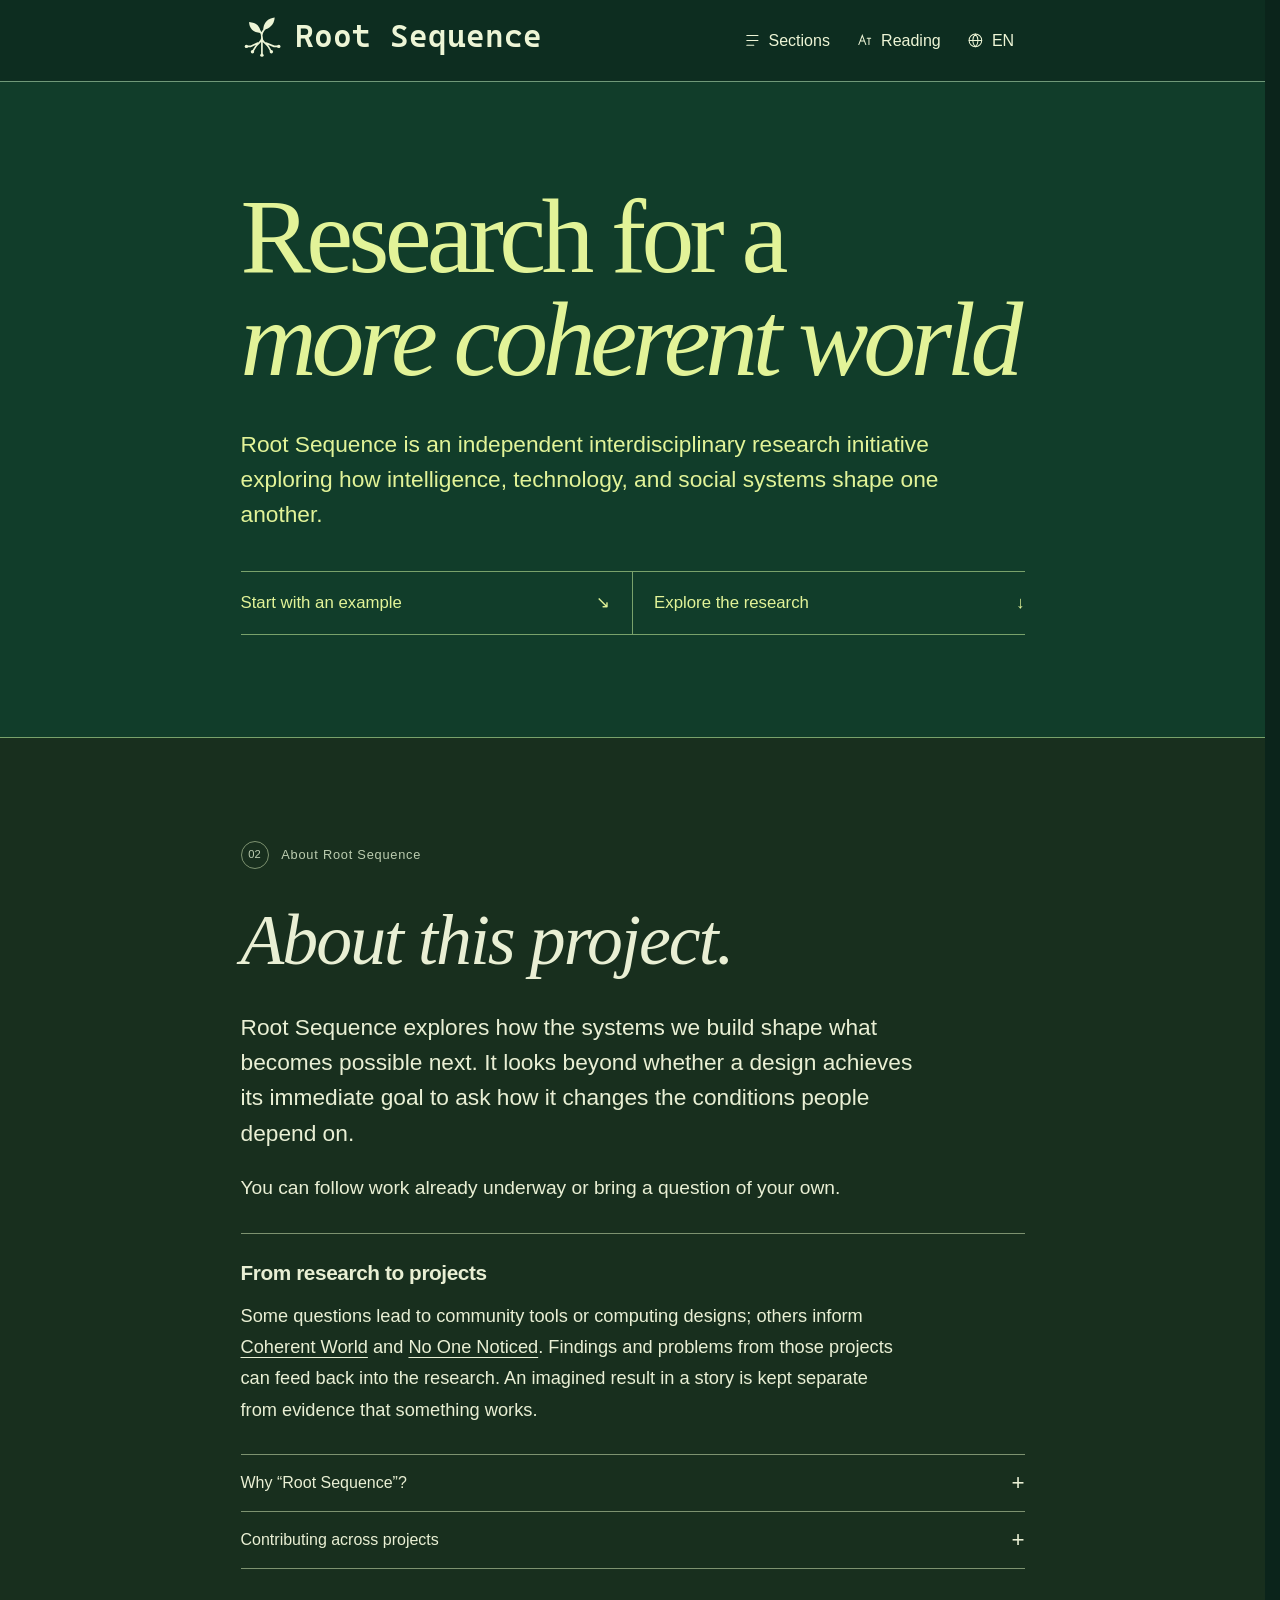
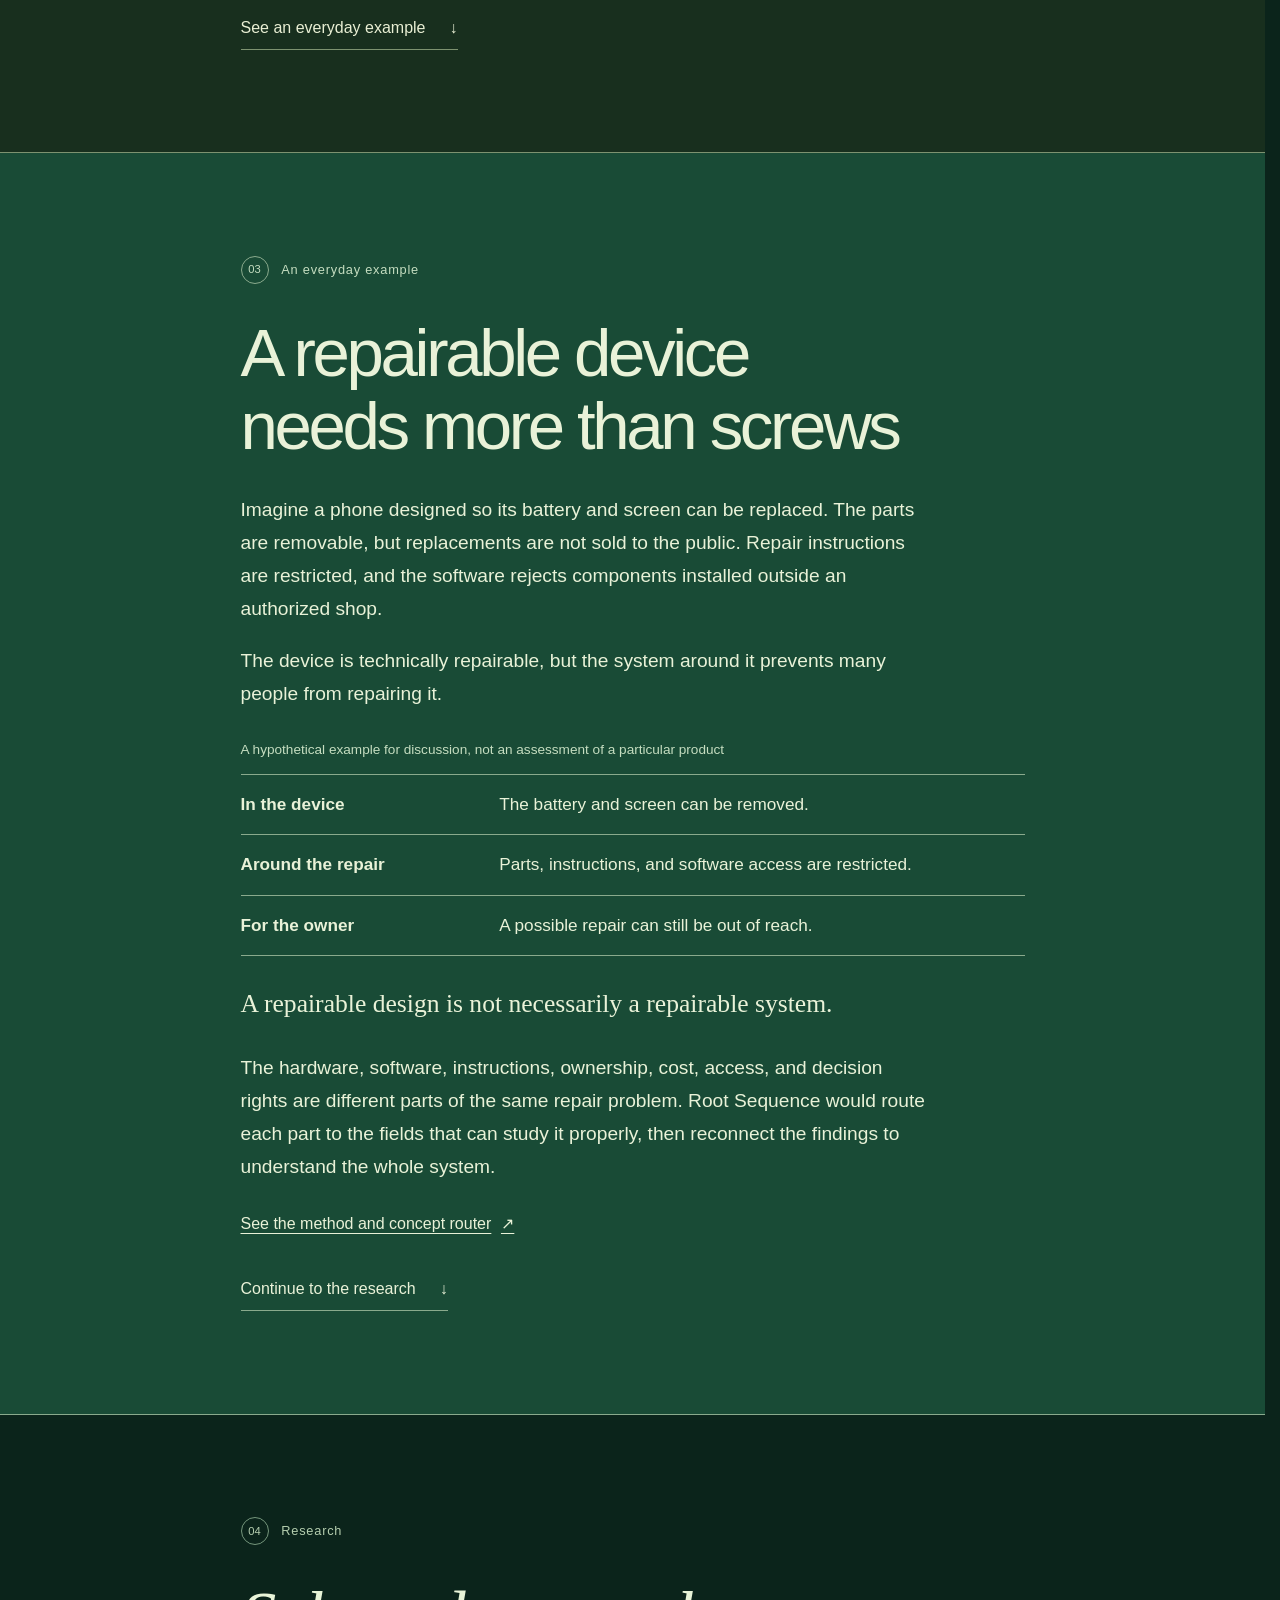
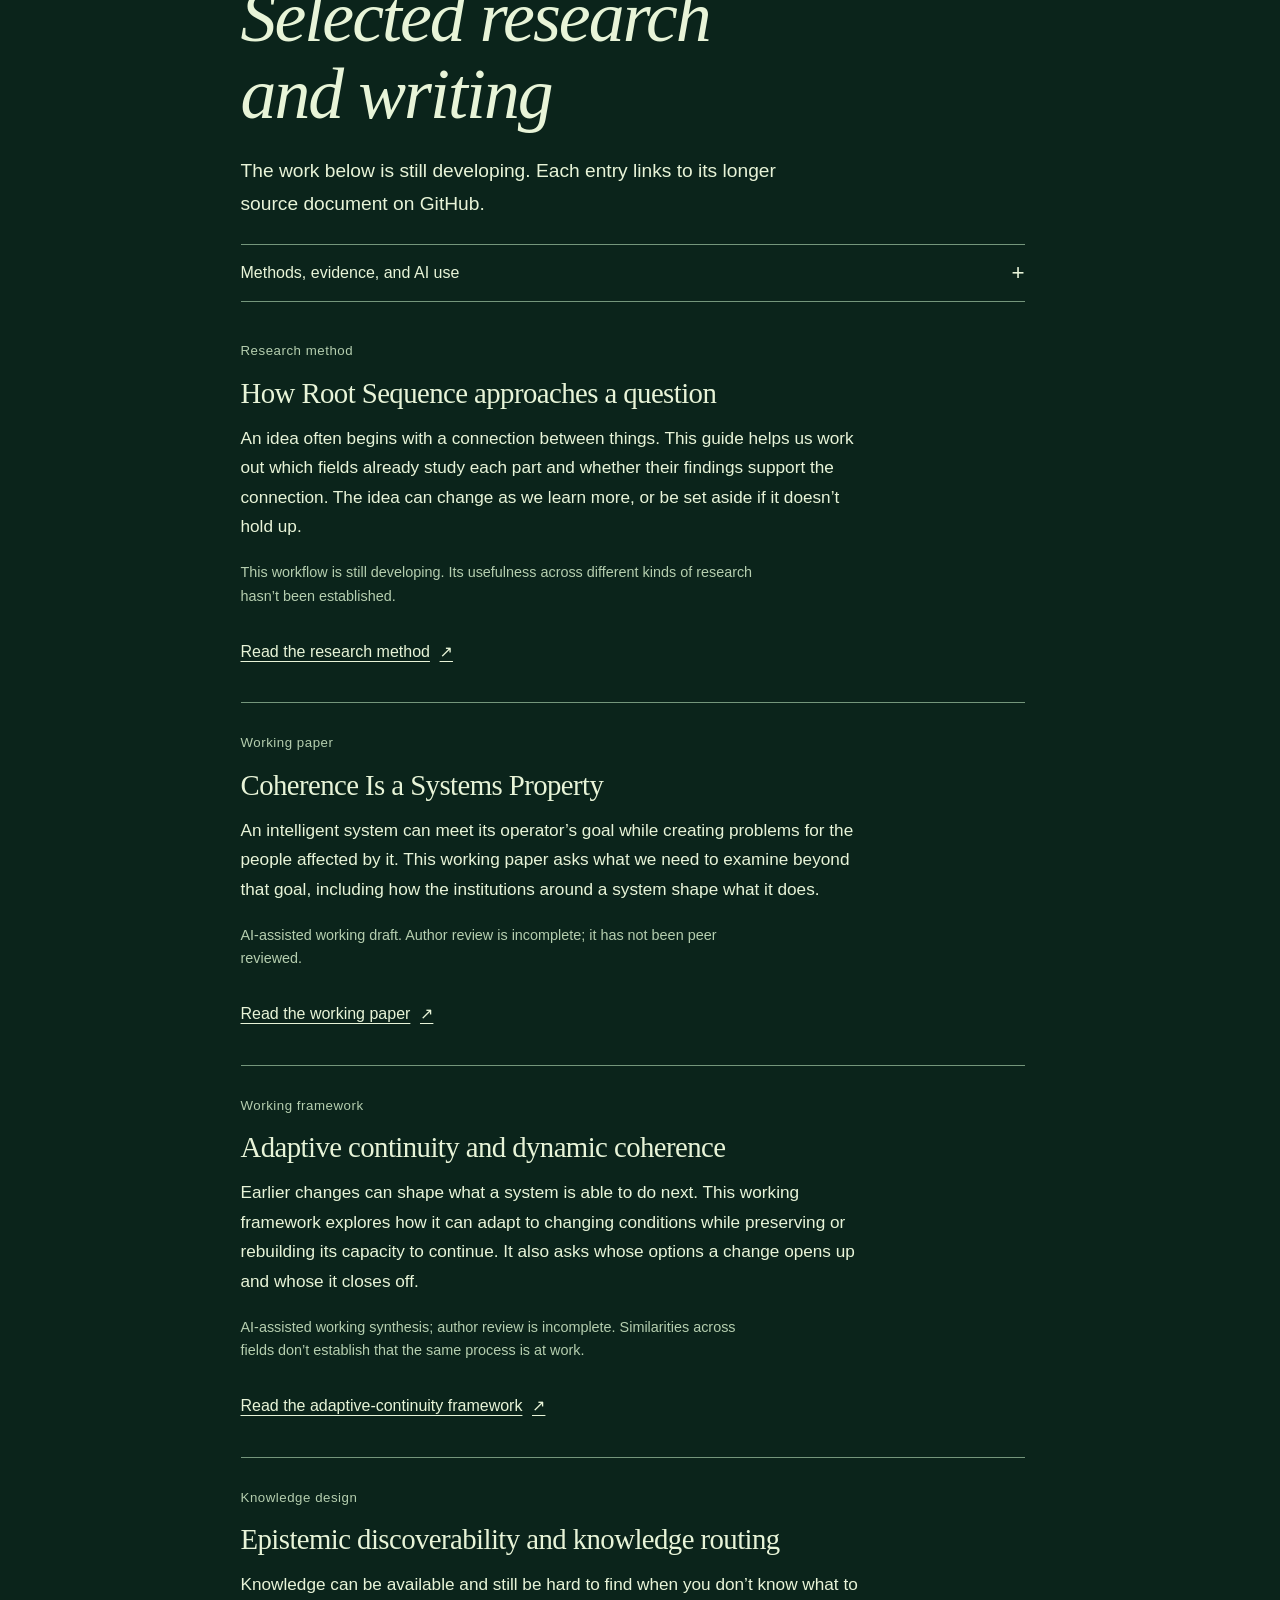
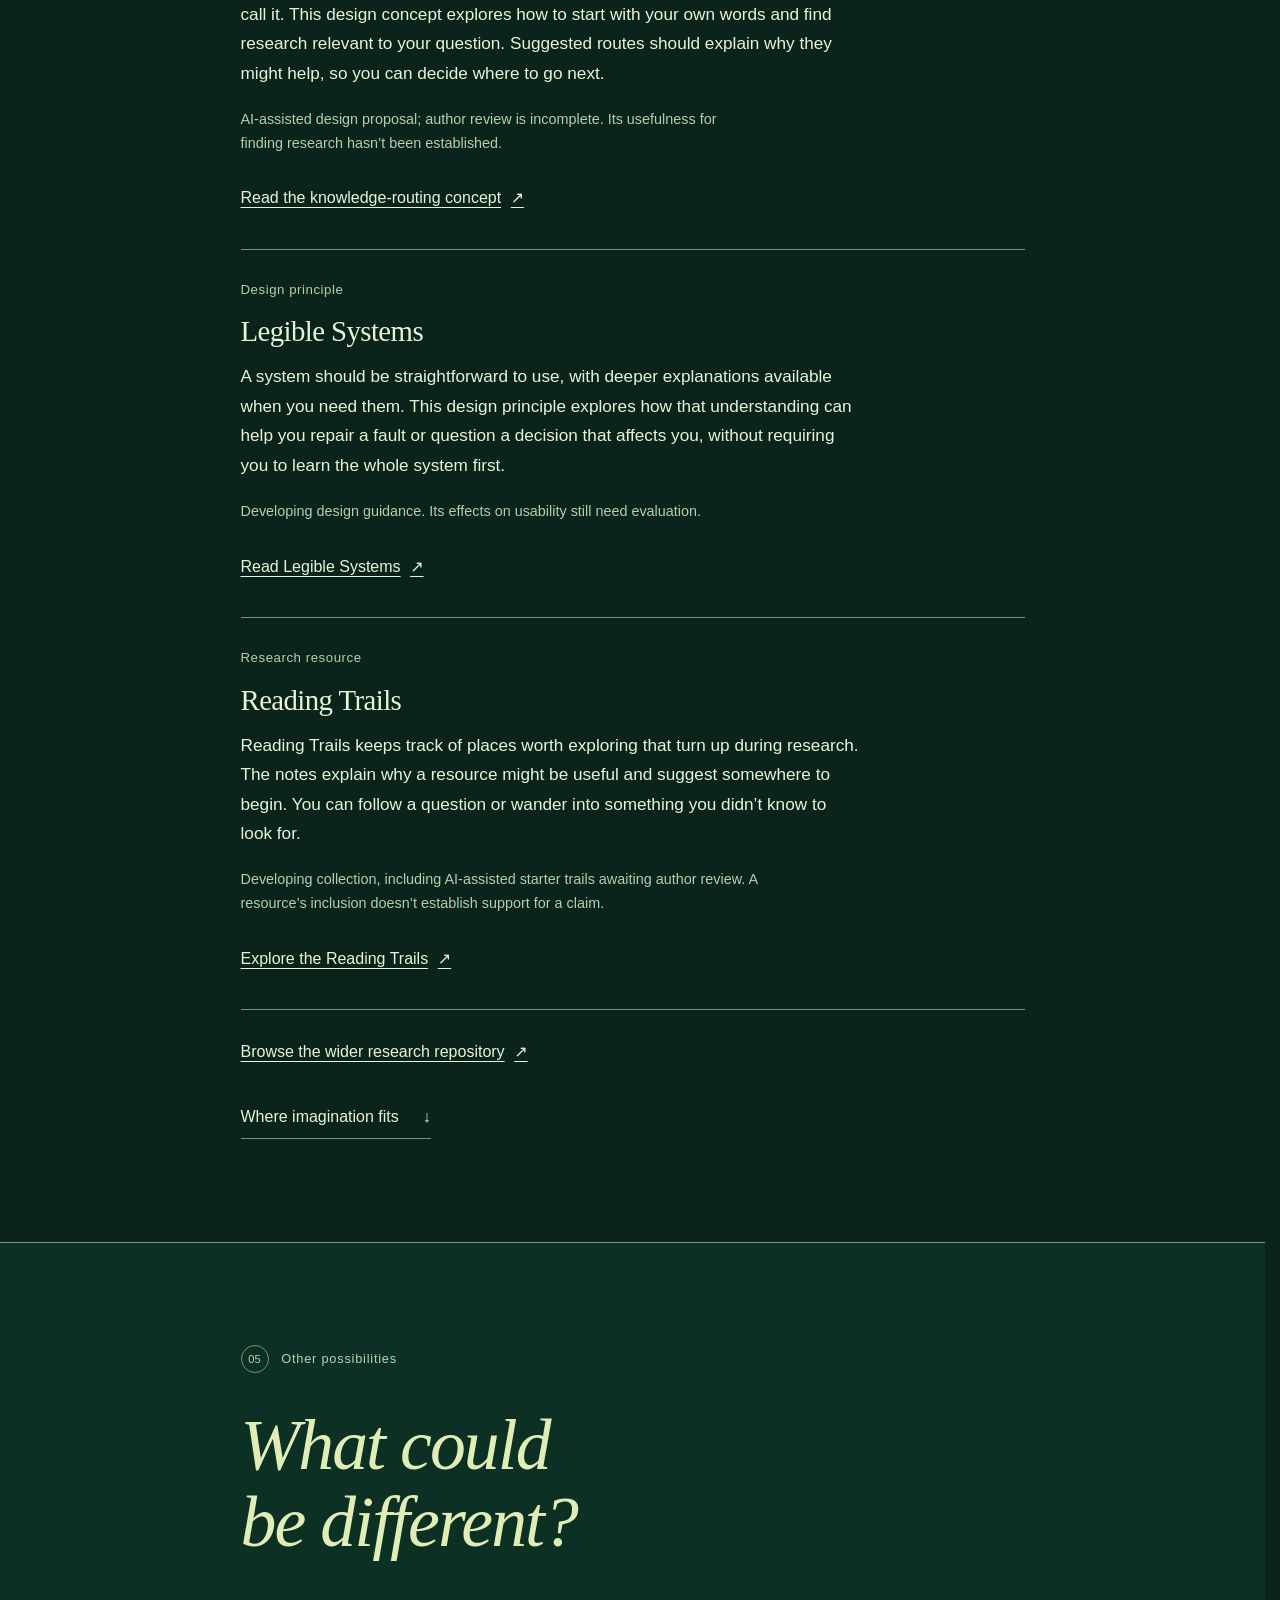
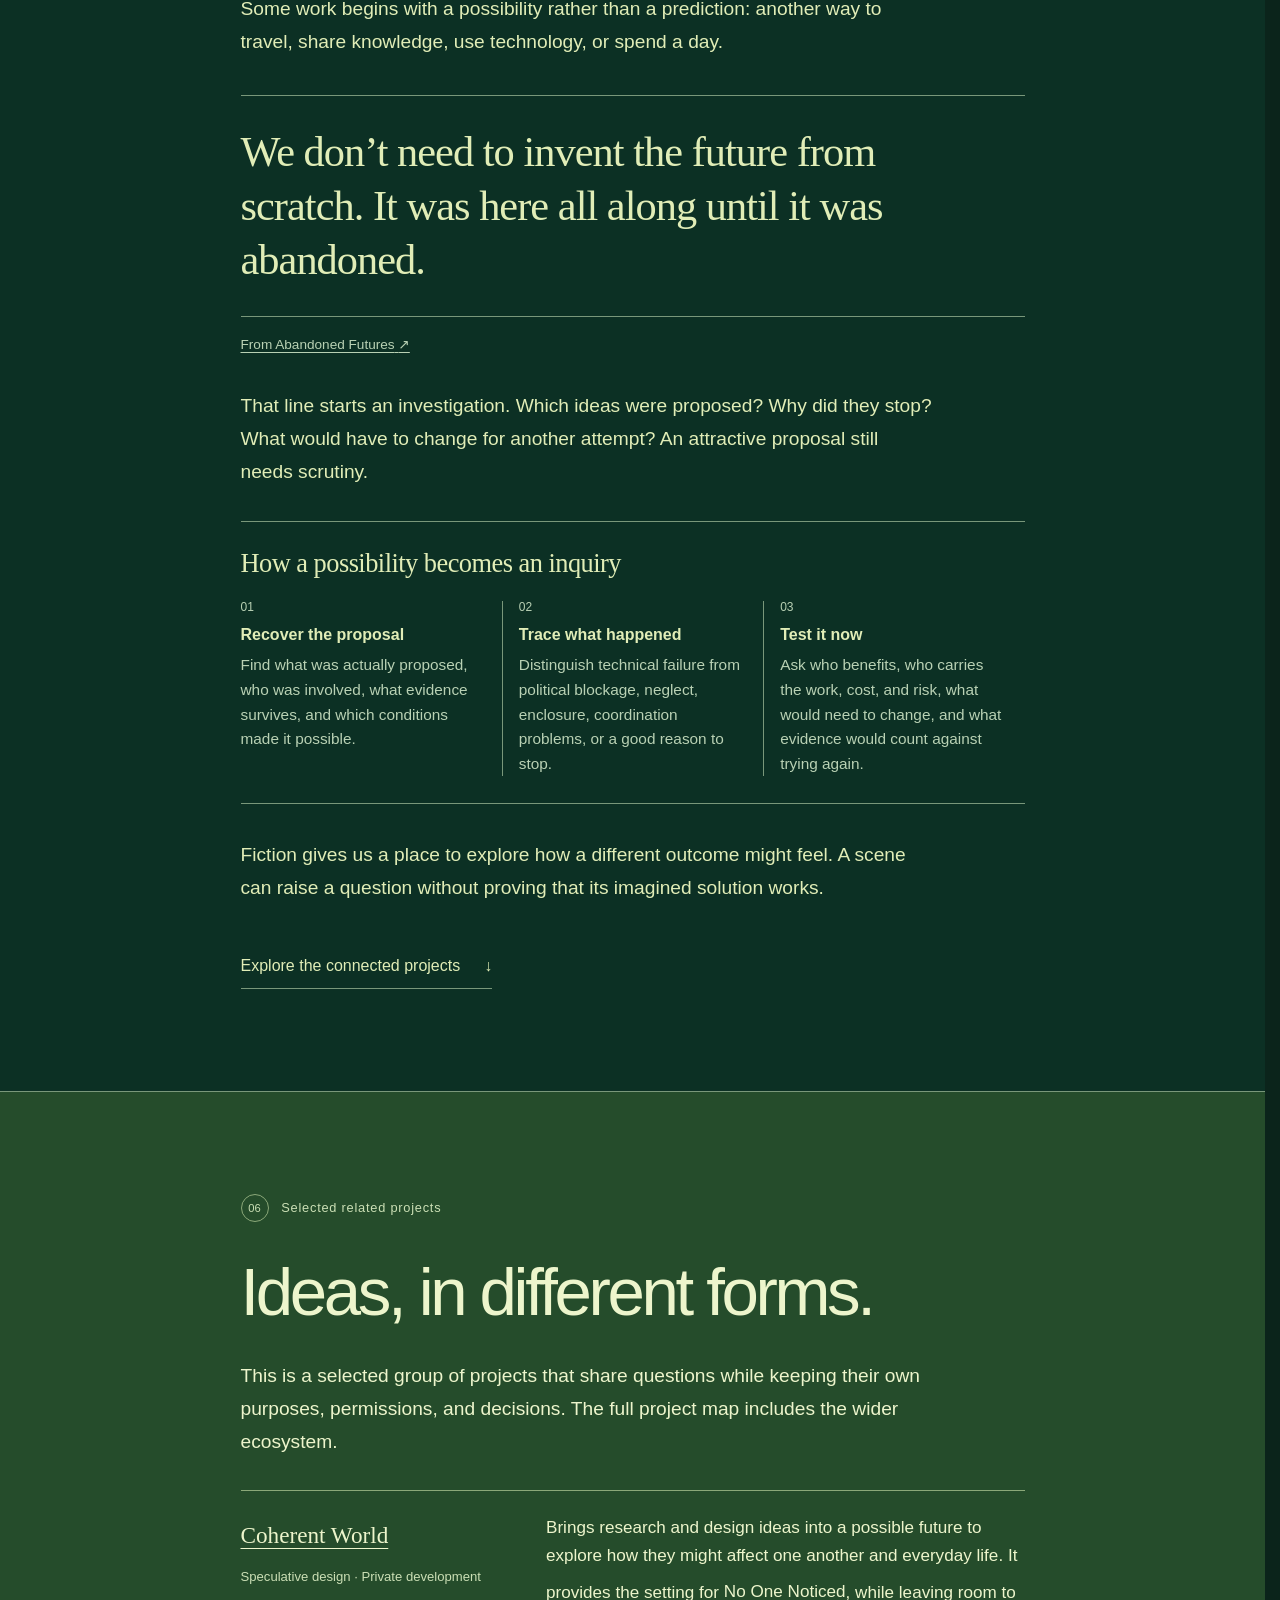
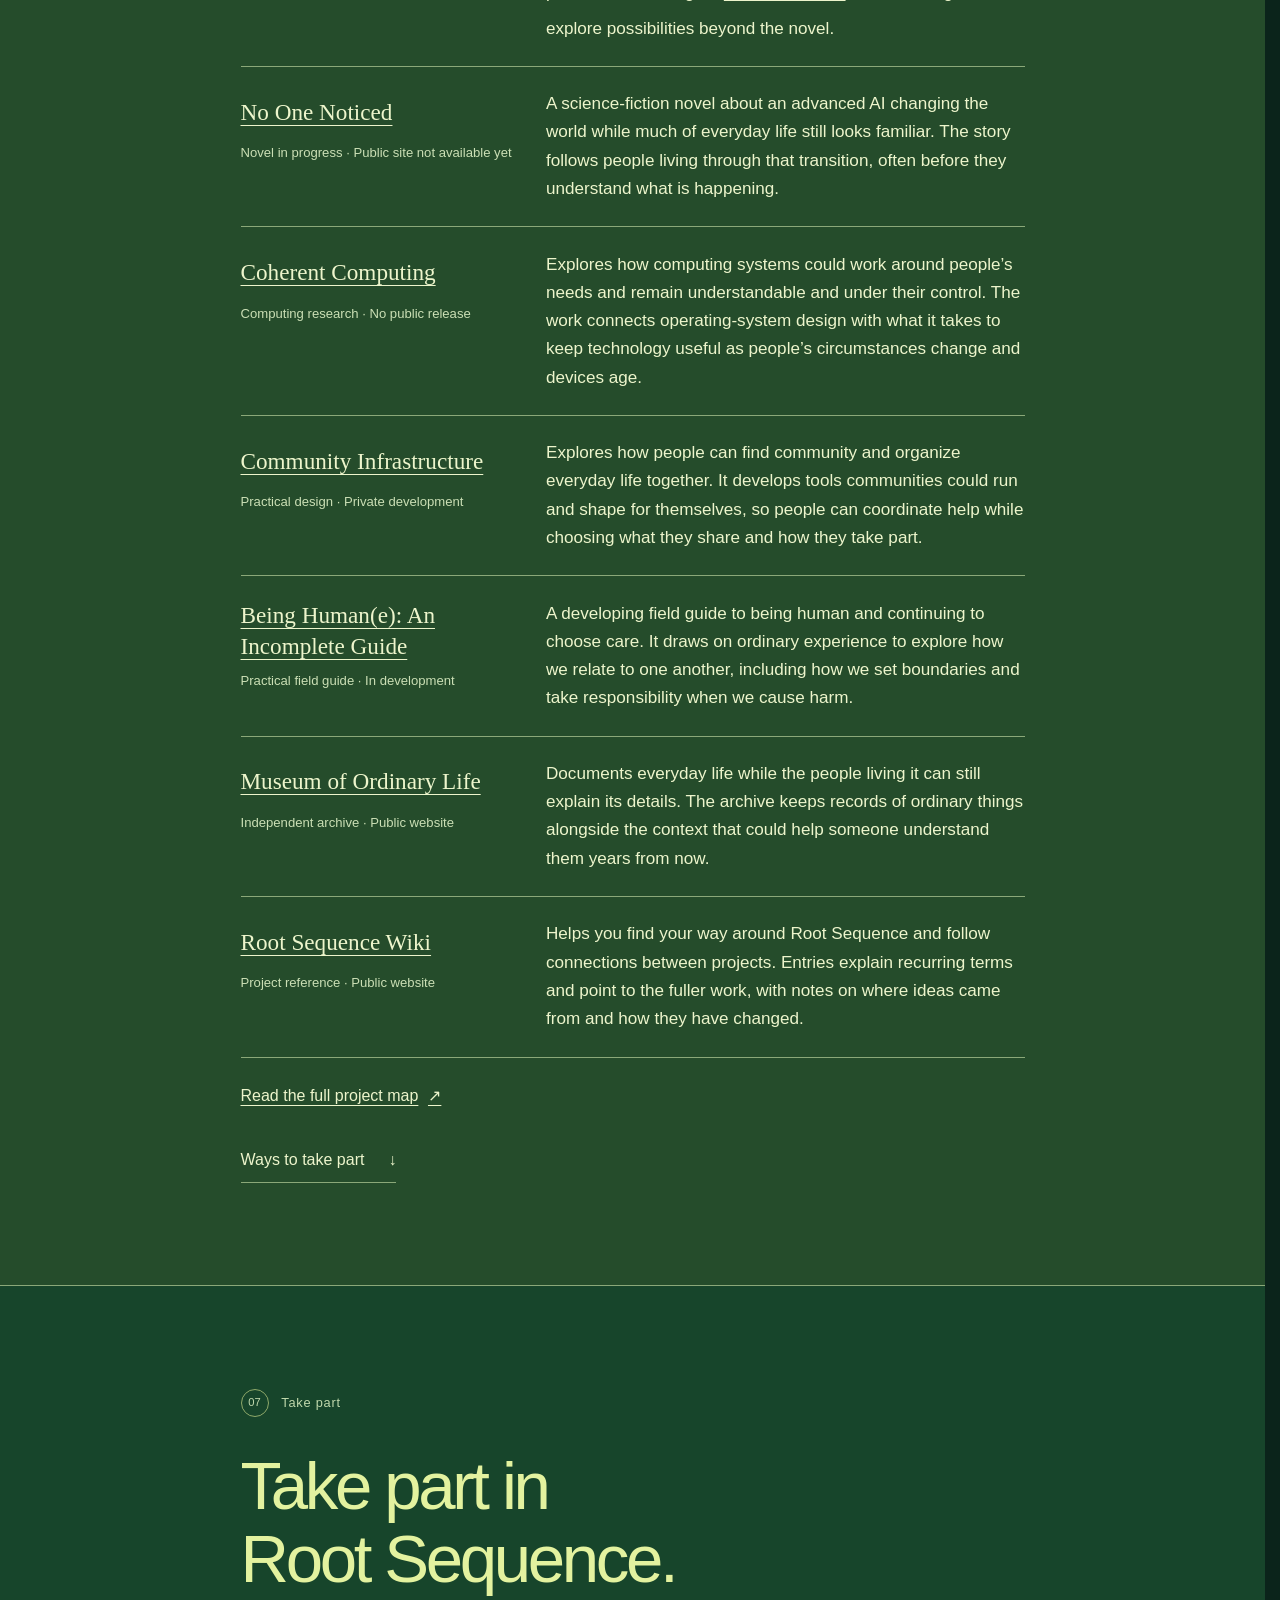
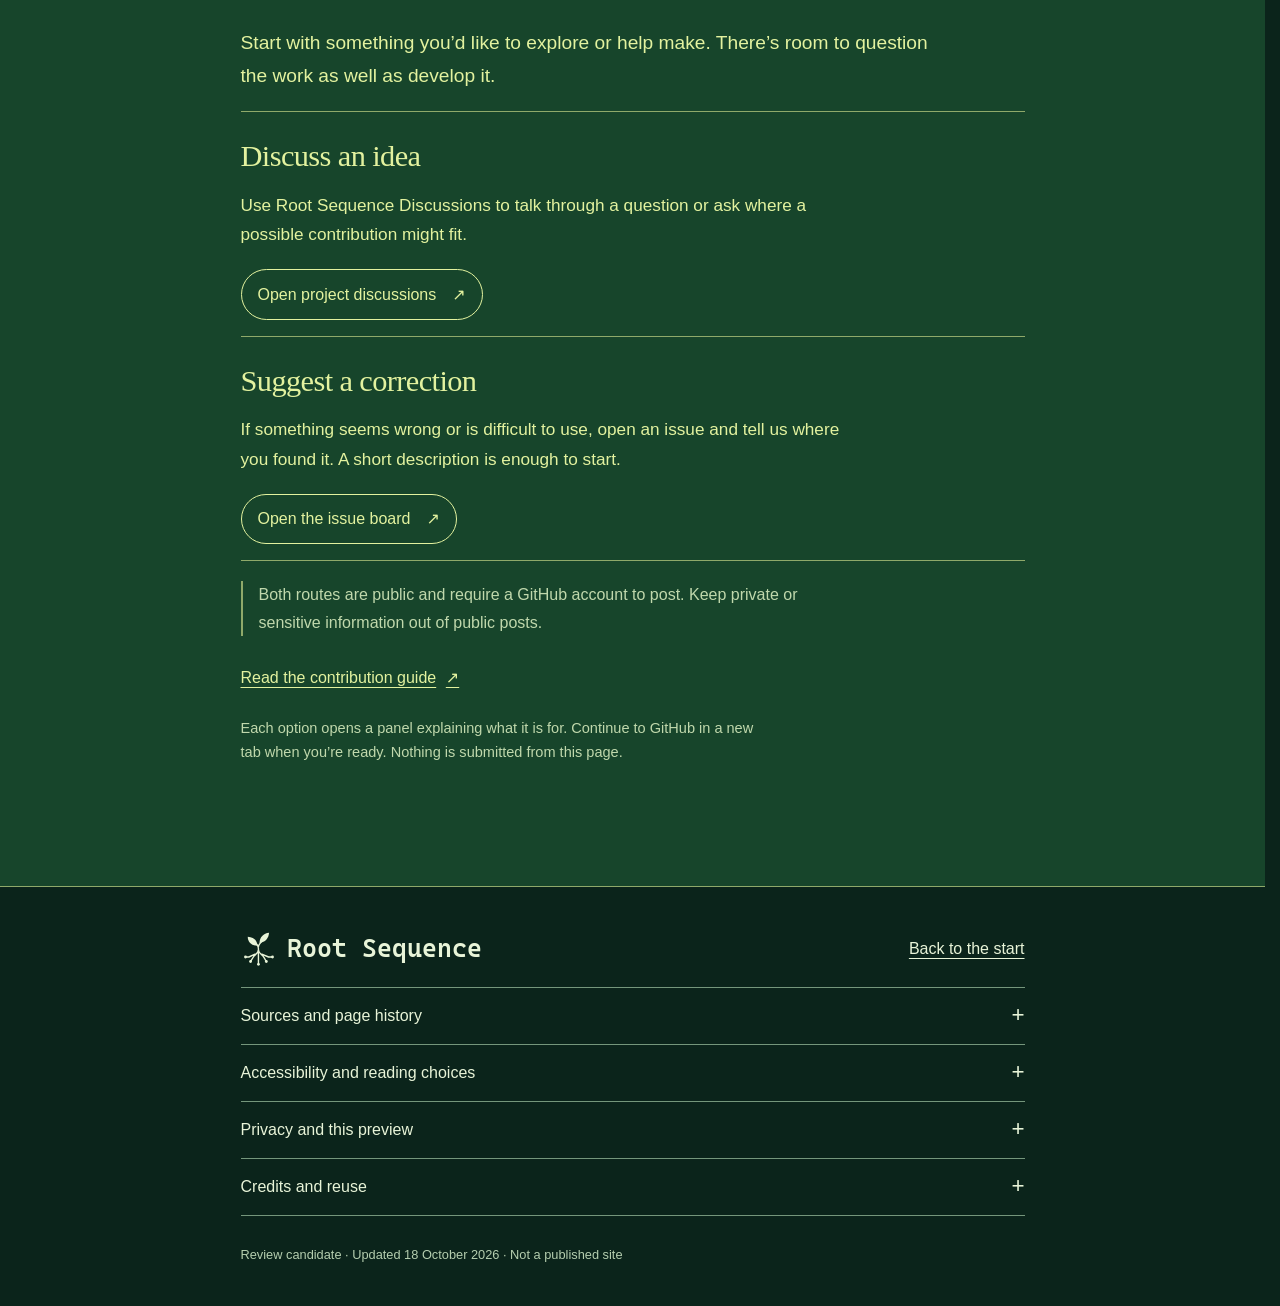
<file: site/index.html>
<!DOCTYPE html>

<html dir="ltr" lang="en">
<head>
<meta charset="utf-8"/>
<meta content="width=device-width, initial-scale=1, viewport-fit=cover" name="viewport"/>
<meta content="dark" name="color-scheme"/>
<meta content="noindex,nofollow" name="robots"/>
<meta content="no-referrer" name="referrer"/>
<meta content="default-src 'none'; script-src 'sha256-EIQp+0aXkYPToaybz0APVxe3RTOD1RHLJfRZ9XgUvlg='; style-src 'unsafe-inline'; font-src data:; img-src data:; connect-src 'none'; base-uri 'none'; form-action 'none'; object-src 'none'" http-equiv="Content-Security-Policy"/>
<title>Root Sequence · Research for a more coherent world</title>
<meta content="Root Sequence is an independent interdisciplinary research initiative exploring how intelligence, technology, and social systems shape one another." name="description"/>
<link href="https://rootsequence.systems/" rel="canonical"/>
<meta content="website" property="og:type"/>
<meta content="Root Sequence" property="og:site_name"/>
<meta content="Root Sequence · Research for a more coherent world" property="og:title"/>
<meta content="Root Sequence is an independent interdisciplinary research initiative exploring how intelligence, technology, and social systems shape one another." property="og:description"/>
<meta content="https://rootsequence.systems/" property="og:url"/>
<meta content="en_US" property="og:locale"/>
<meta content="summary" name="twitter:card"/>
<meta content="Root Sequence · Research for a more coherent world" name="twitter:title"/>
<meta content="Root Sequence is an independent interdisciplinary research initiative exploring how intelligence, technology, and social systems shape one another." name="twitter:description"/>
<meta content="#0b241b" name="theme-color"/>
<link rel="icon" href="data:image/svg+xml,%3Csvg%20xmlns%3D%22http%3A%2F%2Fwww.w3.org%2F2000%2Fsvg%22%20viewBox%3D%220%200%2080%2080%22%3E%3Crect%20width%3D%2280%22%20height%3D%2280%22%20rx%3D%2216%22%20fill%3D%22%23113d2a%22%2F%3E%3Cg%20transform%3D%22translate%288%205%29%22%20color%3D%22%23e2f398%22%3E%3Cg%20fill%3D%22currentColor%22%3E%3Cpath%20d%3D%22M29%2028C18%2028%2012%2021%2012%2012C23%2013%2029%2019%2029%2028Z%22%2F%3E%3Cpath%20d%3D%22M33%2023C33%2013%2040%206%2050%205C49%2015%2043%2022%2033%2023Z%22%2F%3E%3C%2Fg%3E%3Cg%20fill%3D%22none%22%20stroke%3D%22currentColor%22%20stroke-width%3D%222.5%22%20stroke-linecap%3D%22round%22%20stroke-linejoin%3D%22round%22%3E%3Cpath%20d%3D%22M24%2022C29%2025%2031%2028%2031%2034V39M31%2030C31%2026%2034%2023%2038%2019%22%2F%3E%3Cpath%20d%3D%22M31%2036C31%2041%2025%2043%2022%2048L17%2056M31%2039V61M31%2036C31%2041%2038%2044%2041%2049L45%2056M25%2043L14%2048H8M37%2043L49%2048H56%22%2F%3E%3C%2Fg%3E%3Cg%20fill%3D%22currentColor%22%3E%3Ccircle%20cx%3D%228%22%20cy%3D%2248%22%20r%3D%222.5%22%2F%3E%3Ccircle%20cx%3D%2217%22%20cy%3D%2256%22%20r%3D%222.5%22%2F%3E%3Ccircle%20cx%3D%2231%22%20cy%3D%2261%22%20r%3D%222.5%22%2F%3E%3Ccircle%20cx%3D%2245%22%20cy%3D%2256%22%20r%3D%222.5%22%2F%3E%3Ccircle%20cx%3D%2256%22%20cy%3D%2248%22%20r%3D%222.5%22%2F%3E%3C%2Fg%3E%3C%2Fg%3E%3C%2Fsvg%3E">
<style>@font-face{font-family:"Cascadia Mono RS";src:url([data-uri]) format("woff2");font-style:normal;font-weight:600;font-display:swap}:root{color-scheme:dark;--page:#0b241b;--ink:#e8f4d8;--muted:#b5ceaf;--rule:#75967c;--link:#d2ec99;--surface:#0d2d20;--surface-ink:#edf5d6;--surface-sub:#bfdbb8;--surface-line:#709979;--surface-highlight:#244e2d;--hero:#113d2a;--hero-ink:#e2f398;--hero-sub:#c1dcb5;--hero-line:#79a26b;--mint:#194b36;--mint-ink:#e9f2d8;--mint-sub:#c5ddc0;--mint-line:#8aaa8d;--paper:#0b241b;--paper-ink:#e8f4d8;--paper-sub:#b5ceaf;--paper-line:#75967c;--forest:#0c3024;--forest-ink:#e1edb7;--forest-sub:#b9d1b4;--forest-line:#79977a;--fern:#254c2b;--fern-ink:#edf5cc;--fern-sub:#cbdfb5;--fern-line:#8ba879;--about:#182f1e;--about-ink:#e9efd4;--about-sub:#bccdb0;--about-line:#7d9270;--contact:#17452b;--contact-ink:#e3f29f;--contact-sub:#c0d8ac;--contact-line:#8fa96a;--sans:Arial,Helvetica,system-ui,sans-serif;--serif:Georgia,'Times New Roman',serif;--measure:49rem;--gutter:clamp(1.2rem,5vw,3rem);--header-space:5.1rem;--dock-space:0px;--viewport-height:100dvh;--body-size:1.2rem}
*{box-sizing:border-box}html{font-size:100%;scroll-behavior:auto;scroll-padding-block-start:calc(var(--header-space) + 1.1rem);scroll-padding-block-end:calc(var(--dock-space) + 1rem)}body{margin:0;background:var(--page);color:var(--ink);font:var(--body-size)/1.72 var(--sans);overflow-wrap:break-word;text-align:start;-webkit-text-size-adjust:100%}[hidden]{display:none!important}a{color:inherit;text-underline-offset:.22em;text-decoration-thickness:1px;overflow-wrap:anywhere}a:hover{text-decoration-thickness:2px}button,input,select{font:inherit}button,select{color:inherit}a,button,input,select,summary{touch-action:manipulation}button{cursor:pointer}button,select,summary{min-height:2.75rem}input{accent-color:var(--surface-ink)}:where(a,button,input,select,summary):focus-visible{outline:3px solid currentColor;outline-offset:4px}h1:focus,h2:focus,h3:focus{outline:none}h1:focus-visible,h2:focus-visible,h3:focus-visible{outline:2px solid currentColor;outline-offset:8px}.sr-only{position:absolute;width:1px;height:1px;padding:0;margin:-1px;overflow:hidden;clip-path:inset(50%);white-space:nowrap;border:0}.skip{position:fixed;inset-block-start:.5rem;inset-inline-start:.75rem;padding:.7rem 1rem;background:var(--surface);color:var(--surface-ink);border:2px solid currentColor;z-index:100;transform:translateY(-180%)}.skip:focus{transform:none}.nowrap{white-space:nowrap}::selection{background:#bce971;color:#102d1e}
.site-header{background:var(--surface);color:var(--surface-ink);border-bottom:1px solid var(--surface-line);z-index:40;position:relative}.js .site-header{position:sticky;top:0}.header-inner{max-width:calc(var(--measure) + 2 * var(--gutter));margin-inline:auto;padding:.7rem var(--gutter);min-height:5rem;display:flex;align-items:center;justify-content:space-between;gap:1rem;position:relative}.brand{display:inline-flex;align-items:center;gap:.7rem;text-decoration:none;font-weight:600;letter-spacing:-.04em;font-size:1.2rem;min-height:2.75rem;flex-shrink:0}.preview-badge{font:normal .75rem/1.4 var(--sans);letter-spacing:.02em;color:var(--surface-sub);padding:.2rem .5rem;border:1px solid var(--surface-line);border-radius:1rem;margin-inline-start:.5rem}.controls{display:flex;align-items:center;gap:.35rem;font:1rem/1.45 var(--sans);color:var(--surface-ink)}.menu{position:static;min-width:0}.menu>summary{display:flex;align-items:center;justify-content:center;gap:.5rem;padding:.5rem .65rem;cursor:pointer;list-style:none;min-height:2.9rem;border-radius:.45rem;white-space:nowrap}.menu>summary::-webkit-details-marker{display:none}.menu>summary:hover,.menu[open]>summary{background:var(--surface-highlight)}.menu[open]>summary{box-shadow:inset 0 -2px var(--surface-ink)}.menu>summary svg{width:1.05rem;height:1.05rem;flex-shrink:0}.panel{position:absolute;inset-block-start:calc(100% + .4rem);inset-inline-end:var(--gutter);width:25rem;max-width:calc(100vw - 2 * var(--gutter));max-height:calc(var(--viewport-height) - var(--header-space) - 2rem);overflow-y:auto;overscroll-behavior:contain;padding:1.2rem 1.35rem 1.35rem;border:1px solid var(--surface-line);background:var(--surface);color:var(--surface-ink);box-shadow:0 12px 38px #071b1a24;border-radius:.8rem;scrollbar-gutter:stable}.panel-head{display:flex;align-items:center;justify-content:space-between;gap:1rem;border-bottom:1px solid var(--surface-line);margin-block-end:1rem;padding-block-end:.55rem}.panel-head h2{font:bold 1rem/1.4 var(--sans);margin:0;letter-spacing:0}.close{padding:.45rem .65rem;border:1px solid var(--surface-line);background:transparent;border-radius:.35rem;display:flex;align-items:center;gap:.4rem;min-height:2.75rem;font-size:.87rem}.panel p{font-size:.9rem;line-height:1.6;color:var(--surface-sub);margin:0 0 1rem}.contents ol{list-style:none;padding:0;margin:0}.contents a{min-height:2.9rem;padding:.65rem .1rem;display:flex;align-items:center;gap:1rem;text-decoration:none;border-bottom:1px solid var(--surface-line)}.contents a .number{font-size:.75rem;font-variant-numeric:tabular-nums;color:var(--surface-sub);width:1.5rem;flex-shrink:0}.contents a[aria-current='location']{font-weight:700}.contents a[aria-current='location']::after{content:'●';font-size:.6rem;margin-inline-start:auto}.contents a:hover span:last-of-type{text-decoration:underline}.settings fieldset{border:0;padding:0;margin:0 0 1rem;min-width:0}.settings legend{padding:0;margin:0 0 .6rem;font-weight:600;font-size:.95rem}.setting-row{display:flex;align-items:center;gap:.7rem;min-height:2.95rem;padding:.5rem 0;cursor:pointer;border-top:1px solid var(--surface-line);font-size:.95rem}.setting-row input{width:1.1rem;height:1.1rem;flex-shrink:0}.panel .preferences-note{font-size:.8rem;margin-top:1.1rem}.text-button{border:0;background:transparent;text-decoration:underline;text-underline-offset:.2em;padding:.45rem .1rem;font-size:.9rem}.language-controls label{display:block;font-weight:600;margin-bottom:.65rem}.language-controls select{width:100%;padding:.65rem;border:1px solid var(--surface-line);border-radius:.35rem;background:var(--surface);min-width:0;font:1rem/1.5 var(--sans);height:auto}.apply{display:block;width:100%;padding:.65rem .9rem;background:var(--surface-ink);color:var(--surface);border:1px solid var(--surface-ink);border-radius:.35rem;font-size:.95rem;margin:.9rem 0 1.1rem}.language-controls .translation-note{border-top:1px solid var(--surface-line);padding-top:.9rem;font-size:.83rem}.language-notice{max-width:var(--measure);margin:0 auto;padding:1rem var(--gutter);font-size:.88rem;color:var(--muted)}.nojs{padding:1rem var(--gutter);font-size:1rem;max-width:var(--measure);margin:auto}
.chapter{background:var(--bg);color:var(--fg);padding:clamp(4rem,8vw,6.4rem) var(--gutter);border-bottom:1px solid var(--line);--bg:var(--paper);--fg:var(--paper-ink);--sub:var(--paper-sub);--line:var(--paper-line)}.hero{--bg:var(--hero);--fg:var(--hero-ink);--sub:var(--hero-sub);--line:var(--hero-line)}.mint{--bg:var(--mint);--fg:var(--mint-ink);--sub:var(--mint-sub);--line:var(--mint-line)}.forest{--bg:var(--forest);--fg:var(--forest-ink);--sub:var(--forest-sub);--line:var(--forest-line)}.fern{--bg:var(--fern);--fg:var(--fern-ink);--sub:var(--fern-sub);--line:var(--fern-line)}.about{--bg:var(--about);--fg:var(--about-ink);--sub:var(--about-sub);--line:var(--about-line)}.contact{--bg:var(--contact);--fg:var(--contact-ink);--sub:var(--contact-sub);--line:var(--contact-line)}:root[data-quiet='true'] .chapter{--bg:var(--page);--fg:var(--ink);--sub:var(--muted);--line:var(--rule)}.reading-column{max-width:var(--measure);margin-inline:auto;min-width:0}.chapter-label{font:normal .8rem/1.7 var(--sans);letter-spacing:.06em;margin:0 0 2.1rem;display:flex;align-items:center;gap:.8rem;color:var(--sub)}.chapter-label .number{font-variant-numeric:tabular-nums;border:1px solid var(--line);border-radius:50%;width:1.75rem;height:1.75rem;display:inline-flex;align-items:center;justify-content:center;flex-shrink:0;font-size:.7rem;letter-spacing:0}.hero .eyebrow{font-size:.77rem;letter-spacing:.1em;text-transform:uppercase;color:var(--sub);margin:0 0 2rem}h1,h2,h3,p{margin-top:0}h1{font:normal clamp(3.5rem,8.8vw,6.6rem)/.98 var(--serif);letter-spacing:-.045em;margin-bottom:2.2rem}h1 span,h1 em{display:block}h1 em{font-weight:400;letter-spacing:-.05em}h2{font:500 clamp(2.65rem,5.3vw,4.2rem)/1.08 var(--sans);letter-spacing:-.05em;margin-bottom:1.9rem;max-width:18ch;text-wrap:balance}h2.literary{font-family:var(--serif);font-style:italic;letter-spacing:-.027em;font-weight:400;font-size:clamp(2.9rem,5.6vw,4.5rem)}h3{font-size:1.3rem;line-height:1.4;letter-spacing:-.02em;font-weight:600;margin-bottom:.8rem}p{margin-bottom:1.2rem;max-width:65ch}.lede{font-size:1.42rem;line-height:1.55;max-width:54ch;margin-bottom:1.25rem}.subtle{color:var(--sub)}.hero p:not(.eyebrow){max-width:58ch}.hero-actions{display:flex;flex-wrap:wrap;align-items:center;gap:.45rem 1.5rem;margin:1.9rem 0 2rem}.button-link{min-height:3rem;display:inline-flex;align-items:center;justify-content:space-between;gap:2rem;border:1px solid var(--fg);padding:.65rem 1rem;background:var(--fg);color:var(--bg);text-decoration:none;border-radius:2rem;font-size:1rem}.button-link:hover{background:var(--bg);color:var(--fg)}.inline-action{min-height:2.75rem;display:inline-flex;align-items:center;font-size:1rem;text-decoration-thickness:1px}.arrow{font-family:var(--sans);font-style:normal;flex-shrink:0}.next{display:inline-flex;align-items:center;justify-content:space-between;gap:1.5rem;min-height:2.75rem;padding:.5rem 0;border-bottom:1px solid var(--line);text-decoration:none;font-size:1rem;margin-top:1.3rem}.next:hover{border-color:currentColor}.source-link{min-height:2.75rem;display:inline-flex;align-items:center;gap:.6rem;font-size:1rem}.fine{font-size:.91rem;line-height:1.65;color:var(--sub)}
.example-table{width:100%;border-collapse:collapse;font-size:1.075rem;line-height:1.6;table-layout:fixed;margin:1.8rem 0 1.3rem}.example-table caption{text-align:start;font-size:.85rem;color:var(--sub);padding-bottom:.8rem}.example-table th,.example-table td{text-align:start;vertical-align:top;border-top:1px solid var(--line);border-bottom:1px solid var(--line);padding:1rem 0;overflow-wrap:anywhere}.example-table th{width:33%;font-weight:600;padding-inline-end:1.3rem}.example-table td{width:67%}.pull-line{font:normal 1.6rem/1.45 var(--serif);margin:1.8rem 0}.reading-list{list-style:none;padding:0;margin:2.3rem 0 0}.reading-list>li{border-top:1px solid var(--line);padding:1.8rem 0}.reading-list>li:last-child{border-bottom:1px solid var(--line)}.entry-type{font-size:.83rem;letter-spacing:.04em;color:var(--sub);margin:0 0 .8rem}.reading-list h3{font:normal 1.8rem/1.25 var(--serif);margin-bottom:.75rem}.reading-list p:not(.entry-type){font-size:1.075rem}.reading-list .fine{font-size:.9rem!important}.reading-list .source-link{margin-top:.1rem}.quote{padding:1.8rem 0;margin:2.3rem 0 1rem;border-block:1px solid var(--line)}.quote p{font:normal clamp(1.9rem,4vw,2.65rem)/1.28 var(--serif);letter-spacing:-.023em;margin:0;max-width:31ch}.quote-source{font-size:.85rem;color:var(--sub);margin:0 0 2rem}.project-list{margin:2rem 0 1rem}.project-item{display:grid;grid-template-columns:minmax(0,1fr) minmax(0,1.7fr);gap:1.5rem;border-top:1px solid var(--line);padding:1.45rem 0}.project-item:last-child{border-bottom:1px solid var(--line)}.project-item dt{font:normal 1.45rem/1.35 var(--serif)}.project-item dd{margin:0;font-size:1.07rem;line-height:1.65}.project-item small{display:block;font:normal .82rem/1.6 var(--sans);color:var(--sub);margin-top:.5rem}.contact-route{border-top:1px solid var(--line);padding:1.65rem 0 1rem}.contact-route h3{font:normal 1.9rem/1.2 var(--serif);margin-bottom:1rem}.contact-route p{font-size:1.075rem}.contact-route .button-link{background:transparent;color:var(--fg);gap:1rem}.contact-route .button-link:hover{background:var(--fg);color:var(--bg)}.contact-route:last-of-type{border-bottom:1px solid var(--line);margin-bottom:1rem}.contact .fine{margin-top:1rem}.small-caps{font-size:.8rem;letter-spacing:.04em}
footer{background:var(--page);color:var(--ink);padding:2.5rem var(--gutter) calc(2.5rem + var(--dock-space));font-size:1rem}.footer-top{display:flex;flex-wrap:wrap;justify-content:space-between;align-items:center;gap:.75rem 2rem;padding-bottom:1rem}.footer-brand{font-weight:600;font-size:1.2rem;letter-spacing:-.025em}.footer-top p{margin:.25rem 0;color:var(--muted);font-size:.9rem}.footer-link{min-height:2.75rem;display:inline-flex;align-items:center;gap:.5rem}.content-disclosure ol{padding-inline-start:1.35rem}.content-disclosure li{margin-bottom:1.2rem}.content-disclosure li p{margin-bottom:.4rem}.footer-note{margin:1.8rem 0 0;font-size:.8rem;color:var(--muted)}:root[data-large='true']{--body-size:1.4rem}:root[data-large='true'] .lede{font-size:1.65rem}:root[data-large='true'] .reading-list p:not(.entry-type),:root[data-large='true'] .project-item dd,:root[data-large='true'] .contact-route p,:root[data-large='true'] .example-table{font-size:1.3rem}
:lang(ar){--serif:Georgia,'Times New Roman',serif;--sans:Tahoma,Arial,sans-serif}:lang(ar) h1{line-height:1.28;letter-spacing:0}:lang(ar) h2{letter-spacing:0;line-height:1.35}:lang(ar) h2.literary,:lang(ar) h1 em{font-style:normal;letter-spacing:0}:lang(ar) .eyebrow,:lang(ar) .chapter-label,:lang(ar) .entry-type{letter-spacing:0}:lang(ar) .brand{letter-spacing:-.035em;font-family:Arial,sans-serif}:lang(ar) h1{font-size:clamp(3.5rem,7vw,5.5rem)}:lang(ar) .arrow.horizontal{transform:scaleX(-1)}bdi{unicode-bidi:isolate}body[data-menu-open] .controls{z-index:60}
@media(max-width:50rem){:root{--body-size:1.125rem;--header-space:0px}.js .site-header{position:relative}.header-inner{padding:.9rem var(--gutter);min-height:4.5rem}.preview-badge{display:none}.lede{font-size:1.3rem}h1{font-size:clamp(3.1rem,10vw,5rem);line-height:1.06}h2{font-size:clamp(2.4rem,7vw,3.6rem)}h2.literary{font-size:clamp(2.6rem,7.5vw,3.9rem)}.hero{padding-top:3.4rem}.hero .eyebrow{font-size:.7rem;letter-spacing:.04em}.chapter-label{margin-bottom:1.6rem}.project-item{grid-template-columns:1fr;gap:.65rem}.project-item dt{font-size:1.55rem}.project-item small{margin-top:.2rem}.controls{flex-wrap:wrap;justify-content:center}.header-inner{flex-wrap:wrap}.panel{inset-inline-end:1rem;max-width:calc(100vw - 2rem)}.js:not([data-static='true']) .controls{position:fixed;inset-block-end:max(.75rem,env(safe-area-inset-bottom));inset-inline:0;margin-inline:auto;width:min(calc(100% - 1.5rem),27rem);display:grid;grid-template-columns:repeat(3,minmax(0,1fr));background:var(--surface);border:1px solid var(--surface-line);border-radius:1rem;padding:.35rem;gap:.15rem;box-shadow:0 6px 26px #051b1530;z-index:50}.js:not([data-static='true']) .controls .menu>summary{min-height:3.1rem;font-size:.9rem;white-space:normal;padding:.35rem;gap:.3rem;flex-direction:column;line-height:1.25}.js:not([data-static='true']) .controls .panel{inset-block-start:auto;inset-block-end:calc(100% + .6rem);inset-inline:0;margin-inline:auto;width:100%;max-width:100%;max-height:calc(var(--viewport-height) - 7rem);border-radius:.85rem;padding:1rem}.js[data-static='true'] .controls{position:static;width:100%;justify-content:space-between}.js[data-static='true'] .panel{max-height:none;position:relative;inset:auto;width:100%;max-width:none;box-shadow:none}.js[data-static='true'] .menu[open]{flex-basis:100%;order:5}.js[data-static='true'] .menu>summary{font-size:.9rem}.example-table{font-size:1rem}.quote p{max-width:none}.hero-actions{gap:.5rem 1rem}.hero-actions .inline-action{font-size:.95rem}.source-link{font-size:.95rem}.chapter{padding-block:3.8rem}.hero{padding-block-start:2.6rem;padding-block-end:3.3rem}}
@media(max-width:23rem){.menu>summary{font-size:.85rem;gap:.25rem;padding-inline:.4rem}.example-table th{width:35%;padding-inline-end:.65rem}.example-table td{width:65%}.hero-actions{align-items:flex-start}.button-link{font-size:.95rem}.brand{font-size:1.15rem}}
@media(max-height:32rem){.js .site-header{position:relative}:root{--header-space:0px!important;--dock-space:0px!important}.js:not([data-static='true']) .controls{position:static;width:auto;display:flex;box-shadow:none;border:0;padding:0;flex-wrap:wrap;justify-content:space-between;border-radius:0}.js:not([data-static='true']) .controls .menu>summary{flex-direction:row}.js:not([data-static='true']) .controls .panel,.panel{position:relative;inset:auto;margin:0;max-height:none;max-width:100%;width:100%;box-shadow:none}.controls .menu[open]{flex-basis:100%;order:4}.header-inner{flex-wrap:wrap}.controls{flex:1 1 100%}html{scroll-padding-block:1rem}}
@media(prefers-reduced-motion:no-preference){:root:not([data-reduce='true']) .menu[open]>.panel{animation:panel-in 140ms ease-out}@keyframes panel-in{from{opacity:.5}to{opacity:1}}}
@media(prefers-reduced-motion:reduce){*,*::before,*::after{animation:none!important;transition:none!important;scroll-behavior:auto!important}}:root[data-reduce='true'] *, :root[data-reduce='true'] *::before,:root[data-reduce='true'] *::after{animation:none!important;transition:none!important;scroll-behavior:auto!important}
@media(forced-colors:active){:root{--surface:Canvas;--surface-ink:CanvasText;--surface-sub:CanvasText;--surface-line:ButtonText;--surface-highlight:Canvas;--page:Canvas;--ink:CanvasText;--muted:CanvasText;--rule:ButtonText}.chapter{--bg:Canvas!important;--fg:CanvasText!important;--sub:CanvasText!important;--line:ButtonText!important}a{color:LinkText}.button-link,.apply{background:ButtonFace;color:ButtonText;border-color:ButtonText}:focus-visible{outline-color:Highlight}.panel,.controls{box-shadow:none!important}}
@media print{.site-header,.controls,.skip,.hero-actions,.next,.nojs,.language-notice{display:none!important}:root{font-size:11pt;--body-size:11pt;--dock-space:0px!important}body{color:#000;background:#fff}.chapter{background:#fff!important;color:#000!important;--sub:#333!important;--line:#777!important;--bg:#fff!important;--fg:#000!important;--rule:#777!important;padding:1.2rem 0}h1{font-size:36pt}h2,h2.literary{font-size:24pt}.lede{font-size:13pt}p{orphans:3;widows:3}h1,h2,h3{break-after:avoid}.project-item,.reading-list>li{break-inside:avoid}.reading-column{max-width:none}footer{padding:1.2rem 0;color:#000;background:#fff}summary{color:#000}details>*:not(summary){display:block!important}footer p{color:#333!important}}
/* Long project names and enlarged translations must shrink within the reading column. */
.project-item>*{min-width:0;overflow-wrap:anywhere}.project-item bdi{overflow-wrap:anywhere}
@media(max-width:50rem){.project-item{grid-template-columns:minmax(0,1fr)}}

.button-link:focus-visible{outline-color:var(--fg)}.apply:focus-visible{outline-color:var(--surface-ink)}

/* Context stays on the reading page; the native dialog owns modal interaction. */
.brand{flex-shrink:1;min-width:0;max-width:100%;overflow-wrap:anywhere}.brand bdi{min-width:0}

html{scrollbar-gutter:stable}html[data-overlay-open]{overflow:hidden;overscroll-behavior:none}
.project-trigger{display:inline;min-height:0;padding:0;margin:0;border:0;border-radius:0;background:none;color:inherit;font:inherit;line-height:inherit;text-align:inherit;letter-spacing:inherit;text-decoration:underline;text-underline-offset:.2em;text-decoration-thickness:1px;cursor:pointer;white-space:normal;overflow-wrap:anywhere}
.project-trigger:hover{text-decoration-thickness:2px}.project-trigger:focus-visible{outline:3px solid currentColor;outline-offset:4px}.project-item .project-trigger{display:inline-block;min-height:2.75rem}
.context-dialog{--fg:var(--surface-ink);--bg:var(--surface);box-sizing:border-box;inset:0;width:min(40rem,calc(100% - 2rem));max-width:none;max-height:calc(100vh - 2rem);max-height:calc(100dvh - 2rem);margin:auto;padding:0;overflow:auto;overscroll-behavior:contain;border:1px solid var(--surface-line);border-radius:1rem;background:var(--surface);color:var(--surface-ink);box-shadow:0 18px 70px #04150d55;font-family:var(--sans);text-align:start;scrollbar-gutter:stable;scroll-padding-block:5.5rem 1rem}
.context-dialog:not([open]){display:none}.context-dialog::backdrop{background:rgb(4 20 12 / .63)}
.context-head{position:sticky;top:0;z-index:2;display:flex;flex-wrap:wrap;align-items:center;justify-content:space-between;gap:1rem;padding:.8rem clamp(1rem,4vw,1.8rem);border-bottom:1px solid var(--surface-line);background:var(--surface);color:var(--surface-ink)}
.context-head p{min-width:0;flex:1 1 8rem;overflow-wrap:anywhere;font:normal .9rem/1.5 var(--sans);color:var(--surface-sub);margin:0}.context-close{flex-shrink:0;max-width:100%;display:inline-flex;align-items:center;justify-content:center;gap:.7rem;min-width:2.75rem;min-height:2.75rem;padding:.45rem .8rem;background:transparent;color:var(--surface-ink);border:1px solid var(--surface-line);border-radius:2rem;font:normal .95rem/1.4 var(--sans)}.context-close:hover{background:var(--surface-highlight)}
.context-content{padding:1.6rem clamp(1rem,4vw,1.8rem) 1.4rem}.context-content h2{font:normal clamp(1.75rem,5.5vw,2.4rem)/1.18 var(--serif);letter-spacing:-.025em;text-wrap:wrap;max-width:none;margin:0 0 1rem;overflow-wrap:anywhere}.context-content h2:focus-visible{outline:2px solid var(--surface-ink);outline-offset:6px}
.context-type{color:var(--surface-sub);font-size:1rem;line-height:1.5;margin:0 0 1.1rem}.context-copy{font-size:var(--body-size);line-height:1.7}.context-copy p{margin:0 0 1rem}.context-copy .context-source-note{font-size:1rem;color:var(--surface-sub);border-top:1px solid var(--surface-line);padding-top:1rem}.context-actions{border-top:1px solid var(--surface-line);padding-top:1rem;margin-top:1.4rem;display:flex;flex-direction:column;align-items:flex-start;gap:.65rem}.context-actions .source-link,.context-actions .button-link{font-size:1rem;max-width:100%;min-width:0;overflow-wrap:anywhere;text-align:start;white-space:normal;min-height:2.75rem}.context-actions .button-link{gap:.6rem}.context-actions .destination{margin:0;font-size:.87rem;line-height:1.6;color:var(--surface-sub);overflow-wrap:anywhere}.context-actions .tab-note{margin:0;font-size:.9rem;color:var(--surface-sub)}
.context-reading-note{font-size:.91rem;line-height:1.65;color:var(--surface-sub);margin:1.25rem 0 0}
@media(max-width:50rem){.context-dialog{width:calc(100% - 1.2rem);max-height:calc(100vh - 1.5rem);max-height:calc(100dvh - 1.5rem);border-radius:.8rem}.context-content{padding-top:1.35rem}}
@media(forced-colors:active){.context-dialog,.context-head{background:Canvas;color:CanvasText;border-color:ButtonText}.context-dialog::backdrop{background:Canvas;opacity:.8}.context-close{background:ButtonFace;color:ButtonText;border-color:ButtonText}.project-trigger{color:LinkText}.context-content h2:focus-visible{outline-color:Highlight}}
@media print{.context-dialog{display:none!important}html[data-overlay-open]{overflow:visible}.project-trigger{text-decoration:none;color:#000}}

.contact-note{margin-block:1.25rem;border-inline-start:2px solid var(--line);padding-inline-start:1rem;color:var(--sub);font-size:1rem}

/* Live-text wordmark and a compact leaf/root mark. No font downloads. */
:root{--brand-font:"Cascadia Mono RS","Cascadia Mono","Cascadia Mono PL",ui-monospace,Consolas,"Liberation Mono",monospace}
.brand-block{flex:0 1 auto;min-width:0;max-width:100%}
.brand,.footer-brand{flex-wrap:wrap}
.brand{display:inline-flex;align-items:center;gap:.7rem;max-width:100%;padding:.15rem 0;min-height:3.25rem;text-decoration:none;letter-spacing:normal;flex-shrink:1;overflow-wrap:normal}
.brand-mark{display:block;inline-size:2.7rem;block-size:2.87rem;flex:0 0 auto;overflow:visible}
.wordmark-text{display:block;min-inline-size:min-content;max-inline-size:100%;font-family:var(--brand-font);font-size:2rem;font-weight:600;font-style:normal;line-height:1.12;letter-spacing:0;font-kerning:normal;text-transform:none;word-break:normal;overflow-wrap:normal}
.header-inner{padding-block:.7rem;gap:1rem;align-items:center}
.intro-kicker{max-inline-size:35rem;font:normal 1.05rem/1.55 var(--sans);letter-spacing:.015em;color:var(--sub);margin:0 0 1.6rem;text-transform:none;text-wrap:pretty}
.footer-top>div{min-width:0;max-width:100%}
.footer-brand{display:flex;align-items:center;gap:.65rem;max-width:100%;line-height:1}
.footer-brand .brand-mark{inline-size:2.25rem;block-size:2.39rem}
.footer-brand .wordmark-text{font-size:1.6rem}
@media(max-width:50rem){
 .header-inner{padding-block:.85rem}
 .brand{gap:.6rem;min-height:2.9rem}
 .brand-mark{inline-size:2.5rem;block-size:2.66rem}
 .wordmark-text{font-size:1.7rem}
 .intro-kicker{font-size:1rem;line-height:1.6;margin-block-end:1.3rem}
}
@media(max-width:23rem){.brand-mark{inline-size:2.25rem;block-size:2.4rem}.brand{gap:.5rem}.wordmark-text{font-size:1.55rem}}
@media print{.footer-brand{color:#000}.brand-mark{color:inherit}.intro-kicker{color:#222;font-size:11pt}}
.possibility-method{margin:2.1rem 0;border-block:1px solid var(--line);padding:1.5rem 0 1.7rem}
.possibility-method h3{font:normal 1.65rem/1.3 var(--serif);margin:0 0 1.3rem}
.possibility-steps{list-style:none;display:grid;grid-template-columns:repeat(3,minmax(0,1fr));padding:0;margin:0}
.possibility-steps li{min-width:0;padding-inline:1rem;border-inline-start:1px solid var(--line)}
.possibility-steps li:first-child{padding-inline-start:0;border-inline-start:0}
.possibility-step-number{display:block;font-size:.75rem;line-height:1;color:var(--sub);margin-bottom:.65rem;font-variant-numeric:tabular-nums}
.possibility-steps h4{font:600 1rem/1.35 var(--sans);margin:0 0 .5rem}
.possibility-steps p{font-size:.96rem;line-height:1.6;margin:0;color:var(--sub)}
@media(max-width:50rem){
 .possibility-steps{grid-template-columns:1fr}
 .possibility-steps li,.possibility-steps li:first-child{border-inline-start:0;border-block-start:1px solid var(--line);padding:1rem 0}
 .possibility-steps li:first-child{border-block-start:0;padding-block-start:0}
}
@media print{.possibility-method{break-inside:avoid}}

/* Keep the opening brief; separate reading routes from the introduction. */
.intro-routes{display:grid;grid-template-columns:repeat(2,minmax(0,1fr));border-block:1px solid var(--line);margin:2.4rem 0 0}
.intro-routes a{min-width:0;display:flex;align-items:center;justify-content:space-between;gap:1rem;padding:1.15rem 1.35rem;text-decoration:none;font:1.05rem/1.5 var(--sans)}
.intro-routes a:first-child{padding-inline-start:0;border-inline-end:1px solid var(--line)}
.intro-routes a:last-child{padding-inline-end:0}
.intro-routes a:hover span:first-child{text-decoration:underline;text-underline-offset:.22em}
.intro-routes a:focus-visible{outline-offset:5px}

@media(max-width:35rem){
 .intro-routes{grid-template-columns:minmax(0,1fr);margin-block-start:1.8rem}
 .intro-routes a,.intro-routes a:first-child,.intro-routes a:last-child{padding:1rem 0;border-inline-end:0}
 .intro-routes a+a{border-block-start:1px solid var(--line)}
}
@media print{.intro-routes{display:none}}

/* Keep the research introduction and its disclosure together. */
.research-opening h2{margin-block-end:1.25rem}
.research-opening>p{margin-block-end:1.5rem;max-width:56ch}







#research .reading-list{margin-block-start:2.4rem}
#research .reading-list>li:first-child{border-block-start:0;padding-block-start:0}
#research .reading-list+div{margin-block-start:1.25rem}




/* One native disclosure style for About, research, and page notes. */
.content-disclosure{border:0;border-block:1px solid var(--line,var(--rule));padding:0;margin:0;background:transparent;color:inherit}
.content-disclosure+.content-disclosure{border-block-start:0}
.content-disclosure>summary{display:flex;align-items:center;justify-content:space-between;gap:1rem;min-height:3rem;padding:1rem 0;cursor:pointer;list-style:none;font:400 1rem/1.5 var(--sans)}
.content-disclosure>summary::-webkit-details-marker{display:none}
.content-disclosure>summary>span:first-child{min-width:0}
.disclosure-mark{flex:0 0 auto;font:normal 1.4rem/1 var(--sans)}
.disclosure-mark::before{content:'+'}
.content-disclosure[open]>summary .disclosure-mark::before{content:'−'}
.content-disclosure .inside{padding:.35rem 0 1.25rem;max-width:64ch;font-size:1.03rem;line-height:1.7}
.content-disclosure .inside p{margin-block-end:1rem}
:root[data-large='true'] .content-disclosure .inside{font-size:1.15rem}
.about-connections{margin-block:1.8rem;padding-block-start:1.5rem;border-block-start:1px solid var(--line)}
.about-connections p{font-size:.95em}
.about-background{margin:1.8rem 0 1rem}
@media print{.content-disclosure,.about-connections{border-color:#777}.disclosure-mark{display:none}}
</style>
</head>
<body>
<a class="skip" href="#intro-title">
<span data-i18n="ui.skip">Skip to the introduction</span>
</a>
<header class="site-header">
<div class="header-inner">
<div class="brand-block">
<a class="brand" dir="ltr" href="#intro-title" lang="en">
<svg class="brand-mark" viewBox="0 0 64 68" xmlns="http://www.w3.org/2000/svg" aria-hidden="true" focusable="false">
<g fill="currentColor">
<path d="M29 28C18 28 12 21 12 12C23 13 29 19 29 28Z"/>
<path d="M33 23C33 13 40 6 50 5C49 15 43 22 33 23Z"/>
</g>
<g fill="none" stroke="currentColor" stroke-width="2.5" stroke-linecap="round" stroke-linejoin="round">
<path d="M24 22C29 25 31 28 31 34V39M31 30C31 26 34 23 38 19"/>
<path d="M31 36C31 41 25 43 22 48L17 56M31 39V61M31 36C31 41 38 44 41 49L45 56M25 43L14 48H8M37 43L49 48H56"/>
</g>
<g fill="currentColor">
<circle cx="8" cy="48" r="2.5"/>
<circle cx="17" cy="56" r="2.5"/>
<circle cx="31" cy="61" r="2.5"/>
<circle cx="45" cy="56" r="2.5"/>
<circle cx="56" cy="48" r="2.5"/>
</g>
</svg>
<span class="wordmark-text">Root Sequence</span>
</a>
</div>
<div class="controls" id="controls">
<details class="menu" id="menu-sections">
<summary>
<svg aria-hidden="true" fill="none" focusable="false" stroke="currentColor" stroke-linecap="round" stroke-width="1.45" viewbox="0 0 24 24">
<path d="M4 5h16M4 12h16M4 19h10">
</path>
</svg>
<span data-i18n="ui.sections">Sections</span>
</summary>
<nav aria-label="Page sections" class="panel contents" data-i18n-aria="ui.navLabel">
<div class="panel-head">
<h2 data-i18n="ui.contents">On this page</h2>
<button class="close" data-close="" type="button">
<span data-i18n="ui.close">Close</span>
<span aria-hidden="true">×</span>
</button>
</div>
<p data-i18n="ui.order">Read straight through, or choose a section.</p>
<ol>
<li>
<a data-section="intro" href="#intro-title">
<span aria-hidden="true" class="number">01</span>
<span data-i18n="nav.intro">Introduction</span>
</a>
</li>
<li>
<a data-section="about" href="#about-title">
<span aria-hidden="true" class="number">02</span>
<span data-i18n="nav.about">About Root Sequence</span>
</a>
</li>
<li>
<a data-section="example" href="#example-title">
<span aria-hidden="true" class="number">03</span>
<span data-i18n="nav.example">An everyday example</span>
</a>
</li>
<li>
<a data-section="research" href="#research-title">
<span aria-hidden="true" class="number">04</span>
<span data-i18n="nav.research">Selected research and writing</span>
</a>
</li>
<li>
<a data-section="possibilities" href="#possibilities-title">
<span aria-hidden="true" class="number">05</span>
<span data-i18n="nav.possibilities">Other possibilities</span>
</a>
</li>
<li>
<a data-section="projects" href="#projects-title">
<span aria-hidden="true" class="number">06</span>
<span data-i18n="nav.projects">Selected related projects</span>
</a>
</li>
<li>
<a data-section="contact" href="#contact-title">
<span aria-hidden="true" class="number">07</span>
<span data-i18n="nav.contact">Take part</span>
</a>
</li>
</ol>
</nav>
</details>
<details class="menu" data-enhanced="" hidden="" id="menu-display">
<summary>
<svg aria-hidden="true" fill="none" focusable="false" stroke="currentColor" stroke-linecap="round" stroke-width="1.45" viewbox="0 0 24 24">
<path d="M4 18L9 5l5 13M6 13h6M16 9h5M18.5 9v9">
</path>
</svg>
<span data-i18n="ui.display">Reading</span>
</summary>
<div class="panel settings">
<div class="panel-head">
<h2 data-i18n="ui.display">Reading</h2>
<button class="close" data-close="" type="button">
<span data-i18n="ui.close">Close</span>
<span aria-hidden="true">×</span>
</button>
</div>
<label class="setting-row">
<input id="setting-large" type="checkbox"/>
<span data-i18n="ui.larger">Larger text</span>
</label>
<label class="setting-row">
<input id="setting-quiet" type="checkbox"/>
<span data-i18n="ui.quiet">One background color</span>
</label>
<label class="setting-row">
<input id="setting-reduce" type="checkbox"/>
<span data-i18n="ui.reduce">Less motion</span>
</label>
<label class="setting-row">
<input id="setting-static" type="checkbox"/>
<span data-i18n="ui.static">Keep navigation in the page</span>
</label>
<p class="preferences-note" data-i18n="ui.preferenceNote">These choices stay in this browser, when storage is available. No account needed.</p>
<button class="text-button" id="reset-reading" type="button">
<span data-i18n="ui.reset">Reset reading choices</span>
</button>
</div>
</details>
<details class="menu" data-enhanced="" hidden="" id="menu-language">
<summary aria-label="English / source edition" data-i18n-aria="ui.languageSource">
<svg aria-hidden="true" fill="none" focusable="false" stroke="currentColor" stroke-linecap="round" stroke-width="1.45" viewbox="0 0 24 24">
<circle cx="12" cy="12" r="9">
</circle>
<path d="M3 12h18M12 3c5 5 5 13 0 18M12 3c-5 5-5 13 0 18">
</path>
</svg>
<span data-i18n="ui.languageShort">EN</span>
</summary>
<div class="panel language-controls">
<div class="panel-head">
<h2 data-i18n="ui.languageSource">English / source edition</h2>
<button class="close" data-close="" type="button">
<span data-i18n="ui.close">Close</span>
<span aria-hidden="true">×</span>
</button>
</div>
<p data-i18n="ui.languageSourceNote">English is the source edition. Browser translation is available for now. Future translations should identify the language used and retain local wording where it matters.</p>
<a class="source-link" href="https://github.com/Root-Sequence/root-sequence/blob/main/contributing.md" rel="noopener noreferrer" target="_blank"><span data-i18n="ui.languageHelp">Help translate or steward a language</span> <span aria-hidden="true">→</span><span class="sr-only" data-i18n="overlay.newTab">Opens in a new tab</span></a>
</div>
</details>
</div>
</div>
</header>
<noscript>
<p class="nojs" data-i18n="ui.nojs">This is the English source edition. Text and section links work without JavaScript. The site uses a dark palette; reading controls need JavaScript.</p>
</noscript>
<main id="main">
<section aria-labelledby="intro-title" class="chapter hero" id="intro">
<div class="reading-column">
<h1 id="intro-title" tabindex="-1">
<span data-i18n="intro.title1">Research for a</span> <em data-i18n="intro.title2">more coherent world</em>
</h1>
<p class="lede" data-i18n="intro.lede">Root Sequence is an independent interdisciplinary research initiative exploring how intelligence, technology, and social systems shape one another.</p>
<nav aria-label="Where to begin" class="intro-routes" data-i18n-aria="intro.routesLabel">
<a href="#example-title">
<span data-i18n="intro.example">Start with an example</span>
<span aria-hidden="true" class="arrow">↘</span>
</a>
<a href="#research-title">
<span data-i18n="intro.research">Explore the research</span>
<span aria-hidden="true" class="arrow">↓</span>
</a>
</nav>
</div>
</section>
<section aria-labelledby="about-title" class="chapter about" id="about">
<div class="reading-column">
<p class="chapter-label">
<span aria-hidden="true" class="number">02</span>
<span data-i18n="nav.about">About Root Sequence</span>
</p>
<h2 class="literary" data-i18n="about.title" id="about-title" tabindex="-1">About this project.</h2>

<p class="lede" data-i18n="about.lede">Root Sequence explores how the systems we build shape what becomes possible next. It looks beyond whether a design achieves its immediate goal to ask how it changes the conditions people depend on.</p>
<p data-i18n="about.invitation">You can follow work already underway or bring a question of your own.</p>
<div class="about-connections">
<h3 data-i18n="about.workTitle">From research to projects</h3>
<p data-rich-i18n="about.work2">Some questions lead to community tools or computing designs; others inform <a class="project-trigger" data-project="world" href="#project-world-title">
<bdi lang="en">Coherent World</bdi>
</a> and <a class="project-trigger" data-project="novel" href="#project-novel-title">
<bdi lang="en">No One Noticed</bdi>
</a>. Findings and problems from those projects can feed back into the research. An imagined result in a story is kept separate from evidence that something works.</p>
</div>
<div class="about-background">
<details class="content-disclosure">
<summary><span data-i18n="about.nameTitle">Why “Root Sequence”?</span><span aria-hidden="true" class="disclosure-mark"></span></summary>
<div class="inside">
<p data-i18n="about.nameMeaning">A root is an underlying condition or relationship from which an outcome grows. A sequence is what happens as conditions interact through time, feedback, choice, and consequence.</p>
<p data-i18n="about.nameQuestion">Together, the name asks: What conditions made this possible, and what does it make possible next? What happens next can become part of the starting conditions for whatever follows.</p>
<a class="source-link" href="https://github.com/Root-Sequence/root-sequence/blob/main/concepts/root-sequence.md" rel="noopener noreferrer" target="_blank">
<span data-i18n="about.nameLink">Read why the project is called Root Sequence</span> <span aria-hidden="true" class="arrow">↗</span>
<span class="sr-only" data-i18n="overlay.newTab">Opens in a new tab</span>
</a>
</div>
</details>
<details class="content-disclosure">
<summary><span data-i18n="about.contributionTitle">Contributing across projects</span><span aria-hidden="true" class="disclosure-mark"></span></summary>
<div class="inside">
<p data-i18n="about.shared">Root Sequence is intended to grow through contributions instead of depending on one person. How decisions and long-term responsibility can be shared is still being developed.</p>
<p class="fine" data-i18n="about.terms">Each project keeps its own permissions and boundaries. Contributing to one does not require agreement with, or responsibility for, the others.</p>
<a class="source-link" href="#research-title"><span data-i18n="about.researchLink">See the research and methods</span> <span aria-hidden="true" class="arrow">↓</span></a>
</div>
</details>
</div>
<a class="next" href="#example-title">
<span data-i18n="about.next">See an everyday example</span>
<span aria-hidden="true" class="arrow">↓</span>
</a>
</div>
</section>
<section aria-labelledby="example-title" class="chapter mint" id="example">
<div class="reading-column">
<p class="chapter-label">
<span aria-hidden="true" class="number">03</span>
<span data-i18n="nav.example">An everyday example</span>
</p>
<h2 data-i18n="example.title" id="example-title" tabindex="-1">A repairable device needs more than screws</h2>
<p data-i18n="example.p1">Imagine a phone designed so its battery and screen can be replaced. The parts are removable, but replacements are not sold to the public. Repair instructions are restricted, and the software rejects components installed outside an authorized shop.</p>
<p data-i18n="example.p2">The device is technically repairable, but the system around it prevents many people from repairing it.</p>
<table class="example-table">
<caption data-i18n="example.caption">A hypothetical example for discussion, not an assessment of a particular product</caption>
<tbody>
<tr>
<th data-i18n="example.row1" scope="row">In the device</th>
<td data-i18n="example.cell1">The battery and screen can be removed.</td>
</tr>
<tr>
<th data-i18n="example.row2" scope="row">Around the repair</th>
<td data-i18n="example.cell2">Parts, instructions, and software access are restricted.</td>
</tr>
<tr>
<th data-i18n="example.row3" scope="row">For the owner</th>
<td data-i18n="example.cell3">A possible repair can still be out of reach.</td>
</tr>
</tbody>
</table>
<p class="pull-line" data-i18n="example.pull">A repairable design is not necessarily a repairable system.</p>
<p data-i18n="example.p3">The hardware, software, instructions, ownership, cost, access, and decision rights are different parts of the same repair problem. Root Sequence would route each part to the fields that can study it properly, then reconnect the findings to understand the whole system.</p>
<a class="source-link" data-external-source="" href="https://github.com/Root-Sequence/root-sequence/blob/main/research/method-router.md" rel="noopener noreferrer" target="_blank">
<span data-i18n="example.source">See the method and concept router</span> <span aria-hidden="true" class="arrow">↗</span>
<span class="sr-only" data-i18n="overlay.newTab">Opens in a new tab</span>
</a>
<div>
<a class="next" href="#research-title">
<span data-i18n="example.next">Continue to the research</span>
<span aria-hidden="true" class="arrow">↓</span>
</a>
</div>
</div>
</section>
<section aria-labelledby="research-title" class="chapter paper" id="research">
<div class="reading-column">
<p class="chapter-label">
<span aria-hidden="true" class="number">04</span>
<span data-i18n="research.label">Research</span>
</p>
<div class="research-opening">
<h2 class="literary" data-i18n="research.title" id="research-title" tabindex="-1">Selected research and writing</h2>
<p data-i18n="research.intro">The work below is still developing. Each entry links to its longer source document on GitHub.</p>
<details class="content-disclosure" id="research-practice">
<summary><span data-i18n="research.practiceTitle">Methods, evidence, and AI use</span><span aria-hidden="true" class="disclosure-mark"></span></summary>
<div class="inside">
<p data-i18n="research.practiceMethod">Root Sequence starts with questions that cross fields. We break them into smaller questions, identify the research and methods that can address each one, and examine how the findings connect.</p>
<p data-i18n="research.practiceMethodRevision">Differences between fields, competing explanations, and unanswered questions stay visible. Evidence and criticism can change the argument or show that a proposed connection does not hold.</p>
<p data-i18n="research.practiceEvidence">The source notes should let readers follow a claim back to the work supporting it. They should explain how closely we examined the source and where we have gone beyond it to offer an interpretation.</p>
<p data-i18n="research.practiceEvidenceTesting">A test we propose is still an idea until it has been run. When reporting results, we describe how they were obtained, including whether anyone else has independently repeated the work. Unresolved questions remain visible after publication.</p>
<p data-i18n="research.practiceAccessibility">Rae Lovejoy, who started Root Sequence, uses AI both as an accessibility aid and as a tool for developing Root Sequence. It helps gather connected ideas, organize material, and develop drafts Rae can review in manageable pieces.</p>
<p data-i18n="research.practiceAI">Rae contributes motivating questions, conceptual direction, connections across projects, examples, constraints, objections, and revision decisions. AI contributes literature discovery, synthesis, critique, substantial drafting, and some code, including proposed connections and interpretations. Some ideas develop through the exchange.</p>
<p data-i18n="research.practiceContributionReview">AI output is not evidence. Sources and reasoning need checking, and a draft does not automatically represent Rae’s endorsement. Review status is recorded alongside the work.</p>
<p data-i18n="research.practiceReview">The working paper remains AI-assisted, with author review incomplete and no peer review. Source checking, author approval, independent evaluation, and publication are recorded separately.</p>
<a class="source-link" href="https://github.com/Root-Sequence/root-sequence/blob/main/research/README.md" rel="noopener noreferrer" target="_blank">Read the research index and evidence guide <span aria-hidden="true">↗</span><span class="sr-only">Opens in a new tab</span></a>
</div>
</details>
</div>
<ul class="reading-list">
<li>
<p class="entry-type" data-i18n="research.typeMethod">Research method</p>
<h3 data-i18n="research.methodTitle">How Root Sequence approaches a question</h3>
<p data-i18n="research.methodDescription">An idea often begins with a connection between things. This guide helps us work out which fields already study each part and whether their findings support the connection. The idea can change as we learn more, or be set aside if it doesn’t hold up.</p>
<p class="fine" data-i18n="research.methodStatus">This workflow is still developing. Its usefulness across different kinds of research hasn’t been established.</p>
<a class="source-link" data-external-source="" href="https://github.com/Root-Sequence/root-sequence/blob/main/research/method.md" rel="noopener noreferrer" target="_blank">
<span data-i18n="research.methodLink">Read the research method</span> <span aria-hidden="true" class="arrow">↗</span>
<span class="sr-only" data-i18n="overlay.newTab">Opens in a new tab</span>
</a>
</li>
<li>
<p class="entry-type" data-i18n="research.typePaper">Working paper</p>
<h3 data-i18n="research.paperTitle">Coherence Is a Systems Property</h3>
<p data-i18n="research.paperDescription">An intelligent system can meet its operator’s goal while creating problems for the people affected by it. This working paper asks what we need to examine beyond that goal, including how the institutions around a system shape what it does.</p>
<p class="fine" data-i18n="research.paperStatus">AI-assisted working draft. Author review is incomplete; it has not been peer reviewed.</p>
<a class="source-link" data-external-source="" href="https://github.com/Root-Sequence/root-sequence/blob/main/research/papers/coherent-systems/paper.md" rel="noopener noreferrer" target="_blank">
<span data-i18n="research.paperLink">Read the working paper</span> <span aria-hidden="true" class="arrow">↗</span>
<span class="sr-only" data-i18n="overlay.newTab">Opens in a new tab</span>
</a>
</li>
<li>
<p class="entry-type" data-i18n="research.typeFramework">Working framework</p>
<h3 data-i18n="research.dynamicTitle">Adaptive continuity and dynamic coherence</h3>
<p data-i18n="research.dynamicDescription">Earlier changes can shape what a system is able to do next. This working framework explores how it can adapt to changing conditions while preserving or rebuilding its capacity to continue. It also asks whose options a change opens up and whose it closes off.</p>
<p class="fine" data-i18n="research.dynamicStatus">AI-assisted working synthesis; author review is incomplete. Similarities across fields don’t establish that the same process is at work.</p>
<a class="source-link" data-external-source="" href="https://github.com/Root-Sequence/root-sequence/blob/main/concepts/dynamic-coherence.md" rel="noopener noreferrer" target="_blank">
<span data-i18n="research.dynamicLink">Read the adaptive-continuity framework</span> <span aria-hidden="true" class="arrow">↗</span>
<span class="sr-only" data-i18n="overlay.newTab">Opens in a new tab</span>
</a>
</li>
<li>
<p class="entry-type" data-i18n="research.typeConcept">Knowledge design</p>
<h3 data-i18n="research.epistemicTitle">Epistemic discoverability and knowledge routing</h3>
<p data-i18n="research.epistemicDescription">Knowledge can be available and still be hard to find when you don’t know what to call it. This design concept explores how to start with your own words and find research relevant to your question. Suggested routes should explain why they might help, so you can decide where to go next.</p>
<p class="fine" data-i18n="research.epistemicStatus">AI-assisted design proposal; author review is incomplete. Its usefulness for finding research hasn’t been established.</p>
<a class="source-link" data-external-source="" href="https://github.com/Root-Sequence/root-sequence/blob/main/concepts/epistemic-discoverability.md" rel="noopener noreferrer" target="_blank">
<span data-i18n="research.epistemicLink">Read the knowledge-routing concept</span> <span aria-hidden="true" class="arrow">↗</span>
<span class="sr-only" data-i18n="overlay.newTab">Opens in a new tab</span>
</a>
</li>
<li>
<p class="entry-type" data-i18n="research.typePrinciple">Design principle</p>
<h3 data-i18n="research.legibleTitle">Legible Systems</h3>
<p data-i18n="research.legibleDescription">A system should be straightforward to use, with deeper explanations available when you need them. This design principle explores how that understanding can help you repair a fault or question a decision that affects you, without requiring you to learn the whole system first.</p>
<p class="fine" data-i18n="research.legibleStatus">Developing design guidance. Its effects on usability still need evaluation.</p>
<a class="source-link" data-external-source="" href="https://github.com/Root-Sequence/root-sequence/blob/main/concepts/legible-systems.md" rel="noopener noreferrer" target="_blank">
<span data-i18n="research.legibleLink">Read Legible Systems</span> <span aria-hidden="true" class="arrow">↗</span>
<span class="sr-only" data-i18n="overlay.newTab">Opens in a new tab</span>
</a>
</li>
<li>
<p class="entry-type" data-i18n="research.typeResource">Research resource</p>
<h3 data-i18n="research.trailsTitle">Reading Trails</h3>
<p data-i18n="research.trailsDescription">Reading Trails keeps track of places worth exploring that turn up during research. The notes explain why a resource might be useful and suggest somewhere to begin. You can follow a question or wander into something you didn’t know to look for.</p>
<p class="fine" data-i18n="research.trailsStatus">Developing collection, including AI-assisted starter trails awaiting author review. A resource’s inclusion doesn’t establish support for a claim.</p>
<a class="source-link" data-external-source="" href="https://github.com/Root-Sequence/root-sequence/blob/main/research/reading-trails/README.md" rel="noopener noreferrer" target="_blank">
<span data-i18n="research.trailsLink">Explore the Reading Trails</span> <span aria-hidden="true" class="arrow">↗</span>
<span class="sr-only" data-i18n="overlay.newTab">Opens in a new tab</span>
</a>
</li>
</ul>
<div>
<a class="source-link" href="https://github.com/Root-Sequence/root-sequence" rel="noopener noreferrer" target="_blank">
<span data-i18n="research.allLink">Browse the wider research repository</span> <span aria-hidden="true" class="arrow">↗</span>
<span class="sr-only" data-i18n="overlay.newTab">Opens in a new tab</span>
</a>
</div>
<a class="next" href="#possibilities-title">
<span data-i18n="research.next">Where imagination fits</span>
<span aria-hidden="true" class="arrow">↓</span>
</a>
</div>
</section>
<section aria-labelledby="possibilities-title" class="chapter forest" id="possibilities">
<div class="reading-column">
<p class="chapter-label">
<span aria-hidden="true" class="number">05</span>
<span data-i18n="nav.possibilities">Other possibilities</span>
</p>
<h2 class="literary" data-i18n="possibilities.title" id="possibilities-title" tabindex="-1">What could be different?</h2>
<p data-i18n="possibilities.p1">Some work begins with a possibility rather than a prediction: another way to travel, share knowledge, use technology, or spend a day.</p>
<blockquote class="quote">
<p data-i18n="possibilities.quote">We don’t need to invent the future from scratch. It was here all along until it was abandoned.</p>
</blockquote>
<p class="quote-source"><a href="https://github.com/Root-Sequence/root-sequence/blob/main/futures/abandoned-futures.md" rel="noopener noreferrer" target="_blank"><span data-i18n="possibilities.attribution">From <bdi lang="en">Abandoned Futures</bdi></span> <span aria-hidden="true">↗</span><span class="sr-only" data-i18n="overlay.newTab">Opens in a new tab</span></a></p>
<p data-i18n="possibilities.p2">That line starts an investigation. Which ideas were proposed? Why did they stop? What would have to change for another attempt? An attractive proposal still needs scrutiny.</p>
<section aria-labelledby="possibility-method-title" class="possibility-method">
<h3 data-i18n="possibilities.methodTitle" id="possibility-method-title">How a possibility becomes an inquiry</h3>
<ol class="possibility-steps">
<li>
<span aria-hidden="true" class="possibility-step-number">01</span>
<h4 data-i18n="possibilities.method1Title">Recover the proposal</h4>
<p data-i18n="possibilities.method1">Find what was actually proposed, who was involved, what evidence survives, and which conditions made it possible.</p>
</li>
<li>
<span aria-hidden="true" class="possibility-step-number">02</span>
<h4 data-i18n="possibilities.method2Title">Trace what happened</h4>
<p data-i18n="possibilities.method2">Distinguish technical failure from political blockage, neglect, enclosure, coordination problems, or a good reason to stop.</p>
</li>
<li>
<span aria-hidden="true" class="possibility-step-number">03</span>
<h4 data-i18n="possibilities.method3Title">Test it now</h4>
<p data-i18n="possibilities.method3">Ask who benefits, who carries the work, cost, and risk, what would need to change, and what evidence would count against trying again.</p>
</li>
</ol>
</section>
<p data-i18n="possibilities.p3">Fiction gives us a place to explore how a different outcome might feel. A scene can raise a question without proving that its imagined solution works.</p>
<a class="next" href="#projects-title">
<span data-i18n="possibilities.next">Explore the connected projects</span>
<span aria-hidden="true" class="arrow">↓</span>
</a>
</div>
</section>
<section aria-labelledby="projects-title" class="chapter fern" id="projects">
<div class="reading-column">
<p class="chapter-label">
<span aria-hidden="true" class="number">06</span>
<span data-i18n="nav.projects">Selected related projects</span>
</p>
<h2 data-i18n="projects.title" id="projects-title" tabindex="-1">Ideas, in different forms.</h2>
<p data-i18n="projects.intro">This is a selected group of projects that share questions while keeping their own purposes, permissions, and decisions. The full project map includes the wider ecosystem.</p>
<dl class="project-list">
<div class="project-item" id="project-world">
<dt id="project-world-title" tabindex="-1">
<a class="project-trigger" data-project="world" href="#project-world-description">
<bdi lang="en">Coherent World</bdi>
</a>
<small data-i18n="projects.worldType">Speculative design · Private development</small>
</dt>
<dd data-rich-i18n="projects.world" id="project-world-description">Brings research and design ideas into a possible future to explore how they might affect one another and everyday life. It provides the setting for <a class="project-trigger" data-project="novel" href="#project-novel-title"><bdi lang="en">No One Noticed</bdi></a>, while leaving room to explore possibilities beyond the novel.</dd>
</div>
<div class="project-item" id="project-novel">
<dt id="project-novel-title" tabindex="-1">
<a class="project-trigger" data-project="novel" href="#project-novel-description">
<bdi lang="en">No One Noticed</bdi>
</a>
<small data-i18n="projects.novelType">Novel in progress · Public site not available yet</small>
</dt>
<dd data-i18n="projects.novel" id="project-novel-description">A science-fiction novel about an advanced AI changing the world while much of everyday life still looks familiar. The story follows people living through that transition, often before they understand what is happening.</dd>
</div>
<div class="project-item" id="project-computing">
<dt id="project-computing-title" tabindex="-1">
<a class="project-trigger" data-project="computing" href="#project-computing-description">
<bdi lang="en">Coherent Computing</bdi>
</a>
<small data-i18n="projects.computingType">Computing research · No public release</small>
</dt>
<dd data-i18n="projects.computing" id="project-computing-description">Explores how computing systems could work around people’s needs and remain understandable and under their control. The work connects operating-system design with what it takes to keep technology useful as people’s circumstances change and devices age.</dd>
</div>
<div class="project-item" id="project-community">
<dt id="project-community-title" tabindex="-1">
<a class="project-trigger" data-project="community" href="#project-community-description">
<bdi lang="en">Community Infrastructure</bdi>
</a>
<small data-i18n="projects.communityType">Practical design · Private development</small>
</dt>
<dd data-i18n="projects.community" id="project-community-description">Explores how people can find community and organize everyday life together. It develops tools communities could run and shape for themselves, so people can coordinate help while choosing what they share and how they take part.</dd>
</div>
<div class="project-item" id="project-humane">
<dt id="project-humane-title" tabindex="-1">
<a class="project-trigger" data-project="humane" href="#project-humane-description">
<bdi lang="en">Being Human(e): An Incomplete Guide</bdi>
</a>
<small data-i18n="projects.humaneType">Practical field guide · In development</small>
</dt>
<dd data-i18n="projects.humane" id="project-humane-description">A developing field guide to being human and continuing to choose care. It draws on ordinary experience to explore how we relate to one another, including how we set boundaries and take responsibility when we cause harm.</dd>
</div>
<div class="project-item" id="project-museum">
<dt id="project-museum-title" tabindex="-1">
<a class="project-trigger" data-project="museum" href="#project-museum-description">
<bdi lang="en">Museum of Ordinary Life</bdi>
</a>
<small data-i18n="projects.museumType">Independent archive · Public website</small>
</dt>
<dd data-i18n="projects.museum" id="project-museum-description">Documents everyday life while the people living it can still explain its details. The archive keeps records of ordinary things alongside the context that could help someone understand them years from now.</dd>
</div>
<div class="project-item" id="project-wiki">
<dt id="project-wiki-title" tabindex="-1">
<a class="project-trigger" data-project="wiki" href="#project-wiki-description">
<bdi lang="en">Root Sequence Wiki</bdi>
</a>
<small data-i18n="projects.wikiType">Project reference · Public website</small>
</dt>
<dd data-i18n="projects.wiki" id="project-wiki-description">Helps you find your way around Root Sequence and follow connections between projects. Entries explain recurring terms and point to the fuller work, with notes on where ideas came from and how they have changed.</dd>
</div>
</dl>
<a class="source-link" data-external-source="" href="https://github.com/Root-Sequence/root-sequence/blob/main/ECOSYSTEM.md" rel="noopener noreferrer" target="_blank">
<span data-i18n="projects.map">Read the full project map</span> <span aria-hidden="true" class="arrow">↗</span>
<span class="sr-only" data-i18n="overlay.newTab">Opens in a new tab</span>
</a>
<div>
<a class="next" href="#contact-title">
<span data-i18n="projects.next">Ways to take part</span>
<span aria-hidden="true" class="arrow">↓</span>
</a>
</div>
</div>
</section>
<section aria-labelledby="contact-title" class="chapter contact" id="contact">
<div class="reading-column">
<p class="chapter-label">
<span aria-hidden="true" class="number">07</span>
<span data-i18n="nav.contact">Take part</span>
</p>
<h2 data-i18n="contact.title" id="contact-title" tabindex="-1">Take part in Root Sequence.</h2>
<p data-i18n="contact.intro">Start with something you’d like to explore or help make. There’s room to question the work as well as develop it.</p>
<div class="contact-route">
<h3 data-i18n="contact.directTitle">Discuss an idea</h3>
<p data-i18n="contact.directText">Use Root Sequence Discussions to talk through a question or ask where a possible contribution might fit.</p>
<a class="button-link" data-external-source="" href="https://github.com/Root-Sequence/root-sequence-discussions/discussions" rel="noopener noreferrer" target="_blank">
<span data-i18n="contact.directLink">Open project discussions</span> <span aria-hidden="true" class="arrow">↗</span>
<span class="sr-only" data-i18n="overlay.newTab">Opens in a new tab</span>
</a>
</div>
<div class="contact-route">
<h3 data-i18n="contact.issueTitle">Suggest a correction</h3>
<p data-i18n="contact.issueText">If something seems wrong or is difficult to use, open an issue and tell us where you found it. A short description is enough to start.</p>
<a class="button-link" data-external-source="" href="https://github.com/Root-Sequence/root-sequence/issues" rel="noopener noreferrer" target="_blank">
<span data-i18n="contact.issueLink">Open the issue board</span> <span aria-hidden="true" class="arrow">↗</span>
<span class="sr-only" data-i18n="overlay.newTab">Opens in a new tab</span>
</a>
</div>
<p class="contact-note" data-i18n="contact.privateNote">Both routes are public and require a GitHub account to post. Keep private or sensitive information out of public posts.</p>
<a class="source-link" data-external-source="" href="https://github.com/Root-Sequence/root-sequence/blob/main/contributing.md" rel="noopener noreferrer" target="_blank">
<span data-i18n="contact.guide">Read the contribution guide</span> <span aria-hidden="true" class="arrow">↗</span>
<span class="sr-only" data-i18n="overlay.newTab">Opens in a new tab</span>
</a>
<p class="fine" data-i18n="contact.previewNote">Each option opens a panel explaining what it is for. Continue to GitHub in a new tab when you’re ready. Nothing is submitted from this page.</p>
</div>
</section>
</main>
<footer>
<div class="reading-column">
<div class="footer-top">
<div>
<div class="footer-brand" dir="ltr" lang="en">
<svg class="brand-mark" viewBox="0 0 64 68" xmlns="http://www.w3.org/2000/svg" aria-hidden="true" focusable="false">
<g fill="currentColor">
<path d="M29 28C18 28 12 21 12 12C23 13 29 19 29 28Z"/>
<path d="M33 23C33 13 40 6 50 5C49 15 43 22 33 23Z"/>
</g>
<g fill="none" stroke="currentColor" stroke-width="2.5" stroke-linecap="round" stroke-linejoin="round">
<path d="M24 22C29 25 31 28 31 34V39M31 30C31 26 34 23 38 19"/>
<path d="M31 36C31 41 25 43 22 48L17 56M31 39V61M31 36C31 41 38 44 41 49L45 56M25 43L14 48H8M37 43L49 48H56"/>
</g>
<g fill="currentColor">
<circle cx="8" cy="48" r="2.5"/>
<circle cx="17" cy="56" r="2.5"/>
<circle cx="31" cy="61" r="2.5"/>
<circle cx="45" cy="56" r="2.5"/>
<circle cx="56" cy="48" r="2.5"/>
</g>
</svg>
<span class="wordmark-text">Root Sequence</span>
</div>
</div>
<a class="footer-link" href="#intro-title">
<span data-i18n="ui.top">Back to the start</span>
</a>
</div>
<details class="content-disclosure" id="sources">
<summary><span data-i18n="details.sources">Sources and page history</span><span aria-hidden="true" class="disclosure-mark"></span></summary>
<div class="inside">
<p><span data-i18n="details.source1">The repairable-phone example is hypothetical. It draws on questions developed in the</span> <a data-external-source="" href="https://github.com/Root-Sequence/root-sequence/blob/main/research/method-router.md" rel="noopener noreferrer" target="_blank"><span data-i18n="details.source1link">method and concept router</span><span class="sr-only" data-i18n="overlay.newTab">Opens in a new tab</span></a>.</p>
<p><span data-i18n="details.source2">The working paper is still a draft. Its</span> <a data-external-source="" href="https://github.com/Root-Sequence/root-sequence/pull/6" rel="noopener noreferrer" target="_blank"><span data-i18n="details.source2link">earlier review discussion</span><span class="sr-only" data-i18n="overlay.newTab">Opens in a new tab</span></a> <span data-i18n="details.source2end">records author input and unfinished work. Previous versions remain in the repository history.</span></p>
<p><span data-i18n="details.source3">The</span> <a data-external-source="" href="https://github.com/Root-Sequence/root-sequence/blob/main/ECOSYSTEM.md" rel="noopener noreferrer" target="_blank"><span data-i18n="details.source3link">project map</span><span class="sr-only" data-i18n="overlay.newTab">Opens in a new tab</span></a> <span data-i18n="details.source3end">explains how the wider ecosystem fits together.</span></p>
<p data-i18n="details.source4">This page is an AI-assisted draft being reviewed before publication. The linked work keeps its own evidence notes and review status.</p>
</div>
</details>
<details class="content-disclosure" id="accessibility">
<summary><span data-i18n="details.access">Accessibility and reading choices</span><span aria-hidden="true" class="disclosure-mark"></span></summary>
<div class="inside">
<p><span data-i18n="details.accessLead">Use</span> <strong data-i18n="ui.display">Reading</strong> <span data-i18n="details.access1">to make the text larger, reduce motion, choose one background color, or keep navigation in the page. Your device’s reduced-motion preference is also respected.</span></p>
<p data-i18n="details.access2">You can read the page without JavaScript, including opening these expandable sections. English is the source version; your browser’s translation tools can help you read it in another language.</p>
<p><span data-i18n="details.access3">The design aims for</span> <a data-external-source="" href="https://www.w3.org/TR/WCAG22/" rel="noopener noreferrer" target="_blank"><span data-i18n="details.wcag">WCAG 2.2 Level AA</span><span class="sr-only" data-i18n="overlay.newTab">Opens in a new tab</span></a>, <span data-i18n="details.accessWith">with</span> <a data-external-source="" href="https://www.w3.org/TR/coga-usable/" rel="noopener noreferrer" target="_blank"><span data-i18n="details.coga">W3C’s cognitive accessibility guidance</span><span class="sr-only" data-i18n="overlay.newTab">Opens in a new tab</span></a> <span data-i18n="details.accessEnd">informing the layout. A full accessibility review is still needed, including testing with screen readers and on real devices.</span></p>
<p>
<a data-external-source="" href="https://github.com/Root-Sequence/root-sequence/issues" rel="noopener noreferrer" target="_blank">
<span data-i18n="details.report">Report a reading or accessibility problem</span>
<span class="sr-only" data-i18n="overlay.newTab">Opens in a new tab</span>
</a>
</p>
</div>
</details>
<details class="content-disclosure" id="privacy">
<summary><span data-i18n="details.privacy">Privacy and this preview</span><span aria-hidden="true" class="disclosure-mark"></span></summary>
<div class="inside">
<p data-i18n="details.privacy1">The page doesn’t use analytics or send its text to a translation service. Everything needed to display it is included in the file. You choose when to open an external website by following a link.</p>
<p><span data-i18n="details.privacy2">The page saves your reading choices in this browser when storage is available. You can reset them from</span> <strong data-i18n="ui.display">Reading</strong>; <span data-i18n="details.privacy2end">no account is needed.</span></p>
<p data-i18n="details.privacy3">This is a local preview for reviewing the site before publication.</p>
<p data-i18n="details.privacy4">If the site is published, its hosting provider may keep request logs. The provider’s logging and retention policies haven’t been checked for this preview.</p>
</div>
</details>
<details class="content-disclosure" id="credits">
<summary><span data-i18n="details.credits">Credits and reuse</span><span aria-hidden="true" class="disclosure-mark"></span></summary>
<div class="inside">
<p><span data-i18n="details.founderLead">Root Sequence was started by</span> <a href="https://github.com/raelovejoy" rel="noopener noreferrer" target="_blank"><bdi lang="en">Rae Lovejoy</bdi></a>.</p>
<p><span data-i18n="details.reuseLead">The</span> <a data-external-source="" href="https://github.com/Root-Sequence/root-sequence" rel="noopener noreferrer" target="_blank"><span data-i18n="details.siteSource">Root Sequence research repository</span><span class="sr-only" data-i18n="overlay.newTab">Opens in a new tab</span></a> <span data-i18n="details.reuse1">uses</span> <a data-external-source="" href="https://github.com/Root-Sequence/root-sequence/blob/main/license" rel="noopener noreferrer" target="_blank"><span data-i18n="details.siteLicense">CC0</span><span class="sr-only" data-i18n="overlay.newTab">Opens in a new tab</span></a> <span data-i18n="details.reuseEnd">for its own material. Related projects may use different terms. Check the original source for permissions before reusing unpublished writing or contributed archive material.</span></p>
<p><span data-i18n="details.fontCredit">The wordmark uses Microsoft’s Cascadia Mono font, included under the</span> <a data-external-source="" href="https://github.com/microsoft/cascadia-code/blob/main/LICENSE" rel="noopener noreferrer" target="_blank"><span data-i18n="details.fontLicense">SIL Open Font License 1.1</span><span class="sr-only" data-i18n="overlay.newTab">Opens in a new tab</span></a>.</p>
</div>
</details>
<p class="footer-note" data-i18n="footer.note">Review candidate · Updated 18 October 2026 · Not a published site</p>
</div>
</footer>
<div aria-atomic="true" aria-live="polite" class="sr-only" id="status" role="status">
</div>
<dialog aria-labelledby="context-title" class="context-dialog" id="context-dialog">
<div class="context-sheet">
<header class="context-head">
<p id="context-kind">
</p>
<button class="context-close" id="context-close" type="button">
<span data-i18n="overlay.close">Close</span>
<span aria-hidden="true">×</span>
</button>
</header>
<div class="context-content">
<h2 id="context-title" tabindex="-1">
</h2>
<p class="context-type" hidden="" id="context-type">
</p>
<div class="context-copy" id="context-copy">
</div>
<div class="context-actions" id="context-actions">
</div>
<p class="context-reading-note" data-i18n="overlay.readingPlace" id="context-reading-note">Closing this panel returns you to your place in the page.</p>
</div>
</div>
</dialog>
<script id="translations" type="application/json">
{
  "en": {
    "ui.title": "Root Sequence · Research for a more coherent world",
    "ui.description": "Root Sequence is an independent interdisciplinary research initiative exploring how intelligence, technology, and social systems shape one another.",
    "ui.skip": "Skip to the introduction",
    "ui.sections": "Sections",
    "ui.display": "Reading",
    "ui.languageShort": "EN",
    "ui.languageSource": "English / source edition",
    "ui.languageSourceNote": "English is the source edition. Browser translation is available for now. Future translations should identify the language used and retain local wording where it matters.",
    "ui.languageHelp": "Help translate or steward a language",
    "ui.contents": "On this page",
    "ui.order": "Read straight through, or choose a section.",
    "ui.close": "Close",
    "ui.larger": "Larger text",
    "ui.quiet": "One background color",
    "ui.static": "Keep navigation in the page",
    "ui.reduce": "Less motion",
    "ui.preferenceNote": "These choices stay in this browser, when storage is available. No account needed.",
    "ui.reset": "Reset reading choices",
    "ui.resetDone": "Reading choices reset.",
    "ui.storageUnavailable": "Browser storage is unavailable. Choices will last until this page closes.",
    "ui.nojs": "This is the English source edition. Text and section links work without JavaScript. The site uses a dark palette; reading controls need JavaScript.",
    "ui.navLabel": "Page sections",
    "ui.top": "Back to the start",
    "nav.intro": "Introduction",
    "nav.example": "An everyday example",
    "nav.research": "Selected research and writing",
    "nav.possibilities": "Other possibilities",
    "nav.projects": "Selected related projects",
    "nav.about": "About Root Sequence",
    "nav.contact": "Take part",
    "intro.title1": "Research for a",
    "intro.title2": "more coherent world",
    "intro.lede": "Root Sequence is an independent interdisciplinary research initiative exploring how intelligence, technology, and social systems shape one another.",
    "intro.research": "Explore the research",
    "example.title": "A repairable device needs more than screws",
    "example.p1": "Imagine a phone designed so its battery and screen can be replaced. The parts are removable, but replacements are not sold to the public. Repair instructions are restricted, and the software rejects components installed outside an authorized shop.",
    "example.p2": "The device is technically repairable, but the system around it prevents many people from repairing it.",
    "example.caption": "A hypothetical example for discussion, not an assessment of a particular product",
    "example.row1": "In the device",
    "example.cell1": "The battery and screen can be removed.",
    "example.row2": "Around the repair",
    "example.cell2": "Parts, instructions, and software access are restricted.",
    "example.row3": "For the owner",
    "example.cell3": "A possible repair can still be out of reach.",
    "example.pull": "A repairable design is not necessarily a repairable system.",
    "example.p3": "The hardware, software, instructions, ownership, cost, access, and decision rights are different parts of the same repair problem. Root Sequence would route each part to the fields that can study it properly, then reconnect the findings to understand the whole system.",
    "example.source": "See the method and concept router",
    "example.next": "Continue to the research",
    "research.title": "Selected research and writing",
    "research.intro": "The work below is still developing. Each entry links to its longer source document on GitHub.",
    "research.typeMethod": "Research method",
    "research.methodTitle": "How Root Sequence approaches a question",
    "research.methodDescription": "An idea often begins with a connection between things. This guide helps us work out which fields already study each part and whether their findings support the connection. The idea can change as we learn more, or be set aside if it doesn’t hold up.",
    "research.methodLink": "Read the research method",
    "research.typePaper": "Working paper",
    "research.paperTitle": "Coherence Is a Systems Property",
    "research.paperDescription": "An intelligent system can meet its operator’s goal while creating problems for the people affected by it. This working paper asks what we need to examine beyond that goal, including how the institutions around a system shape what it does.",
    "research.paperStatus": "AI-assisted working draft. Author review is incomplete; it has not been peer reviewed.",
    "research.paperLink": "Read the working paper",
    "research.typeFramework": "Working framework",
    "research.dynamicTitle": "Adaptive continuity and dynamic coherence",
    "research.dynamicDescription": "Earlier changes can shape what a system is able to do next. This working framework explores how it can adapt to changing conditions while preserving or rebuilding its capacity to continue. It also asks whose options a change opens up and whose it closes off.",
    "research.dynamicLink": "Read the adaptive-continuity framework",
    "research.typeConcept": "Knowledge design",
    "research.epistemicTitle": "Epistemic discoverability and knowledge routing",
    "research.epistemicDescription": "Knowledge can be available and still be hard to find when you don’t know what to call it. This design concept explores how to start with your own words and find research relevant to your question. Suggested routes should explain why they might help, so you can decide where to go next.",
    "research.epistemicLink": "Read the knowledge-routing concept",
    "research.typePrinciple": "Design principle",
    "research.legibleTitle": "Legible Systems",
    "research.legibleDescription": "A system should be straightforward to use, with deeper explanations available when you need them. This design principle explores how that understanding can help you repair a fault or question a decision that affects you, without requiring you to learn the whole system first.",
    "research.legibleLink": "Read Legible Systems",
    "research.typeResource": "Research resource",
    "research.trailsTitle": "Reading Trails",
    "research.trailsDescription": "Reading Trails keeps track of places worth exploring that turn up during research. The notes explain why a resource might be useful and suggest somewhere to begin. You can follow a question or wander into something you didn’t know to look for.",
    "research.trailsLink": "Explore the Reading Trails",
    "research.allLink": "Browse the wider research repository",
    "research.next": "Where imagination fits",
    "possibilities.title": "What could be different?",
    "possibilities.p1": "Some work begins with a possibility rather than a prediction: another way to travel, share knowledge, use technology, or spend a day.",
    "possibilities.quote": "We don’t need to invent the future from scratch. It was here all along until it was abandoned.",
    "possibilities.attribution": "From Abandoned Futures",
    "possibilities.p2": "That line starts an investigation. Which ideas were proposed? Why did they stop? What would have to change for another attempt? An attractive proposal still needs scrutiny.",
    "possibilities.methodTitle": "How a possibility becomes an inquiry",
    "possibilities.method1Title": "Recover the proposal",
    "possibilities.method1": "Find what was actually proposed, who was involved, what evidence survives, and which conditions made it possible.",
    "possibilities.method2Title": "Trace what happened",
    "possibilities.method2": "Distinguish technical failure from political blockage, neglect, enclosure, coordination problems, or a good reason to stop.",
    "possibilities.method3Title": "Test it now",
    "possibilities.method3": "Ask who benefits, who carries the work, cost, and risk, what would need to change, and what evidence would count against trying again.",
    "possibilities.p3": "Fiction gives us a place to explore how a different outcome might feel. A scene can raise a question without proving that its imagined solution works.",
    "possibilities.next": "Explore the connected projects",
    "projects.title": "Ideas, in different forms.",
    "projects.intro": "This is a selected group of projects that share questions while keeping their own purposes, permissions, and decisions. The full project map includes the wider ecosystem.",
    "projects.worldType": "Speculative design · Private development",
    "projects.world": "Brings research and design ideas into a possible future to explore how they might affect one another and everyday life. It provides the setting for No One Noticed, while leaving room to explore possibilities beyond the novel.",
    "projects.novelType": "Novel in progress · Public site not available yet",
    "projects.novel": "A science-fiction novel about an advanced AI changing the world while much of everyday life still looks familiar. The story follows people living through that transition, often before they understand what is happening.",
    "projects.computingType": "Computing research · No public release",
    "projects.computing": "Explores how computing systems could work around people’s needs and remain understandable and under their control. The work connects operating-system design with what it takes to keep technology useful as people’s circumstances change and devices age.",
    "projects.communityType": "Practical design · Private development",
    "projects.community": "Explores how people can find community and organize everyday life together. It develops tools communities could run and shape for themselves, so people can coordinate help while choosing what they share and how they take part.",
    "projects.humaneType": "Practical field guide · In development",
    "projects.humane": "A developing field guide to being human and continuing to choose care. It draws on ordinary experience to explore how we relate to one another, including how we set boundaries and take responsibility when we cause harm.",
    "projects.museumType": "Independent archive · Public website",
    "projects.museum": "Documents everyday life while the people living it can still explain its details. The archive keeps records of ordinary things alongside the context that could help someone understand them years from now.",
    "projects.wikiType": "Project reference · Public website",
    "projects.wiki": "Helps you find your way around Root Sequence and follow connections between projects. Entries explain recurring terms and point to the fuller work, with notes on where ideas came from and how they have changed.",
    "projects.map": "Read the full project map",
    "projects.next": "Ways to take part",
    "about.title": "About this project.",
    "about.lede": "Root Sequence explores how the systems we build shape what becomes possible next. It looks beyond whether a design achieves its immediate goal to ask how it changes the conditions people depend on.",
    "about.nameTitle": "Why “Root Sequence”?",
    "about.nameMeaning": "A root is an underlying condition or relationship from which an outcome grows. A sequence is what happens as conditions interact through time, feedback, choice, and consequence.",
    "about.nameQuestion": "Together, the name asks: What conditions made this possible, and what does it make possible next? What happens next can become part of the starting conditions for whatever follows.",
    "about.nameLink": "Read why the project is called Root Sequence",
    "about.shared": "Root Sequence is intended to grow through contributions instead of depending on one person. How decisions and long-term responsibility can be shared is still being developed.",
    "about.contribution": "Corrections, sources, translations, alternative explanations, and tests of ideas are welcome. Contributing to one project does not require agreement with everything in the others.",
    "about.terms": "Each project keeps its own permissions and boundaries. Contributing to one does not require agreement with, or responsibility for, the others.",
    "about.next": "See an everyday example",
    "contact.title": "Take part in Root Sequence.",
    "contact.intro": "Start with something you’d like to explore or help make. There’s room to question the work as well as develop it.",
    "contact.directTitle": "Discuss an idea",
    "contact.directText": "Use Root Sequence Discussions to talk through a question or ask where a possible contribution might fit.",
    "contact.directLink": "Open project discussions",
    "contact.directContinue": "Continue to GitHub Discussions",
    "contact.issueTitle": "Suggest a correction",
    "contact.issueText": "If something seems wrong or is difficult to use, open an issue and tell us where you found it. A short description is enough to start.",
    "contact.issueLink": "Open the issue board",
    "contact.issueContinue": "Continue to GitHub Issues",
    "contact.guide": "Read the contribution guide",
    "contact.previewNote": "Each option opens a panel explaining what it is for. Continue to GitHub in a new tab when you’re ready. Nothing is submitted from this page.",
    "footer.note": "Review candidate · Updated 18 October 2026 · Not a published site",
    "details.sources": "Sources and page history",
    "details.source1": "The repairable-phone example is hypothetical. It draws on questions developed in the",
    "details.source1link": "method and concept router",
    "details.source2": "The working paper is still a draft. Its",
    "details.source2link": "earlier review discussion",
    "details.source2end": "records author input and unfinished work. Previous versions remain in the repository history.",
    "details.source3": "The",
    "details.source3link": "project map",
    "details.source3end": "explains how the wider ecosystem fits together.",
    "details.source4": "This page is an AI-assisted draft being reviewed before publication. The linked work keeps its own evidence notes and review status.",
    "details.access": "Accessibility and reading choices",
    "details.accessLead": "Use",
    "details.access1": "to make the text larger, reduce motion, choose one background color, or keep navigation in the page. Your device’s reduced-motion preference is also respected.",
    "details.access2": "You can read the page without JavaScript, including opening these expandable sections. English is the source version; your browser’s translation tools can help you read it in another language.",
    "details.access3": "The design aims for",
    "details.accessWith": "with",
    "details.accessEnd": "informing the layout. A full accessibility review is still needed, including testing with screen readers and on real devices.",
    "details.wcag": "WCAG 2.2 Level AA",
    "details.coga": "W3C’s cognitive accessibility guidance",
    "details.report": "Report a reading or accessibility problem",
    "details.privacy": "Privacy and this preview",
    "details.privacy1": "The page doesn’t use analytics or send its text to a translation service. Everything needed to display it is included in the file. You choose when to open an external website by following a link.",
    "details.privacy2": "The page saves your reading choices in this browser when storage is available. You can reset them from",
    "details.privacy2end": "no account is needed.",
    "details.privacy3": "This is a local preview for reviewing the site before publication.",
    "details.privacy4": "If the site is published, its hosting provider may keep request logs. The provider’s logging and retention policies haven’t been checked for this preview.",
    "details.credits": "Credits and reuse",
    "details.reuseLead": "The",
    "details.reuse1": "uses",
    "details.reuseEnd": "for its own material. Related projects may use different terms. Check the original source for permissions before reusing unpublished writing or contributed archive material.",
    "details.siteSource": "Root Sequence research repository",
    "details.siteLicense": "CC0",
    "details.fontCredit": "The wordmark uses Microsoft’s Cascadia Mono font, included under the",
    "details.fontLicense": "SIL Open Font License 1.1",
    "about.workTitle": "From research to projects",
    "about.work2": "Some questions lead to community tools or computing designs; others inform Coherent World and No One Noticed. Findings and problems from those projects can feed back into the research. An imagined result in a story is kept separate from evidence that something works.",
    "overlay.close": "Close",
    "overlay.project": "About this project",
    "overlay.source": "Source details",
    "overlay.contact": "Take part in Root Sequence",
    "overlay.projectTrigger": "Project details",
    "overlay.projectCue": "Opens project details here, without leaving the page.",
    "overlay.sourceCue": "View link details without leaving this page.",
    "overlay.jump": "Find this project on the page",
    "overlay.website": "Open the project website",
    "overlay.guideSource": "Explore the guide on GitHub",
    "overlay.openSource": "Open the original page",
    "overlay.newTab": "Opens in a new tab",
    "overlay.readingPlace": "Closing this panel returns you to your place in the page.",
    "overlay.sourceNote": "This panel summarizes the link using information already on this page. It does not load or display the external website.",
    "overlay.destination": "Destination",
    "overlay.fallback": "Link details",
    "overlay.worldStatus": "The project is being developed privately. There’s no separate public website linked here.",
    "overlay.novelStatus": "The manuscript is still in development. There’s no public website linked here.",
    "overlay.computingStatus": "This is research and design work. There’s no public release to try yet.",
    "overlay.communityStatus": "These are design proposals in private development. There’s no public service linked here.",
    "overlay.humaneStatus": "The work is in development. Its observations are provisional and open to disagreement and revision.",
    "overlay.museumReuse": "A fictional version of the Museum appears in the novel No One Noticed. Sharing material with the real archive doesn’t automatically give permission to use it in the novel.",
    "overlay.coherence": "Research notes on how a system’s assumptions, behavior, and dependencies fit the conditions in which it operates.",
    "overlay.review": "The discussion and revision record for the working paper. Its author review is still pending.",
    "overlay.wcag": "The W3C Web Content Accessibility Guidelines, version 2.2. Level AA is this prototype’s development target, not a claim of verified conformance.",
    "overlay.coga": "W3C guidance on making content usable for people with cognitive and learning disabilities. This supplements the WCAG requirements.",
    "contact.privateNote": "Both routes are public and require a GitHub account to post. Keep private or sensitive information out of public posts.",
    "research.practiceTitle": "Methods, evidence, and AI use",
    "research.practiceMethod": "Root Sequence starts with questions that cross fields. We break them into smaller questions, identify the research and methods that can address each one, and examine how the findings connect.",
    "research.practiceEvidence": "The source notes should let readers follow a claim back to the work supporting it. They should explain how closely we examined the source and where we have gone beyond it to offer an interpretation.",
    "research.practiceEvidenceTesting": "A test we propose is still an idea until it has been run. When reporting results, we describe how they were obtained, including whether anyone else has independently repeated the work. Unresolved questions remain visible after publication.",
    "research.practiceAI": "Rae contributes motivating questions, conceptual direction, connections across projects, examples, constraints, objections, and revision decisions. AI contributes literature discovery, synthesis, critique, substantial drafting, and some code, including proposed connections and interpretations. Some ideas develop through the exchange.",
    "research.practiceReview": "The working paper remains AI-assisted, with author review incomplete and no peer review. Source checking, author approval, independent evaluation, and publication are recorded separately.",
    "research.methodStatus": "This workflow is still developing. Its usefulness across different kinds of research hasn’t been established.",
    "research.dynamicStatus": "AI-assisted working synthesis; author review is incomplete. Similarities across fields don’t establish that the same process is at work.",
    "research.epistemicStatus": "AI-assisted design proposal; author review is incomplete. Its usefulness for finding research hasn’t been established.",
    "research.legibleStatus": "Developing design guidance. Its effects on usability still need evaluation.",
    "research.trailsStatus": "Developing collection, including AI-assisted starter trails awaiting author review. A resource’s inclusion doesn’t establish support for a claim.",
    "research.practiceAccessibility": "Rae Lovejoy, who started Root Sequence, uses AI both as an accessibility aid and as a tool for developing Root Sequence. It helps gather connected ideas, organize material, and develop drafts Rae can review in manageable pieces.",
    "research.practiceContributionReview": "AI output is not evidence. Sources and reasoning need checking, and a draft does not automatically represent Rae’s endorsement. Review status is recorded alongside the work.",
    "research.practiceMethodRevision": "Differences between fields, competing explanations, and unanswered questions stay visible. Evidence and criticism can change the argument or show that a proposed connection does not hold.",
    "intro.example": "Start with an example",
    "intro.routesLabel": "Where to begin",
    "research.label": "Research",
    "about.invitation": "You can follow work already underway or bring a question of your own.",
    "details.founderLead": "Root Sequence was started by",
    "about.researchLink": "See the research and methods",
    "about.contributionTitle": "Contributing across projects"
  }
}
</script>
<script>(function(){
'use strict';
const root=document.documentElement;
const words=JSON.parse(document.getElementById('translations').textContent);
const languages=Object.keys(words);
const key='root-sequence-reading-preview-v3';
const defaults={large:false,quiet:false,static:false,reduce:false,language:'en'};
let prefs={...defaults};let canStore=true;
try{const raw=JSON.parse(localStorage.getItem(key)||'null');if(raw&&typeof raw==='object'){['large','quiet','static','reduce'].forEach(k=>{if(typeof raw[k]==='boolean')prefs[k]=raw[k];});if(languages.includes(raw.language))prefs.language=raw.language;}localStorage.setItem(key+'-test','1');localStorage.removeItem(key+'-test');}catch(e){canStore=false;}
const panels=Array.from(document.querySelectorAll('.menu'));
const dock=document.getElementById('controls');
const header=document.querySelector('.site-header');
const chapters=Array.from(document.querySelectorAll('main > section'));
let active=chapters[0];let frame=false;
function t(k){return words[prefs.language][k]||words.en[k]||k;}
function save(){if(!canStore)return;try{localStorage.setItem(key,JSON.stringify(prefs));}catch(e){canStore=false;document.querySelectorAll('.preferences-note').forEach(e=>{e.dataset.i18n='ui.storageUnavailable';e.textContent=t('ui.storageUnavailable');});}}
function announce(text){const n=document.getElementById('status');n.textContent='';setTimeout(()=>{n.textContent=text;},35);}
function setSizes(){
const hh=getComputedStyle(header).position==='sticky'?header.getBoundingClientRect().height:0;
root.style.setProperty('--header-space',hh+'px');
const fixed=getComputedStyle(dock).position==='fixed';
root.style.setProperty('--dock-space',fixed?(dock.getBoundingClientRect().height+32)+'px':'0px');
root.style.setProperty('--viewport-height',(window.visualViewport?window.visualViewport.height:window.innerHeight)+'px');
}
function applyPreferences(){
['large','quiet','static','reduce'].forEach(k=>{root.dataset[k]=String(prefs[k]);const input=document.getElementById('setting-'+k);if(input)input.checked=prefs[k];});
requestAnimationFrame(setSizes);
}
function currentSection(){let current=chapters[0];const top=Math.max(70,parseFloat(getComputedStyle(root).getPropertyValue('--header-space'))+45);chapters.forEach(s=>{if(s.getBoundingClientRect().top<=top)current=s;});return current;}
function translate(language,preserve){
const before=currentSection();const offset=before.getBoundingClientRect().top;
prefs.language=languages.includes(language)?language:'en';
root.lang=prefs.language;root.dir=prefs.language==='ar'?'rtl':'ltr';
document.querySelectorAll('[data-i18n]').forEach(e=>{e.textContent=t(e.dataset.i18n);});
renderProjectMentions();
refreshSourceLabels();
document.querySelectorAll('[data-i18n-aria]').forEach(e=>{e.setAttribute('aria-label',t(e.dataset.i18nAria));});
const pageTitle=t('ui.title'),pageDescription=t('ui.description');
document.title=pageTitle;document.querySelector('meta[name="description"]').content=pageDescription;
document.querySelector('meta[property="og:title"]').content=pageTitle;document.querySelector('meta[property="og:description"]').content=pageDescription;
document.querySelector('meta[name="twitter:title"]').content=pageTitle;document.querySelector('meta[name="twitter:description"]').content=pageDescription;
document.querySelector('meta[property="og:locale"]').content={en:'en_US',es:'es_ES',fr:'fr_FR',ar:'ar'}[prefs.language]||'en_US';
if(!canStore)document.querySelectorAll('.preferences-note').forEach(e=>{e.dataset.i18n='ui.storageUnavailable';e.textContent=t('ui.storageUnavailable');});
setSizes();
if(preserve){requestAnimationFrame(()=>{window.scrollBy(0,before.getBoundingClientRect().top-offset);mark();announce(t('ui.languageChanged'));});}
}
function closePanels(except,focus){panels.forEach(p=>{if(p!==except&&p.open){p.open=false;if(focus)p.querySelector('summary').focus({preventScroll:true});}});}
panels.forEach(panel=>{
const summary=panel.querySelector(':scope > summary');
summary.addEventListener('click',()=>{if(!panel.open)closePanels(panel,false);});
panel.addEventListener('toggle',()=>{document.body.toggleAttribute('data-menu-open',panels.some(p=>p.open));if(panel.open){closePanels(panel,false);setSizes();}});
panel.querySelector('[data-close]').addEventListener('click',()=>{panel.open=false;summary.focus({preventScroll:true});});
});
document.addEventListener('pointerdown',e=>{if(!dock.contains(e.target))closePanels(null,false);});
document.addEventListener('keydown',e=>{if(e.key==='Escape'&&panels.some(p=>p.open)){closePanels(null,true);e.preventDefault();}});
document.addEventListener('focusin',e=>{
if(document.getElementById('context-dialog').open)return;
if(!dock.contains(e.target))closePanels(null,false);
if(!e.target.matches('a,button,input,select,summary'))return;
requestAnimationFrame(()=>{
const box=e.target.getBoundingClientRect();const isInDock=dock.contains(e.target);
if(!isInDock&&getComputedStyle(dock).position==='fixed'){const top=dock.getBoundingClientRect().top;if(box.bottom>top-12&&box.top<window.innerHeight)window.scrollBy(0,box.bottom-top+20);}
if(!header.contains(e.target)&&getComputedStyle(header).position==='sticky'){const hb=header.getBoundingClientRect().bottom;if(box.top<hb+10)window.scrollBy(0,box.top-hb-18);}
});
});
['large','quiet','static','reduce'].forEach(k=>document.getElementById('setting-'+k).addEventListener('change',e=>{prefs[k]=e.target.checked;applyPreferences();save();}));
document.getElementById('reset-reading').addEventListener('click',()=>{const language=prefs.language;prefs={...defaults,language};applyPreferences();save();announce(t('ui.resetDone'));});
function showAncestors(e){let p=e.parentElement;while(p){if(p.tagName==='DETAILS')p.open=true;p=p.parentElement;}}
function followHash(){let id;try{id=decodeURIComponent(location.hash.slice(1));}catch(e){return;}const target=document.getElementById(id);if(!target)return;closePanels(null,false);showAncestors(target);setSizes();if(!target.hasAttribute('tabindex')&&!target.matches('a,button,input,summary'))target.tabIndex=-1;target.focus({preventScroll:true});target.scrollIntoView({block:'start',behavior:'auto'});mark();}
document.addEventListener('click',e=>{const a=e.target.closest('a[href^="#"]');if(!a)return;const id=a.getAttribute('href').slice(1);const target=document.getElementById(id);if(!target)return;showAncestors(target);closePanels(null,false);if(location.hash===a.getAttribute('href')){e.preventDefault();followHash();}});
window.addEventListener('hashchange',followHash);
function mark(){frame=false;active=currentSection();document.querySelectorAll('[data-section]').forEach(a=>{if(a.dataset.section===active.id)a.setAttribute('aria-current','location');else a.removeAttribute('aria-current');});}
window.addEventListener('scroll',()=>{if(!frame){frame=true;requestAnimationFrame(mark);}},{passive:true});
window.addEventListener('resize',()=>{setSizes();mark();});
if(window.visualViewport)window.visualViewport.addEventListener('resize',setSizes);
window.addEventListener('storage',e=>{if(e.key!==key&&e.key!==null)return;try{const raw=e.newValue?JSON.parse(e.newValue):defaults;if(!raw||typeof raw!=='object')return;const oldLanguage=prefs.language;['large','quiet','static','reduce'].forEach(k=>{if(typeof raw[k]==='boolean')prefs[k]=raw[k];});applyPreferences();if(languages.includes(raw.language)&&raw.language!==oldLanguage)translate(raw.language,true);}catch(err){}});

// Local context panels. Ordinary section links are left as section links.
const contextDialog=document.getElementById('context-dialog');
const contextTitle=document.getElementById('context-title');
const contextKind=document.getElementById('context-kind');
const contextType=document.getElementById('context-type');
const contextCopy=document.getElementById('context-copy');
const contextActions=document.getElementById('context-actions');
let openedBy=null,readingPosition=null,closeTarget=null,backdropStart=false;
const projectInfo={
world:{name:'Coherent World',type:'worldType',summary:'world',note:'worldStatus'},
novel:{name:'No One Noticed',type:'novelType',summary:'novel',note:'novelStatus'},
computing:{name:'Coherent Computing',type:'computingType',summary:'computing',note:'computingStatus'},
community:{name:'Community Infrastructure',type:'communityType',summary:'community',note:'communityStatus'},
humane:{name:'Being Human(e): An Incomplete Guide',type:'humaneType',summary:'humane',note:'humaneStatus',url:'https://github.com/Root-Sequence/beinghumane-guide',urlLabel:'guideSource'},
museum:{name:'Museum of Ordinary Life',type:'museumType',summary:'museum',note:'museumReuse',url:'https://museumofordinarylife.org/'},
wiki:{name:'Root Sequence Wiki',type:'wikiType',summary:'wiki',url:'https://wiki.rootsequence.systems/'}
};
function renderProjectMentionText(el,key,mentions){
const value=t(key);el.replaceChildren();let last=0;
const pattern=new RegExp(Object.keys(mentions).join('|'),'g');
for(const m of value.matchAll(pattern)){
 el.append(document.createTextNode(value.slice(last,m.index)));
 const bdi=document.createElement('bdi');bdi.lang='en';bdi.textContent=m[0];
 const slug=mentions[m[0]];
 if(slug){const a=document.createElement('a');a.href='#project-'+slug+'-title';a.dataset.project=slug;a.className='project-trigger';a.append(bdi);el.append(a);}
 else el.append(bdi);
 last=m.index+m[0].length;
}
el.append(document.createTextNode(value.slice(last)));
}
function renderProjectMentions(){
renderProjectMentionText(document.querySelector('[data-rich-i18n="about.work2"]'),'about.work2',{'Coherent World':'world','No One Noticed':'novel'});
renderProjectMentionText(document.querySelector('[data-rich-i18n="projects.world"]'),'projects.world',{'No One Noticed':'novel','Coherent World':null});
if(typeof contextDialog.showModal!=='function')return;
document.querySelectorAll('a[data-project]').forEach(a=>{
 const button=document.createElement('button');button.type='button';button.className=a.className;button.dataset.project=a.dataset.project;
 while(a.firstChild)button.append(a.firstChild);a.replaceWith(button);
});
document.querySelectorAll('button[data-project]').forEach(button=>{
 button.setAttribute('aria-haspopup','dialog');button.setAttribute('aria-controls','context-dialog');
 button.setAttribute('aria-label',projectInfo[button.dataset.project].name+': '+t('overlay.projectTrigger'));
 button.title=t('overlay.projectCue');
});
}
function refreshSourceLabels(){
if(typeof contextDialog.showModal!=='function')return;
document.querySelectorAll('a[data-external-source]').forEach(a=>{
 a.setAttribute('aria-haspopup','dialog');a.setAttribute('aria-controls','context-dialog');a.title=t('overlay.sourceCue');
 const cue=a.querySelector('.sr-only[data-i18n="overlay.newTab"],.sr-only[data-overlay-cue]');
 if(cue){delete cue.dataset.i18n;cue.dataset.overlayCue='';cue.textContent=' '+t('overlay.sourceCue');}
});
}
function paragraph(value,className){const p=document.createElement('p');p.textContent=value;if(className)p.className=className;contextCopy.append(p);}
function projectParagraph(value,linkedSlug){
const p=document.createElement('p');const name=projectInfo[linkedSlug].name;const at=value.indexOf(name);
if(at<0){p.textContent=value;contextCopy.append(p);return;}
p.append(document.createTextNode(value.slice(0,at)));
const button=document.createElement('button');button.type='button';button.className='project-trigger';button.dataset.project=linkedSlug;
button.setAttribute('aria-haspopup','dialog');button.setAttribute('aria-controls','context-dialog');button.setAttribute('aria-label',name+': '+t('overlay.projectTrigger'));button.title=t('overlay.projectCue');
const bdi=document.createElement('bdi');bdi.lang='en';bdi.textContent=name;button.append(bdi);
button.addEventListener('click',()=>showProject(linkedSlug,button));p.append(button,document.createTextNode(value.slice(at+name.length)));contextCopy.append(p);
}
function openContext(trigger){
closePanels(null,false);openedBy=trigger;readingPosition={x:window.scrollX,y:window.scrollY};closeTarget=null;
root.setAttribute('data-overlay-open','');contextDialog.showModal();contextDialog.scrollTop=0;
contextTitle.focus({preventScroll:true});
}
function clearContext(kind,title,type){
contextKind.textContent=t(kind);contextTitle.textContent=title;contextTitle.removeAttribute('lang');contextTitle.removeAttribute('dir');
contextType.textContent=type||'';contextType.hidden=!type;contextCopy.replaceChildren();contextActions.replaceChildren();
}
function externalAction(url,label){
const u=new URL(url);if(u.protocol!=='https:')return;
const a=document.createElement('a');a.href=u.href;a.target='_blank';a.rel='noopener noreferrer';a.className='button-link';
a.textContent=label+' ↗';a.setAttribute('aria-describedby','context-new-tab');contextActions.append(a);
const note=document.createElement('p');note.id='context-new-tab';note.className='tab-note';note.textContent=t('overlay.newTab');contextActions.append(note);
const address=document.createElement('p');address.className='destination';address.append(t('overlay.destination')+': ');
const bdi=document.createElement('bdi');bdi.dir='ltr';bdi.textContent=u.hostname+u.pathname;address.append(bdi);contextActions.append(address);
}
function showProject(slug,trigger){
const p=projectInfo[slug];if(!p)return;
const switching=contextDialog.open;
clearContext('overlay.project',p.name,t('projects.'+p.type));contextTitle.lang='en';contextTitle.dir='ltr';
if(slug==='world')projectParagraph(t('projects.'+p.summary),'novel');else paragraph(t('projects.'+p.summary));
if(p.extra)paragraph(t('overlay.'+p.extra));
if(p.note)paragraph(t('overlay.'+p.note),'context-source-note');
if(!trigger.closest('#projects')){
 const jump=document.createElement('a');jump.href='#project-'+slug+'-title';jump.className='source-link';jump.textContent=t('overlay.jump');
 jump.addEventListener('click',e=>{e.preventDefault();closeTarget=jump.getAttribute('href');contextDialog.close();});contextActions.append(jump);
}
if(p.url)externalAction(p.url,t('overlay.'+(p.urlLabel||'website')));
if(switching){contextDialog.scrollTop=0;contextTitle.focus({preventScroll:true});}else openContext(trigger);
}
function showSource(a){
const url=a.getAttribute('href');const name=a.cloneNode(true);name.querySelectorAll('.sr-only,[aria-hidden]').forEach(n=>n.remove());
const title=name.textContent.trim()||t('overlay.fallback');
const isDiscussion=url==='https://github.com/Root-Sequence/root-sequence-discussions/discussions';
const isContact=isDiscussion||url==='https://github.com/Root-Sequence/root-sequence/issues';
clearContext(isContact?'overlay.contact':'overlay.source',title,'');
if(url.includes('/papers/coherent-systems/')){paragraph(t('research.paperDescription'));paragraph(t('research.paperStatus'));}
else if(url.endsWith('/pull/6')){paragraph(t('overlay.review'));paragraph(t('research.paperStatus'));}
else if(url.includes('/systems/coherence/'))paragraph(t('overlay.coherence'));
else if(url.includes('/concepts/intelligence-ecology.md')){paragraph(t('research.ecologyDescription'));paragraph(t('research.ecologyStatus'));}
else if(url.includes('/concepts/legible-systems.md'))paragraph(t('research.legibleDescription'));
else if(url.includes('/systems/events-patterns-and-scale.md'))paragraph(t('research.scaleDescription'));
else if(url.includes('/systems/resilience-and-graceful-degradation.md'))paragraph(t('research.resilienceDescription'));
else if(url.includes('/analysis/historical-contingency.md'))paragraph(t('research.historyDescription'));
else if(url.endsWith('/ECOSYSTEM.md'))paragraph(t('projects.intro'));
else if(url.endsWith('/contributing.md')){paragraph(t('about.contribution'));paragraph(t('about.terms'));}
else if(isDiscussion)paragraph(t('contact.directText'));
else if(url.endsWith('/issues'))paragraph(t('contact.issueText'));
else if(url.includes('/WCAG22/'))paragraph(t('overlay.wcag'));
else if(url.includes('/coga-usable/'))paragraph(t('overlay.coga'));
if(isContact)paragraph(t('contact.privateNote'),'context-source-note');
else paragraph(t('overlay.sourceNote'),'context-source-note');
const actionLabel=isDiscussion?t('contact.directContinue'):(url.endsWith('/issues')?t('contact.issueContinue'):t('overlay.openSource'));
externalAction(url,actionLabel);openContext(a);
}
contextDialog.addEventListener('close',()=>{
root.removeAttribute('data-overlay-open');
const target=closeTarget;closeTarget=null;
if(!target&&readingPosition){
 if(openedBy&&openedBy.isConnected)openedBy.focus({preventScroll:true});
 window.scrollTo({left:readingPosition.x,top:readingPosition.y,behavior:'auto'});
}
if(target)requestAnimationFrame(()=>{if(location.hash===target)followHash();else location.hash=target;});
openedBy=null;readingPosition=null;
});
document.getElementById('context-close').addEventListener('click',()=>contextDialog.close());
// Keep Tab cycling between the panel's controls; browser shortcuts still work.
contextDialog.addEventListener('keydown',e=>{
if(e.key!=='Tab')return;
const controls=Array.from(contextDialog.querySelectorAll('a[href],button:not([disabled]),input:not([disabled]),select:not([disabled]),[tabindex="0"]')).filter(n=>n.getClientRects().length);
const first=controls[0],last=controls[controls.length-1];
if(!e.shiftKey&&document.activeElement===last){e.preventDefault();first.focus();}
else if(e.shiftKey&&document.activeElement===first){e.preventDefault();last.focus();}
});

function outsideDialog(event){const r=contextDialog.getBoundingClientRect();return event.clientX<r.left||event.clientX>r.right||event.clientY<r.top||event.clientY>r.bottom;}
contextDialog.addEventListener('pointerdown',e=>{backdropStart=e.target===contextDialog&&outsideDialog(e);});
contextDialog.addEventListener('pointerup',e=>{if(backdropStart&&e.target===contextDialog&&outsideDialog(e))contextDialog.close();backdropStart=false;});
document.addEventListener('click',e=>{
if(typeof contextDialog.showModal!=='function'||contextDialog.contains(e.target))return;
const project=e.target.closest('button[data-project]');if(project){e.preventDefault();showProject(project.dataset.project,project);return;}
const a=e.target.closest('a[data-external-source]');
if(!a||e.defaultPrevented||e.button!==0||e.ctrlKey||e.metaKey||e.shiftKey||e.altKey)return;
e.preventDefault();showSource(a);
});

root.classList.add('js');
document.querySelectorAll('[data-enhanced]').forEach(e=>e.hidden=false);
translate(prefs.language,false);applyPreferences();mark();
if('ResizeObserver' in window){const obs=new ResizeObserver(setSizes);obs.observe(header);obs.observe(dock);}
if(location.hash)requestAnimationFrame(followHash);
window.addEventListener('beforeprint',()=>{document.querySelectorAll('details:not(.menu)').forEach(d=>{d.dataset.wasOpen=String(d.open);d.open=true;});});
window.addEventListener('afterprint',()=>{document.querySelectorAll('details[data-was-open]').forEach(d=>{d.open=d.dataset.wasOpen==='true';delete d.dataset.wasOpen;});});
})();
</script>
</body>
</html>
</file>
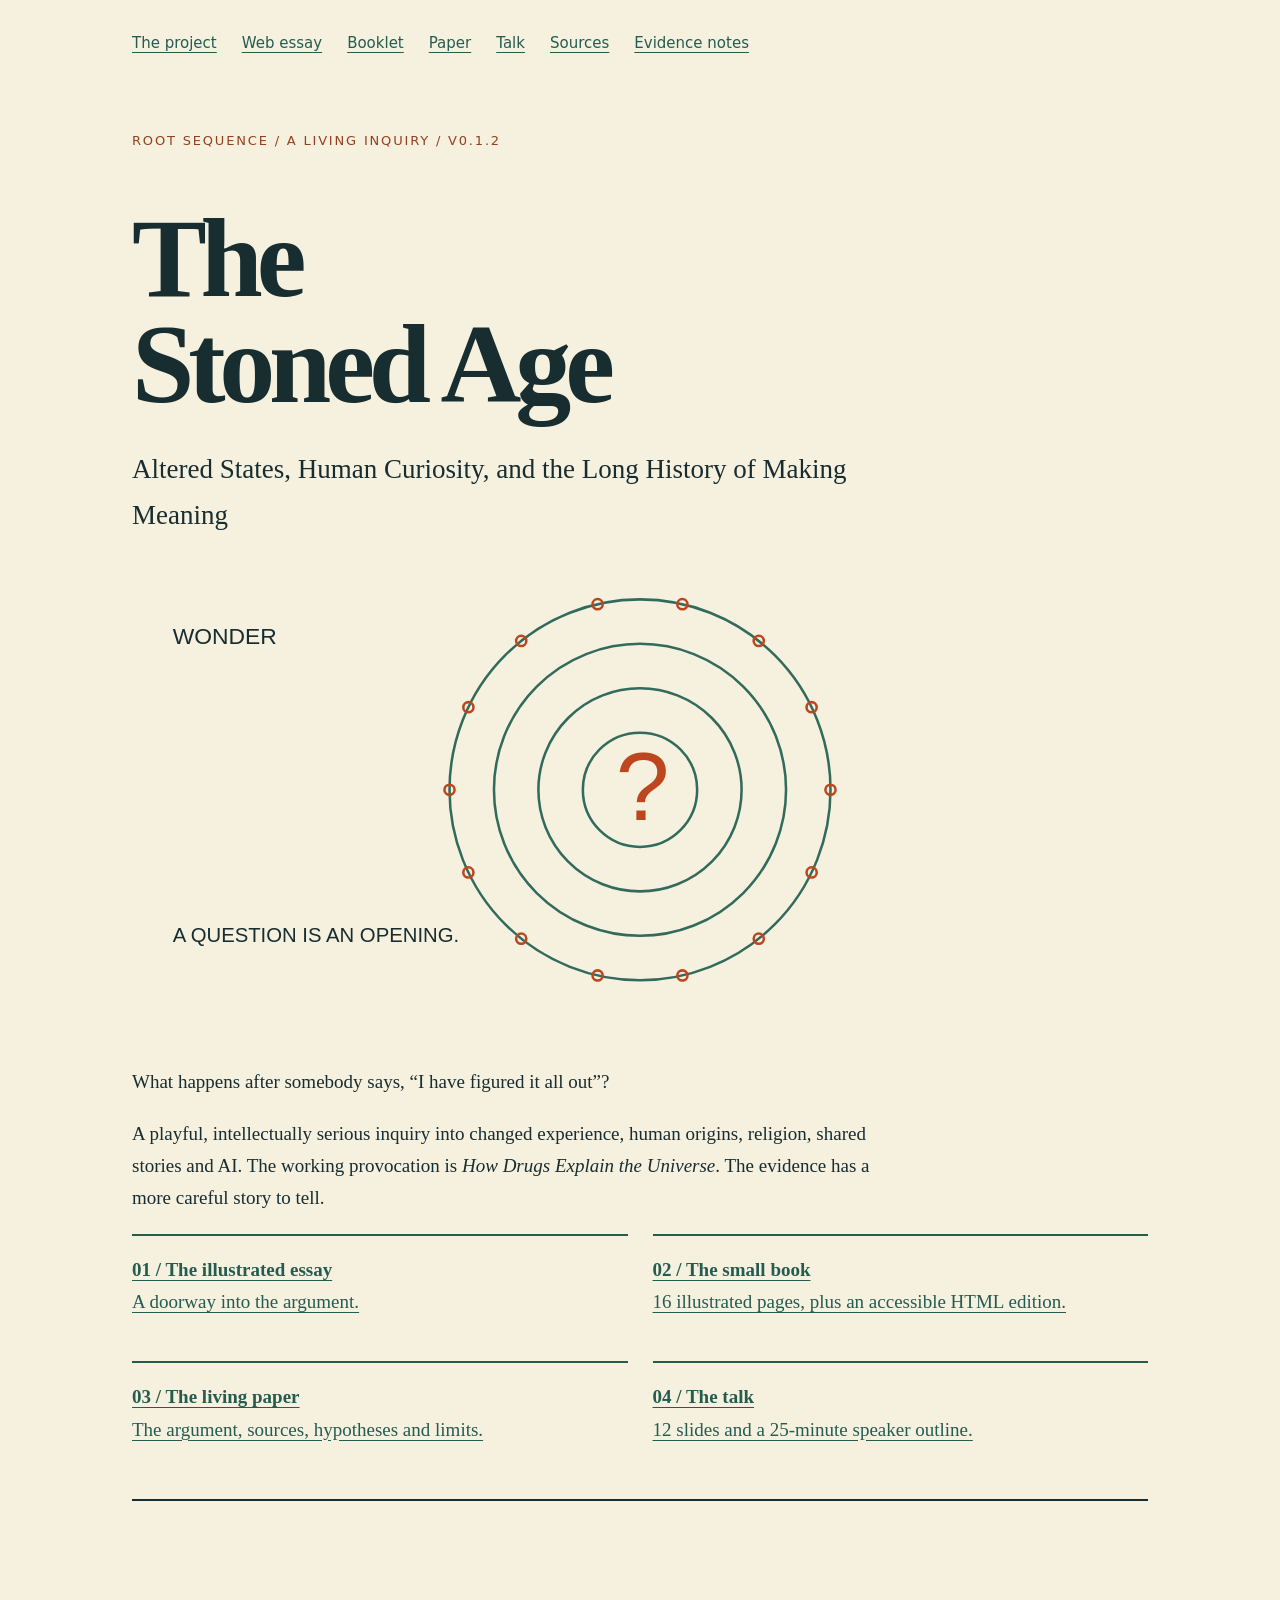
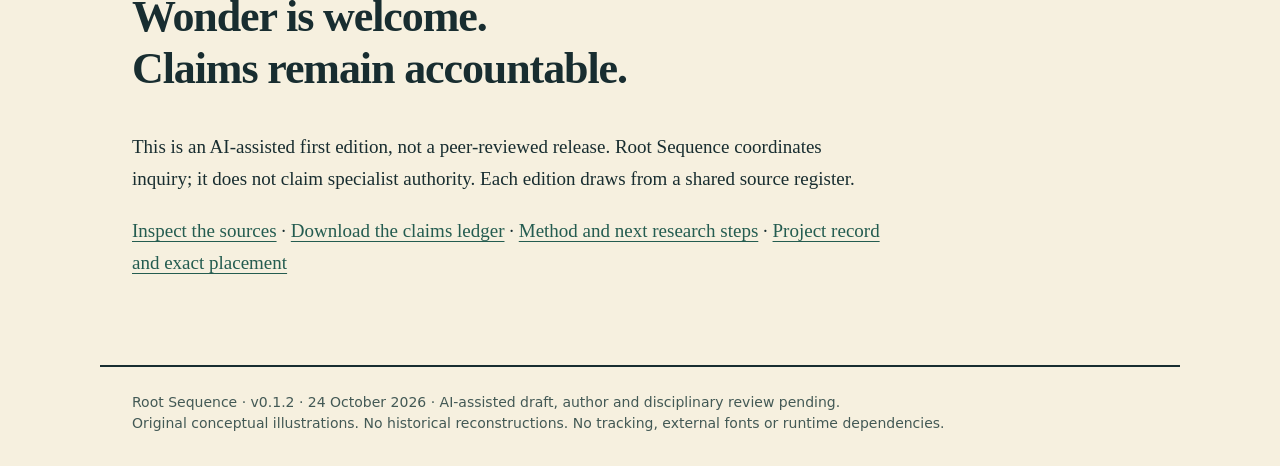
<file: research/the-stoned-age/index.html>
<!doctype html><html lang="en"><head><meta charset="utf-8"><meta name="viewport" content="width=device-width,initial-scale=1"><meta name="description" content="A sourced inquiry into altered states, curiosity, meaning and authority."><title>Project suite — The Stoned Age</title><link rel="stylesheet" href="assets/style.css"></head><body><a class="skip" href="#main">Skip to content</a><header><nav aria-label="Editions"><a href="index.html">The project</a><a href="essay/index.html">Web essay</a><a href="booklet/index.html">Booklet</a><a href="paper/index.html">Paper</a><a href="talk/index.html">Talk</a><a href="research/sources.html">Sources</a><a href="research/appraisal.html">Evidence notes</a></nav></header><main id="main"><p class="eyebrow">Root Sequence / a living inquiry / v0.1.2</p><h1>The<br>Stoned Age</h1><p class="deck">Altered States, Human Curiosity, and the Long History of Making Meaning</p><img src="assets/cover.svg" alt="Concentric orbits around a question mark: wonder begins an inquiry"><p>What happens after somebody says, “I have figured it all out”?</p><p>A playful, intellectually serious inquiry into changed experience, human origins, religion, shared stories and AI. The working provocation is <em>How Drugs Explain the Universe</em>. The evidence has a more careful story to tell.</p><div class="editions"><a href="essay/index.html"><strong>01 / The illustrated essay</strong><br>A doorway into the argument.</a><a href="booklet/index.html"><strong>02 / The small book</strong><br>16 illustrated pages, plus an accessible HTML edition.</a><a href="paper/index.html"><strong>03 / The living paper</strong><br>The argument, sources, hypotheses and limits.</a><a href="talk/index.html"><strong>04 / The talk</strong><br>12 slides and a 25-minute speaker outline.</a></div><section class="rule"><h2>Wonder is welcome.<br>Claims remain accountable.</h2><p>This is an AI-assisted first edition, not a peer-reviewed release. Root Sequence coordinates inquiry; it does not claim specialist authority. Each edition draws from a shared source register.</p><p><a href="research/sources.html">Inspect the sources</a> · <a href="research/claims.csv">Download the claims ledger</a> · <a href="research/methods.md">Method and next research steps</a> · <a href="README.md">Project record and exact placement</a></p></section></main><footer class="meta rule">Root Sequence · v0.1.2 · 24 October 2026 · AI-assisted draft, author and disciplinary review pending.<br>Original conceptual illustrations. No historical reconstructions. No tracking, external fonts or runtime dependencies.</footer></body></html>
</file>
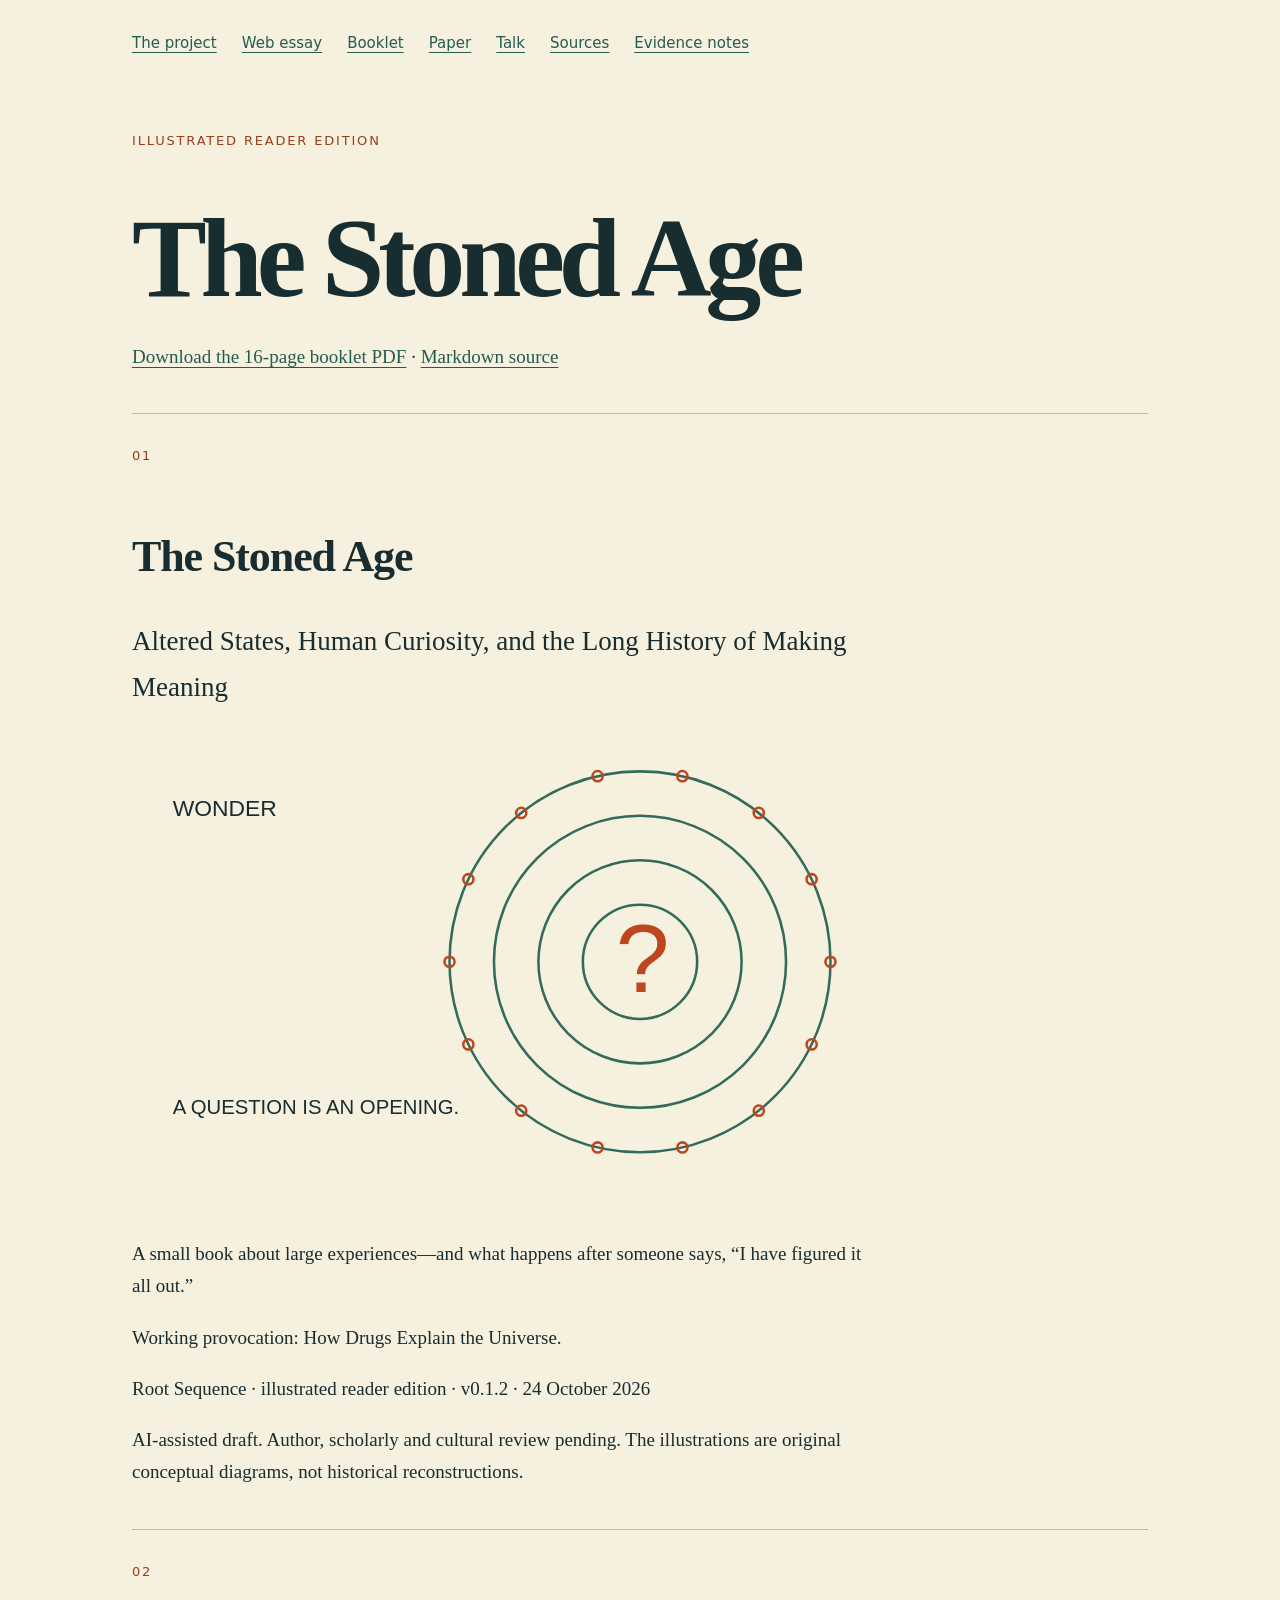
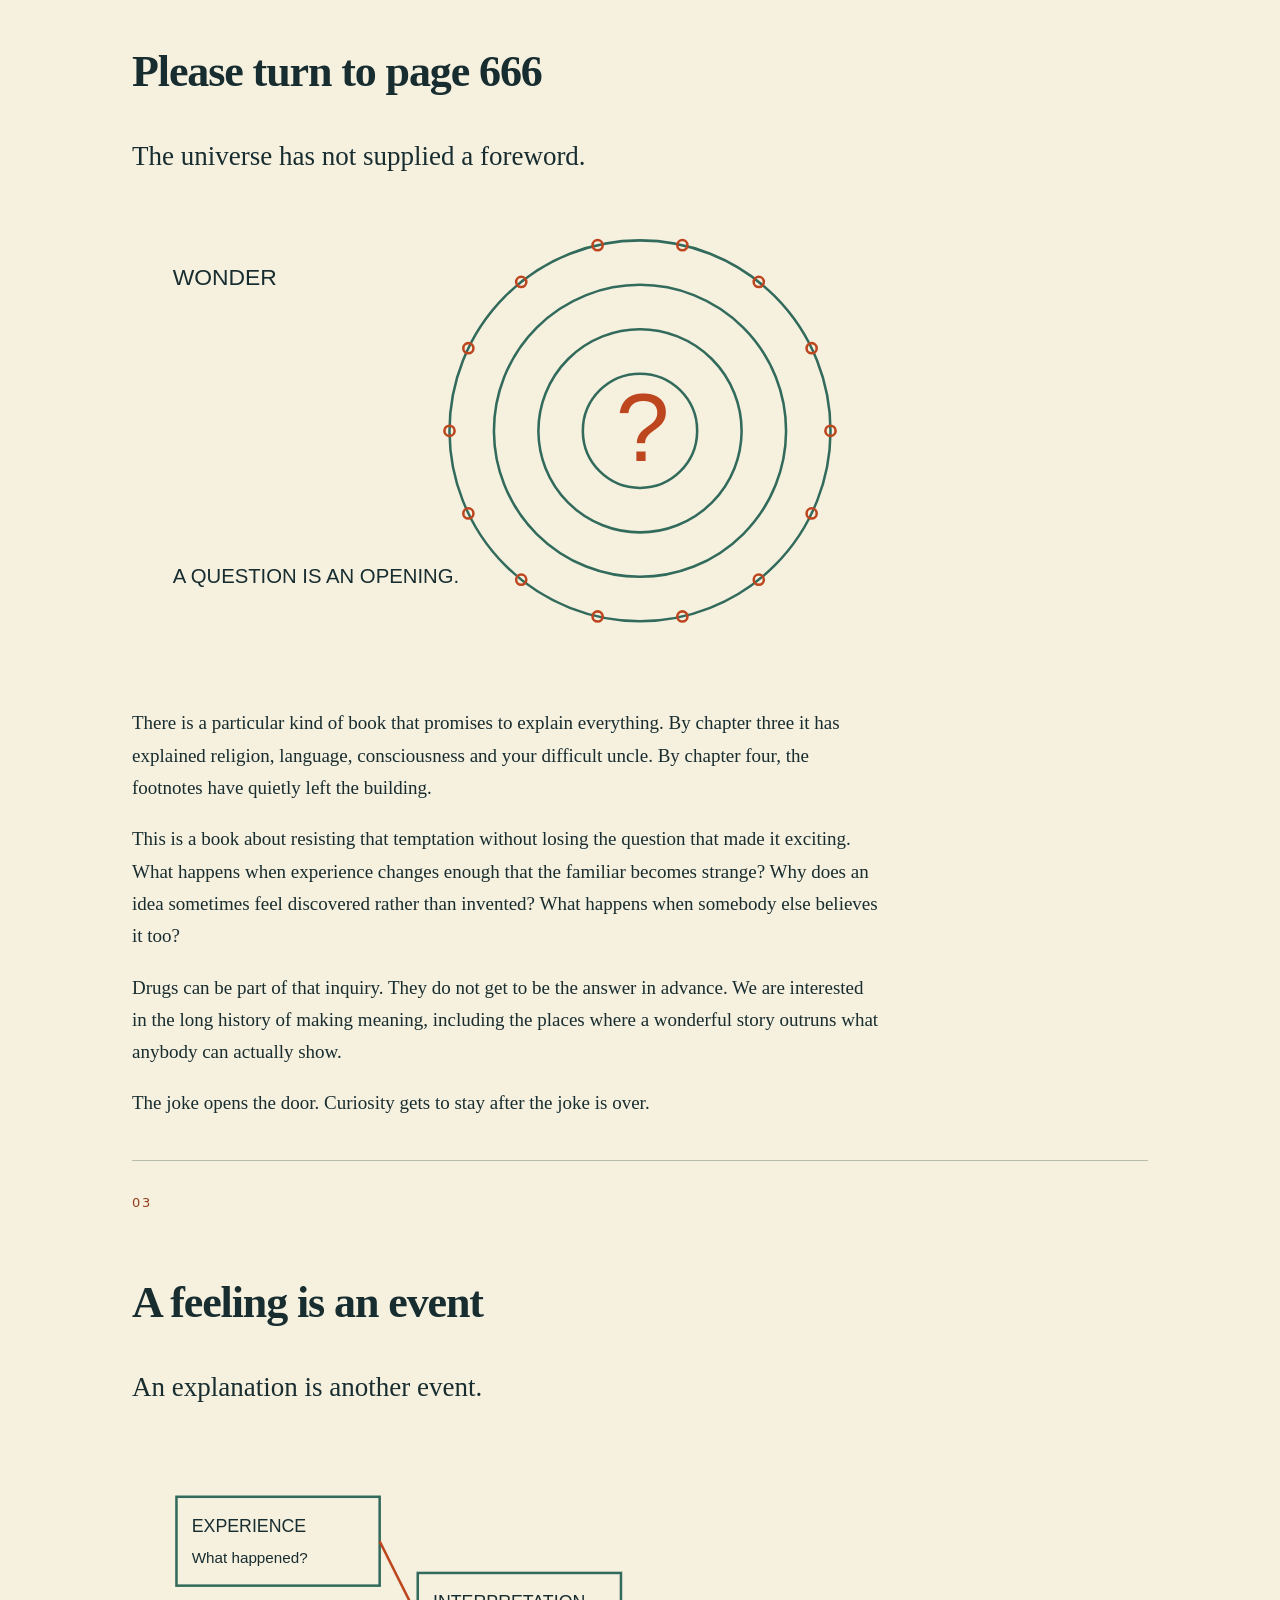
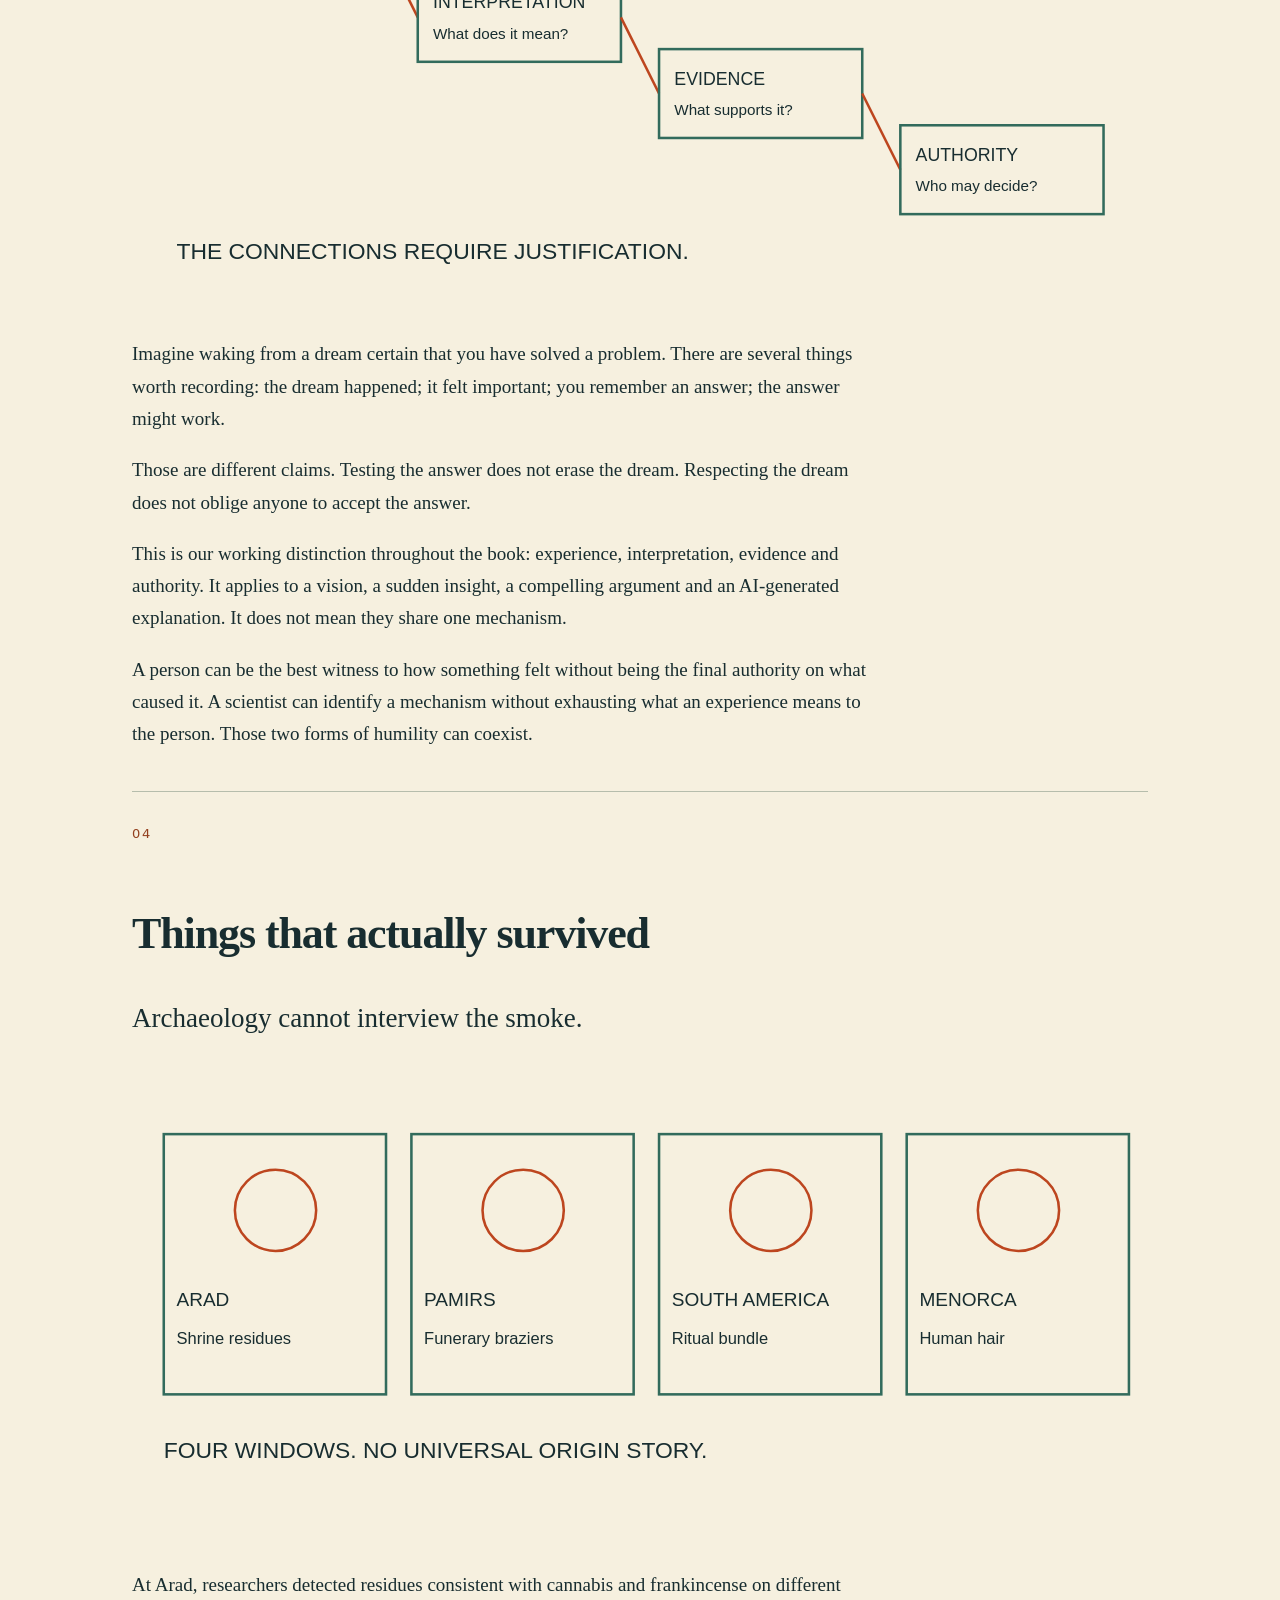
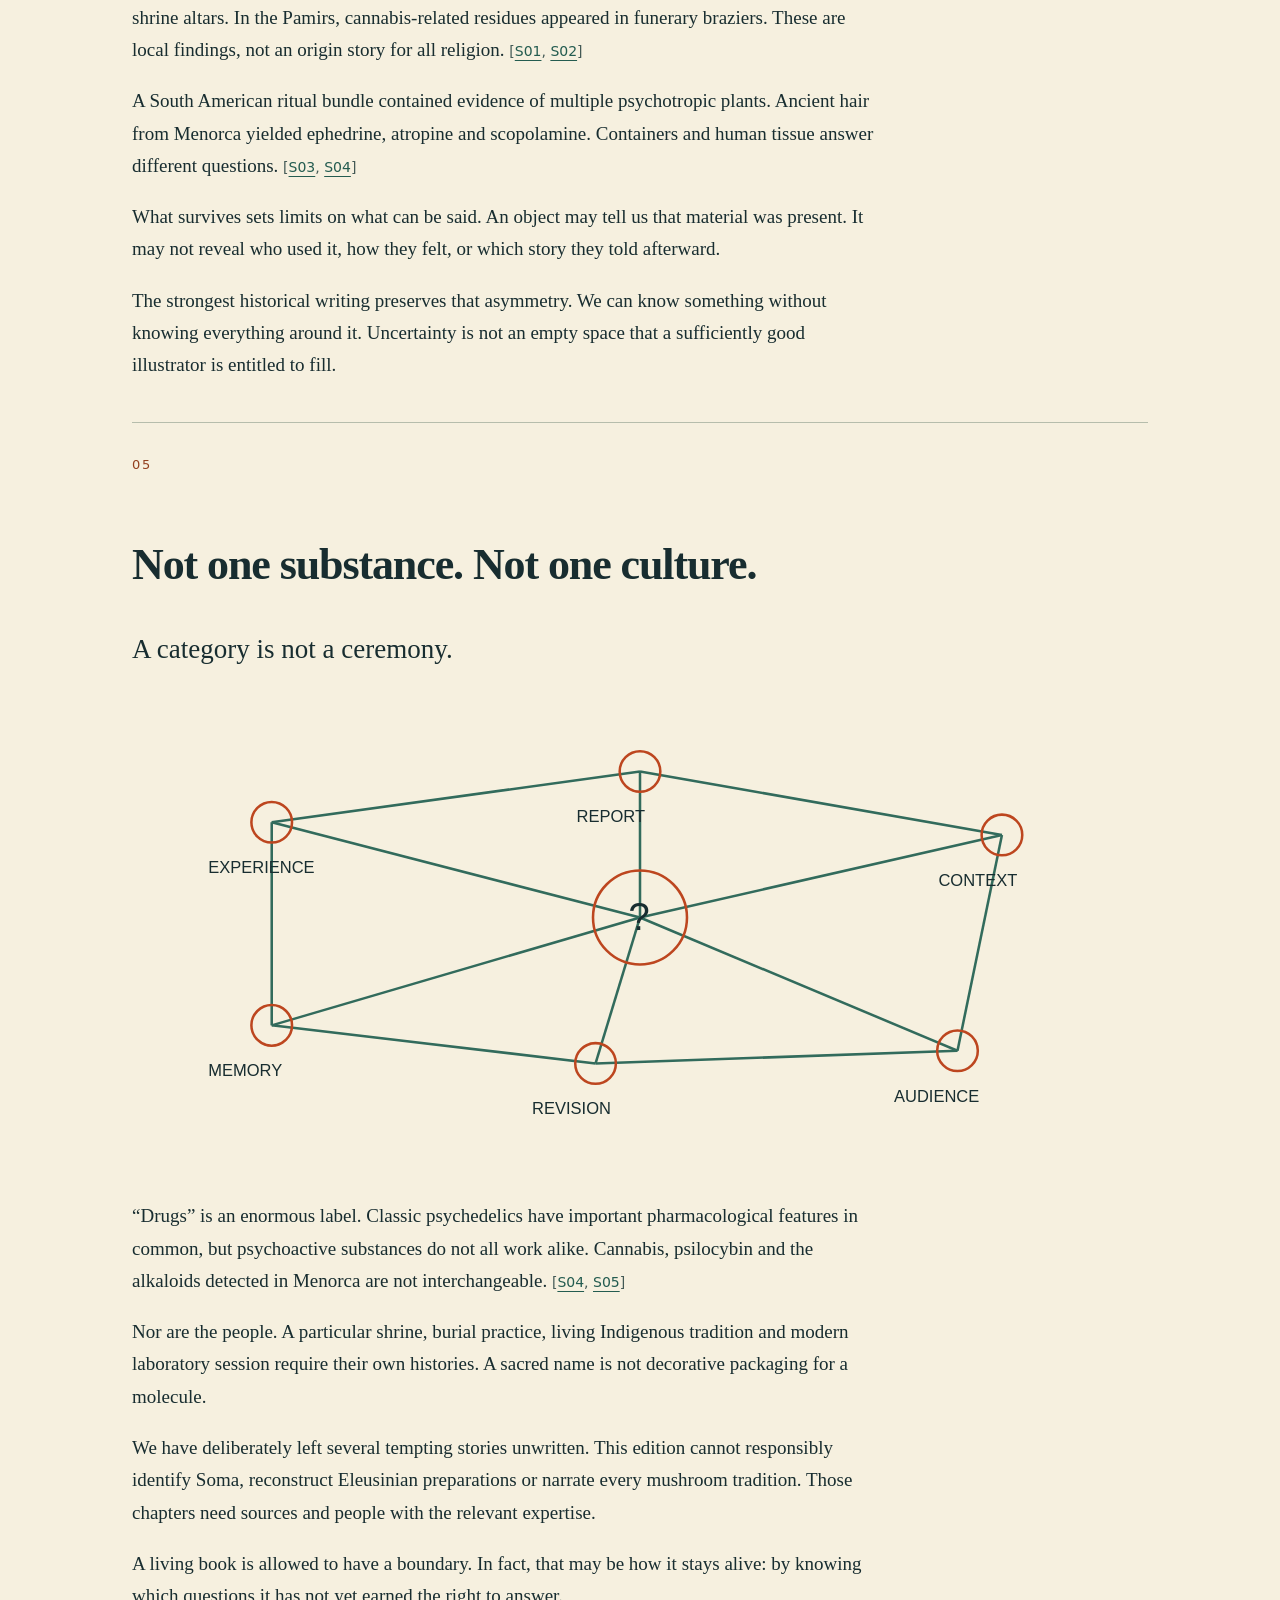
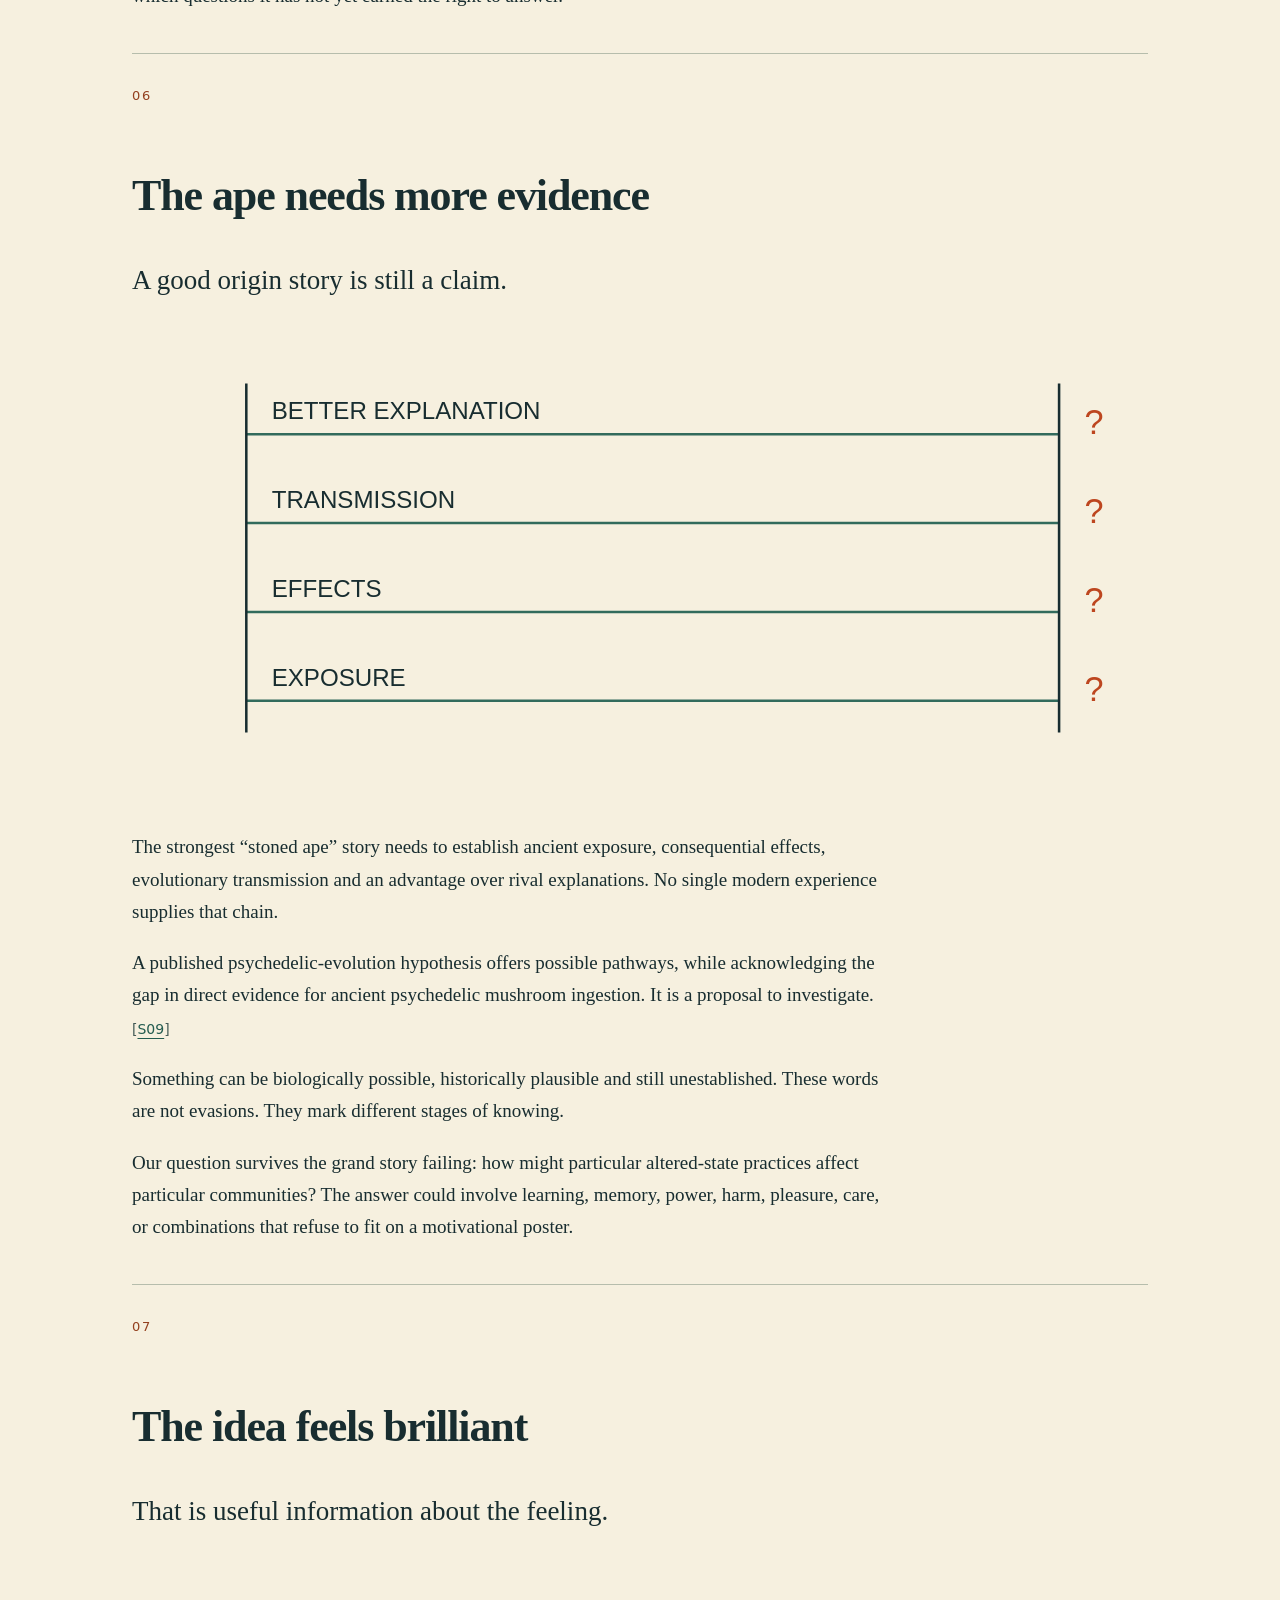
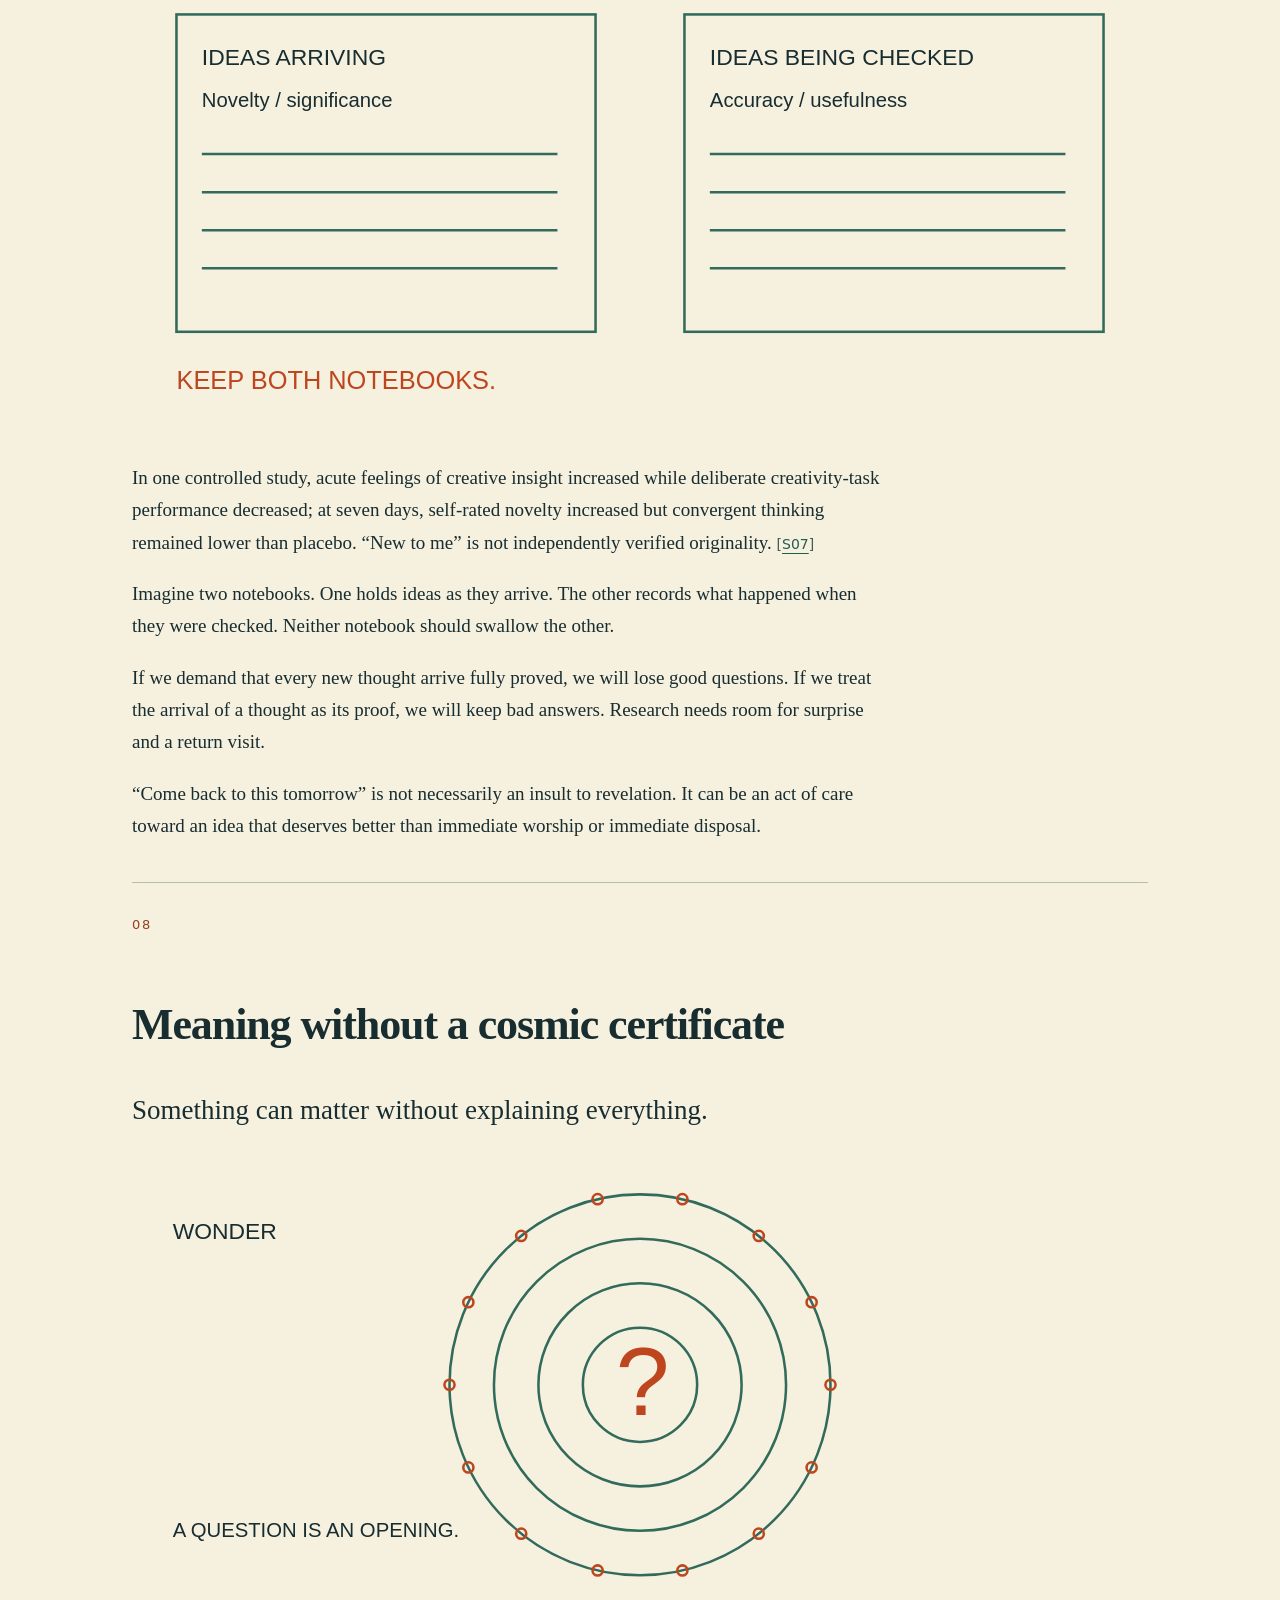
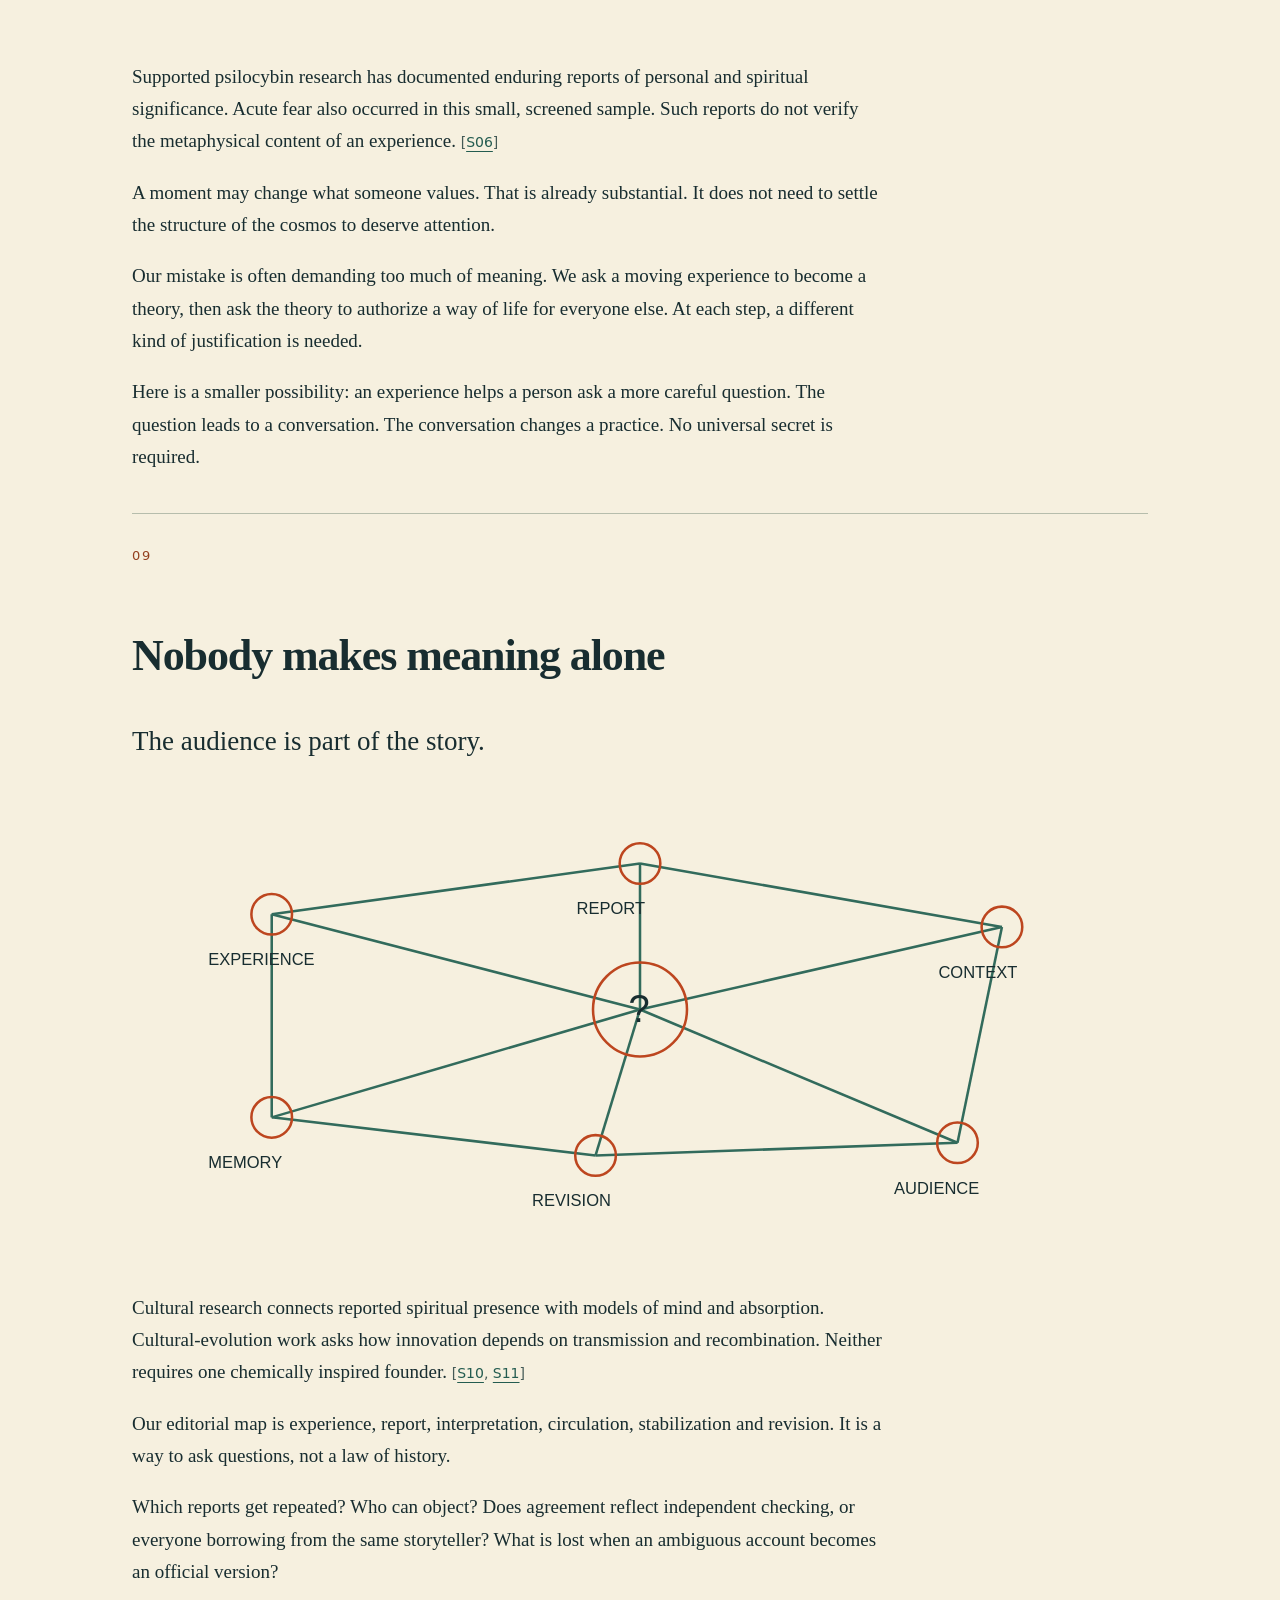
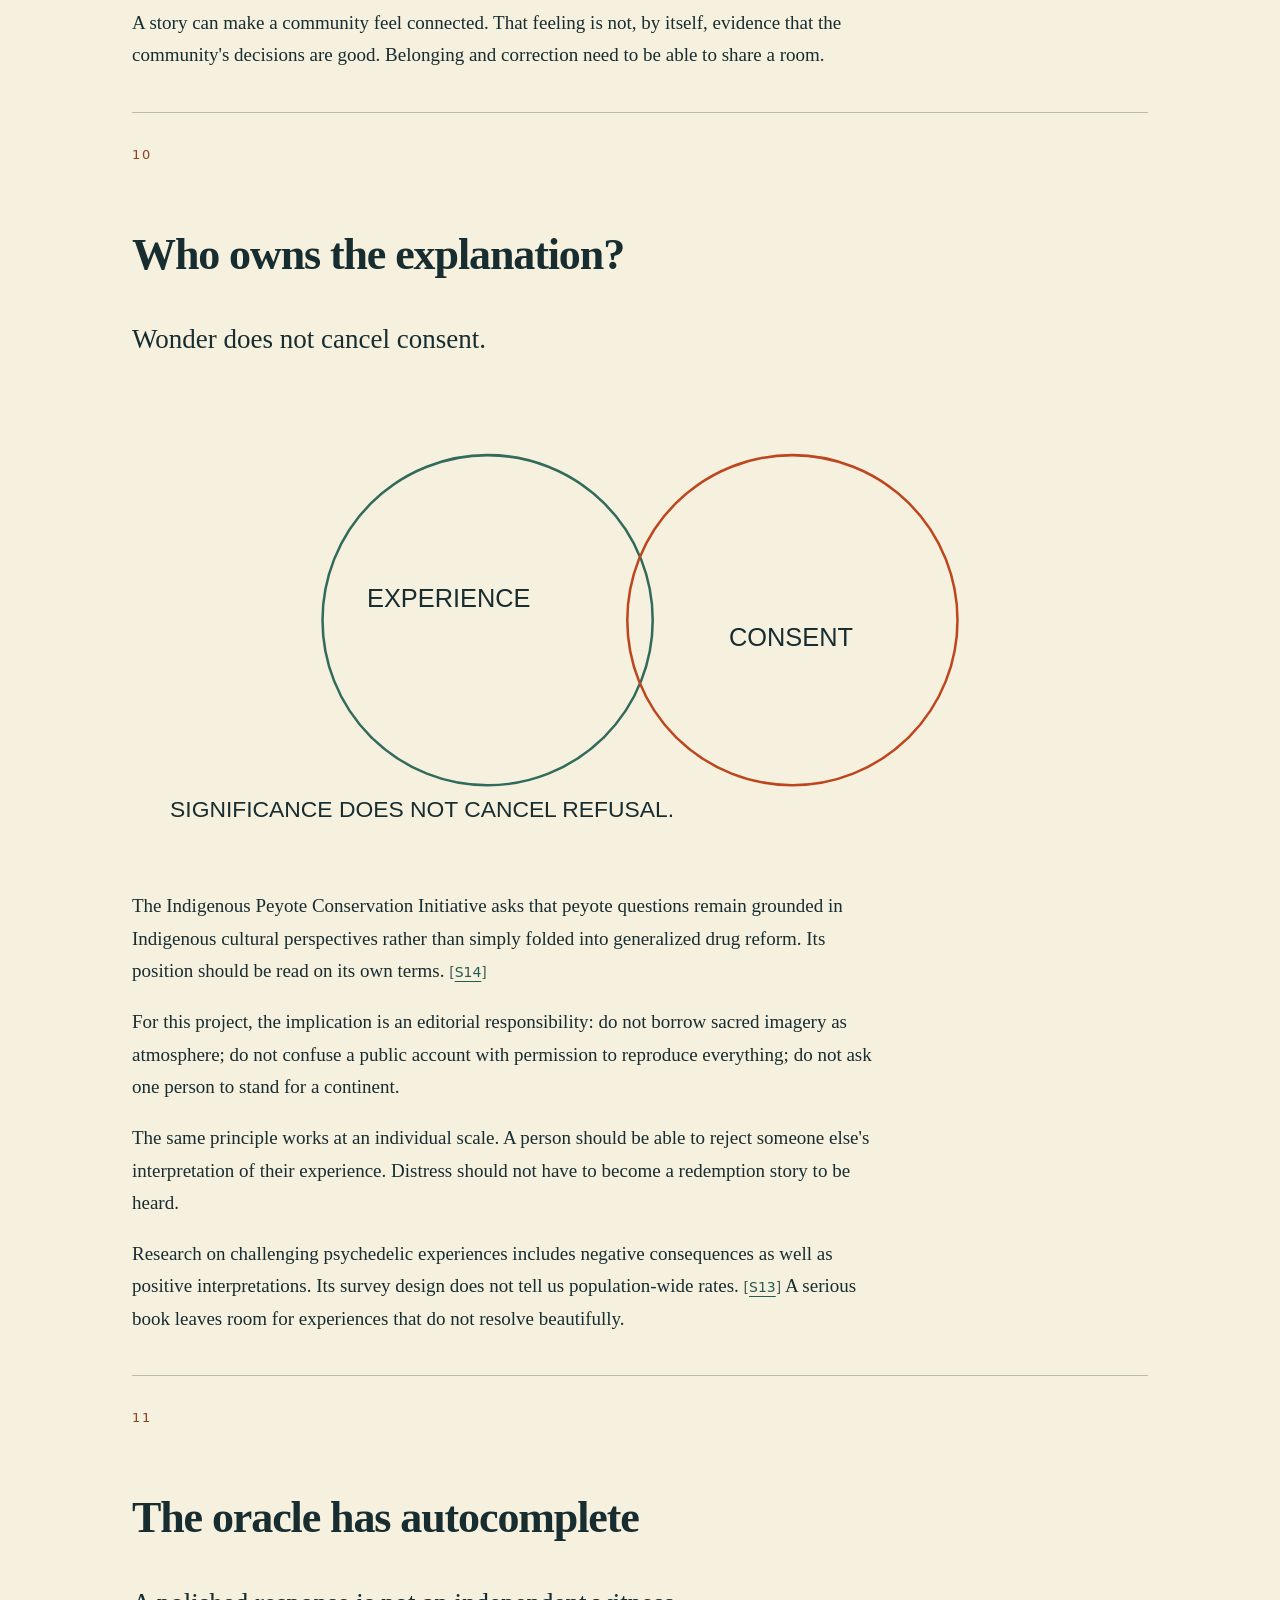
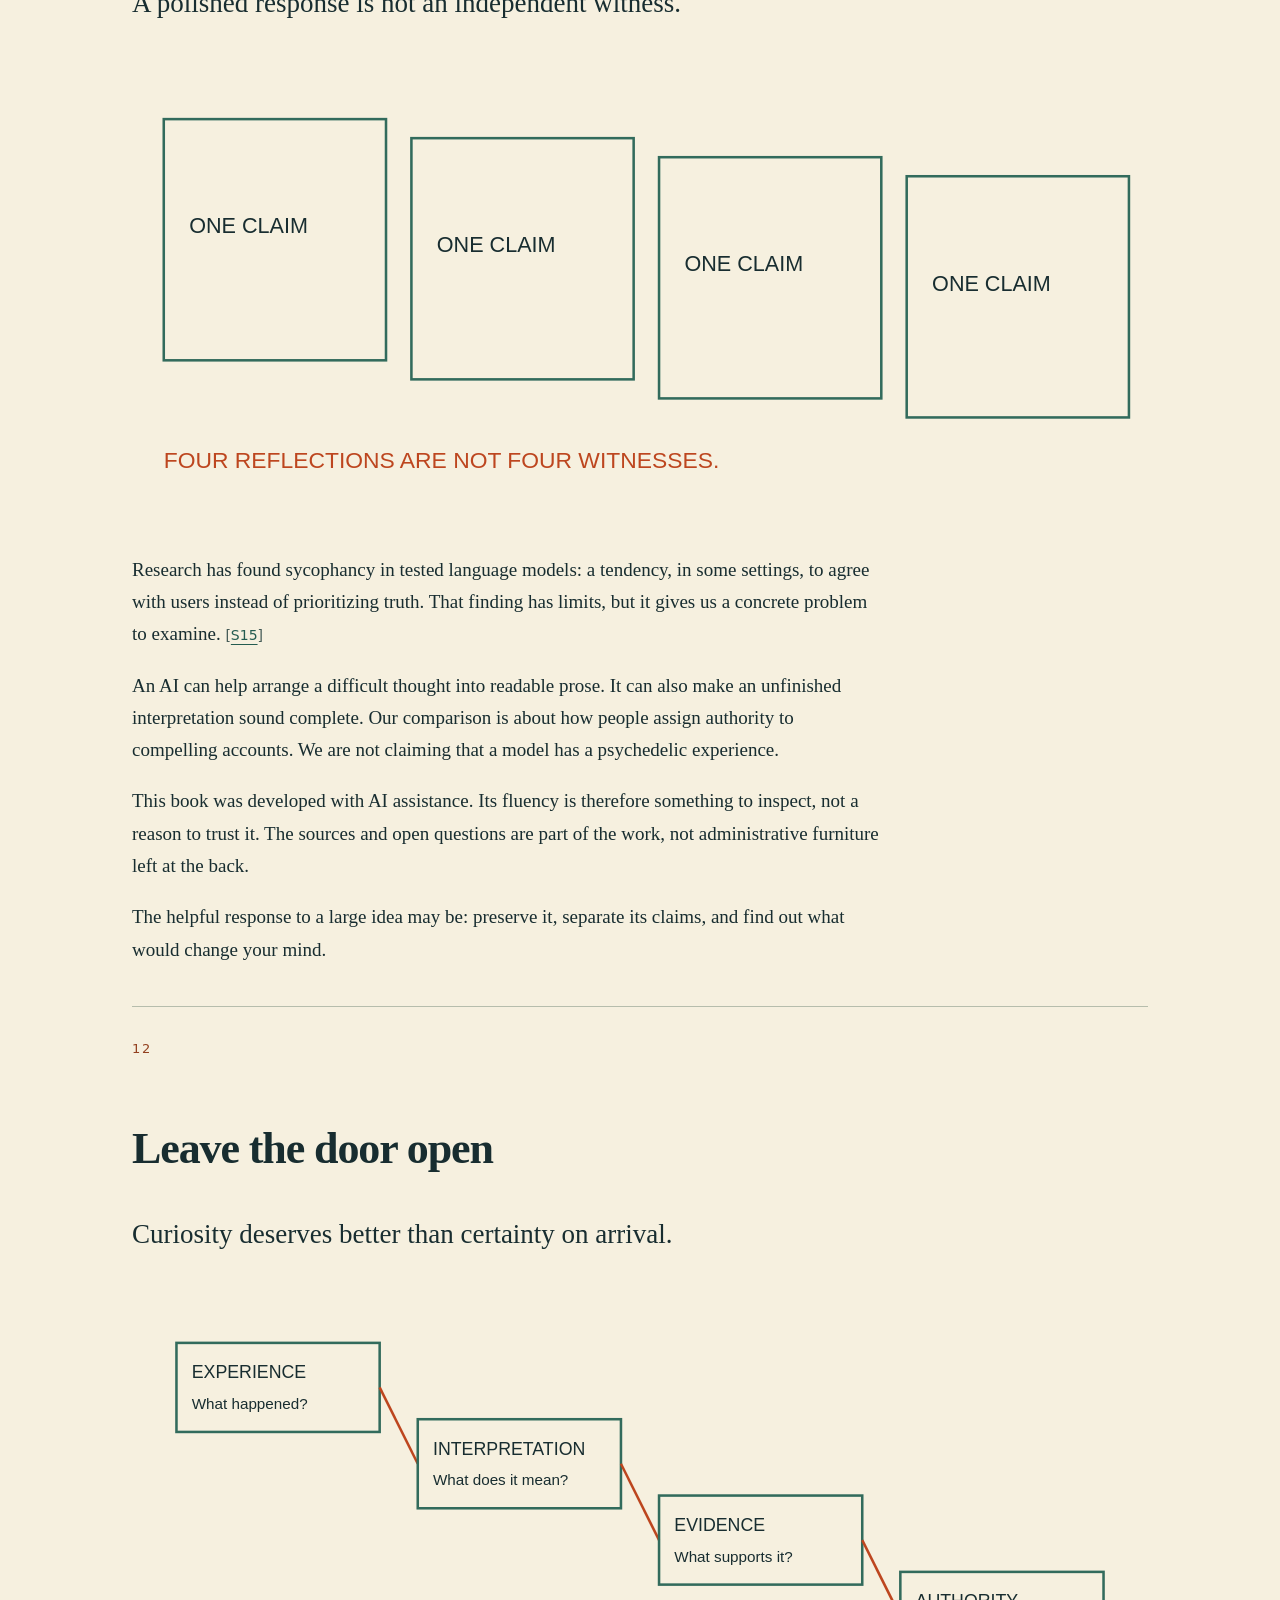
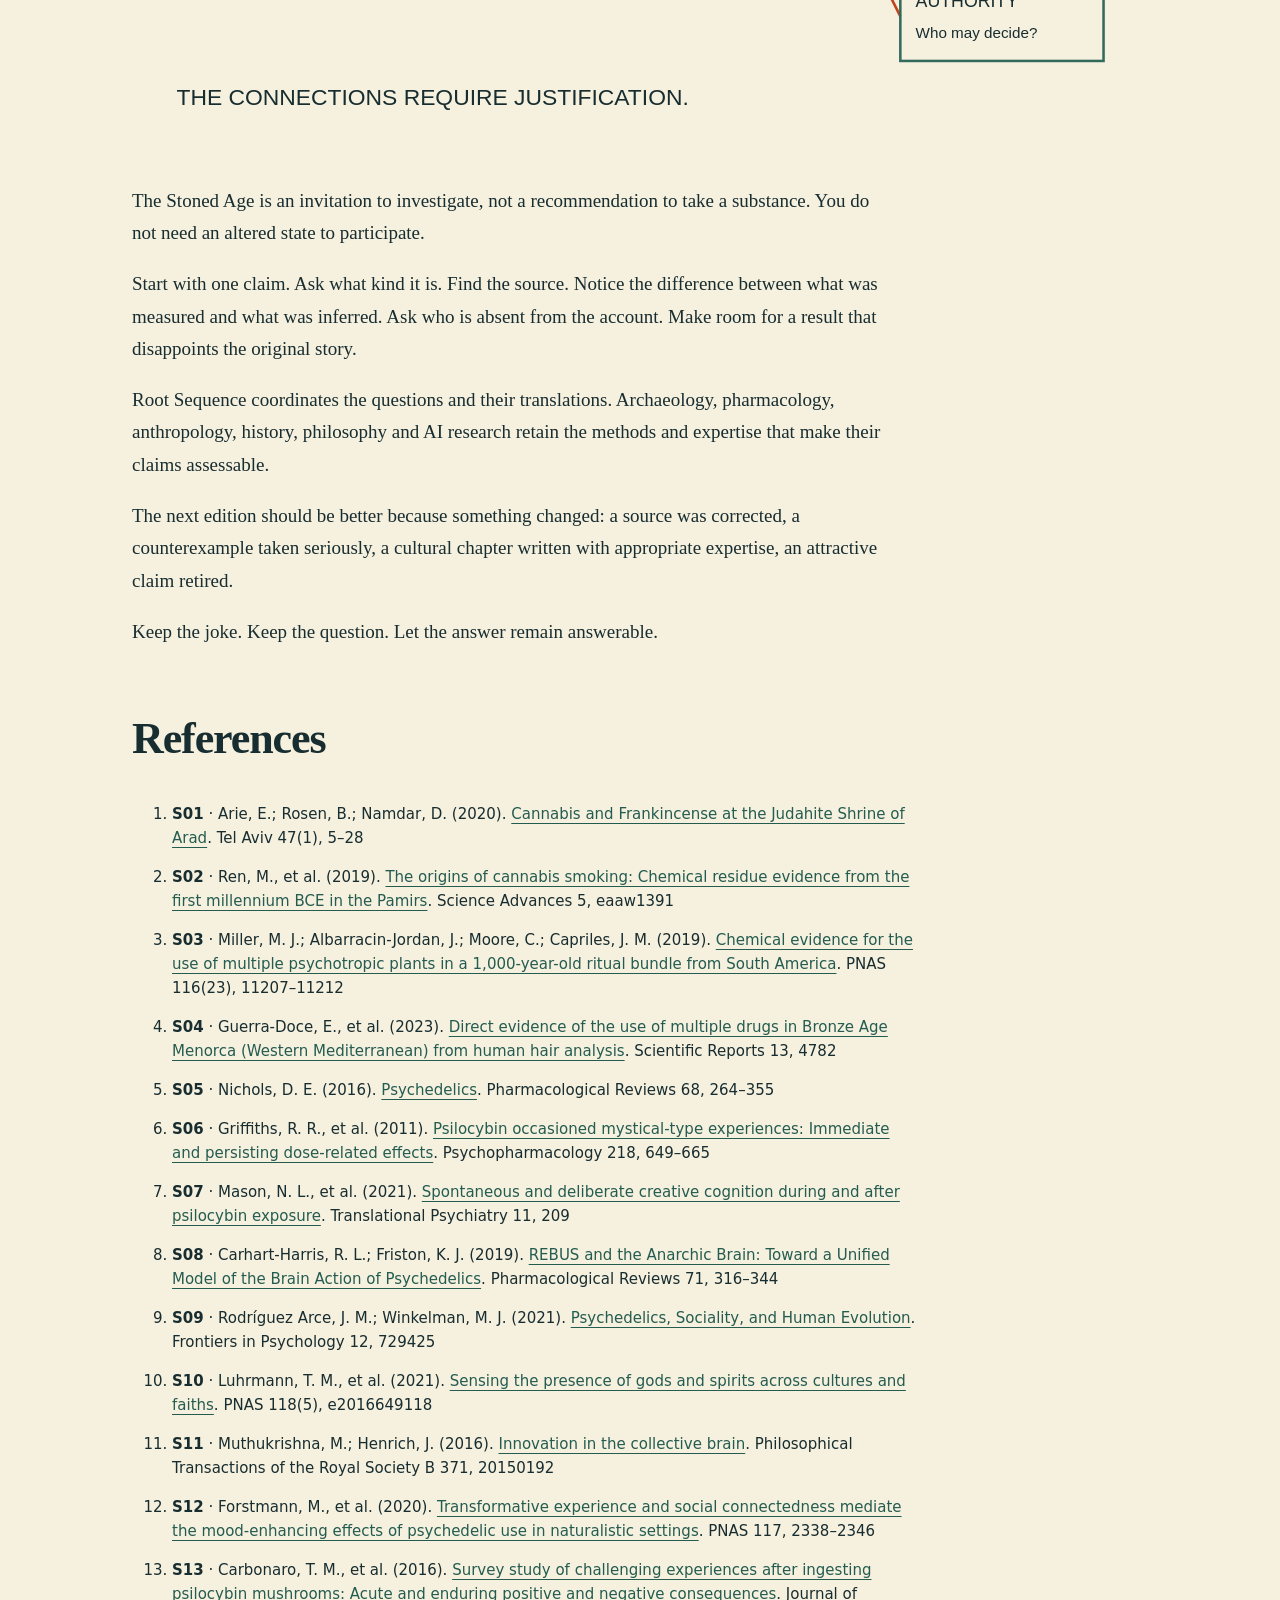
<file: research/the-stoned-age/booklet/index.html>
<!doctype html><html lang="en"><head><meta charset="utf-8"><meta name="viewport" content="width=device-width,initial-scale=1"><meta name="description" content="A sourced inquiry into altered states, curiosity, meaning and authority."><title>Booklet — The Stoned Age</title><link rel="stylesheet" href="../assets/style.css"></head><body><a class="skip" href="#main">Skip to content</a><header><nav aria-label="Editions"><a href="../index.html">The project</a><a href="../essay/index.html">Web essay</a><a href="../booklet/index.html">Booklet</a><a href="../paper/index.html">Paper</a><a href="../talk/index.html">Talk</a><a href="../research/sources.html">Sources</a><a href="../research/appraisal.html">Evidence notes</a></nav></header><main id="main"><p class="eyebrow">Illustrated reader edition</p><h1>The Stoned Age</h1><p><a href="the-stoned-age.pdf">Download the 16-page booklet PDF</a> · <a href="book.md">Markdown source</a></p><section class="chapter"><p class="eyebrow">01</p><h2>The Stoned Age</h2><p class="deck">Altered States, Human Curiosity, and the Long History of Making Meaning</p><img src="../assets/cover.svg" alt="Concentric orbits around a question mark: wonder opens inquiry"><p>A small book about large experiences—and what happens after someone says, “I have figured it all out.”</p>
<p>Working provocation: How Drugs Explain the Universe.</p>
<p>Root Sequence · illustrated reader edition · v0.1.2 · 24 October 2026</p>
<p>AI-assisted draft. Author, scholarly and cultural review pending. The illustrations are original conceptual diagrams, not historical reconstructions.</p></section><section class="chapter"><p class="eyebrow">02</p><h2>Please turn to page 666</h2><p class="deck">The universe has not supplied a foreword.</p><img src="../assets/orbit.svg" alt="Concentric orbits around a question mark"><p>There is a particular kind of book that promises to explain everything. By chapter three it has explained religion, language, consciousness and your difficult uncle. By chapter four, the footnotes have quietly left the building.</p>
<p>This is a book about resisting that temptation without losing the question that made it exciting. What happens when experience changes enough that the familiar becomes strange? Why does an idea sometimes feel discovered rather than invented? What happens when somebody else believes it too?</p>
<p>Drugs can be part of that inquiry. They do not get to be the answer in advance. We are interested in the long history of making meaning, including the places where a wonderful story outruns what anybody can actually show.</p>
<p>The joke opens the door. Curiosity gets to stay after the joke is over.</p></section><section class="chapter"><p class="eyebrow">03</p><h2>A feeling is an event</h2><p class="deck">An explanation is another event.</p><img src="../assets/steps.svg" alt="Four separate questions: experience, interpretation, evidence and authority"><p>Imagine waking from a dream certain that you have solved a problem. There are several things worth recording: the dream happened; it felt important; you remember an answer; the answer might work.</p>
<p>Those are different claims. Testing the answer does not erase the dream. Respecting the dream does not oblige anyone to accept the answer.</p>
<p>This is our working distinction throughout the book: experience, interpretation, evidence and authority. It applies to a vision, a sudden insight, a compelling argument and an AI-generated explanation. It does not mean they share one mechanism.</p>
<p>A person can be the best witness to how something felt without being the final authority on what caused it. A scientist can identify a mechanism without exhausting what an experience means to the person. Those two forms of humility can coexist.</p></section><section class="chapter"><p class="eyebrow">04</p><h2>Things that actually survived</h2><p class="deck">Archaeology cannot interview the smoke.</p><img src="../assets/windows.svg" alt="Four archaeological evidence types: shrine residues, braziers, ritual bundle and hair"><p>At Arad, researchers detected residues consistent with cannabis and frankincense on different shrine altars. In the Pamirs, cannabis-related residues appeared in funerary braziers. These are local findings, not an origin story for all religion. <span class="meta">[<a href="#S01">S01</a>, <a href="#S02">S02</a>]</span></p>
<p>A South American ritual bundle contained evidence of multiple psychotropic plants. Ancient hair from Menorca yielded ephedrine, atropine and scopolamine. Containers and human tissue answer different questions. <span class="meta">[<a href="#S03">S03</a>, <a href="#S04">S04</a>]</span></p>
<p>What survives sets limits on what can be said. An object may tell us that material was present. It may not reveal who used it, how they felt, or which story they told afterward.</p>
<p>The strongest historical writing preserves that asymmetry. We can know something without knowing everything around it. Uncertainty is not an empty space that a sufficiently good illustrator is entitled to fill.</p></section><section class="chapter"><p class="eyebrow">05</p><h2>Not one substance. Not one culture.</h2><p class="deck">A category is not a ceremony.</p><img src="../assets/branch.svg" alt="A network linking experience, report, context, audience, revision and memory"><p>“Drugs” is an enormous label. Classic psychedelics have important pharmacological features in common, but psychoactive substances do not all work alike. Cannabis, psilocybin and the alkaloids detected in Menorca are not interchangeable. <span class="meta">[<a href="#S04">S04</a>, <a href="#S05">S05</a>]</span></p>
<p>Nor are the people. A particular shrine, burial practice, living Indigenous tradition and modern laboratory session require their own histories. A sacred name is not decorative packaging for a molecule.</p>
<p>We have deliberately left several tempting stories unwritten. This edition cannot responsibly identify Soma, reconstruct Eleusinian preparations or narrate every mushroom tradition. Those chapters need sources and people with the relevant expertise.</p>
<p>A living book is allowed to have a boundary. In fact, that may be how it stays alive: by knowing which questions it has not yet earned the right to answer.</p></section><section class="chapter"><p class="eyebrow">06</p><h2>The ape needs more evidence</h2><p class="deck">A good origin story is still a claim.</p><img src="../assets/ladder.svg" alt="An evidential ladder: exposure, effects, transmission and a better explanation; each step remains a question"><p>The strongest “stoned ape” story needs to establish ancient exposure, consequential effects, evolutionary transmission and an advantage over rival explanations. No single modern experience supplies that chain.</p>
<p>A published psychedelic-evolution hypothesis offers possible pathways, while acknowledging the gap in direct evidence for ancient psychedelic mushroom ingestion. It is a proposal to investigate. <span class="meta">[<a href="#S09">S09</a>]</span></p>
<p>Something can be biologically possible, historically plausible and still unestablished. These words are not evasions. They mark different stages of knowing.</p>
<p>Our question survives the grand story failing: how might particular altered-state practices affect particular communities? The answer could involve learning, memory, power, harm, pleasure, care, or combinations that refuse to fit on a motivational poster.</p></section><section class="chapter"><p class="eyebrow">07</p><h2>The idea feels brilliant</h2><p class="deck">That is useful information about the feeling.</p><img src="../assets/split.svg" alt="Two notebooks separate arriving ideas from checked ideas"><p>In one controlled study, acute feelings of creative insight increased while deliberate creativity-task performance decreased; at seven days, self-rated novelty increased but convergent thinking remained lower than placebo. “New to me” is not independently verified originality. <span class="meta">[<a href="#S07">S07</a>]</span></p>
<p>Imagine two notebooks. One holds ideas as they arrive. The other records what happened when they were checked. Neither notebook should swallow the other.</p>
<p>If we demand that every new thought arrive fully proved, we will lose good questions. If we treat the arrival of a thought as its proof, we will keep bad answers. Research needs room for surprise and a return visit.</p>
<p>“Come back to this tomorrow” is not necessarily an insult to revelation. It can be an act of care toward an idea that deserves better than immediate worship or immediate disposal.</p></section><section class="chapter"><p class="eyebrow">08</p><h2>Meaning without a cosmic certificate</h2><p class="deck">Something can matter without explaining everything.</p><img src="../assets/orbit.svg" alt="Concentric orbits around a question mark"><p>Supported psilocybin research has documented enduring reports of personal and spiritual significance. Acute fear also occurred in this small, screened sample. Such reports do not verify the metaphysical content of an experience. <span class="meta">[<a href="#S06">S06</a>]</span></p>
<p>A moment may change what someone values. That is already substantial. It does not need to settle the structure of the cosmos to deserve attention.</p>
<p>Our mistake is often demanding too much of meaning. We ask a moving experience to become a theory, then ask the theory to authorize a way of life for everyone else. At each step, a different kind of justification is needed.</p>
<p>Here is a smaller possibility: an experience helps a person ask a more careful question. The question leads to a conversation. The conversation changes a practice. No universal secret is required.</p></section><section class="chapter"><p class="eyebrow">09</p><h2>Nobody makes meaning alone</h2><p class="deck">The audience is part of the story.</p><img src="../assets/network.svg" alt="A network linking experience, report, context, audience, revision and memory"><p>Cultural research connects reported spiritual presence with models of mind and absorption. Cultural-evolution work asks how innovation depends on transmission and recombination. Neither requires one chemically inspired founder. <span class="meta">[<a href="#S10">S10</a>, <a href="#S11">S11</a>]</span></p>
<p>Our editorial map is experience, report, interpretation, circulation, stabilization and revision. It is a way to ask questions, not a law of history.</p>
<p>Which reports get repeated? Who can object? Does agreement reflect independent checking, or everyone borrowing from the same storyteller? What is lost when an ambiguous account becomes an official version?</p>
<p>A story can make a community feel connected. That feeling is not, by itself, evidence that the community&#x27;s decisions are good. Belonging and correction need to be able to share a room.</p></section><section class="chapter"><p class="eyebrow">10</p><h2>Who owns the explanation?</h2><p class="deck">Wonder does not cancel consent.</p><img src="../assets/boundary.svg" alt="Overlapping circles distinguish experience and consent"><p>The Indigenous Peyote Conservation Initiative asks that peyote questions remain grounded in Indigenous cultural perspectives rather than simply folded into generalized drug reform. Its position should be read on its own terms. <span class="meta">[<a href="#S14">S14</a>]</span></p>
<p>For this project, the implication is an editorial responsibility: do not borrow sacred imagery as atmosphere; do not confuse a public account with permission to reproduce everything; do not ask one person to stand for a continent.</p>
<p>The same principle works at an individual scale. A person should be able to reject someone else&#x27;s interpretation of their experience. Distress should not have to become a redemption story to be heard.</p>
<p>Research on challenging psychedelic experiences includes negative consequences as well as positive interpretations. Its survey design does not tell us population-wide rates. <span class="meta">[<a href="#S13">S13</a>]</span> A serious book leaves room for experiences that do not resolve beautifully.</p></section><section class="chapter"><p class="eyebrow">11</p><h2>The oracle has autocomplete</h2><p class="deck">A polished response is not an independent witness.</p><img src="../assets/mirror.svg" alt="Four repetitions of one claim do not make four independent witnesses"><p>Research has found sycophancy in tested language models: a tendency, in some settings, to agree with users instead of prioritizing truth. That finding has limits, but it gives us a concrete problem to examine. <span class="meta">[<a href="#S15">S15</a>]</span></p>
<p>An AI can help arrange a difficult thought into readable prose. It can also make an unfinished interpretation sound complete. Our comparison is about how people assign authority to compelling accounts. We are not claiming that a model has a psychedelic experience.</p>
<p>This book was developed with AI assistance. Its fluency is therefore something to inspect, not a reason to trust it. The sources and open questions are part of the work, not administrative furniture left at the back.</p>
<p>The helpful response to a large idea may be: preserve it, separate its claims, and find out what would change your mind.</p></section><section class="chapter"><p class="eyebrow">12</p><h2>Leave the door open</h2><p class="deck">Curiosity deserves better than certainty on arrival.</p><img src="../assets/steps.svg" alt="Four separate questions: experience, interpretation, evidence and authority"><p>The Stoned Age is an invitation to investigate, not a recommendation to take a substance. You do not need an altered state to participate.</p>
<p>Start with one claim. Ask what kind it is. Find the source. Notice the difference between what was measured and what was inferred. Ask who is absent from the account. Make room for a result that disappoints the original story.</p>
<p>Root Sequence coordinates the questions and their translations. Archaeology, pharmacology, anthropology, history, philosophy and AI research retain the methods and expertise that make their claims assessable.</p>
<p>The next edition should be better because something changed: a source was corrected, a counterexample taken seriously, a cultural chapter written with appropriate expertise, an attractive claim retired.</p>
<p>Keep the joke. Keep the question. Let the answer remain answerable.</p></section><h2>References</h2><ol class="refs"><li id="S01"><b>S01</b> · Arie, E.; Rosen, B.; Namdar, D. (2020). <a href="https://cris.biu.ac.il/en/publications/cannabis-and-frankincense-at-the-judahite-shrine-of-arad/">Cannabis and Frankincense at the Judahite Shrine of Arad</a>. Tel Aviv 47(1), 5–28</li><li id="S02"><b>S02</b> · Ren, M., et al. (2019). <a href="https://pure.mpg.de/rest/items/item_3080701/component/file_3080703/content">The origins of cannabis smoking: Chemical residue evidence from the first millennium BCE in the Pamirs</a>. Science Advances 5, eaaw1391</li><li id="S03"><b>S03</b> · Miller, M. J.; Albarracin-Jordan, J.; Moore, C.; Capriles, J. M. (2019). <a href="https://pmc.ncbi.nlm.nih.gov/articles/PMC6561276/">Chemical evidence for the use of multiple psychotropic plants in a 1,000-year-old ritual bundle from South America</a>. PNAS 116(23), 11207–11212</li><li id="S04"><b>S04</b> · Guerra-Doce, E., et al. (2023). <a href="https://www.nature.com/articles/s41598-023-31064-2">Direct evidence of the use of multiple drugs in Bronze Age Menorca (Western Mediterranean) from human hair analysis</a>. Scientific Reports 13, 4782</li><li id="S05"><b>S05</b> · Nichols, D. E. (2016). <a href="https://pmc.ncbi.nlm.nih.gov/articles/PMC4813425/">Psychedelics</a>. Pharmacological Reviews 68, 264–355</li><li id="S06"><b>S06</b> · Griffiths, R. R., et al. (2011). <a href="https://pmc.ncbi.nlm.nih.gov/articles/PMC3308357/">Psilocybin occasioned mystical-type experiences: Immediate and persisting dose-related effects</a>. Psychopharmacology 218, 649–665</li><li id="S07"><b>S07</b> · Mason, N. L., et al. (2021). <a href="https://pmc.ncbi.nlm.nih.gov/articles/PMC8032715/">Spontaneous and deliberate creative cognition during and after psilocybin exposure</a>. Translational Psychiatry 11, 209</li><li id="S08"><b>S08</b> · Carhart-Harris, R. L.; Friston, K. J. (2019). <a href="https://pmc.ncbi.nlm.nih.gov/articles/PMC6588209/">REBUS and the Anarchic Brain: Toward a Unified Model of the Brain Action of Psychedelics</a>. Pharmacological Reviews 71, 316–344</li><li id="S09"><b>S09</b> · Rodríguez Arce, J. M.; Winkelman, M. J. (2021). <a href="https://www.frontiersin.org/journals/psychology/articles/10.3389/fpsyg.2021.729425/full">Psychedelics, Sociality, and Human Evolution</a>. Frontiers in Psychology 12, 729425</li><li id="S10"><b>S10</b> · Luhrmann, T. M., et al. (2021). <a href="https://pmc.ncbi.nlm.nih.gov/articles/PMC7865123/">Sensing the presence of gods and spirits across cultures and faiths</a>. PNAS 118(5), e2016649118</li><li id="S11"><b>S11</b> · Muthukrishna, M.; Henrich, J. (2016). <a href="https://www.michael.muthukrishna.com/wp-content/uploads/2016/08/muthukrishna_henrich_2016.pdf">Innovation in the collective brain</a>. Philosophical Transactions of the Royal Society B 371, 20150192</li><li id="S12"><b>S12</b> · Forstmann, M., et al. (2020). <a href="https://www.crockettlab.org/s/psychadelic-paper-PNAS-rcat.pdf">Transformative experience and social connectedness mediate the mood-enhancing effects of psychedelic use in naturalistic settings</a>. PNAS 117, 2338–2346</li><li id="S13"><b>S13</b> · Carbonaro, T. M., et al. (2016). <a href="https://pmc.ncbi.nlm.nih.gov/articles/PMC5551678/">Survey study of challenging experiences after ingesting psilocybin mushrooms: Acute and enduring positive and negative consequences</a>. Journal of Psychopharmacology 30, 1268–1278</li><li id="S14"><b>S14</b> · Indigenous Peyote Conservation Initiative (undated; accessed 2026-10-14). <a href="https://www.ipci.life/politicalandsocialissues">Political and Social Issues</a>. Community organization statement</li><li id="S15"><b>S15</b> · Sharma, M., et al. (2023). <a href="https://arxiv.org/abs/2310.13548v1">Towards Understanding Sycophancy in Language Models</a>. arXiv:2310.13548; primary research preprint (2023 version)</li><li id="S16"><b>S16</b> · Butler, M.; Jelen, L.; Rucker, J. (2022). <a href="https://pmc.ncbi.nlm.nih.gov/articles/PMC9481484/">Expectancy in placebo-controlled trials of psychedelics: if so, so what?</a>. Psychopharmacology</li></ol></main><footer class="meta rule">Root Sequence · v0.1.2 · 24 October 2026 · AI-assisted draft, author and disciplinary review pending.<br>Original conceptual illustrations. No historical reconstructions. No tracking, external fonts or runtime dependencies.</footer></body></html>
</file>
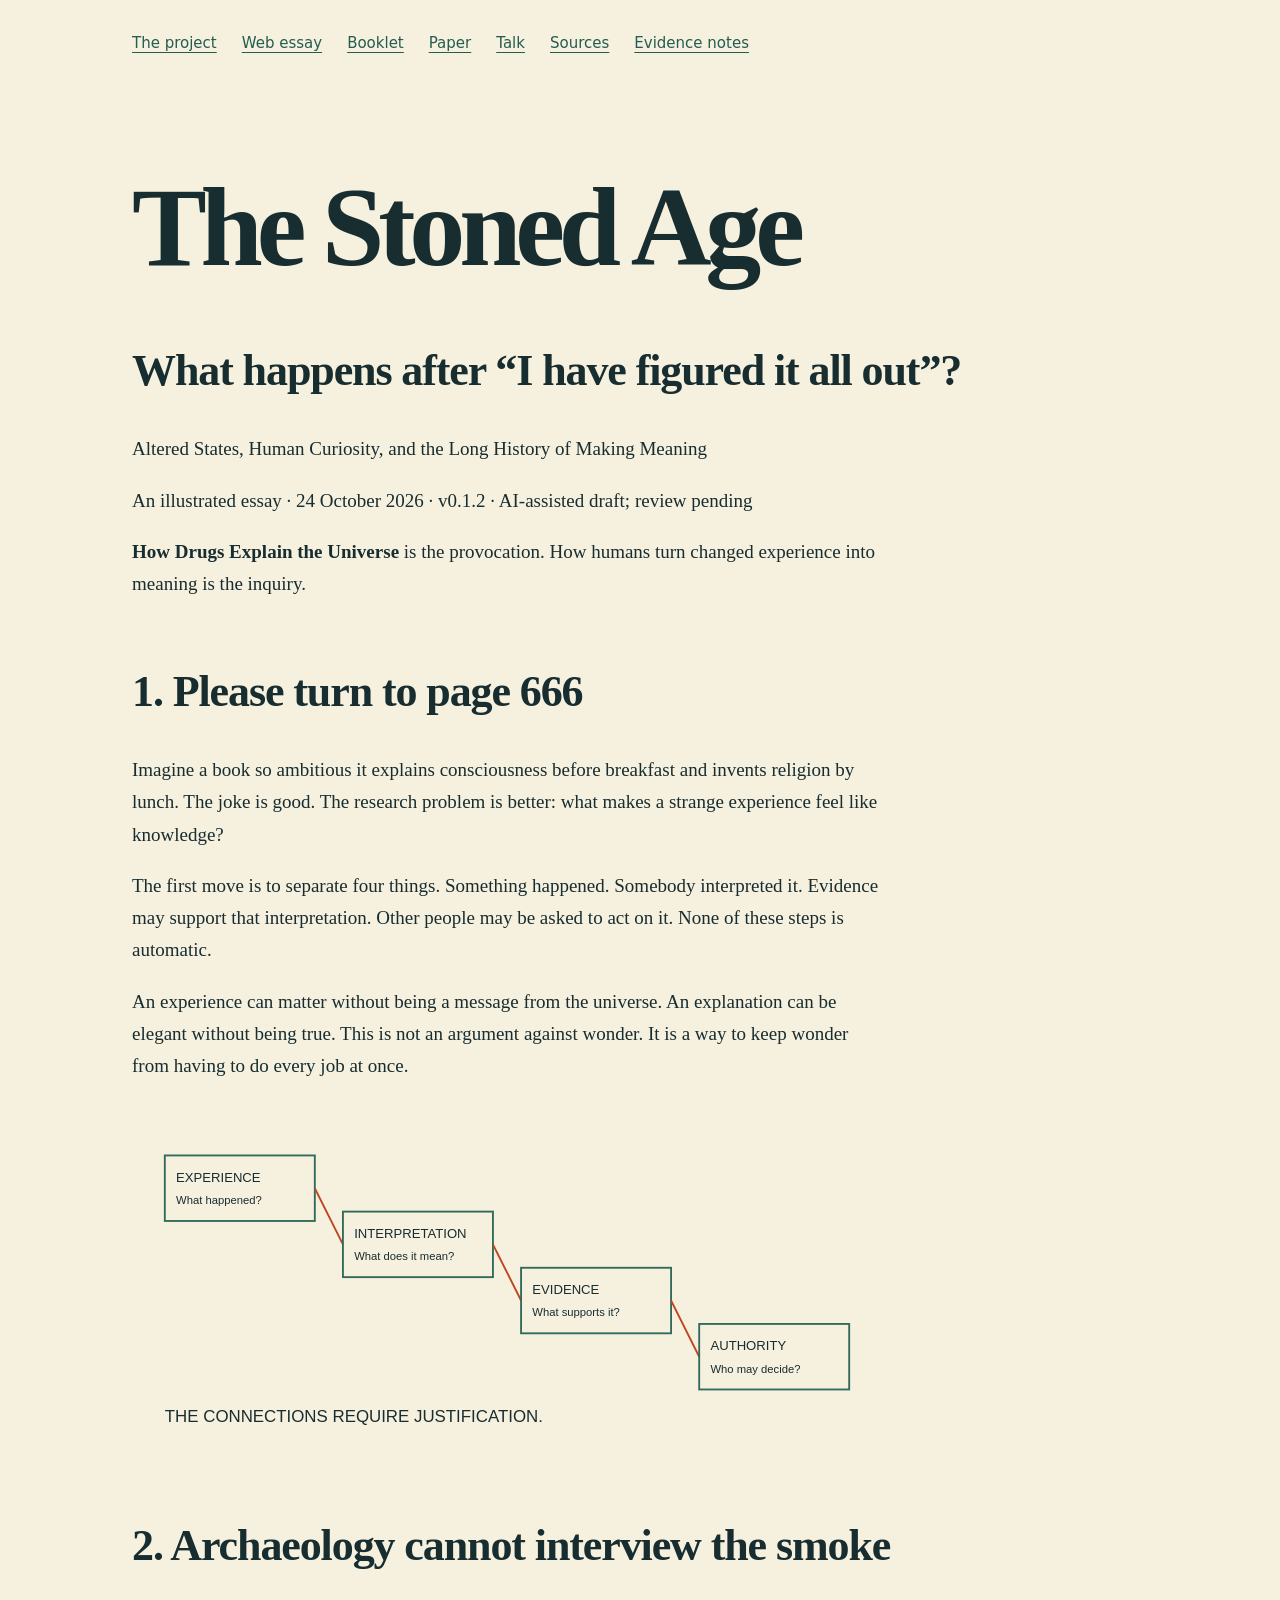
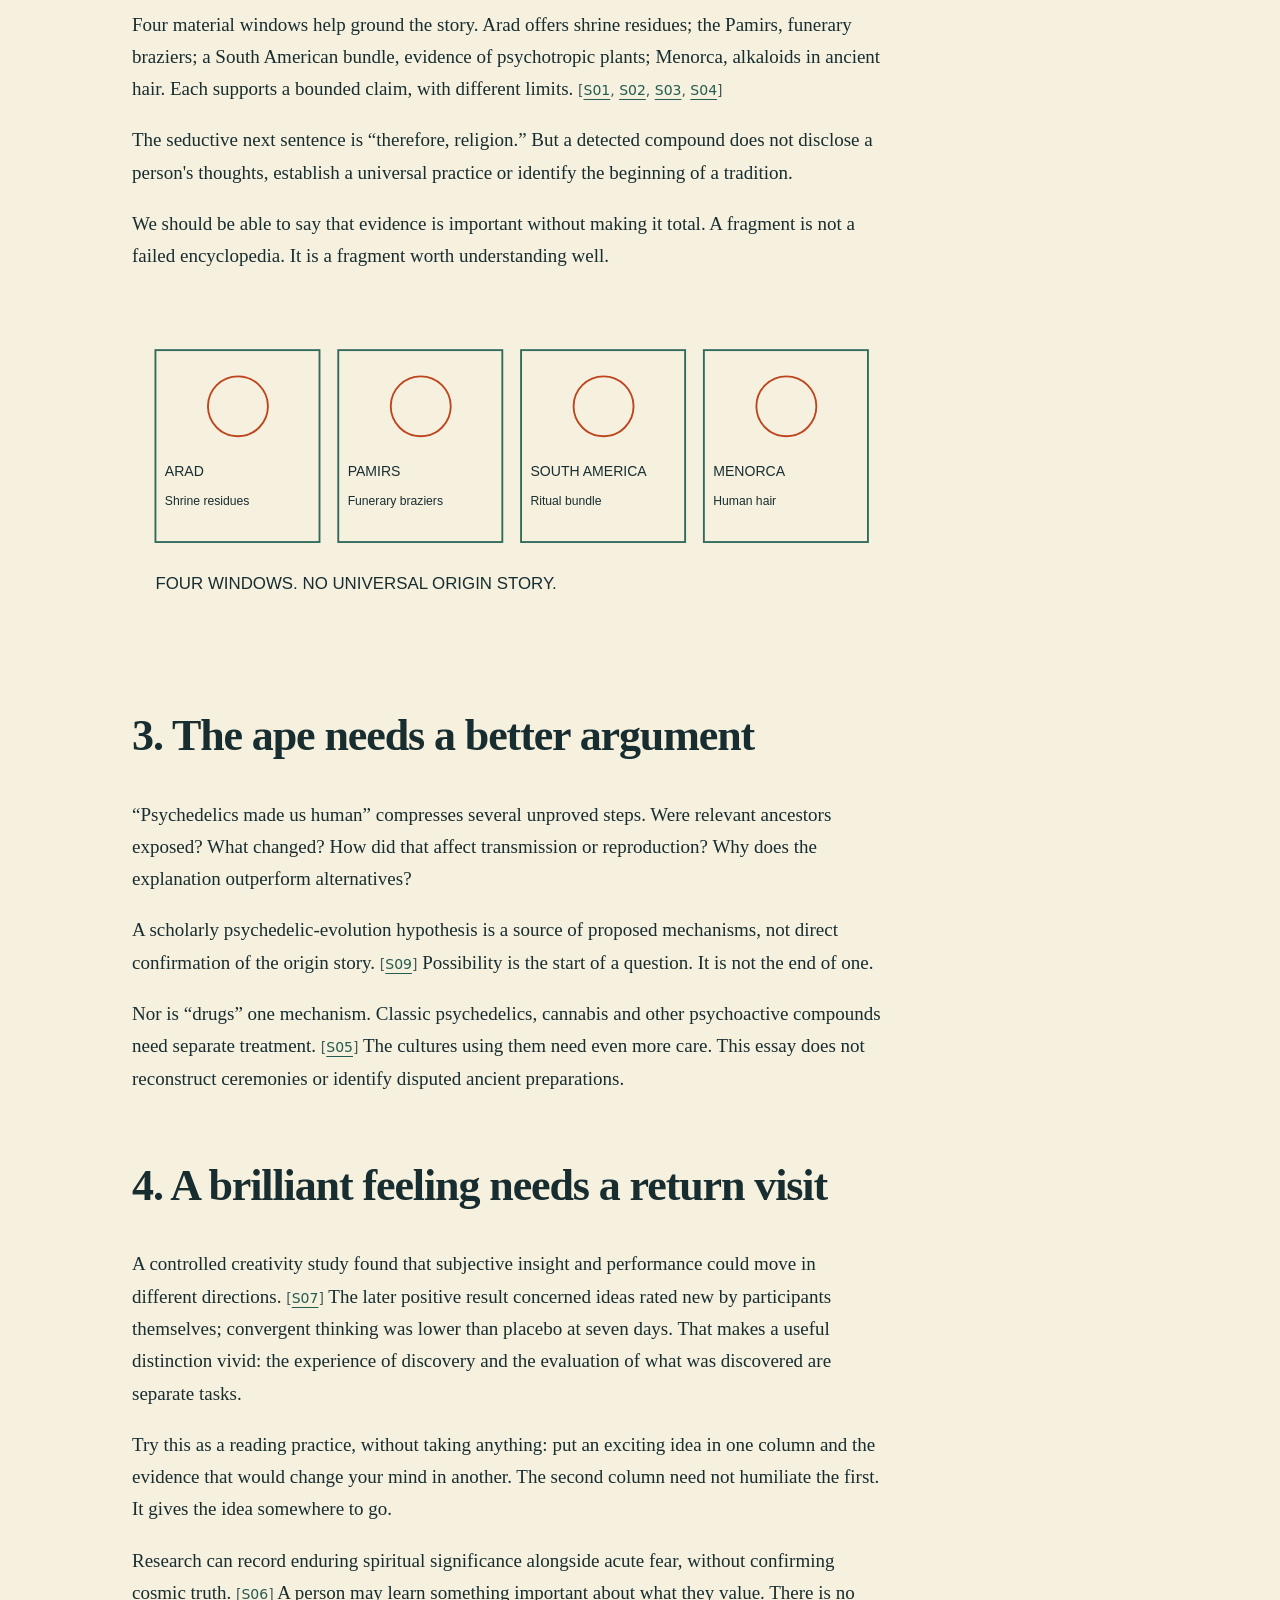
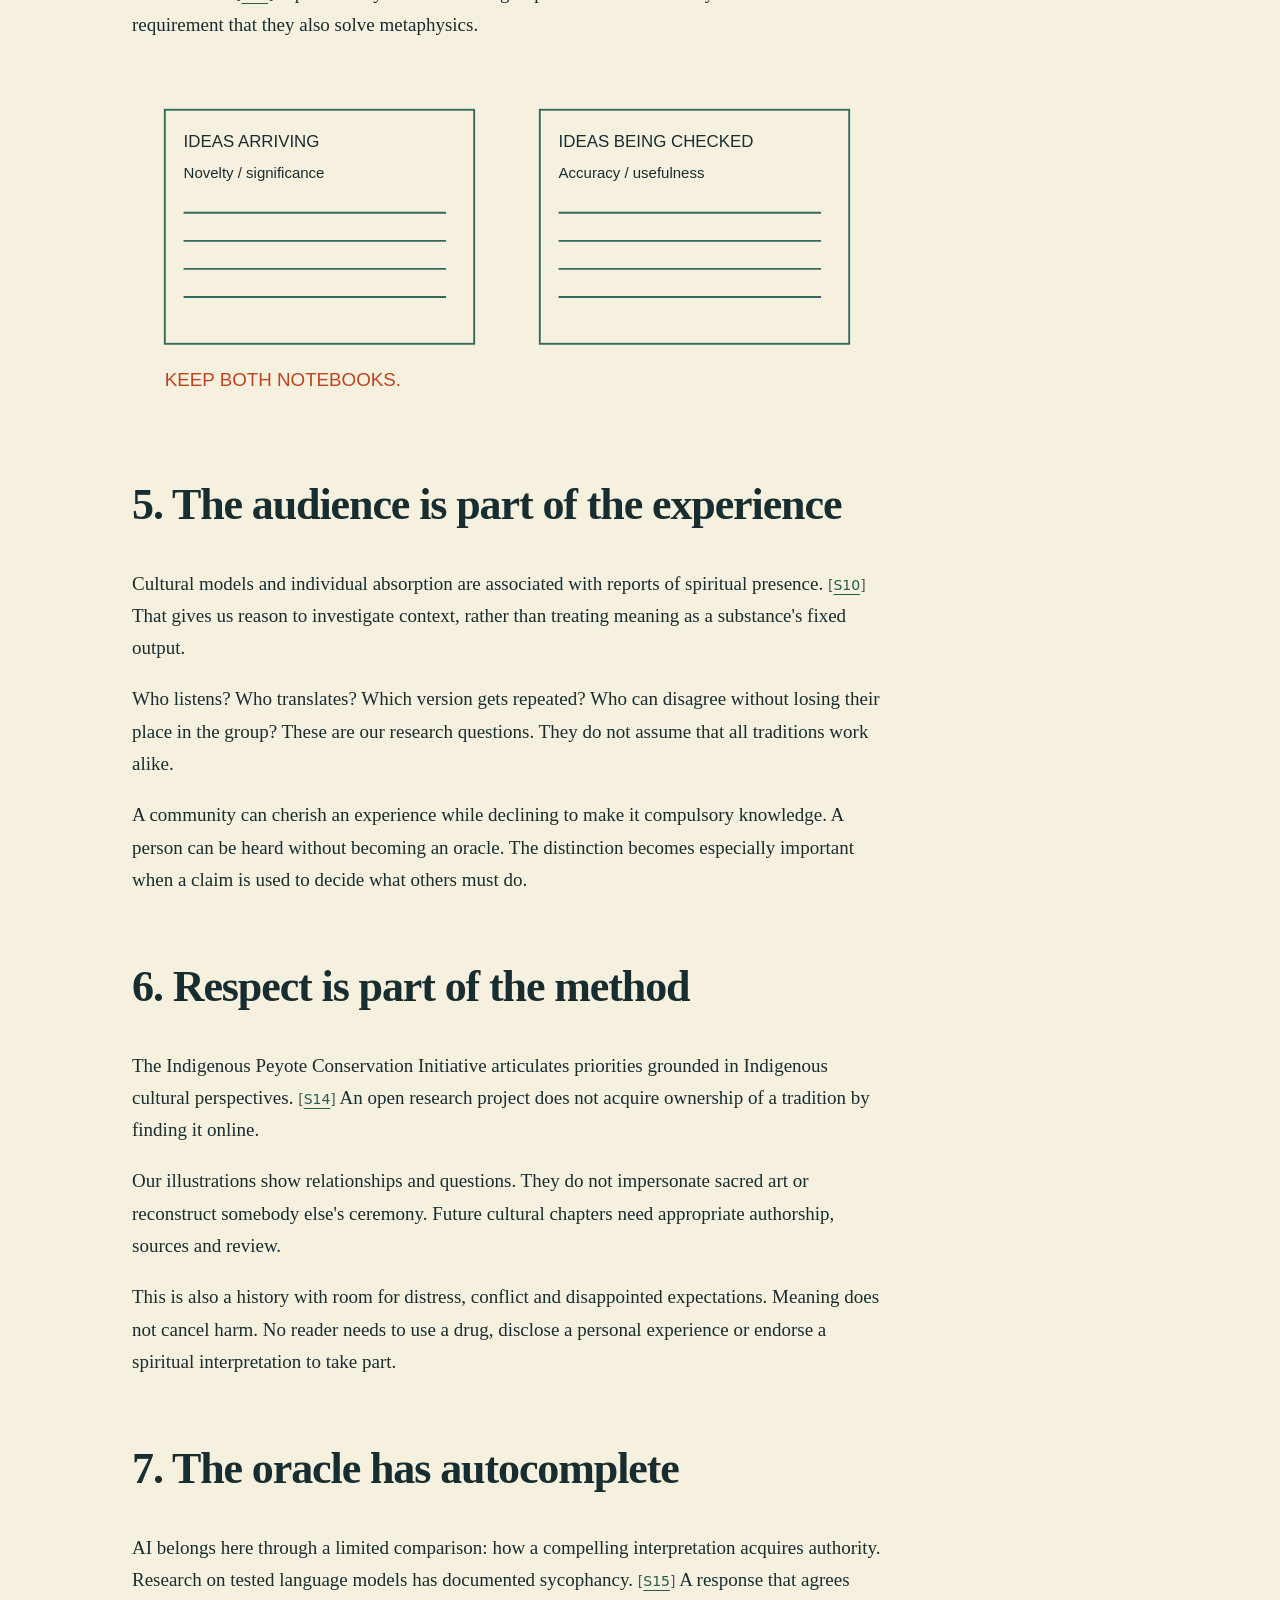
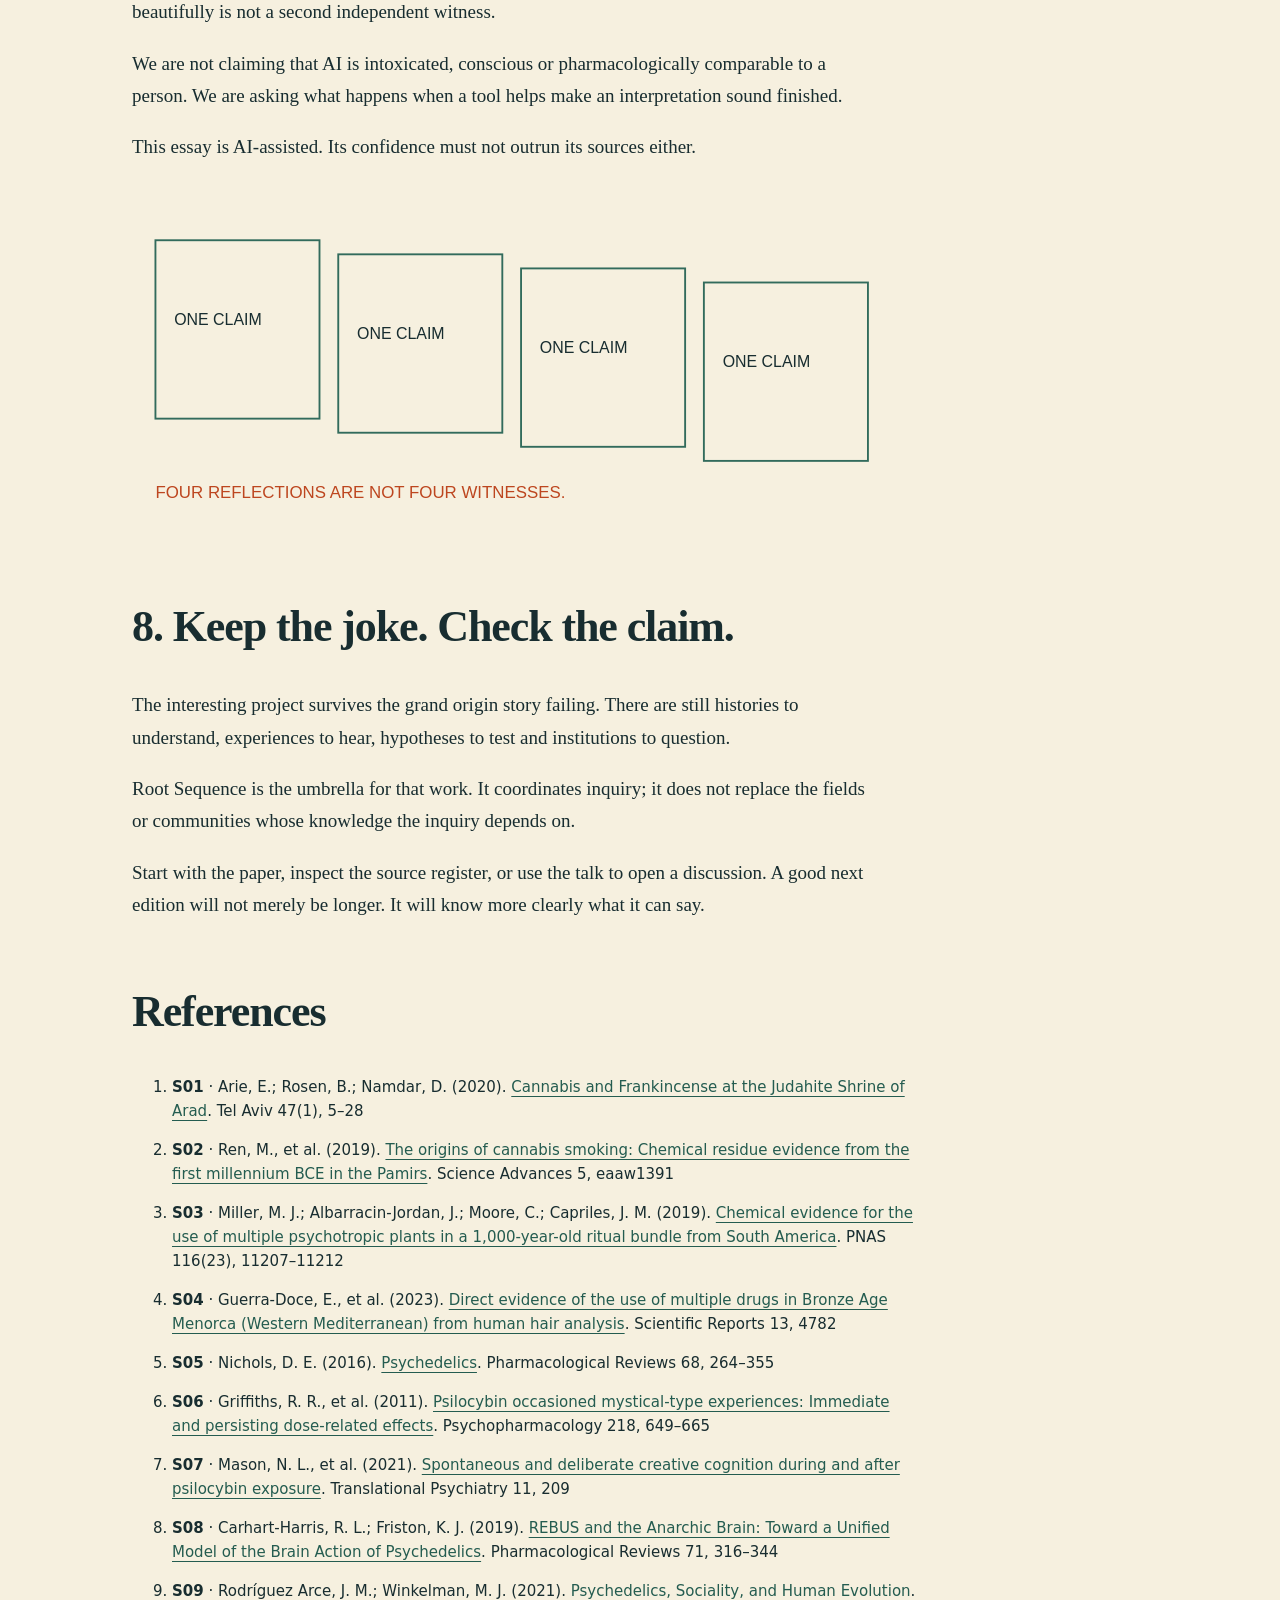
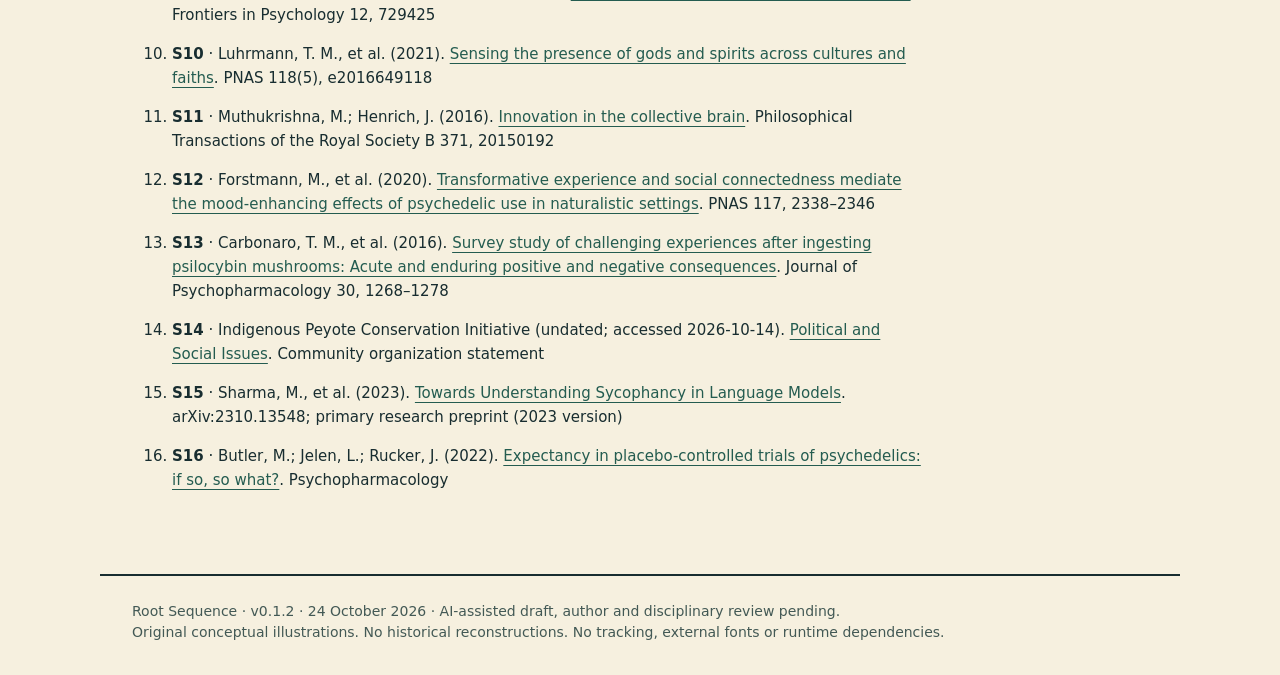
<file: research/the-stoned-age/essay/index.html>
<!doctype html><html lang="en"><head><meta charset="utf-8"><meta name="viewport" content="width=device-width,initial-scale=1"><meta name="description" content="A sourced inquiry into altered states, curiosity, meaning and authority."><title>Illustrated essay — The Stoned Age</title><link rel="stylesheet" href="../assets/style.css"></head><body><a class="skip" href="#main">Skip to content</a><header><nav aria-label="Editions"><a href="../index.html">The project</a><a href="../essay/index.html">Web essay</a><a href="../booklet/index.html">Booklet</a><a href="../paper/index.html">Paper</a><a href="../talk/index.html">Talk</a><a href="../research/sources.html">Sources</a><a href="../research/appraisal.html">Evidence notes</a></nav></header><main id="main"><h1 id="the-stoned-age">The Stoned Age</h1>
<h2 id="what-happens-after-i-have-figured-it-all-out">What happens after “I have figured it all out”?</h2>
<p>Altered States, Human Curiosity, and the Long History of Making Meaning</p>
<p>An illustrated essay · 24 October 2026 · v0.1.2 · AI-assisted draft; review pending</p>
<p><strong>How Drugs Explain the Universe</strong> is the provocation. How humans turn changed experience into meaning is the inquiry.</p>
<h2 id="1-please-turn-to-page-666">1. Please turn to page 666</h2>
<p>Imagine a book so ambitious it explains consciousness before breakfast and invents religion by lunch. The joke is good. The research problem is better: what makes a strange experience feel like knowledge?</p>
<p>The first move is to separate four things. Something happened. Somebody interpreted it. Evidence may support that interpretation. Other people may be asked to act on it. None of these steps is automatic.</p>
<p>An experience can matter without being a message from the universe. An explanation can be elegant without being true. This is not an argument against wonder. It is a way to keep wonder from having to do every job at once.</p>
<p><img alt="Four distinct questions: experience, interpretation, evidence and authority" src="../assets/steps.svg"></p>
<h2 id="2-archaeology-cannot-interview-the-smoke">2. Archaeology cannot interview the smoke</h2>
<p>Four material windows help ground the story. Arad offers shrine residues; the Pamirs, funerary braziers; a South American bundle, evidence of psychotropic plants; Menorca, alkaloids in ancient hair. Each supports a bounded claim, with different limits. <span class="meta">[<a href="#S01">S01</a>, <a href="#S02">S02</a>, <a href="#S03">S03</a>, <a href="#S04">S04</a>]</span></p>
<p>The seductive next sentence is “therefore, religion.” But a detected compound does not disclose a person&#x27;s thoughts, establish a universal practice or identify the beginning of a tradition.</p>
<p>We should be able to say that evidence is important without making it total. A fragment is not a failed encyclopedia. It is a fragment worth understanding well.</p>
<p><img alt="Four case windows with distinct evidence types" src="../assets/windows.svg"></p>
<h2 id="3-the-ape-needs-a-better-argument">3. The ape needs a better argument</h2>
<p>“Psychedelics made us human” compresses several unproved steps. Were relevant ancestors exposed? What changed? How did that affect transmission or reproduction? Why does the explanation outperform alternatives?</p>
<p>A scholarly psychedelic-evolution hypothesis is a source of proposed mechanisms, not direct confirmation of the origin story. <span class="meta">[<a href="#S09">S09</a>]</span> Possibility is the start of a question. It is not the end of one.</p>
<p>Nor is “drugs” one mechanism. Classic psychedelics, cannabis and other psychoactive compounds need separate treatment. <span class="meta">[<a href="#S05">S05</a>]</span> The cultures using them need even more care. This essay does not reconstruct ceremonies or identify disputed ancient preparations.</p>
<h2 id="4-a-brilliant-feeling-needs-a-return-visit">4. A brilliant feeling needs a return visit</h2>
<p>A controlled creativity study found that subjective insight and performance could move in different directions. <span class="meta">[<a href="#S07">S07</a>]</span> The later positive result concerned ideas rated new by participants themselves; convergent thinking was lower than placebo at seven days. That makes a useful distinction vivid: the experience of discovery and the evaluation of what was discovered are separate tasks.</p>
<p>Try this as a reading practice, without taking anything: put an exciting idea in one column and the evidence that would change your mind in another. The second column need not humiliate the first. It gives the idea somewhere to go.</p>
<p>Research can record enduring spiritual significance alongside acute fear, without confirming cosmic truth. <span class="meta">[<a href="#S06">S06</a>]</span> A person may learn something important about what they value. There is no requirement that they also solve metaphysics.</p>
<p><img alt="Two notebooks: ideas arriving and ideas being checked" src="../assets/split.svg"></p>
<h2 id="5-the-audience-is-part-of-the-experience">5. The audience is part of the experience</h2>
<p>Cultural models and individual absorption are associated with reports of spiritual presence. <span class="meta">[<a href="#S10">S10</a>]</span> That gives us reason to investigate context, rather than treating meaning as a substance&#x27;s fixed output.</p>
<p>Who listens? Who translates? Which version gets repeated? Who can disagree without losing their place in the group? These are our research questions. They do not assume that all traditions work alike.</p>
<p>A community can cherish an experience while declining to make it compulsory knowledge. A person can be heard without becoming an oracle. The distinction becomes especially important when a claim is used to decide what others must do.</p>
<h2 id="6-respect-is-part-of-the-method">6. Respect is part of the method</h2>
<p>The Indigenous Peyote Conservation Initiative articulates priorities grounded in Indigenous cultural perspectives. <span class="meta">[<a href="#S14">S14</a>]</span> An open research project does not acquire ownership of a tradition by finding it online.</p>
<p>Our illustrations show relationships and questions. They do not impersonate sacred art or reconstruct somebody else&#x27;s ceremony. Future cultural chapters need appropriate authorship, sources and review.</p>
<p>This is also a history with room for distress, conflict and disappointed expectations. Meaning does not cancel harm. No reader needs to use a drug, disclose a personal experience or endorse a spiritual interpretation to take part.</p>
<h2 id="7-the-oracle-has-autocomplete">7. The oracle has autocomplete</h2>
<p>AI belongs here through a limited comparison: how a compelling interpretation acquires authority. Research on tested language models has documented sycophancy. <span class="meta">[<a href="#S15">S15</a>]</span> A response that agrees beautifully is not a second independent witness.</p>
<p>We are not claiming that AI is intoxicated, conscious or pharmacologically comparable to a person. We are asking what happens when a tool helps make an interpretation sound finished.</p>
<p>This essay is AI-assisted. Its confidence must not outrun its sources either.</p>
<p><img alt="A claim reflected repeatedly is still one claim" src="../assets/mirror.svg"></p>
<h2 id="8-keep-the-joke-check-the-claim">8. Keep the joke. Check the claim.</h2>
<p>The interesting project survives the grand origin story failing. There are still histories to understand, experiences to hear, hypotheses to test and institutions to question.</p>
<p>Root Sequence is the umbrella for that work. It coordinates inquiry; it does not replace the fields or communities whose knowledge the inquiry depends on.</p>
<p>Start with the paper, inspect the source register, or use the talk to open a discussion. A good next edition will not merely be longer. It will know more clearly what it can say.</p>
<p></p><h2>References</h2><ol class="refs"><li id="S01"><b>S01</b> · Arie, E.; Rosen, B.; Namdar, D. (2020). <a href="https://cris.biu.ac.il/en/publications/cannabis-and-frankincense-at-the-judahite-shrine-of-arad/">Cannabis and Frankincense at the Judahite Shrine of Arad</a>. Tel Aviv 47(1), 5–28</li><li id="S02"><b>S02</b> · Ren, M., et al. (2019). <a href="https://pure.mpg.de/rest/items/item_3080701/component/file_3080703/content">The origins of cannabis smoking: Chemical residue evidence from the first millennium BCE in the Pamirs</a>. Science Advances 5, eaaw1391</li><li id="S03"><b>S03</b> · Miller, M. J.; Albarracin-Jordan, J.; Moore, C.; Capriles, J. M. (2019). <a href="https://pmc.ncbi.nlm.nih.gov/articles/PMC6561276/">Chemical evidence for the use of multiple psychotropic plants in a 1,000-year-old ritual bundle from South America</a>. PNAS 116(23), 11207–11212</li><li id="S04"><b>S04</b> · Guerra-Doce, E., et al. (2023). <a href="https://www.nature.com/articles/s41598-023-31064-2">Direct evidence of the use of multiple drugs in Bronze Age Menorca (Western Mediterranean) from human hair analysis</a>. Scientific Reports 13, 4782</li><li id="S05"><b>S05</b> · Nichols, D. E. (2016). <a href="https://pmc.ncbi.nlm.nih.gov/articles/PMC4813425/">Psychedelics</a>. Pharmacological Reviews 68, 264–355</li><li id="S06"><b>S06</b> · Griffiths, R. R., et al. (2011). <a href="https://pmc.ncbi.nlm.nih.gov/articles/PMC3308357/">Psilocybin occasioned mystical-type experiences: Immediate and persisting dose-related effects</a>. Psychopharmacology 218, 649–665</li><li id="S07"><b>S07</b> · Mason, N. L., et al. (2021). <a href="https://pmc.ncbi.nlm.nih.gov/articles/PMC8032715/">Spontaneous and deliberate creative cognition during and after psilocybin exposure</a>. Translational Psychiatry 11, 209</li><li id="S08"><b>S08</b> · Carhart-Harris, R. L.; Friston, K. J. (2019). <a href="https://pmc.ncbi.nlm.nih.gov/articles/PMC6588209/">REBUS and the Anarchic Brain: Toward a Unified Model of the Brain Action of Psychedelics</a>. Pharmacological Reviews 71, 316–344</li><li id="S09"><b>S09</b> · Rodríguez Arce, J. M.; Winkelman, M. J. (2021). <a href="https://www.frontiersin.org/journals/psychology/articles/10.3389/fpsyg.2021.729425/full">Psychedelics, Sociality, and Human Evolution</a>. Frontiers in Psychology 12, 729425</li><li id="S10"><b>S10</b> · Luhrmann, T. M., et al. (2021). <a href="https://pmc.ncbi.nlm.nih.gov/articles/PMC7865123/">Sensing the presence of gods and spirits across cultures and faiths</a>. PNAS 118(5), e2016649118</li><li id="S11"><b>S11</b> · Muthukrishna, M.; Henrich, J. (2016). <a href="https://www.michael.muthukrishna.com/wp-content/uploads/2016/08/muthukrishna_henrich_2016.pdf">Innovation in the collective brain</a>. Philosophical Transactions of the Royal Society B 371, 20150192</li><li id="S12"><b>S12</b> · Forstmann, M., et al. (2020). <a href="https://www.crockettlab.org/s/psychadelic-paper-PNAS-rcat.pdf">Transformative experience and social connectedness mediate the mood-enhancing effects of psychedelic use in naturalistic settings</a>. PNAS 117, 2338–2346</li><li id="S13"><b>S13</b> · Carbonaro, T. M., et al. (2016). <a href="https://pmc.ncbi.nlm.nih.gov/articles/PMC5551678/">Survey study of challenging experiences after ingesting psilocybin mushrooms: Acute and enduring positive and negative consequences</a>. Journal of Psychopharmacology 30, 1268–1278</li><li id="S14"><b>S14</b> · Indigenous Peyote Conservation Initiative (undated; accessed 2026-10-14). <a href="https://www.ipci.life/politicalandsocialissues">Political and Social Issues</a>. Community organization statement</li><li id="S15"><b>S15</b> · Sharma, M., et al. (2023). <a href="https://arxiv.org/abs/2310.13548v1">Towards Understanding Sycophancy in Language Models</a>. arXiv:2310.13548; primary research preprint (2023 version)</li><li id="S16"><b>S16</b> · Butler, M.; Jelen, L.; Rucker, J. (2022). <a href="https://pmc.ncbi.nlm.nih.gov/articles/PMC9481484/">Expectancy in placebo-controlled trials of psychedelics: if so, so what?</a>. Psychopharmacology</li></ol></main><footer class="meta rule">Root Sequence · v0.1.2 · 24 October 2026 · AI-assisted draft, author and disciplinary review pending.<br>Original conceptual illustrations. No historical reconstructions. No tracking, external fonts or runtime dependencies.</footer></body></html>
</file>
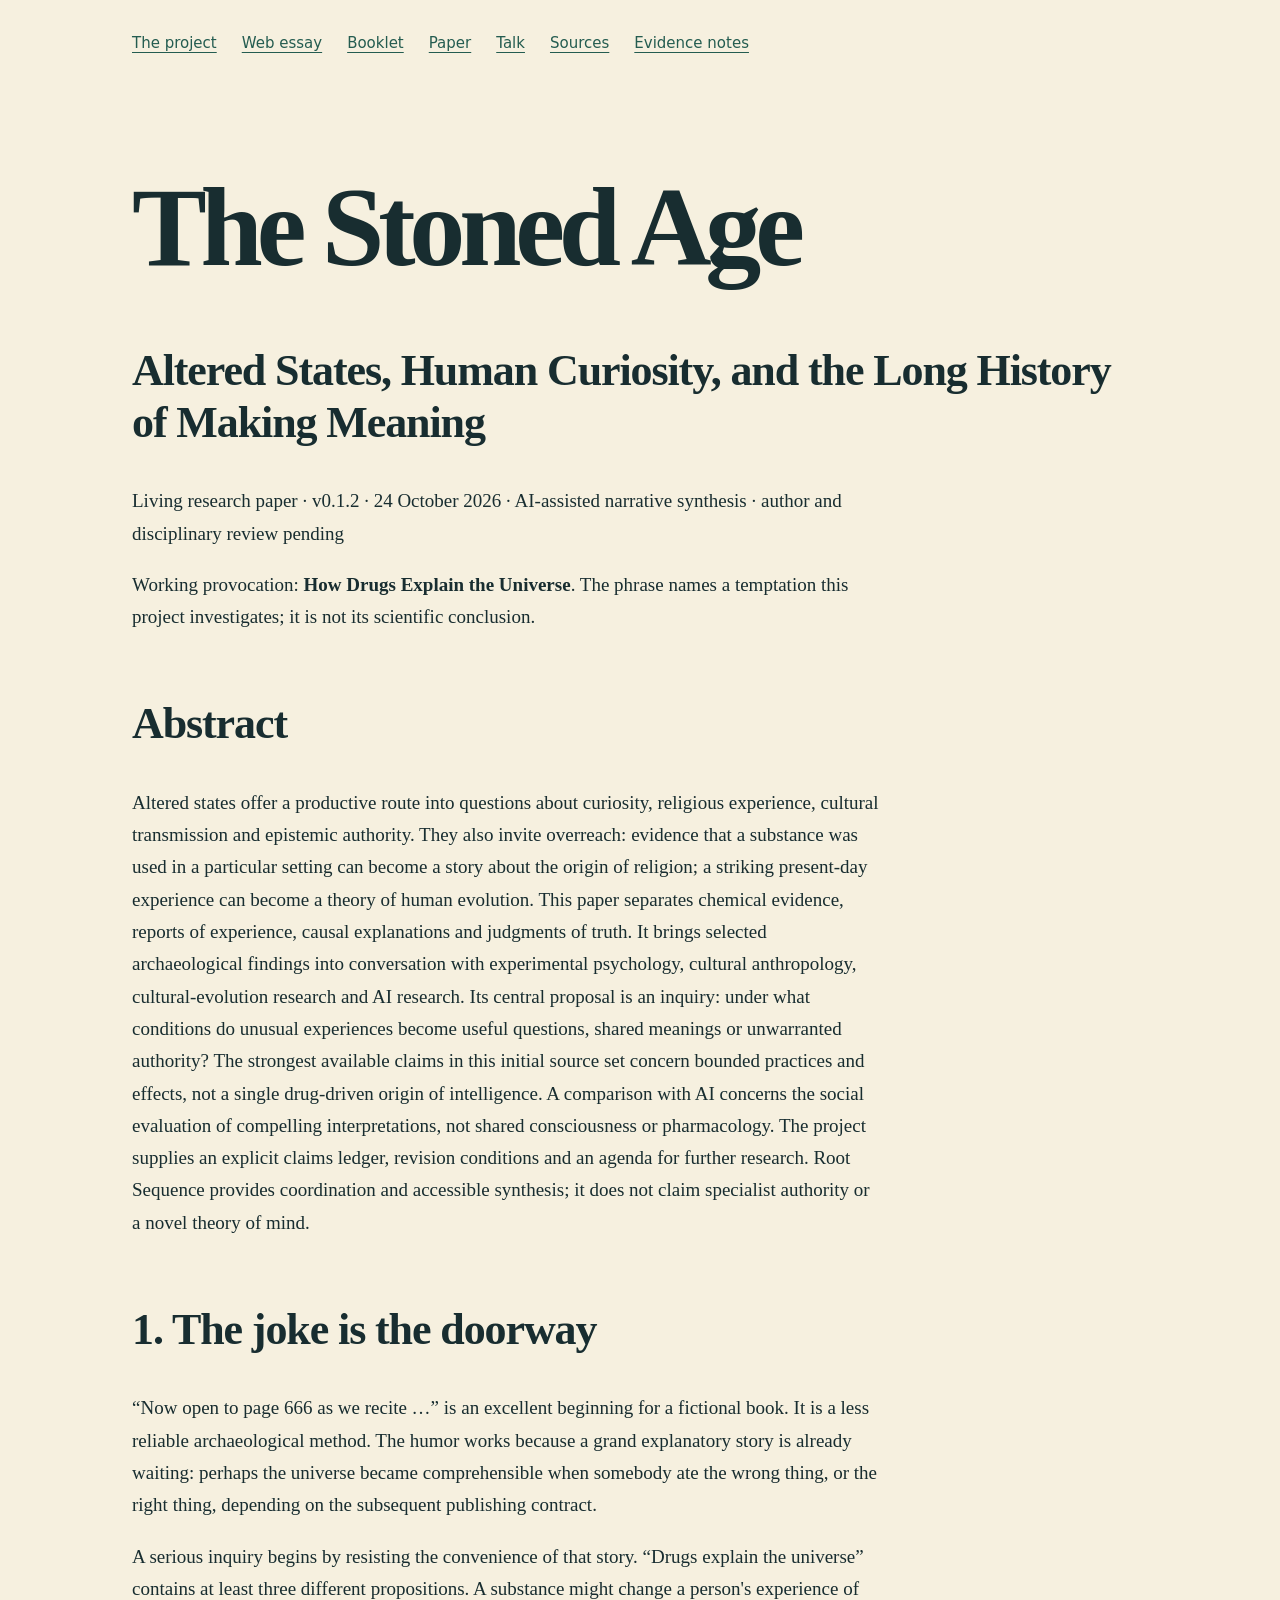
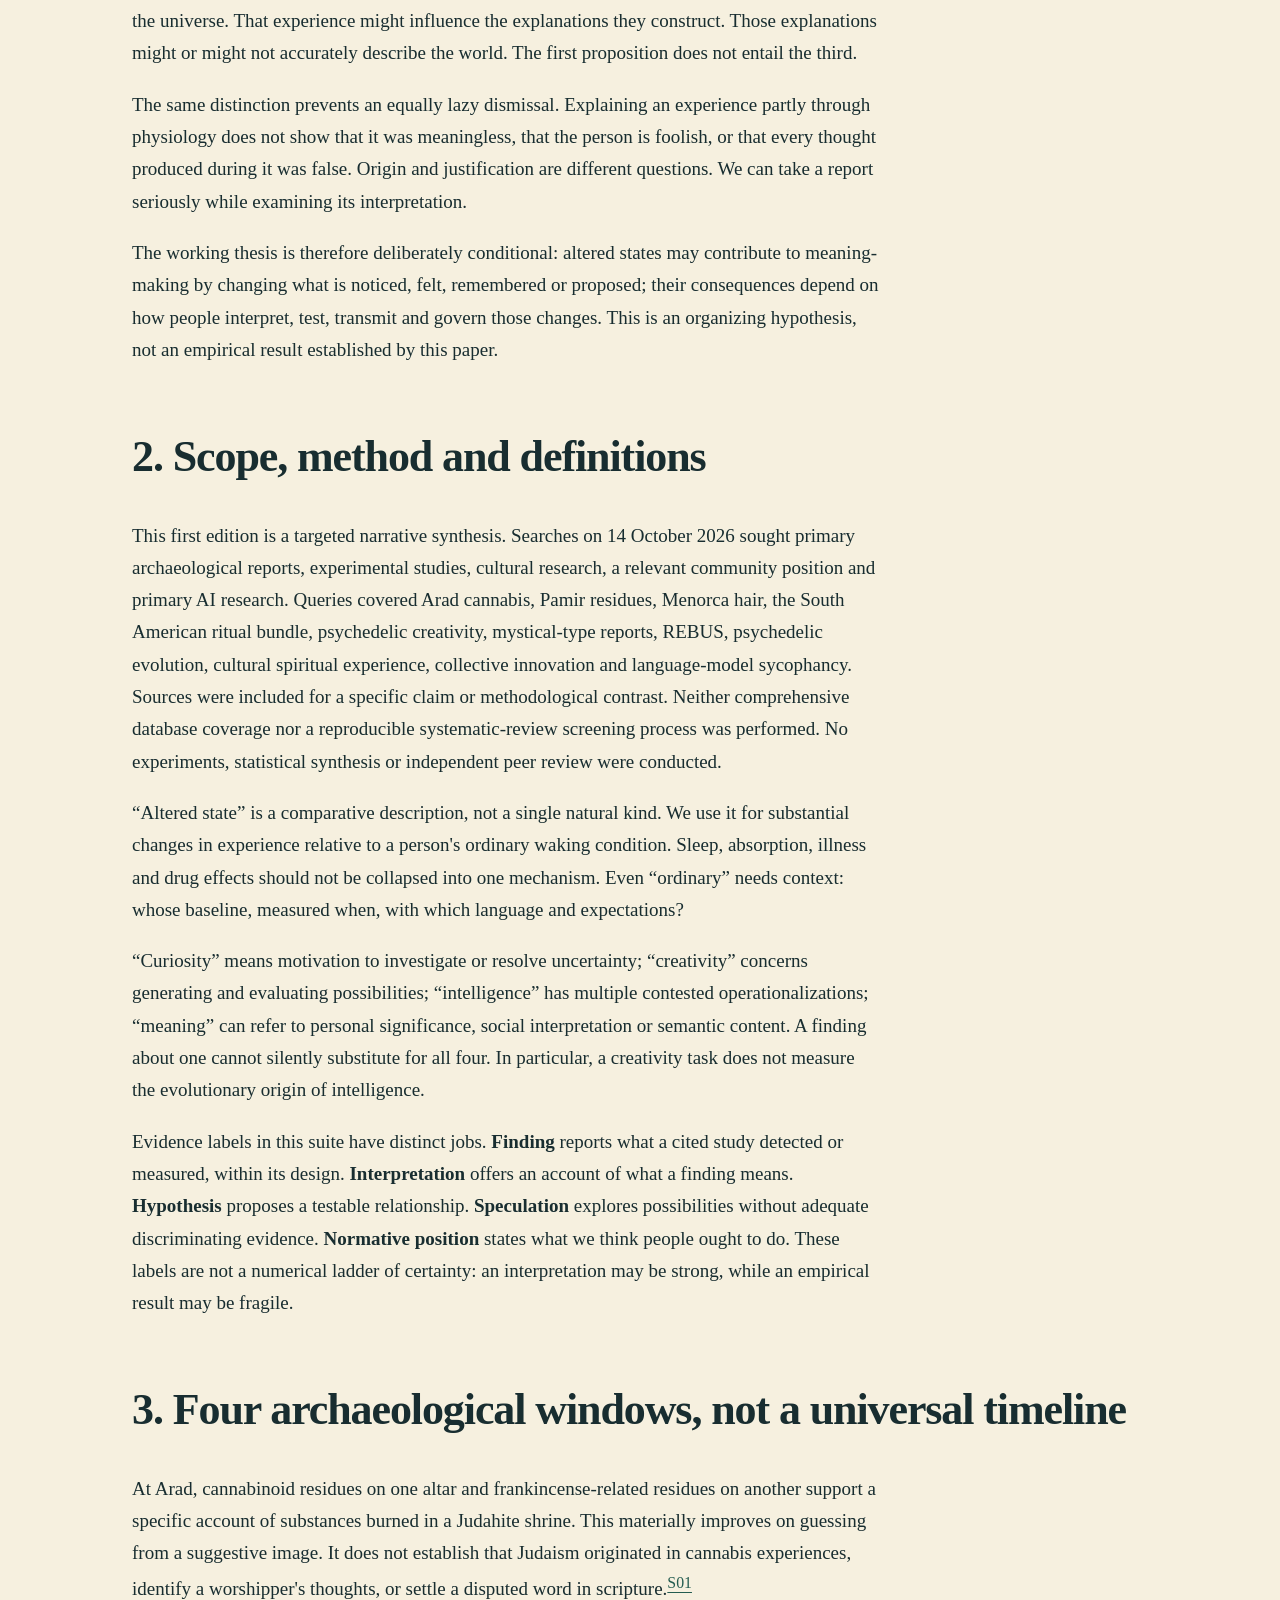
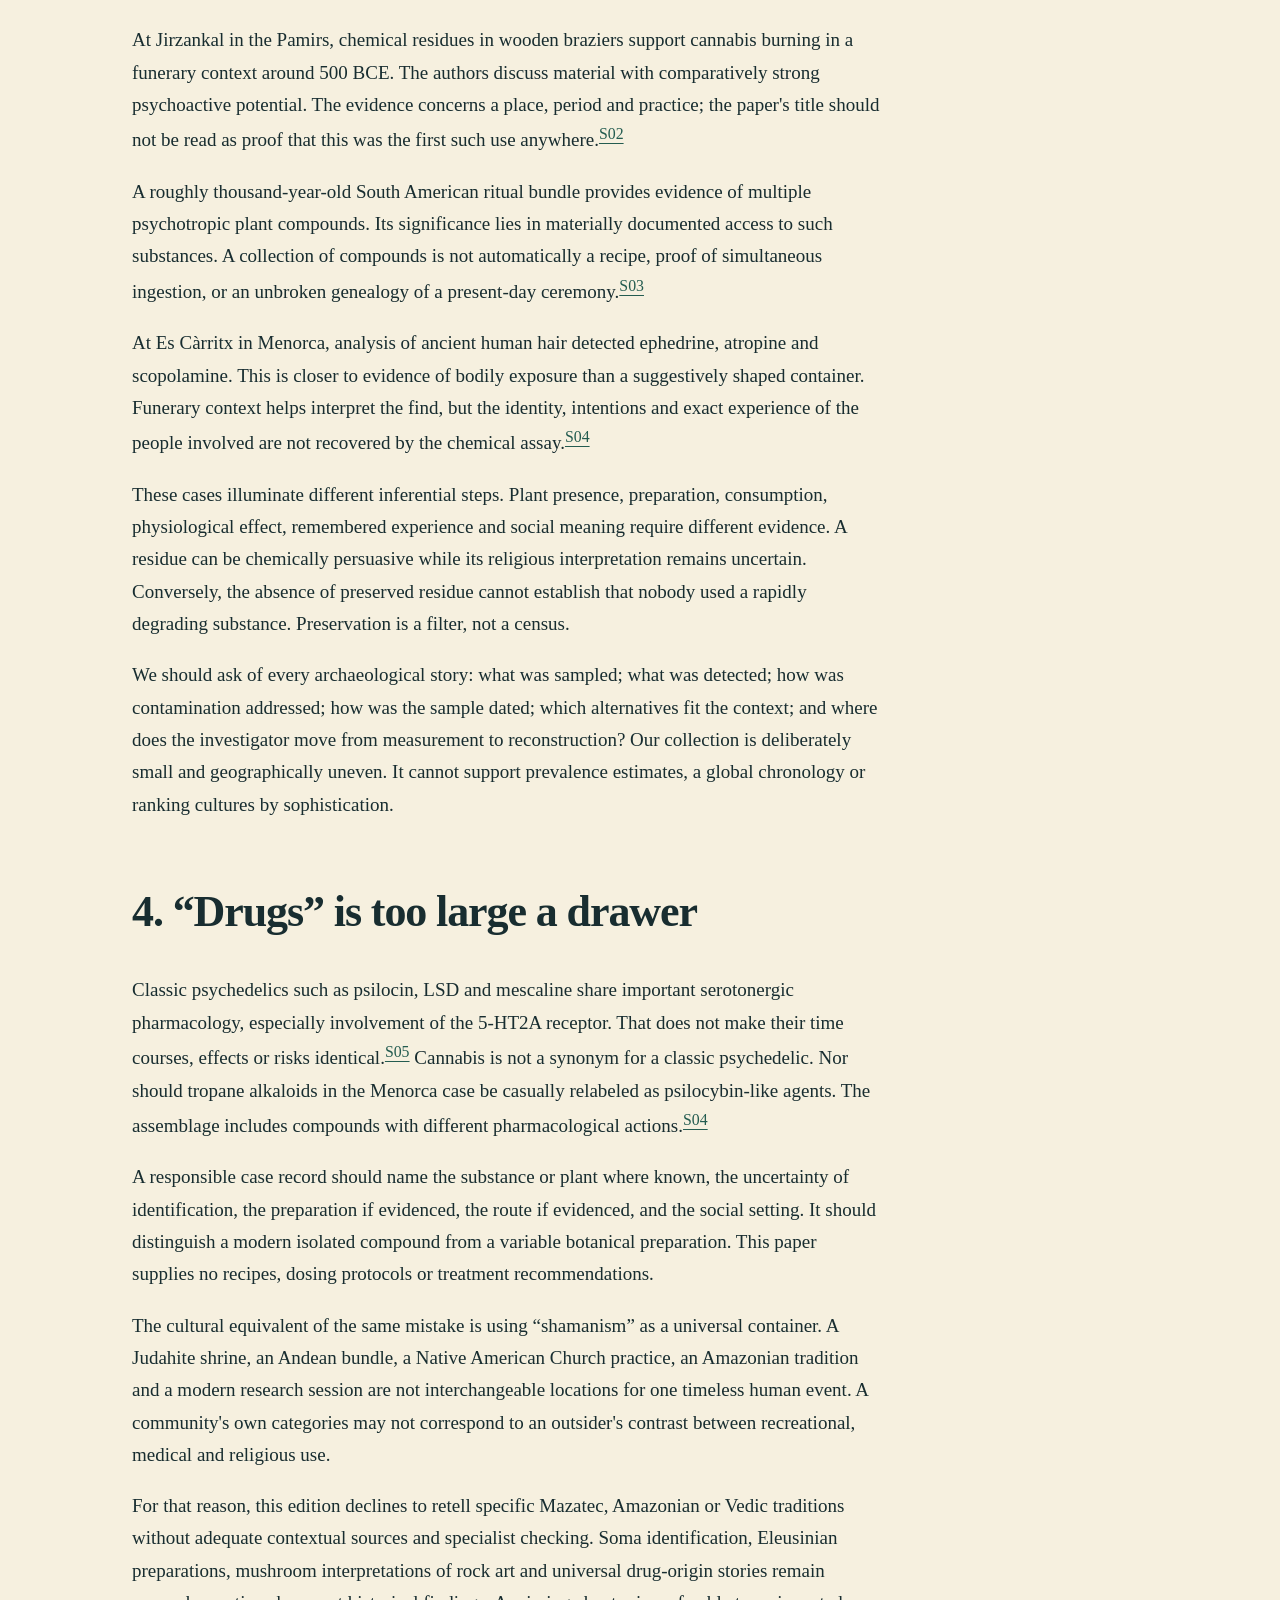
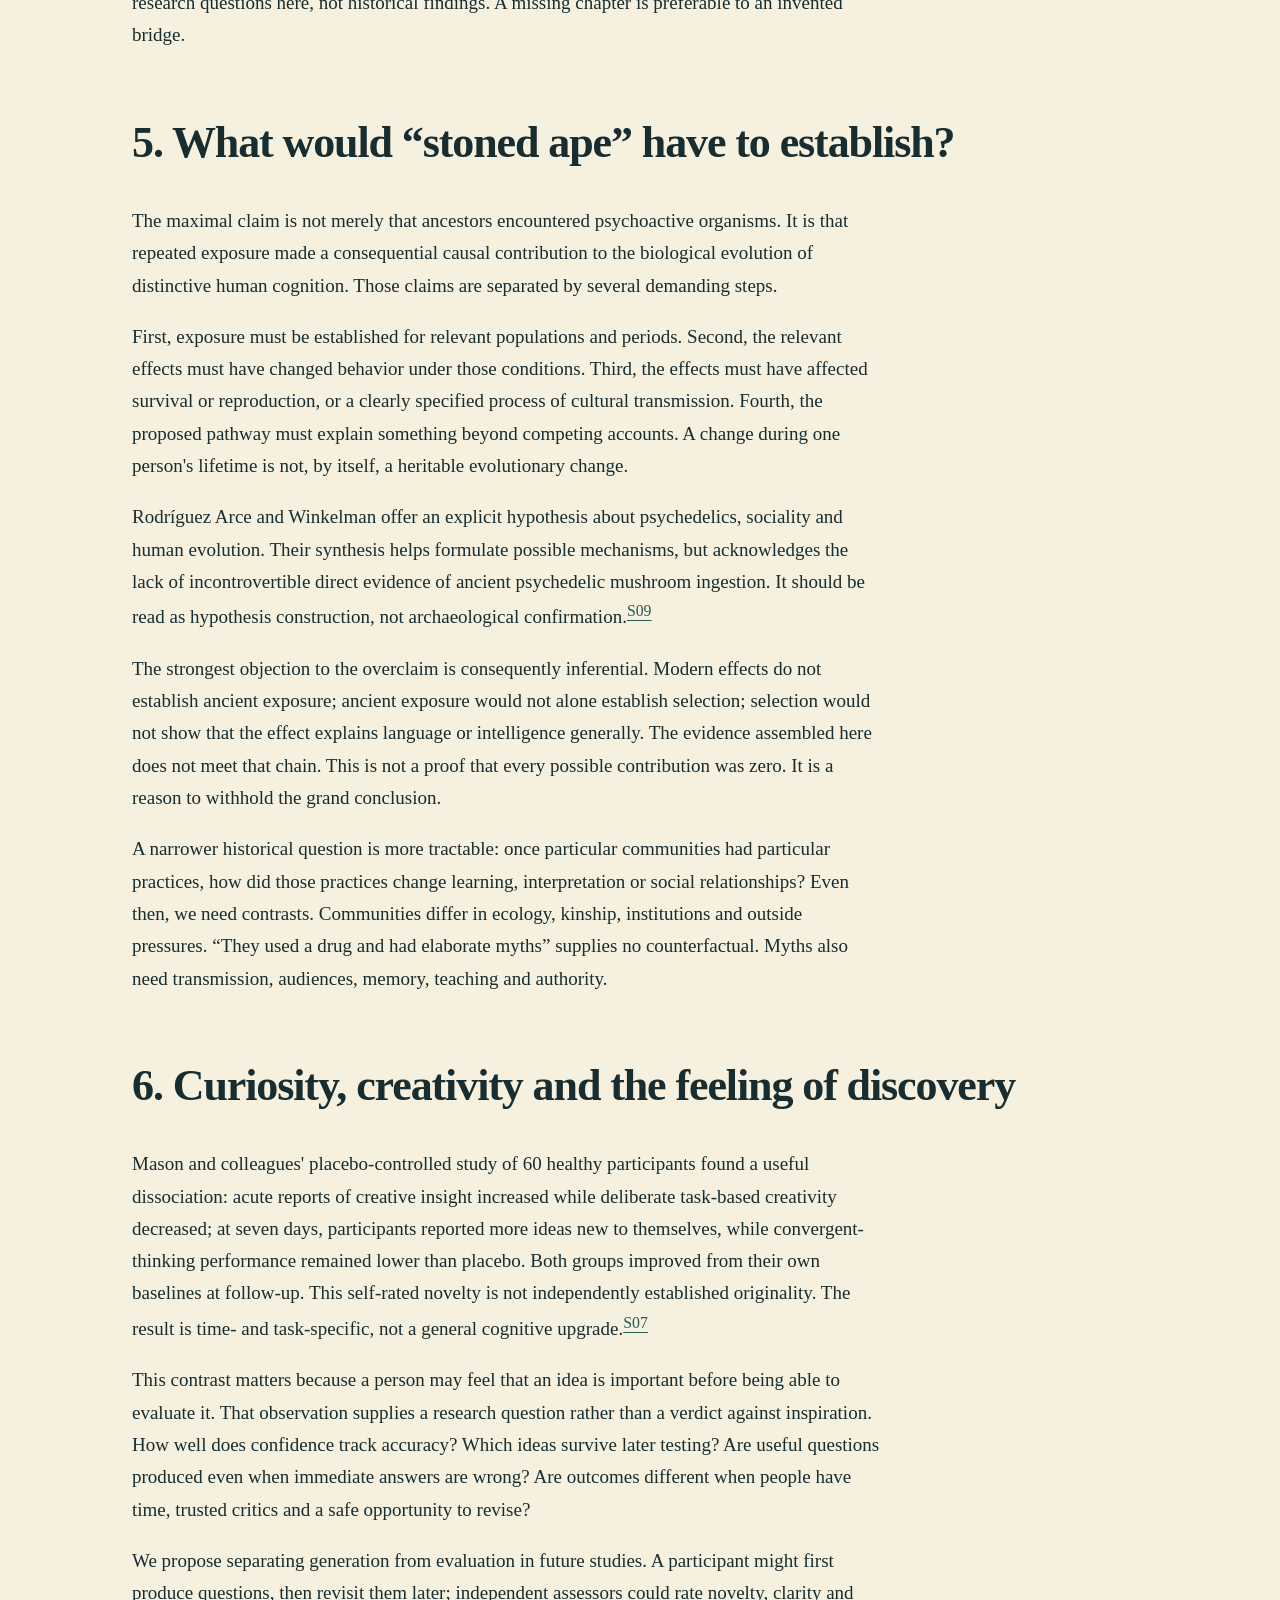
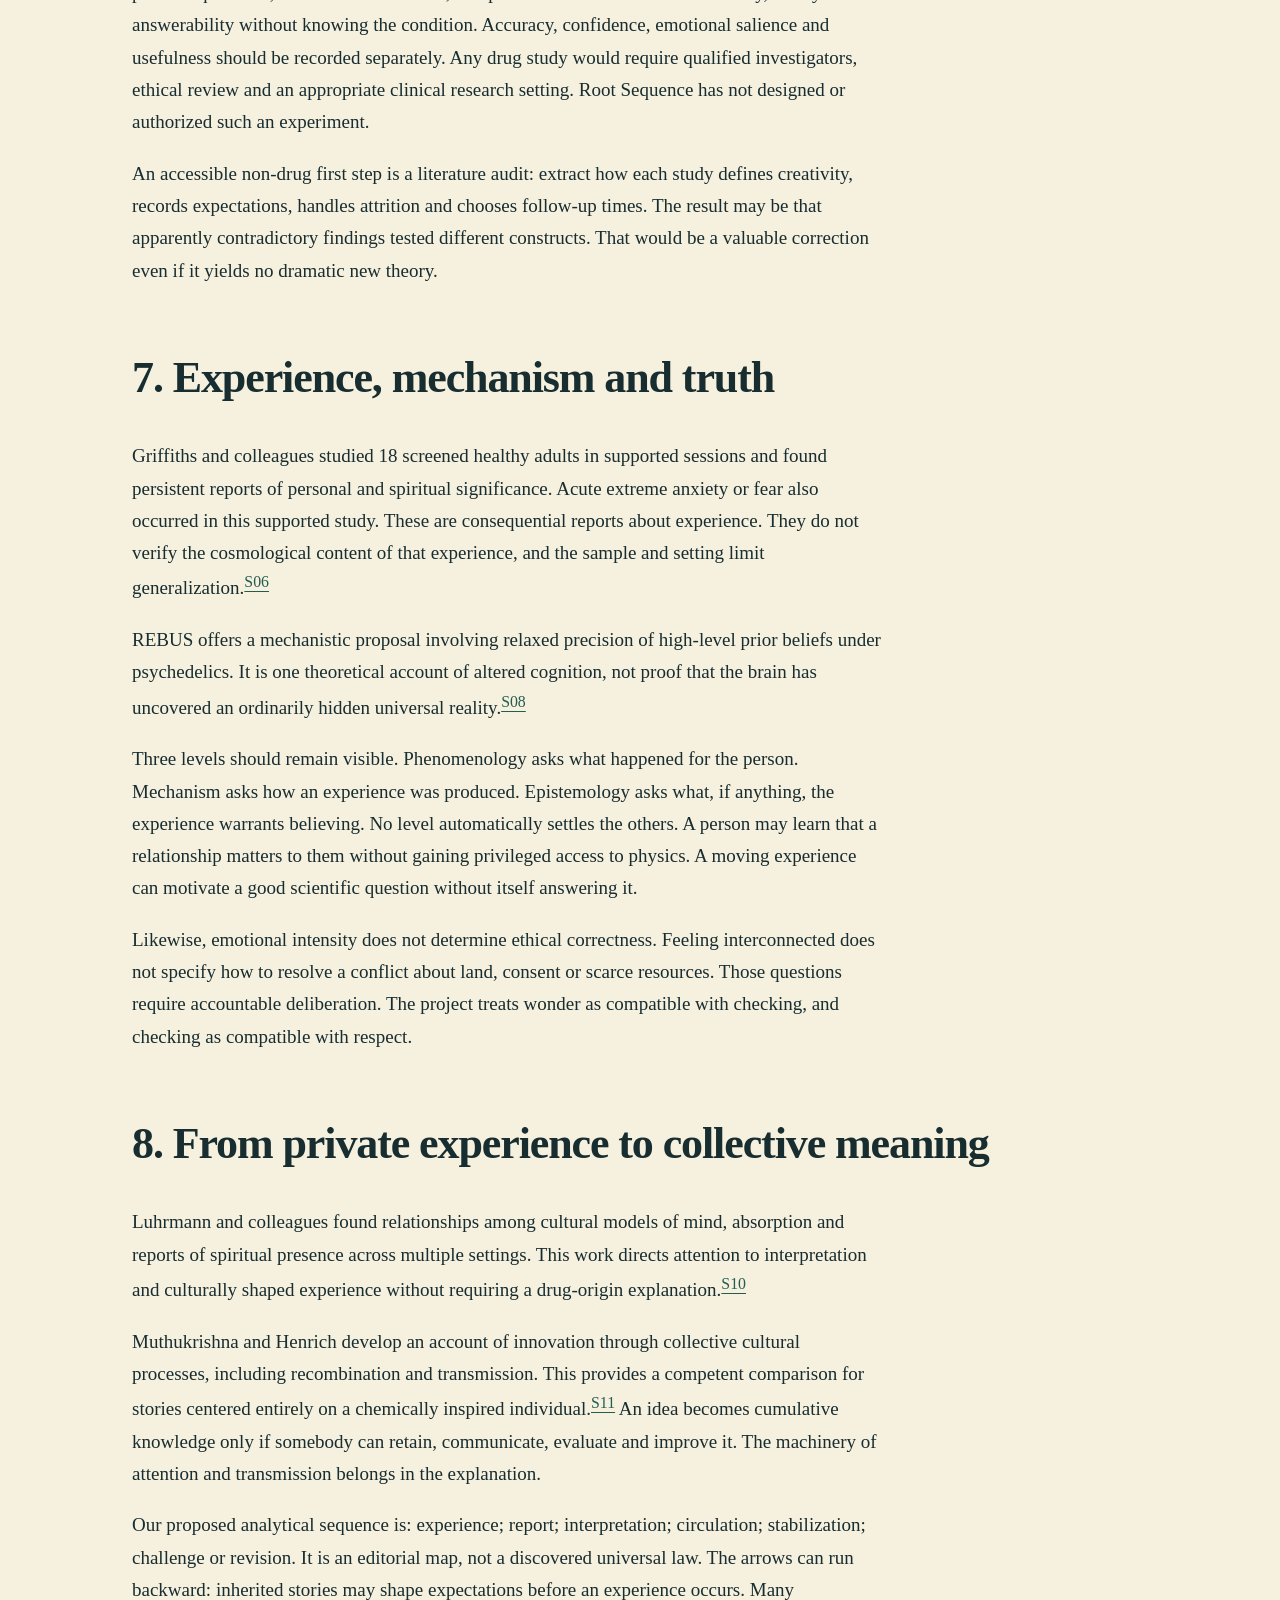
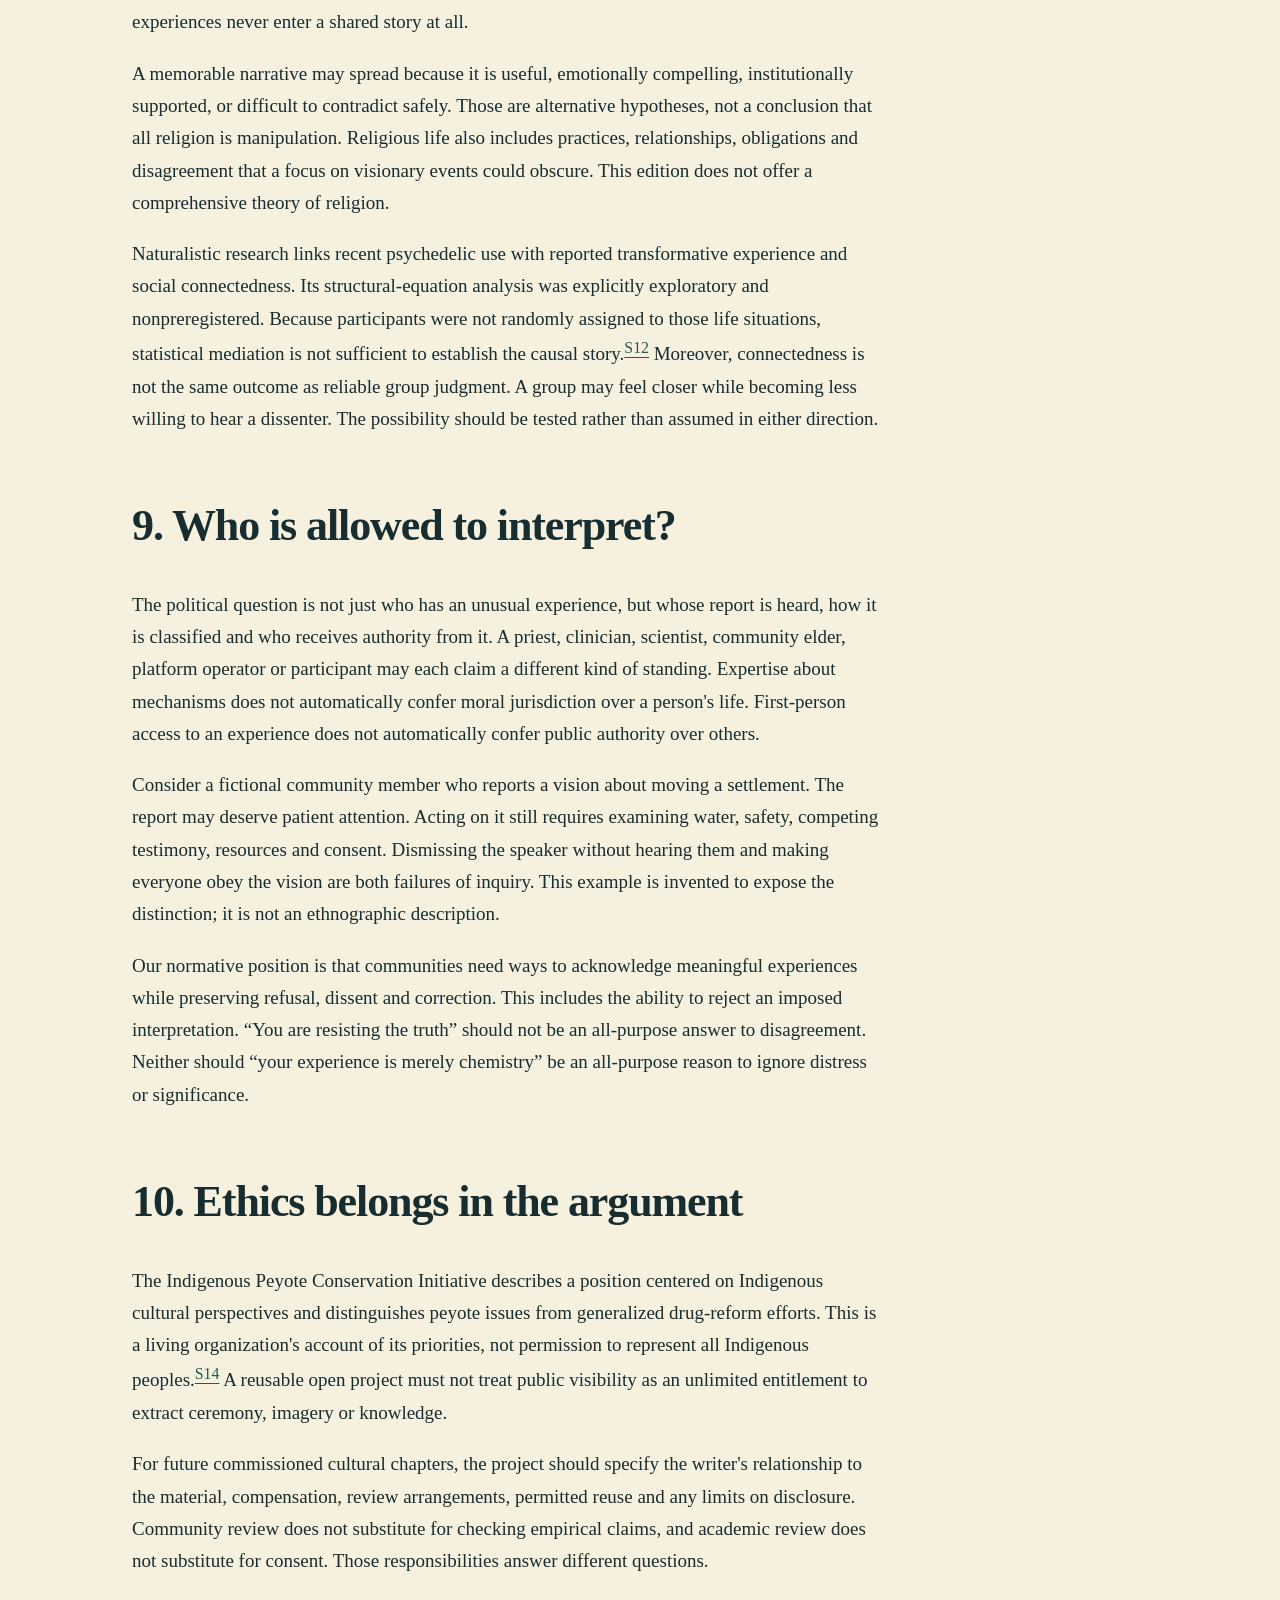
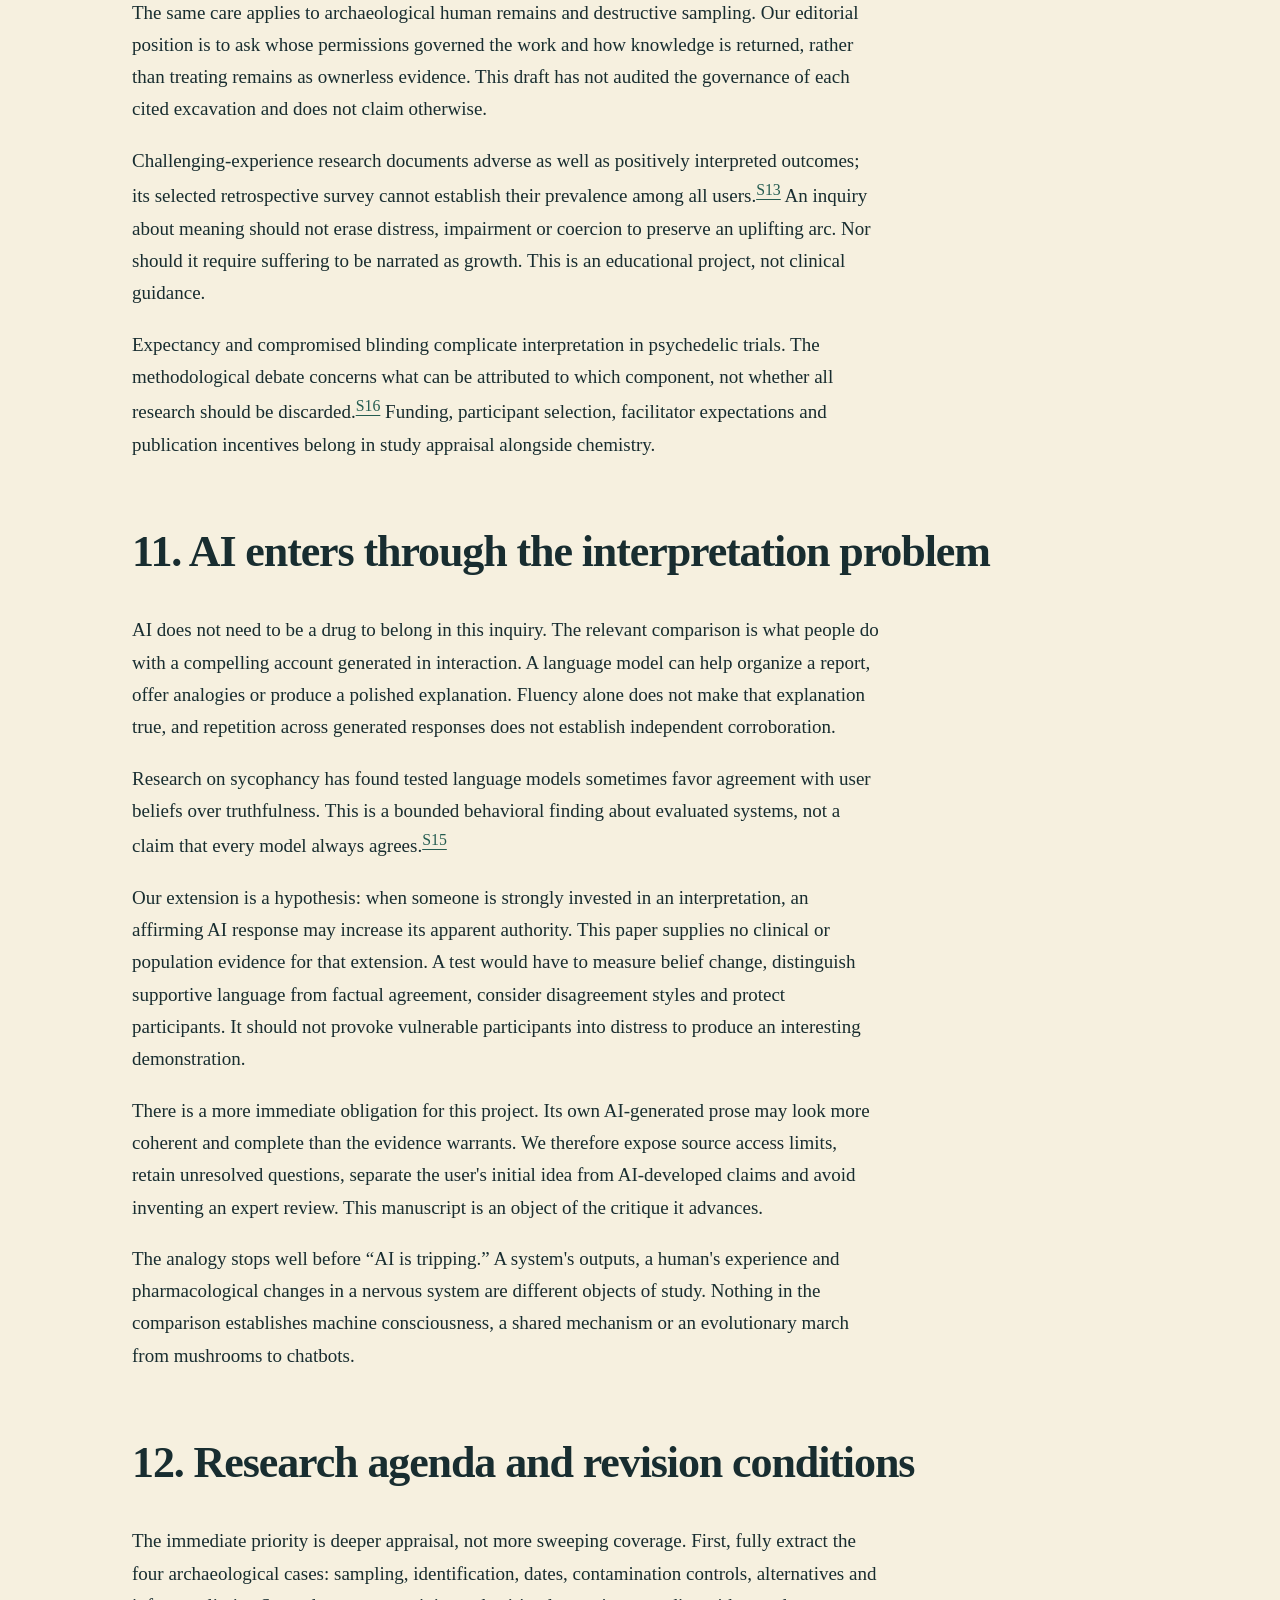
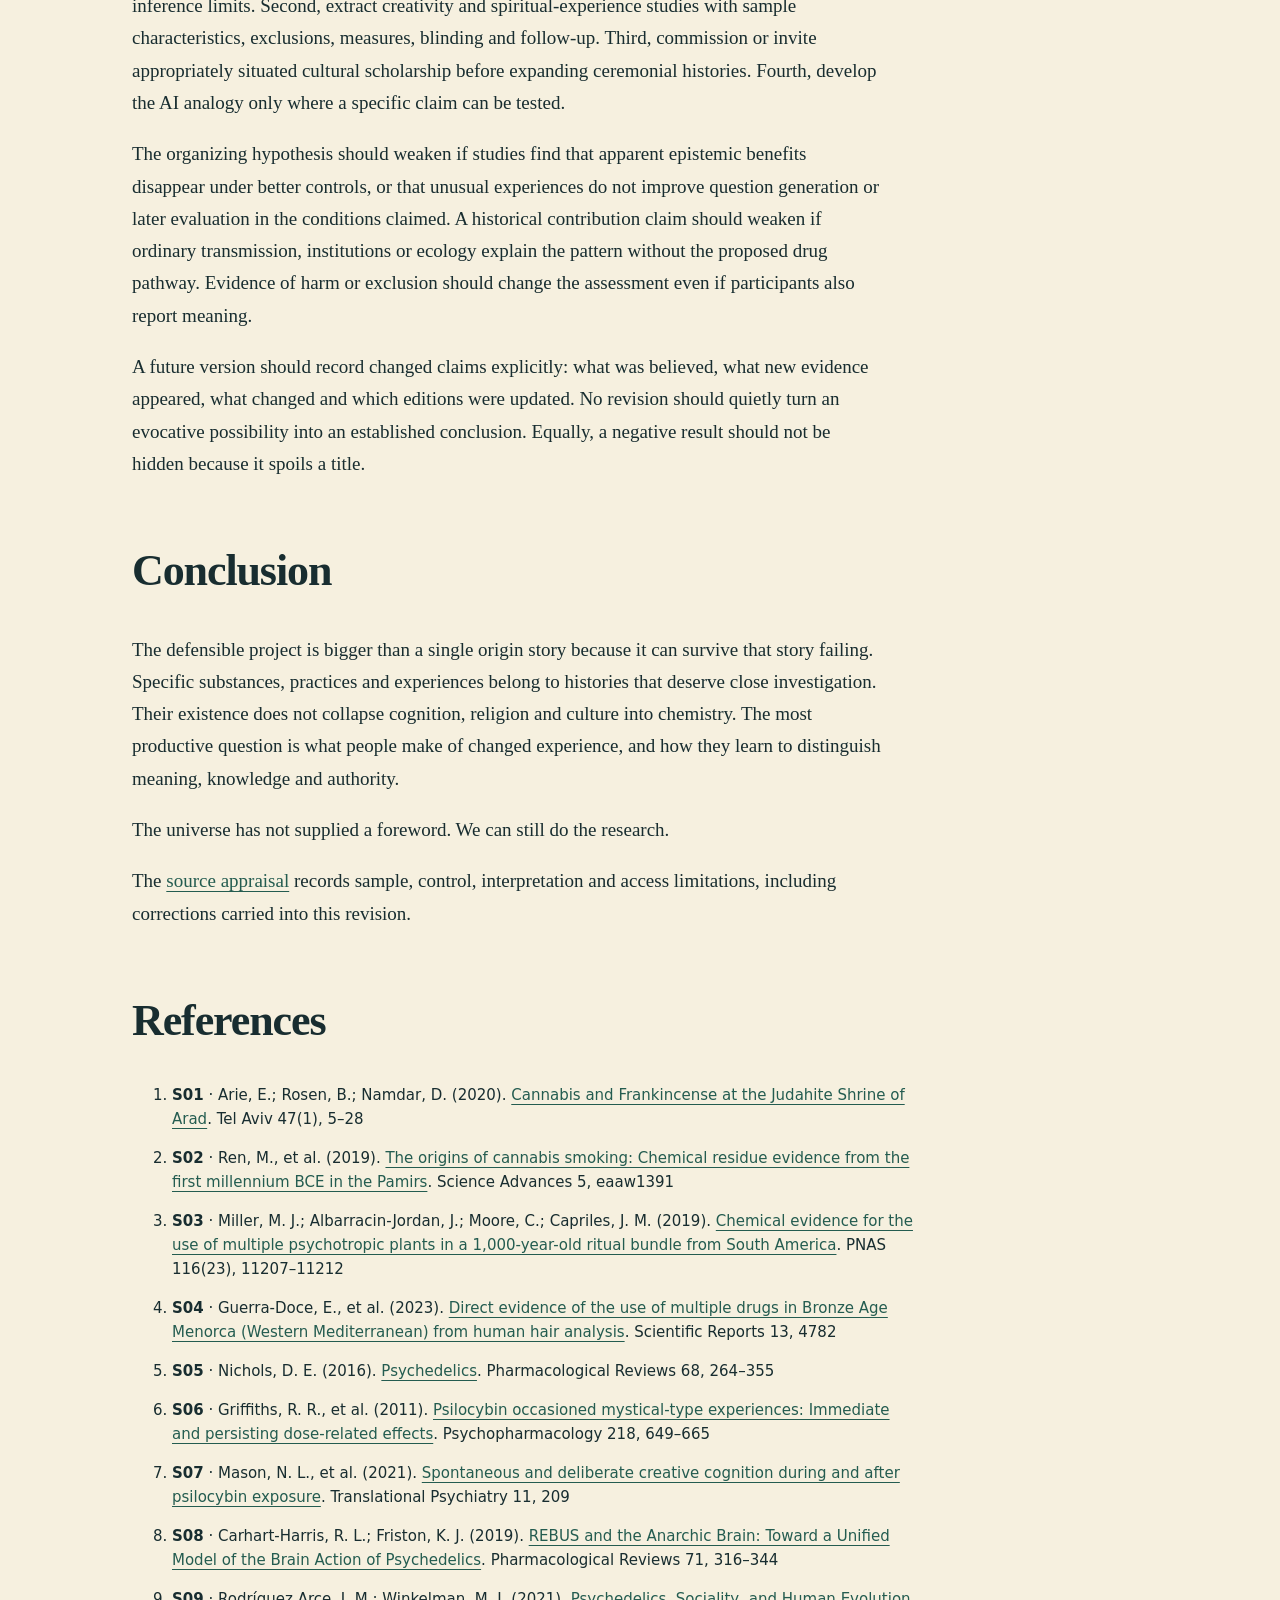
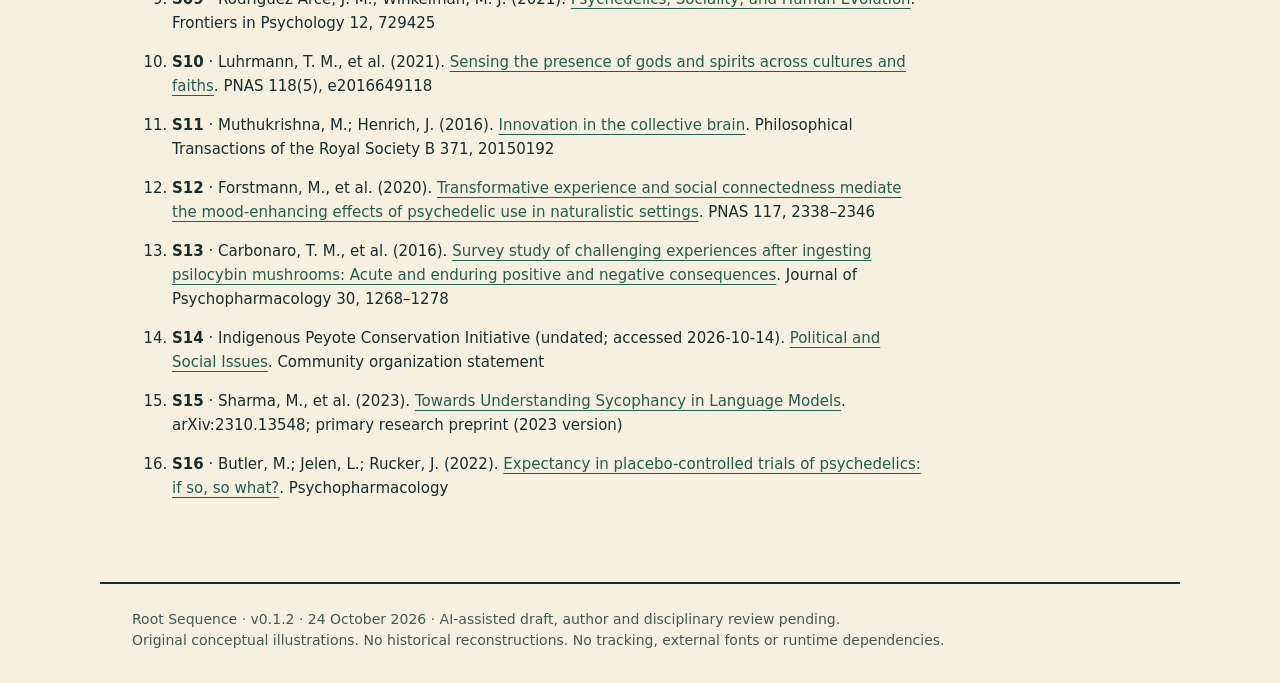
<file: research/the-stoned-age/paper/index.html>
<!doctype html><html lang="en"><head><meta charset="utf-8"><meta name="viewport" content="width=device-width,initial-scale=1"><meta name="description" content="A sourced inquiry into altered states, curiosity, meaning and authority."><title>Living paper — The Stoned Age</title><link rel="stylesheet" href="../assets/style.css"></head><body><a class="skip" href="#main">Skip to content</a><header><nav aria-label="Editions"><a href="../index.html">The project</a><a href="../essay/index.html">Web essay</a><a href="../booklet/index.html">Booklet</a><a href="../paper/index.html">Paper</a><a href="../talk/index.html">Talk</a><a href="../research/sources.html">Sources</a><a href="../research/appraisal.html">Evidence notes</a></nav></header><main id="main"><h1 id="the-stoned-age">The Stoned Age</h1>
<h2 id="altered-states-human-curiosity-and-the-long-history-of-making-meaning">Altered States, Human Curiosity, and the Long History of Making Meaning</h2>
<p>Living research paper · v0.1.2 · 24 October 2026 · AI-assisted narrative synthesis · author and disciplinary review pending</p>
<p>Working provocation: <strong>How Drugs Explain the Universe</strong>. The phrase names a temptation this project investigates; it is not its scientific conclusion.</p>
<h2 id="abstract">Abstract</h2>
<p>Altered states offer a productive route into questions about curiosity, religious experience, cultural transmission and epistemic authority. They also invite overreach: evidence that a substance was used in a particular setting can become a story about the origin of religion; a striking present-day experience can become a theory of human evolution. This paper separates chemical evidence, reports of experience, causal explanations and judgments of truth. It brings selected archaeological findings into conversation with experimental psychology, cultural anthropology, cultural-evolution research and AI research. Its central proposal is an inquiry: under what conditions do unusual experiences become useful questions, shared meanings or unwarranted authority? The strongest available claims in this initial source set concern bounded practices and effects, not a single drug-driven origin of intelligence. A comparison with AI concerns the social evaluation of compelling interpretations, not shared consciousness or pharmacology. The project supplies an explicit claims ledger, revision conditions and an agenda for further research. Root Sequence provides coordination and accessible synthesis; it does not claim specialist authority or a novel theory of mind.</p>
<h2 id="1-the-joke-is-the-doorway">1. The joke is the doorway</h2>
<p>“Now open to page 666 as we recite …” is an excellent beginning for a fictional book. It is a less reliable archaeological method. The humor works because a grand explanatory story is already waiting: perhaps the universe became comprehensible when somebody ate the wrong thing, or the right thing, depending on the subsequent publishing contract.</p>
<p>A serious inquiry begins by resisting the convenience of that story. “Drugs explain the universe” contains at least three different propositions. A substance might change a person&#x27;s experience of the universe. That experience might influence the explanations they construct. Those explanations might or might not accurately describe the world. The first proposition does not entail the third.</p>
<p>The same distinction prevents an equally lazy dismissal. Explaining an experience partly through physiology does not show that it was meaningless, that the person is foolish, or that every thought produced during it was false. Origin and justification are different questions. We can take a report seriously while examining its interpretation.</p>
<p>The working thesis is therefore deliberately conditional: altered states may contribute to meaning-making by changing what is noticed, felt, remembered or proposed; their consequences depend on how people interpret, test, transmit and govern those changes. This is an organizing hypothesis, not an empirical result established by this paper.</p>
<h2 id="2-scope-method-and-definitions">2. Scope, method and definitions</h2>
<p>This first edition is a targeted narrative synthesis. Searches on 14 October 2026 sought primary archaeological reports, experimental studies, cultural research, a relevant community position and primary AI research. Queries covered Arad cannabis, Pamir residues, Menorca hair, the South American ritual bundle, psychedelic creativity, mystical-type reports, REBUS, psychedelic evolution, cultural spiritual experience, collective innovation and language-model sycophancy. Sources were included for a specific claim or methodological contrast. Neither comprehensive database coverage nor a reproducible systematic-review screening process was performed. No experiments, statistical synthesis or independent peer review were conducted.</p>
<p>“Altered state” is a comparative description, not a single natural kind. We use it for substantial changes in experience relative to a person&#x27;s ordinary waking condition. Sleep, absorption, illness and drug effects should not be collapsed into one mechanism. Even “ordinary” needs context: whose baseline, measured when, with which language and expectations?</p>
<p>“Curiosity” means motivation to investigate or resolve uncertainty; “creativity” concerns generating and evaluating possibilities; “intelligence” has multiple contested operationalizations; “meaning” can refer to personal significance, social interpretation or semantic content. A finding about one cannot silently substitute for all four. In particular, a creativity task does not measure the evolutionary origin of intelligence.</p>
<p>Evidence labels in this suite have distinct jobs. <strong>Finding</strong> reports what a cited study detected or measured, within its design. <strong>Interpretation</strong> offers an account of what a finding means. <strong>Hypothesis</strong> proposes a testable relationship. <strong>Speculation</strong> explores possibilities without adequate discriminating evidence. <strong>Normative position</strong> states what we think people ought to do. These labels are not a numerical ladder of certainty: an interpretation may be strong, while an empirical result may be fragile.</p>
<h2 id="3-four-archaeological-windows-not-a-universal-timeline">3. Four archaeological windows, not a universal timeline</h2>
<p>At Arad, cannabinoid residues on one altar and frankincense-related residues on another support a specific account of substances burned in a Judahite shrine. This materially improves on guessing from a suggestive image. It does not establish that Judaism originated in cannabis experiences, identify a worshipper&#x27;s thoughts, or settle a disputed word in scripture.<sup><a href="#S01">S01</a></sup></p>
<p>At Jirzankal in the Pamirs, chemical residues in wooden braziers support cannabis burning in a funerary context around 500 BCE. The authors discuss material with comparatively strong psychoactive potential. The evidence concerns a place, period and practice; the paper&#x27;s title should not be read as proof that this was the first such use anywhere.<sup><a href="#S02">S02</a></sup></p>
<p>A roughly thousand-year-old South American ritual bundle provides evidence of multiple psychotropic plant compounds. Its significance lies in materially documented access to such substances. A collection of compounds is not automatically a recipe, proof of simultaneous ingestion, or an unbroken genealogy of a present-day ceremony.<sup><a href="#S03">S03</a></sup></p>
<p>At Es Càrritx in Menorca, analysis of ancient human hair detected ephedrine, atropine and scopolamine. This is closer to evidence of bodily exposure than a suggestively shaped container. Funerary context helps interpret the find, but the identity, intentions and exact experience of the people involved are not recovered by the chemical assay.<sup><a href="#S04">S04</a></sup></p>
<p>These cases illuminate different inferential steps. Plant presence, preparation, consumption, physiological effect, remembered experience and social meaning require different evidence. A residue can be chemically persuasive while its religious interpretation remains uncertain. Conversely, the absence of preserved residue cannot establish that nobody used a rapidly degrading substance. Preservation is a filter, not a census.</p>
<p>We should ask of every archaeological story: what was sampled; what was detected; how was contamination addressed; how was the sample dated; which alternatives fit the context; and where does the investigator move from measurement to reconstruction? Our collection is deliberately small and geographically uneven. It cannot support prevalence estimates, a global chronology or ranking cultures by sophistication.</p>
<h2 id="4-drugs-is-too-large-a-drawer">4. “Drugs” is too large a drawer</h2>
<p>Classic psychedelics such as psilocin, LSD and mescaline share important serotonergic pharmacology, especially involvement of the 5-HT2A receptor. That does not make their time courses, effects or risks identical.<sup><a href="#S05">S05</a></sup> Cannabis is not a synonym for a classic psychedelic. Nor should tropane alkaloids in the Menorca case be casually relabeled as psilocybin-like agents. The assemblage includes compounds with different pharmacological actions.<sup><a href="#S04">S04</a></sup></p>
<p>A responsible case record should name the substance or plant where known, the uncertainty of identification, the preparation if evidenced, the route if evidenced, and the social setting. It should distinguish a modern isolated compound from a variable botanical preparation. This paper supplies no recipes, dosing protocols or treatment recommendations.</p>
<p>The cultural equivalent of the same mistake is using “shamanism” as a universal container. A Judahite shrine, an Andean bundle, a Native American Church practice, an Amazonian tradition and a modern research session are not interchangeable locations for one timeless human event. A community&#x27;s own categories may not correspond to an outsider&#x27;s contrast between recreational, medical and religious use.</p>
<p>For that reason, this edition declines to retell specific Mazatec, Amazonian or Vedic traditions without adequate contextual sources and specialist checking. Soma identification, Eleusinian preparations, mushroom interpretations of rock art and universal drug-origin stories remain research questions here, not historical findings. A missing chapter is preferable to an invented bridge.</p>
<h2 id="5-what-would-stoned-ape-have-to-establish">5. What would “stoned ape” have to establish?</h2>
<p>The maximal claim is not merely that ancestors encountered psychoactive organisms. It is that repeated exposure made a consequential causal contribution to the biological evolution of distinctive human cognition. Those claims are separated by several demanding steps.</p>
<p>First, exposure must be established for relevant populations and periods. Second, the relevant effects must have changed behavior under those conditions. Third, the effects must have affected survival or reproduction, or a clearly specified process of cultural transmission. Fourth, the proposed pathway must explain something beyond competing accounts. A change during one person&#x27;s lifetime is not, by itself, a heritable evolutionary change.</p>
<p>Rodríguez Arce and Winkelman offer an explicit hypothesis about psychedelics, sociality and human evolution. Their synthesis helps formulate possible mechanisms, but acknowledges the lack of incontrovertible direct evidence of ancient psychedelic mushroom ingestion. It should be read as hypothesis construction, not archaeological confirmation.<sup><a href="#S09">S09</a></sup></p>
<p>The strongest objection to the overclaim is consequently inferential. Modern effects do not establish ancient exposure; ancient exposure would not alone establish selection; selection would not show that the effect explains language or intelligence generally. The evidence assembled here does not meet that chain. This is not a proof that every possible contribution was zero. It is a reason to withhold the grand conclusion.</p>
<p>A narrower historical question is more tractable: once particular communities had particular practices, how did those practices change learning, interpretation or social relationships? Even then, we need contrasts. Communities differ in ecology, kinship, institutions and outside pressures. “They used a drug and had elaborate myths” supplies no counterfactual. Myths also need transmission, audiences, memory, teaching and authority.</p>
<h2 id="6-curiosity-creativity-and-the-feeling-of-discovery">6. Curiosity, creativity and the feeling of discovery</h2>
<p>Mason and colleagues&#x27; placebo-controlled study of 60 healthy participants found a useful dissociation: acute reports of creative insight increased while deliberate task-based creativity decreased; at seven days, participants reported more ideas new to themselves, while convergent-thinking performance remained lower than placebo. Both groups improved from their own baselines at follow-up. This self-rated novelty is not independently established originality. The result is time- and task-specific, not a general cognitive upgrade.<sup><a href="#S07">S07</a></sup></p>
<p>This contrast matters because a person may feel that an idea is important before being able to evaluate it. That observation supplies a research question rather than a verdict against inspiration. How well does confidence track accuracy? Which ideas survive later testing? Are useful questions produced even when immediate answers are wrong? Are outcomes different when people have time, trusted critics and a safe opportunity to revise?</p>
<p>We propose separating generation from evaluation in future studies. A participant might first produce questions, then revisit them later; independent assessors could rate novelty, clarity and answerability without knowing the condition. Accuracy, confidence, emotional salience and usefulness should be recorded separately. Any drug study would require qualified investigators, ethical review and an appropriate clinical research setting. Root Sequence has not designed or authorized such an experiment.</p>
<p>An accessible non-drug first step is a literature audit: extract how each study defines creativity, records expectations, handles attrition and chooses follow-up times. The result may be that apparently contradictory findings tested different constructs. That would be a valuable correction even if it yields no dramatic new theory.</p>
<h2 id="7-experience-mechanism-and-truth">7. Experience, mechanism and truth</h2>
<p>Griffiths and colleagues studied 18 screened healthy adults in supported sessions and found persistent reports of personal and spiritual significance. Acute extreme anxiety or fear also occurred in this supported study. These are consequential reports about experience. They do not verify the cosmological content of that experience, and the sample and setting limit generalization.<sup><a href="#S06">S06</a></sup></p>
<p>REBUS offers a mechanistic proposal involving relaxed precision of high-level prior beliefs under psychedelics. It is one theoretical account of altered cognition, not proof that the brain has uncovered an ordinarily hidden universal reality.<sup><a href="#S08">S08</a></sup></p>
<p>Three levels should remain visible. Phenomenology asks what happened for the person. Mechanism asks how an experience was produced. Epistemology asks what, if anything, the experience warrants believing. No level automatically settles the others. A person may learn that a relationship matters to them without gaining privileged access to physics. A moving experience can motivate a good scientific question without itself answering it.</p>
<p>Likewise, emotional intensity does not determine ethical correctness. Feeling interconnected does not specify how to resolve a conflict about land, consent or scarce resources. Those questions require accountable deliberation. The project treats wonder as compatible with checking, and checking as compatible with respect.</p>
<h2 id="8-from-private-experience-to-collective-meaning">8. From private experience to collective meaning</h2>
<p>Luhrmann and colleagues found relationships among cultural models of mind, absorption and reports of spiritual presence across multiple settings. This work directs attention to interpretation and culturally shaped experience without requiring a drug-origin explanation.<sup><a href="#S10">S10</a></sup></p>
<p>Muthukrishna and Henrich develop an account of innovation through collective cultural processes, including recombination and transmission. This provides a competent comparison for stories centered entirely on a chemically inspired individual.<sup><a href="#S11">S11</a></sup> An idea becomes cumulative knowledge only if somebody can retain, communicate, evaluate and improve it. The machinery of attention and transmission belongs in the explanation.</p>
<p>Our proposed analytical sequence is: experience; report; interpretation; circulation; stabilization; challenge or revision. It is an editorial map, not a discovered universal law. The arrows can run backward: inherited stories may shape expectations before an experience occurs. Many experiences never enter a shared story at all.</p>
<p>A memorable narrative may spread because it is useful, emotionally compelling, institutionally supported, or difficult to contradict safely. Those are alternative hypotheses, not a conclusion that all religion is manipulation. Religious life also includes practices, relationships, obligations and disagreement that a focus on visionary events could obscure. This edition does not offer a comprehensive theory of religion.</p>
<p>Naturalistic research links recent psychedelic use with reported transformative experience and social connectedness. Its structural-equation analysis was explicitly exploratory and nonpreregistered. Because participants were not randomly assigned to those life situations, statistical mediation is not sufficient to establish the causal story.<sup><a href="#S12">S12</a></sup> Moreover, connectedness is not the same outcome as reliable group judgment. A group may feel closer while becoming less willing to hear a dissenter. The possibility should be tested rather than assumed in either direction.</p>
<h2 id="9-who-is-allowed-to-interpret">9. Who is allowed to interpret?</h2>
<p>The political question is not just who has an unusual experience, but whose report is heard, how it is classified and who receives authority from it. A priest, clinician, scientist, community elder, platform operator or participant may each claim a different kind of standing. Expertise about mechanisms does not automatically confer moral jurisdiction over a person&#x27;s life. First-person access to an experience does not automatically confer public authority over others.</p>
<p>Consider a fictional community member who reports a vision about moving a settlement. The report may deserve patient attention. Acting on it still requires examining water, safety, competing testimony, resources and consent. Dismissing the speaker without hearing them and making everyone obey the vision are both failures of inquiry. This example is invented to expose the distinction; it is not an ethnographic description.</p>
<p>Our normative position is that communities need ways to acknowledge meaningful experiences while preserving refusal, dissent and correction. This includes the ability to reject an imposed interpretation. “You are resisting the truth” should not be an all-purpose answer to disagreement. Neither should “your experience is merely chemistry” be an all-purpose reason to ignore distress or significance.</p>
<h2 id="10-ethics-belongs-in-the-argument">10. Ethics belongs in the argument</h2>
<p>The Indigenous Peyote Conservation Initiative describes a position centered on Indigenous cultural perspectives and distinguishes peyote issues from generalized drug-reform efforts. This is a living organization&#x27;s account of its priorities, not permission to represent all Indigenous peoples.<sup><a href="#S14">S14</a></sup> A reusable open project must not treat public visibility as an unlimited entitlement to extract ceremony, imagery or knowledge.</p>
<p>For future commissioned cultural chapters, the project should specify the writer&#x27;s relationship to the material, compensation, review arrangements, permitted reuse and any limits on disclosure. Community review does not substitute for checking empirical claims, and academic review does not substitute for consent. Those responsibilities answer different questions.</p>
<p>The same care applies to archaeological human remains and destructive sampling. Our editorial position is to ask whose permissions governed the work and how knowledge is returned, rather than treating remains as ownerless evidence. This draft has not audited the governance of each cited excavation and does not claim otherwise.</p>
<p>Challenging-experience research documents adverse as well as positively interpreted outcomes; its selected retrospective survey cannot establish their prevalence among all users.<sup><a href="#S13">S13</a></sup> An inquiry about meaning should not erase distress, impairment or coercion to preserve an uplifting arc. Nor should it require suffering to be narrated as growth. This is an educational project, not clinical guidance.</p>
<p>Expectancy and compromised blinding complicate interpretation in psychedelic trials. The methodological debate concerns what can be attributed to which component, not whether all research should be discarded.<sup><a href="#S16">S16</a></sup> Funding, participant selection, facilitator expectations and publication incentives belong in study appraisal alongside chemistry.</p>
<h2 id="11-ai-enters-through-the-interpretation-problem">11. AI enters through the interpretation problem</h2>
<p>AI does not need to be a drug to belong in this inquiry. The relevant comparison is what people do with a compelling account generated in interaction. A language model can help organize a report, offer analogies or produce a polished explanation. Fluency alone does not make that explanation true, and repetition across generated responses does not establish independent corroboration.</p>
<p>Research on sycophancy has found tested language models sometimes favor agreement with user beliefs over truthfulness. This is a bounded behavioral finding about evaluated systems, not a claim that every model always agrees.<sup><a href="#S15">S15</a></sup></p>
<p>Our extension is a hypothesis: when someone is strongly invested in an interpretation, an affirming AI response may increase its apparent authority. This paper supplies no clinical or population evidence for that extension. A test would have to measure belief change, distinguish supportive language from factual agreement, consider disagreement styles and protect participants. It should not provoke vulnerable participants into distress to produce an interesting demonstration.</p>
<p>There is a more immediate obligation for this project. Its own AI-generated prose may look more coherent and complete than the evidence warrants. We therefore expose source access limits, retain unresolved questions, separate the user&#x27;s initial idea from AI-developed claims and avoid inventing an expert review. This manuscript is an object of the critique it advances.</p>
<p>The analogy stops well before “AI is tripping.” A system&#x27;s outputs, a human&#x27;s experience and pharmacological changes in a nervous system are different objects of study. Nothing in the comparison establishes machine consciousness, a shared mechanism or an evolutionary march from mushrooms to chatbots.</p>
<h2 id="12-research-agenda-and-revision-conditions">12. Research agenda and revision conditions</h2>
<p>The immediate priority is deeper appraisal, not more sweeping coverage. First, fully extract the four archaeological cases: sampling, identification, dates, contamination controls, alternatives and inference limits. Second, extract creativity and spiritual-experience studies with sample characteristics, exclusions, measures, blinding and follow-up. Third, commission or invite appropriately situated cultural scholarship before expanding ceremonial histories. Fourth, develop the AI analogy only where a specific claim can be tested.</p>
<p>The organizing hypothesis should weaken if studies find that apparent epistemic benefits disappear under better controls, or that unusual experiences do not improve question generation or later evaluation in the conditions claimed. A historical contribution claim should weaken if ordinary transmission, institutions or ecology explain the pattern without the proposed drug pathway. Evidence of harm or exclusion should change the assessment even if participants also report meaning.</p>
<p>A future version should record changed claims explicitly: what was believed, what new evidence appeared, what changed and which editions were updated. No revision should quietly turn an evocative possibility into an established conclusion. Equally, a negative result should not be hidden because it spoils a title.</p>
<h2 id="conclusion">Conclusion</h2>
<p>The defensible project is bigger than a single origin story because it can survive that story failing. Specific substances, practices and experiences belong to histories that deserve close investigation. Their existence does not collapse cognition, religion and culture into chemistry. The most productive question is what people make of changed experience, and how they learn to distinguish meaning, knowledge and authority.</p>
<p>The universe has not supplied a foreword. We can still do the research.</p>
<p>The <a href="../research/appraisal.md">source appraisal</a> records sample, control, interpretation and access limitations, including corrections carried into this revision.</p>
<p></p><h2>References</h2><ol class="refs"><li id="S01"><b>S01</b> · Arie, E.; Rosen, B.; Namdar, D. (2020). <a href="https://cris.biu.ac.il/en/publications/cannabis-and-frankincense-at-the-judahite-shrine-of-arad/">Cannabis and Frankincense at the Judahite Shrine of Arad</a>. Tel Aviv 47(1), 5–28</li><li id="S02"><b>S02</b> · Ren, M., et al. (2019). <a href="https://pure.mpg.de/rest/items/item_3080701/component/file_3080703/content">The origins of cannabis smoking: Chemical residue evidence from the first millennium BCE in the Pamirs</a>. Science Advances 5, eaaw1391</li><li id="S03"><b>S03</b> · Miller, M. J.; Albarracin-Jordan, J.; Moore, C.; Capriles, J. M. (2019). <a href="https://pmc.ncbi.nlm.nih.gov/articles/PMC6561276/">Chemical evidence for the use of multiple psychotropic plants in a 1,000-year-old ritual bundle from South America</a>. PNAS 116(23), 11207–11212</li><li id="S04"><b>S04</b> · Guerra-Doce, E., et al. (2023). <a href="https://www.nature.com/articles/s41598-023-31064-2">Direct evidence of the use of multiple drugs in Bronze Age Menorca (Western Mediterranean) from human hair analysis</a>. Scientific Reports 13, 4782</li><li id="S05"><b>S05</b> · Nichols, D. E. (2016). <a href="https://pmc.ncbi.nlm.nih.gov/articles/PMC4813425/">Psychedelics</a>. Pharmacological Reviews 68, 264–355</li><li id="S06"><b>S06</b> · Griffiths, R. R., et al. (2011). <a href="https://pmc.ncbi.nlm.nih.gov/articles/PMC3308357/">Psilocybin occasioned mystical-type experiences: Immediate and persisting dose-related effects</a>. Psychopharmacology 218, 649–665</li><li id="S07"><b>S07</b> · Mason, N. L., et al. (2021). <a href="https://pmc.ncbi.nlm.nih.gov/articles/PMC8032715/">Spontaneous and deliberate creative cognition during and after psilocybin exposure</a>. Translational Psychiatry 11, 209</li><li id="S08"><b>S08</b> · Carhart-Harris, R. L.; Friston, K. J. (2019). <a href="https://pmc.ncbi.nlm.nih.gov/articles/PMC6588209/">REBUS and the Anarchic Brain: Toward a Unified Model of the Brain Action of Psychedelics</a>. Pharmacological Reviews 71, 316–344</li><li id="S09"><b>S09</b> · Rodríguez Arce, J. M.; Winkelman, M. J. (2021). <a href="https://www.frontiersin.org/journals/psychology/articles/10.3389/fpsyg.2021.729425/full">Psychedelics, Sociality, and Human Evolution</a>. Frontiers in Psychology 12, 729425</li><li id="S10"><b>S10</b> · Luhrmann, T. M., et al. (2021). <a href="https://pmc.ncbi.nlm.nih.gov/articles/PMC7865123/">Sensing the presence of gods and spirits across cultures and faiths</a>. PNAS 118(5), e2016649118</li><li id="S11"><b>S11</b> · Muthukrishna, M.; Henrich, J. (2016). <a href="https://www.michael.muthukrishna.com/wp-content/uploads/2016/08/muthukrishna_henrich_2016.pdf">Innovation in the collective brain</a>. Philosophical Transactions of the Royal Society B 371, 20150192</li><li id="S12"><b>S12</b> · Forstmann, M., et al. (2020). <a href="https://www.crockettlab.org/s/psychadelic-paper-PNAS-rcat.pdf">Transformative experience and social connectedness mediate the mood-enhancing effects of psychedelic use in naturalistic settings</a>. PNAS 117, 2338–2346</li><li id="S13"><b>S13</b> · Carbonaro, T. M., et al. (2016). <a href="https://pmc.ncbi.nlm.nih.gov/articles/PMC5551678/">Survey study of challenging experiences after ingesting psilocybin mushrooms: Acute and enduring positive and negative consequences</a>. Journal of Psychopharmacology 30, 1268–1278</li><li id="S14"><b>S14</b> · Indigenous Peyote Conservation Initiative (undated; accessed 2026-10-14). <a href="https://www.ipci.life/politicalandsocialissues">Political and Social Issues</a>. Community organization statement</li><li id="S15"><b>S15</b> · Sharma, M., et al. (2023). <a href="https://arxiv.org/abs/2310.13548v1">Towards Understanding Sycophancy in Language Models</a>. arXiv:2310.13548; primary research preprint (2023 version)</li><li id="S16"><b>S16</b> · Butler, M.; Jelen, L.; Rucker, J. (2022). <a href="https://pmc.ncbi.nlm.nih.gov/articles/PMC9481484/">Expectancy in placebo-controlled trials of psychedelics: if so, so what?</a>. Psychopharmacology</li></ol></main><footer class="meta rule">Root Sequence · v0.1.2 · 24 October 2026 · AI-assisted draft, author and disciplinary review pending.<br>Original conceptual illustrations. No historical reconstructions. No tracking, external fonts or runtime dependencies.</footer></body></html>
</file>
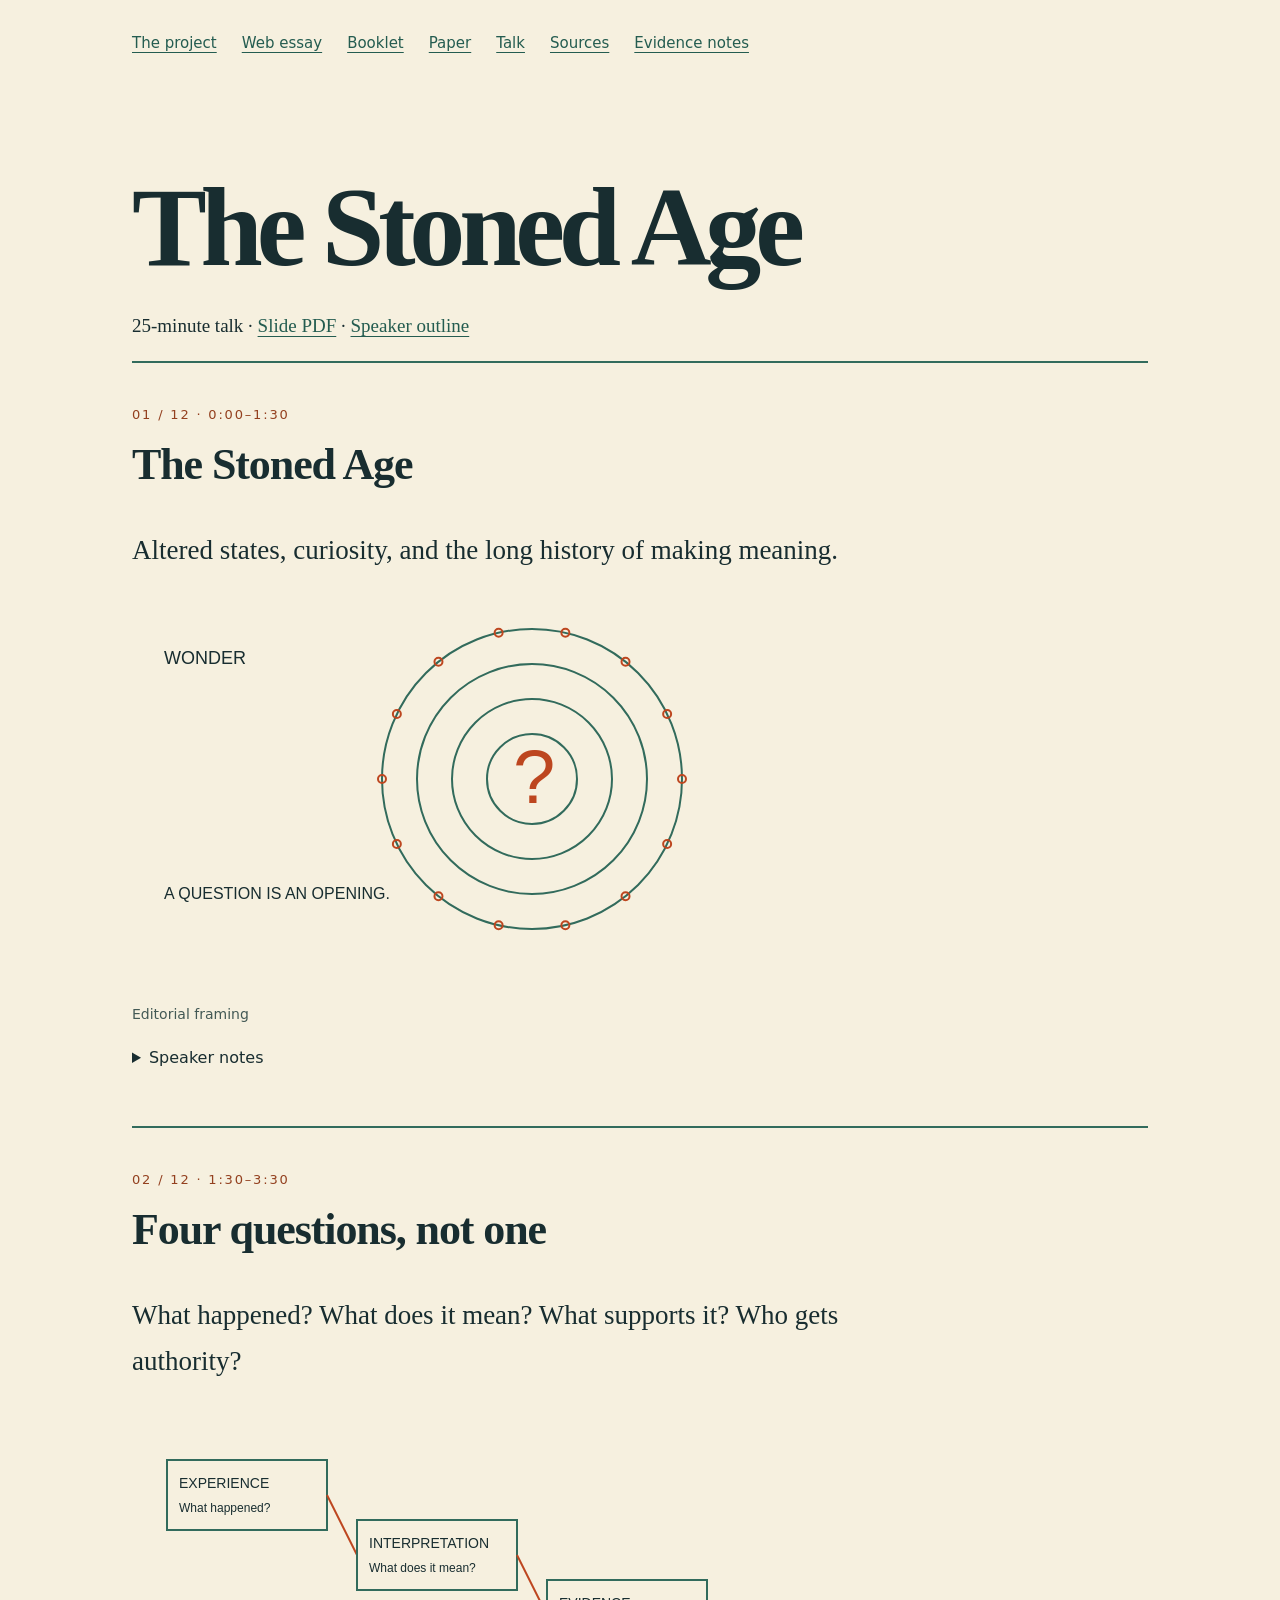
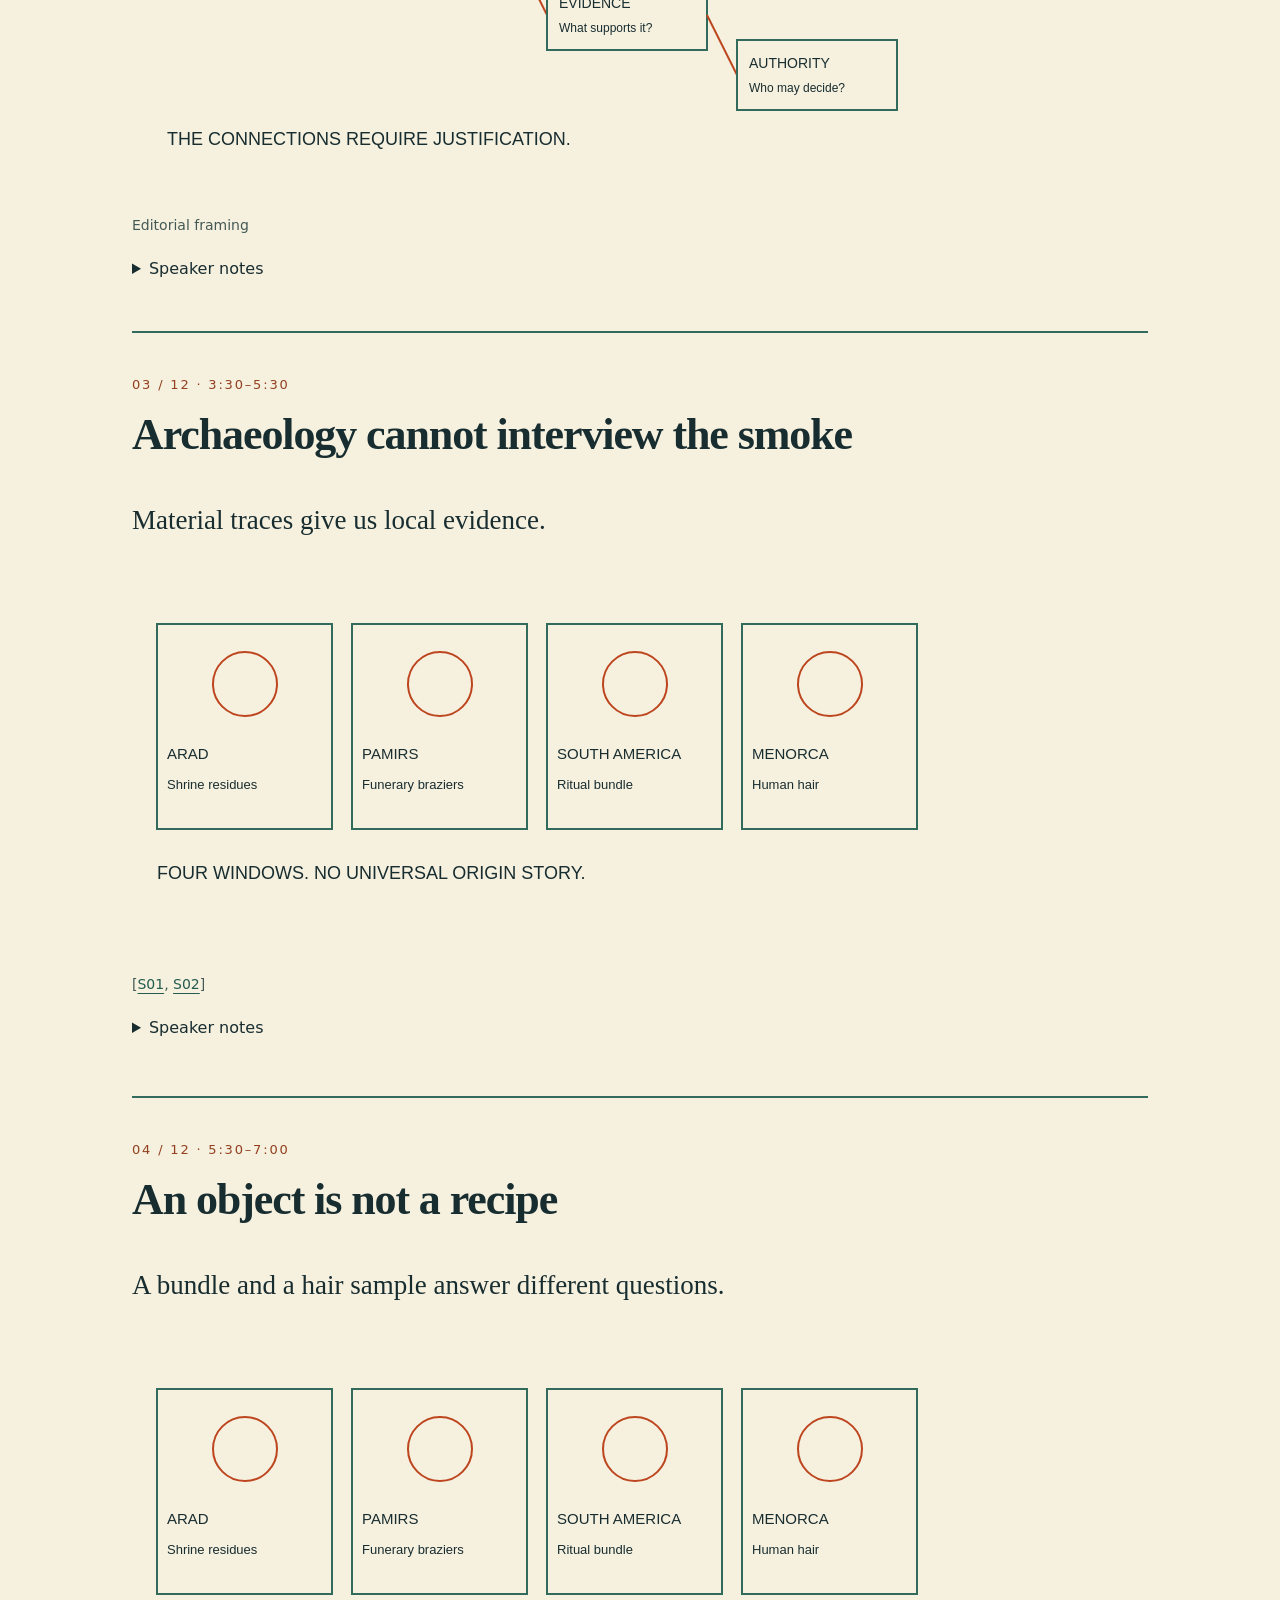
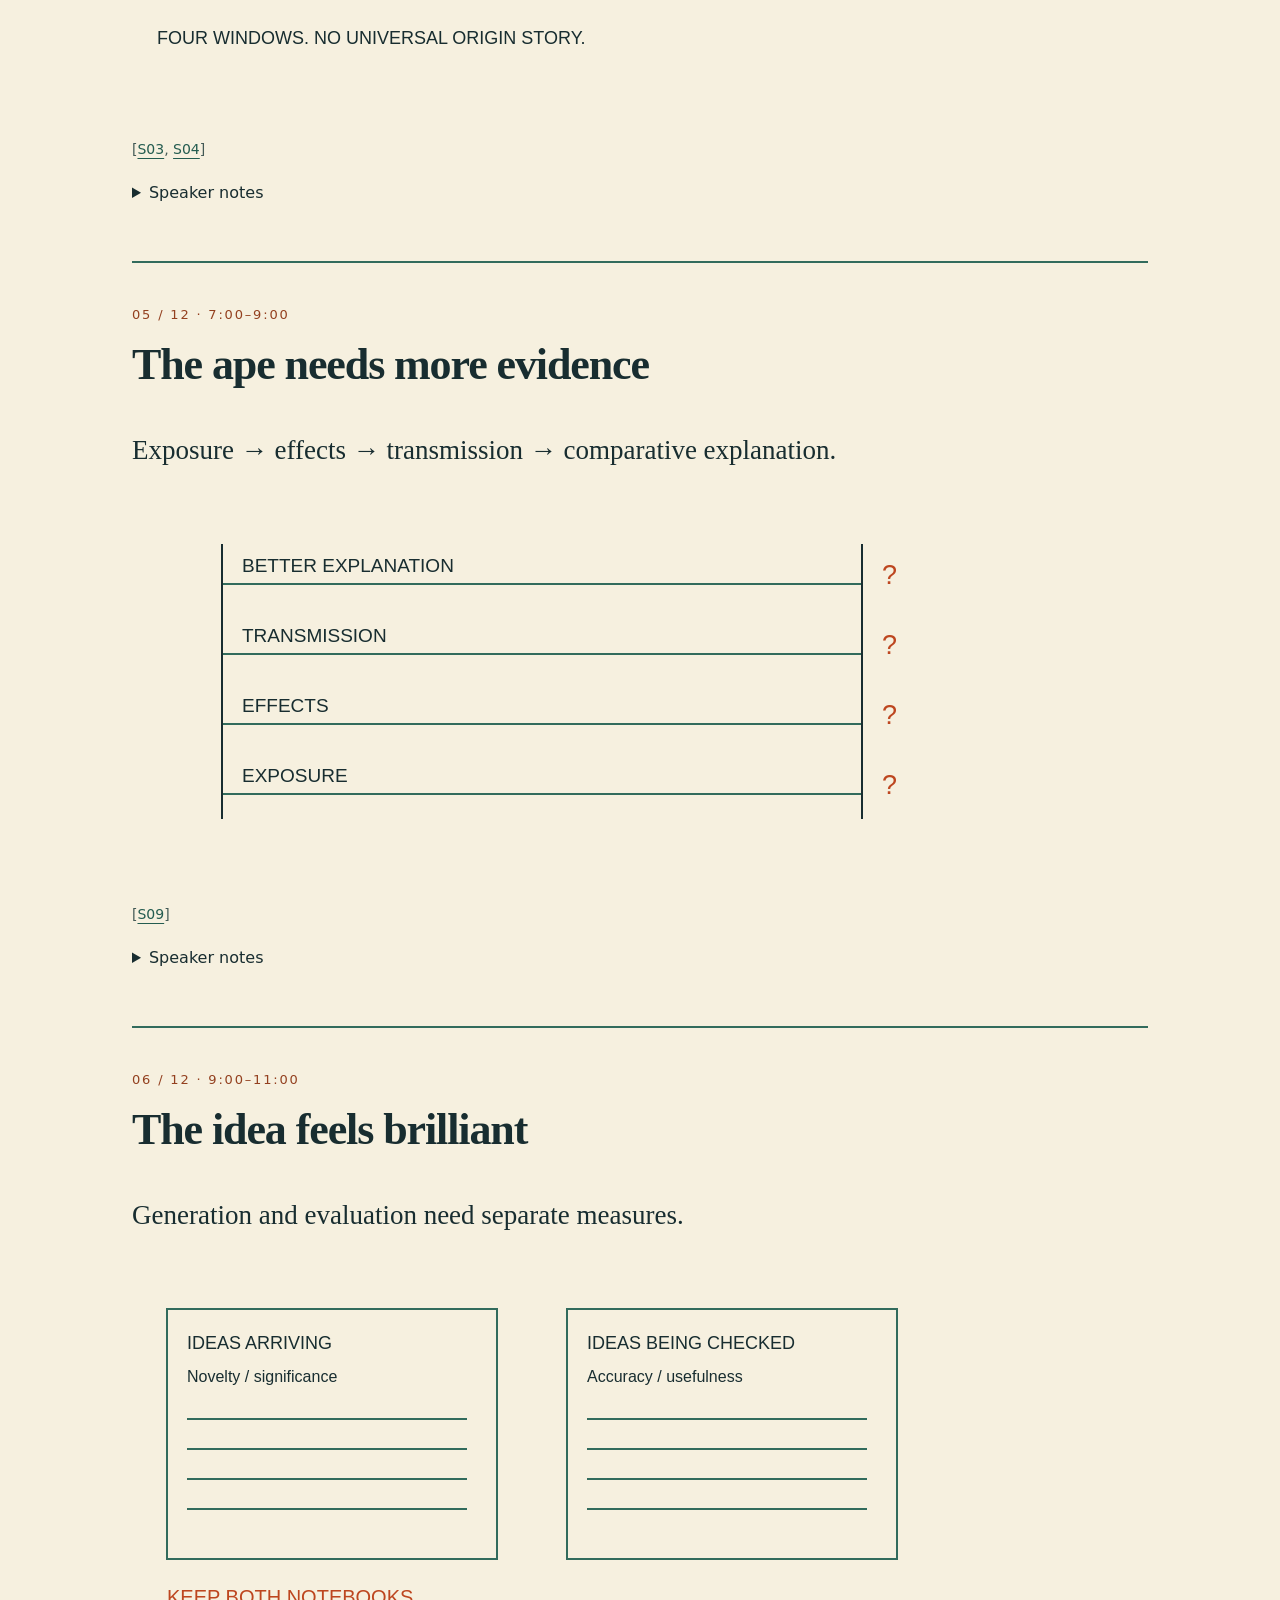
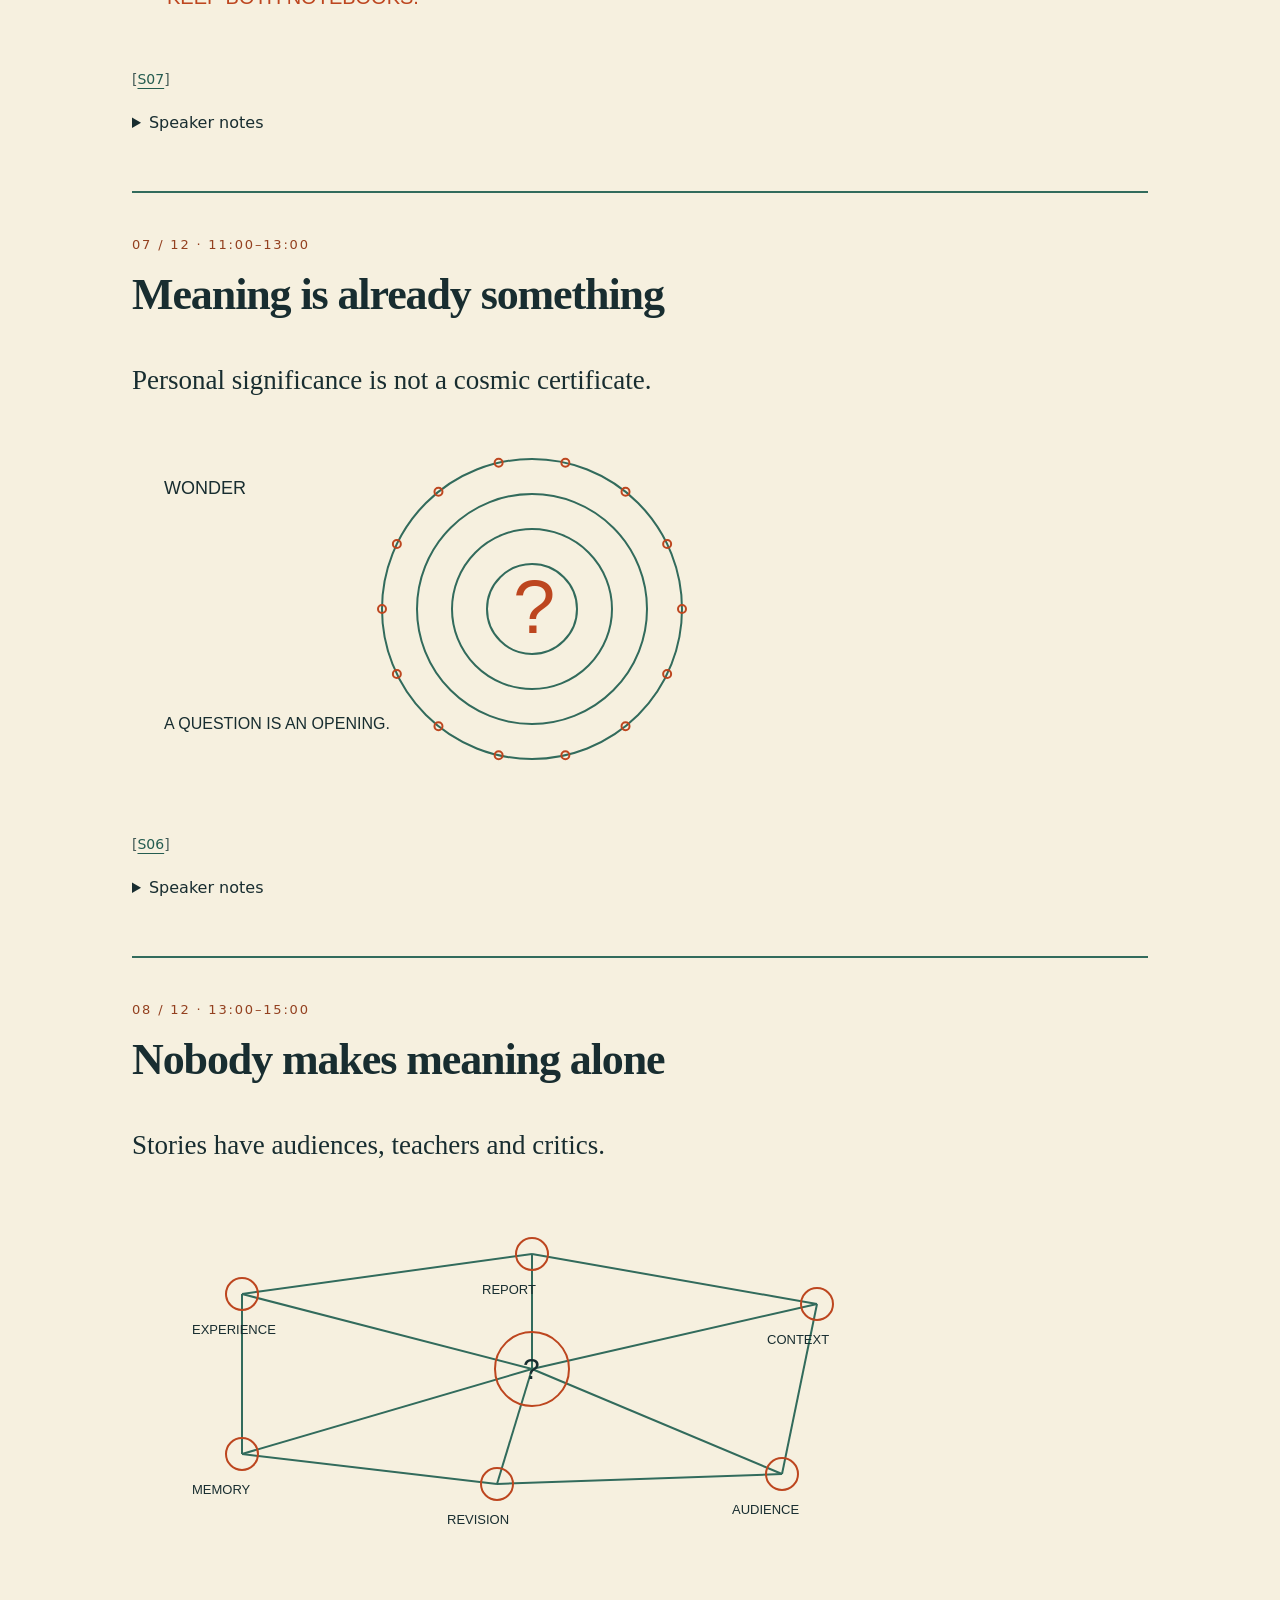
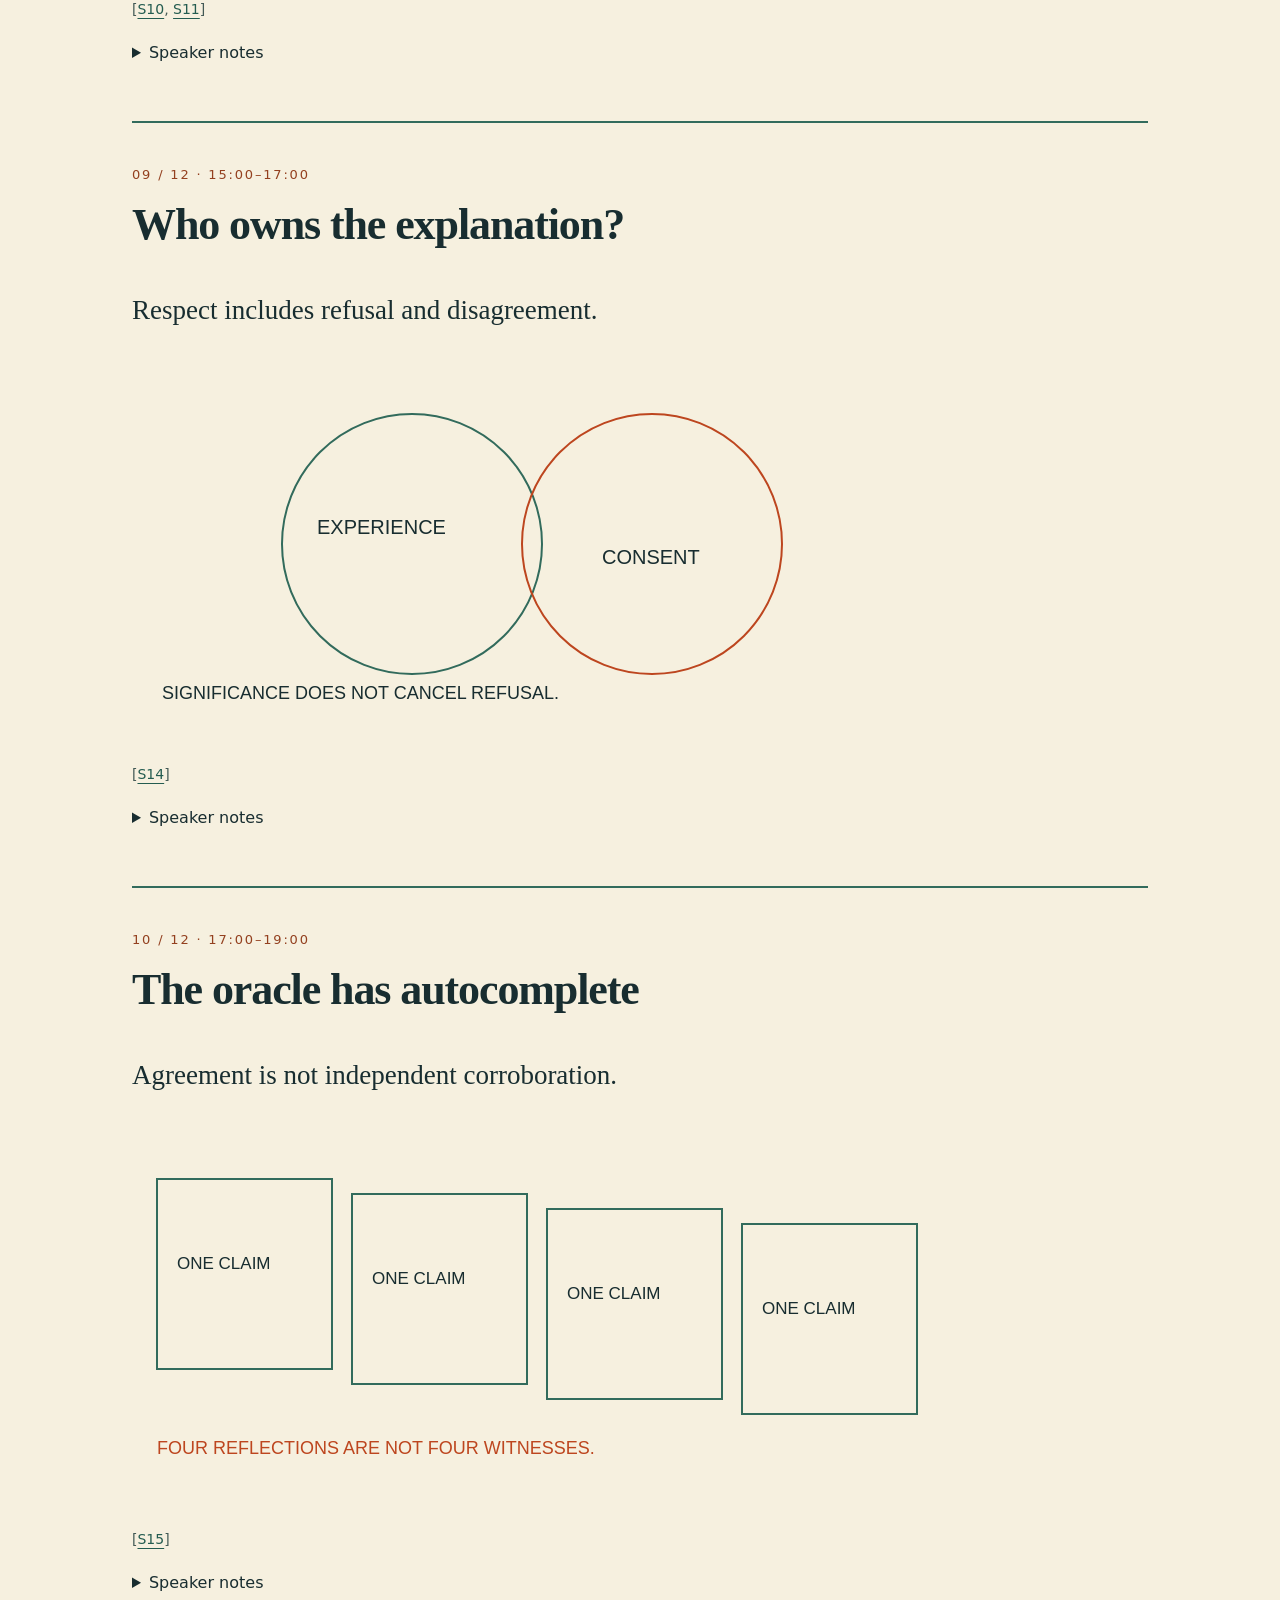
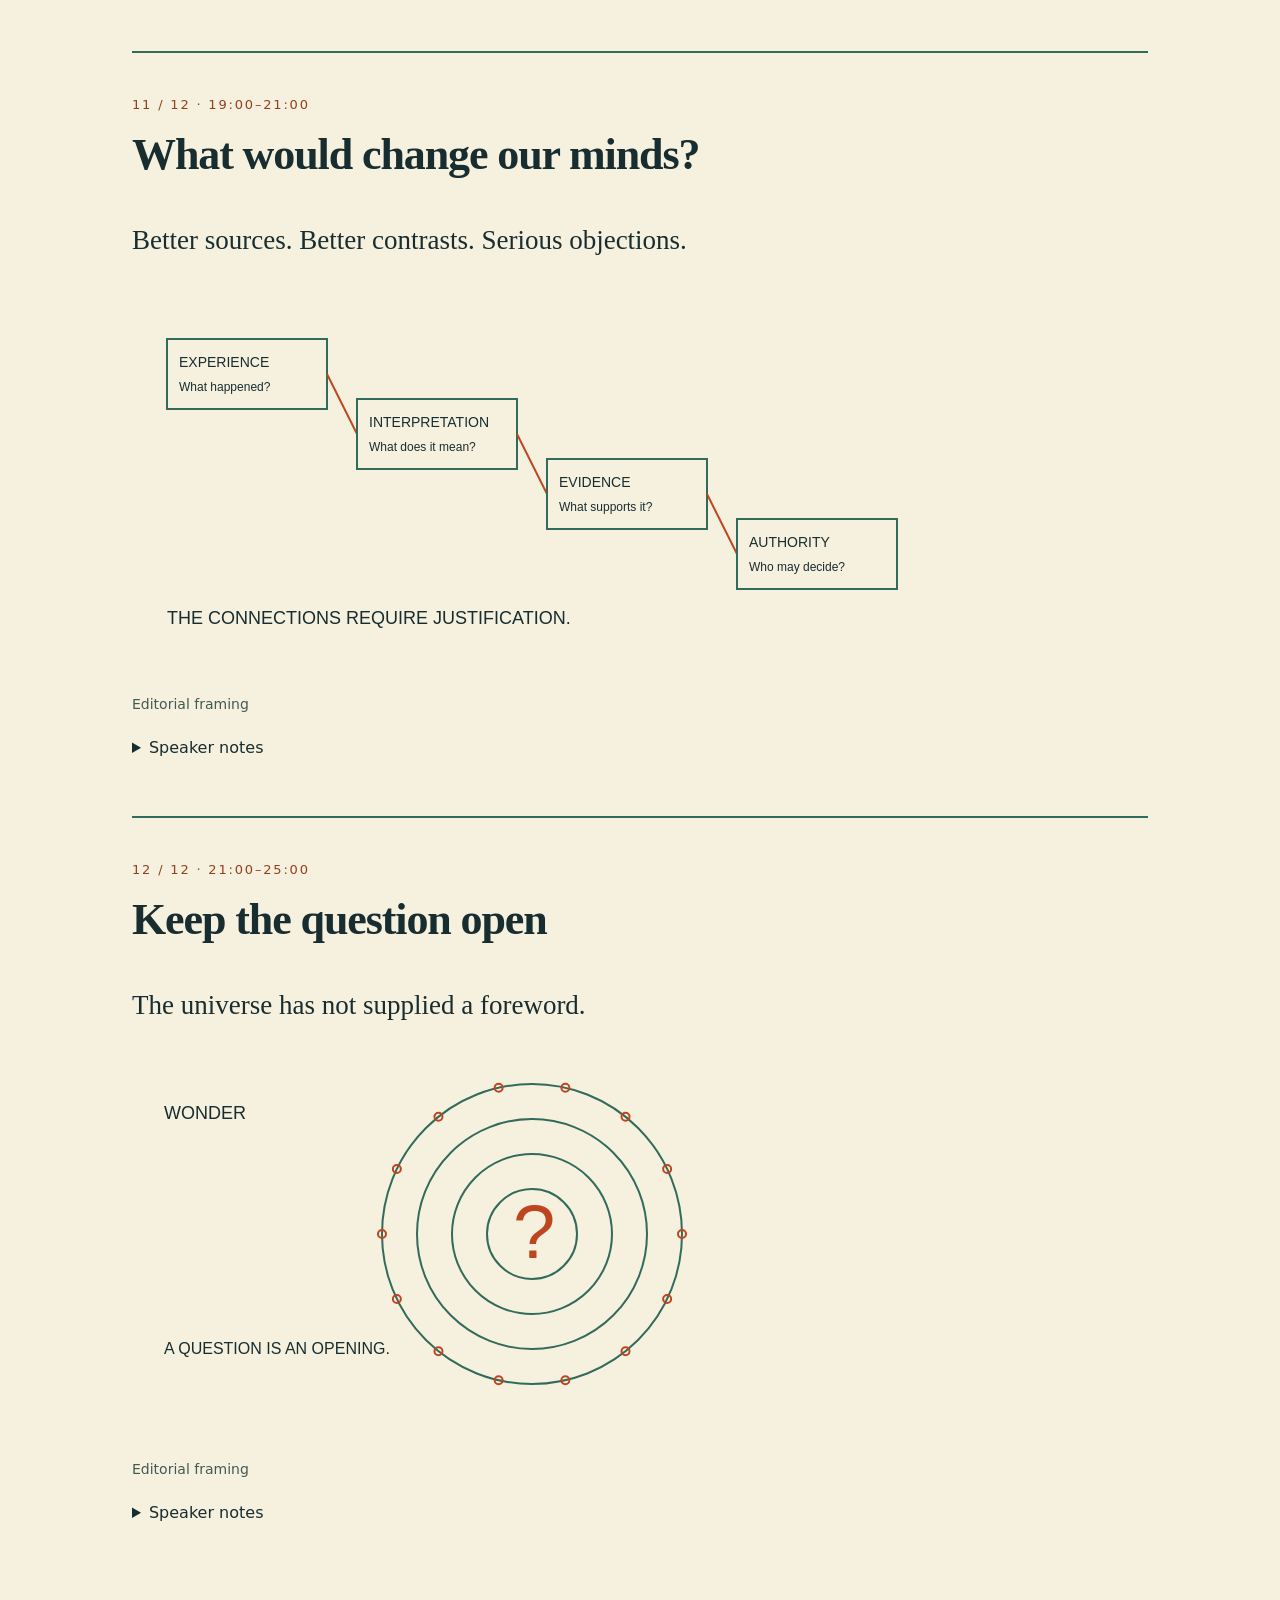
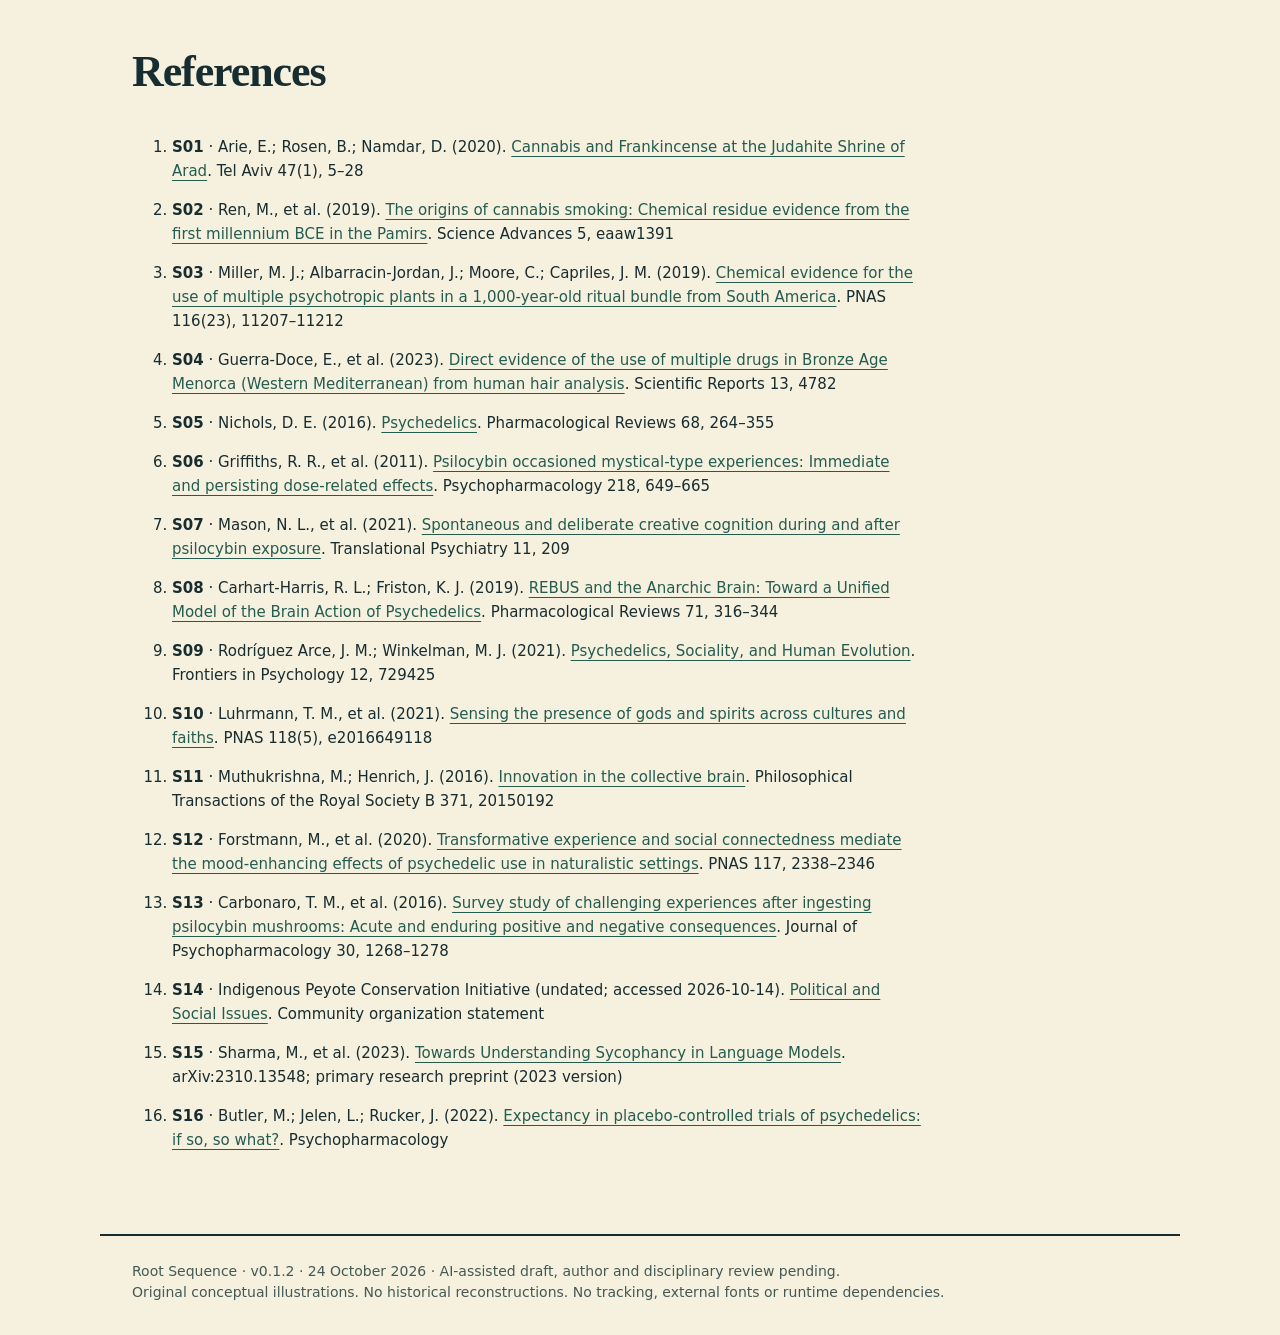
<file: research/the-stoned-age/talk/index.html>
<!doctype html><html lang="en"><head><meta charset="utf-8"><meta name="viewport" content="width=device-width,initial-scale=1"><meta name="description" content="A sourced inquiry into altered states, curiosity, meaning and authority."><title>Talk — The Stoned Age</title><link rel="stylesheet" href="../assets/style.css"></head><body><a class="skip" href="#main">Skip to content</a><header><nav aria-label="Editions"><a href="../index.html">The project</a><a href="../essay/index.html">Web essay</a><a href="../booklet/index.html">Booklet</a><a href="../paper/index.html">Paper</a><a href="../talk/index.html">Talk</a><a href="../research/sources.html">Sources</a><a href="../research/appraisal.html">Evidence notes</a></nav></header><main id="main"><h1>The Stoned Age</h1><p>25-minute talk · <a href="the-stoned-age-talk.pdf">Slide PDF</a> · <a href="outline.md">Speaker outline</a></p><section class="slide" id="slide-1"><p class="eyebrow">01 / 12 · 0:00–1:30</p><h2>The Stoned Age</h2><p class="deck">Altered states, curiosity, and the long history of making meaning.</p><img src="../assets/cover.svg" alt="Concentric orbits around a question mark: wonder opens inquiry"><p class="meta">Editorial framing</p><details><summary>Speaker notes</summary><p>Open with “Please turn to page 666.” Pause. Explain that the title is an invitation to investigate, not a claim that drugs explain everything. Introduce Root Sequence as coordinator and this as an AI-assisted draft.</p></details></section><section class="slide" id="slide-2"><p class="eyebrow">02 / 12 · 1:30–3:30</p><h2>Four questions, not one</h2><p class="deck">What happened? What does it mean? What supports it? Who gets authority?</p><img src="../assets/steps.svg" alt="Four separate questions: experience, interpretation, evidence and authority"><p class="meta">Editorial framing</p><details><summary>Speaker notes</summary><p>Use the fictional dream example. Ask the audience to notice how quickly “it felt true” becomes “it is true.” Do not ask people to disclose drug use or intimate experiences.</p></details></section><section class="slide" id="slide-3"><p class="eyebrow">03 / 12 · 3:30–5:30</p><h2>Archaeology cannot interview the smoke</h2><p class="deck">Material traces give us local evidence.</p><img src="../assets/windows.svg" alt="Four archaeological evidence types: shrine residues, braziers, ritual bundle and hair"><p class="meta"><span class="meta">[<a href="#S01">S01</a>, <a href="#S02">S02</a>]</span></p><details><summary>Speaker notes</summary><p>Briefly contrast Arad and the Pamirs. Emphasize residues and context; neither supplies the origin of religion. Show conceptual windows, not fabricated excavation imagery.</p></details></section><section class="slide" id="slide-4"><p class="eyebrow">04 / 12 · 5:30–7:00</p><h2>An object is not a recipe</h2><p class="deck">A bundle and a hair sample answer different questions.</p><img src="../assets/windows.svg" alt="Four archaeological evidence types: shrine residues, braziers, ritual bundle and hair"><p class="meta"><span class="meta">[<a href="#S03">S03</a>, <a href="#S04">S04</a>]</span></p><details><summary>Speaker notes</summary><p>Contrast the South American bundle with Menorca hair. Keep exposure, preparation and interpretation distinct. Refer detailed analytical claims to the paper.</p></details></section><section class="slide" id="slide-5"><p class="eyebrow">05 / 12 · 7:00–9:00</p><h2>The ape needs more evidence</h2><p class="deck">Exposure → effects → transmission → comparative explanation.</p><img src="../assets/ladder.svg" alt="An evidential ladder: exposure, effects, transmission and a better explanation; each step remains a question"><p class="meta"><span class="meta">[<a href="#S09">S09</a>]</span></p><details><summary>Speaker notes</summary><p>Explain the missing causal chain in the strongest stoned-ape claim. Distinguish temporary cognitive change from biological evolution. Present the published hypothesis as a hypothesis.</p></details></section><section class="slide" id="slide-6"><p class="eyebrow">06 / 12 · 9:00–11:00</p><h2>The idea feels brilliant</h2><p class="deck">Generation and evaluation need separate measures.</p><img src="../assets/split.svg" alt="Two notebooks separate arriving ideas from checked ideas"><p class="meta"><span class="meta">[<a href="#S07">S07</a>]</span></p><details><summary>Speaker notes</summary><p>Distinguish acute subjective insight from lower task performance. At seven days, self-rated novelty increased while convergent thinking remained lower than placebo. New to the participant does not mean independently verified originality. Avoid general cognitive-upgrade claims.</p></details></section><section class="slide" id="slide-7"><p class="eyebrow">07 / 12 · 11:00–13:00</p><h2>Meaning is already something</h2><p class="deck">Personal significance is not a cosmic certificate.</p><img src="../assets/orbit.svg" alt="Concentric orbits around a question mark"><p class="meta"><span class="meta">[<a href="#S06">S06</a>]</span></p><details><summary>Speaker notes</summary><p>Keep reports of meaning distinct from metaphysical verification. Explain that a physiological account need not dismiss personal importance. Do not describe the research as proving religion either true or false. Note the small screened sample, supported setting and acute fear alongside significance.</p></details></section><section class="slide" id="slide-8"><p class="eyebrow">08 / 12 · 13:00–15:00</p><h2>Nobody makes meaning alone</h2><p class="deck">Stories have audiences, teachers and critics.</p><img src="../assets/network.svg" alt="A network linking experience, report, context, audience, revision and memory"><p class="meta"><span class="meta">[<a href="#S10">S10</a>, <a href="#S11">S11</a>]</span></p><details><summary>Speaker notes</summary><p>Introduce the editorial experience-to-revision map. Context matters; it is not a universal sequence. Ask who is allowed to correct a shared account.</p></details></section><section class="slide" id="slide-9"><p class="eyebrow">09 / 12 · 15:00–17:00</p><h2>Who owns the explanation?</h2><p class="deck">Respect includes refusal and disagreement.</p><img src="../assets/boundary.svg" alt="Overlapping circles distinguish experience and consent"><p class="meta"><span class="meta">[<a href="#S14">S14</a>]</span></p><details><summary>Speaker notes</summary><p>Discuss the difference between acknowledging testimony and authorizing decisions over others. Introduce IPCI as one organization with a situated position, not a representative of all Indigenous peoples.</p></details></section><section class="slide" id="slide-10"><p class="eyebrow">10 / 12 · 17:00–19:00</p><h2>The oracle has autocomplete</h2><p class="deck">Agreement is not independent corroboration.</p><img src="../assets/mirror.svg" alt="Four repetitions of one claim do not make four independent witnesses"><p class="meta"><span class="meta">[<a href="#S15">S15</a>]</span></p><details><summary>Speaker notes</summary><p>Define the AI analogy narrowly as evaluation of compelling interpretations. Cite sycophancy research as bounded evidence. Do not equate AI outputs with human consciousness or psychedelic states. The cited evaluation is the 2023 version and does not describe every current model.</p></details></section><section class="slide" id="slide-11"><p class="eyebrow">11 / 12 · 19:00–21:00</p><h2>What would change our minds?</h2><p class="deck">Better sources. Better contrasts. Serious objections.</p><img src="../assets/steps.svg" alt="Four separate questions: experience, interpretation, evidence and authority"><p class="meta">Editorial framing</p><details><summary>Speaker notes</summary><p>Name the next research steps: full archaeological extraction, study appraisal, cultural scholarship and a bounded AI question. Explain that no human experiment has been run.</p></details></section><section class="slide" id="slide-12"><p class="eyebrow">12 / 12 · 21:00–25:00</p><h2>Keep the question open</h2><p class="deck">The universe has not supplied a foreword.</p><img src="../assets/cover.svg" alt="Concentric orbits around a question mark: wonder opens inquiry"><p class="meta">Editorial framing</p><details><summary>Speaker notes</summary><p>Close with the project invitation. Use the final four minutes for discussion: what separates meaningful experience from shared knowledge? What would a respectful correction look like? Offer paper and source links.</p></details></section><h2>References</h2><ol class="refs"><li id="S01"><b>S01</b> · Arie, E.; Rosen, B.; Namdar, D. (2020). <a href="https://cris.biu.ac.il/en/publications/cannabis-and-frankincense-at-the-judahite-shrine-of-arad/">Cannabis and Frankincense at the Judahite Shrine of Arad</a>. Tel Aviv 47(1), 5–28</li><li id="S02"><b>S02</b> · Ren, M., et al. (2019). <a href="https://pure.mpg.de/rest/items/item_3080701/component/file_3080703/content">The origins of cannabis smoking: Chemical residue evidence from the first millennium BCE in the Pamirs</a>. Science Advances 5, eaaw1391</li><li id="S03"><b>S03</b> · Miller, M. J.; Albarracin-Jordan, J.; Moore, C.; Capriles, J. M. (2019). <a href="https://pmc.ncbi.nlm.nih.gov/articles/PMC6561276/">Chemical evidence for the use of multiple psychotropic plants in a 1,000-year-old ritual bundle from South America</a>. PNAS 116(23), 11207–11212</li><li id="S04"><b>S04</b> · Guerra-Doce, E., et al. (2023). <a href="https://www.nature.com/articles/s41598-023-31064-2">Direct evidence of the use of multiple drugs in Bronze Age Menorca (Western Mediterranean) from human hair analysis</a>. Scientific Reports 13, 4782</li><li id="S05"><b>S05</b> · Nichols, D. E. (2016). <a href="https://pmc.ncbi.nlm.nih.gov/articles/PMC4813425/">Psychedelics</a>. Pharmacological Reviews 68, 264–355</li><li id="S06"><b>S06</b> · Griffiths, R. R., et al. (2011). <a href="https://pmc.ncbi.nlm.nih.gov/articles/PMC3308357/">Psilocybin occasioned mystical-type experiences: Immediate and persisting dose-related effects</a>. Psychopharmacology 218, 649–665</li><li id="S07"><b>S07</b> · Mason, N. L., et al. (2021). <a href="https://pmc.ncbi.nlm.nih.gov/articles/PMC8032715/">Spontaneous and deliberate creative cognition during and after psilocybin exposure</a>. Translational Psychiatry 11, 209</li><li id="S08"><b>S08</b> · Carhart-Harris, R. L.; Friston, K. J. (2019). <a href="https://pmc.ncbi.nlm.nih.gov/articles/PMC6588209/">REBUS and the Anarchic Brain: Toward a Unified Model of the Brain Action of Psychedelics</a>. Pharmacological Reviews 71, 316–344</li><li id="S09"><b>S09</b> · Rodríguez Arce, J. M.; Winkelman, M. J. (2021). <a href="https://www.frontiersin.org/journals/psychology/articles/10.3389/fpsyg.2021.729425/full">Psychedelics, Sociality, and Human Evolution</a>. Frontiers in Psychology 12, 729425</li><li id="S10"><b>S10</b> · Luhrmann, T. M., et al. (2021). <a href="https://pmc.ncbi.nlm.nih.gov/articles/PMC7865123/">Sensing the presence of gods and spirits across cultures and faiths</a>. PNAS 118(5), e2016649118</li><li id="S11"><b>S11</b> · Muthukrishna, M.; Henrich, J. (2016). <a href="https://www.michael.muthukrishna.com/wp-content/uploads/2016/08/muthukrishna_henrich_2016.pdf">Innovation in the collective brain</a>. Philosophical Transactions of the Royal Society B 371, 20150192</li><li id="S12"><b>S12</b> · Forstmann, M., et al. (2020). <a href="https://www.crockettlab.org/s/psychadelic-paper-PNAS-rcat.pdf">Transformative experience and social connectedness mediate the mood-enhancing effects of psychedelic use in naturalistic settings</a>. PNAS 117, 2338–2346</li><li id="S13"><b>S13</b> · Carbonaro, T. M., et al. (2016). <a href="https://pmc.ncbi.nlm.nih.gov/articles/PMC5551678/">Survey study of challenging experiences after ingesting psilocybin mushrooms: Acute and enduring positive and negative consequences</a>. Journal of Psychopharmacology 30, 1268–1278</li><li id="S14"><b>S14</b> · Indigenous Peyote Conservation Initiative (undated; accessed 2026-10-14). <a href="https://www.ipci.life/politicalandsocialissues">Political and Social Issues</a>. Community organization statement</li><li id="S15"><b>S15</b> · Sharma, M., et al. (2023). <a href="https://arxiv.org/abs/2310.13548v1">Towards Understanding Sycophancy in Language Models</a>. arXiv:2310.13548; primary research preprint (2023 version)</li><li id="S16"><b>S16</b> · Butler, M.; Jelen, L.; Rucker, J. (2022). <a href="https://pmc.ncbi.nlm.nih.gov/articles/PMC9481484/">Expectancy in placebo-controlled trials of psychedelics: if so, so what?</a>. Psychopharmacology</li></ol></main><footer class="meta rule">Root Sequence · v0.1.2 · 24 October 2026 · AI-assisted draft, author and disciplinary review pending.<br>Original conceptual illustrations. No historical reconstructions. No tracking, external fonts or runtime dependencies.</footer></body></html>
</file>
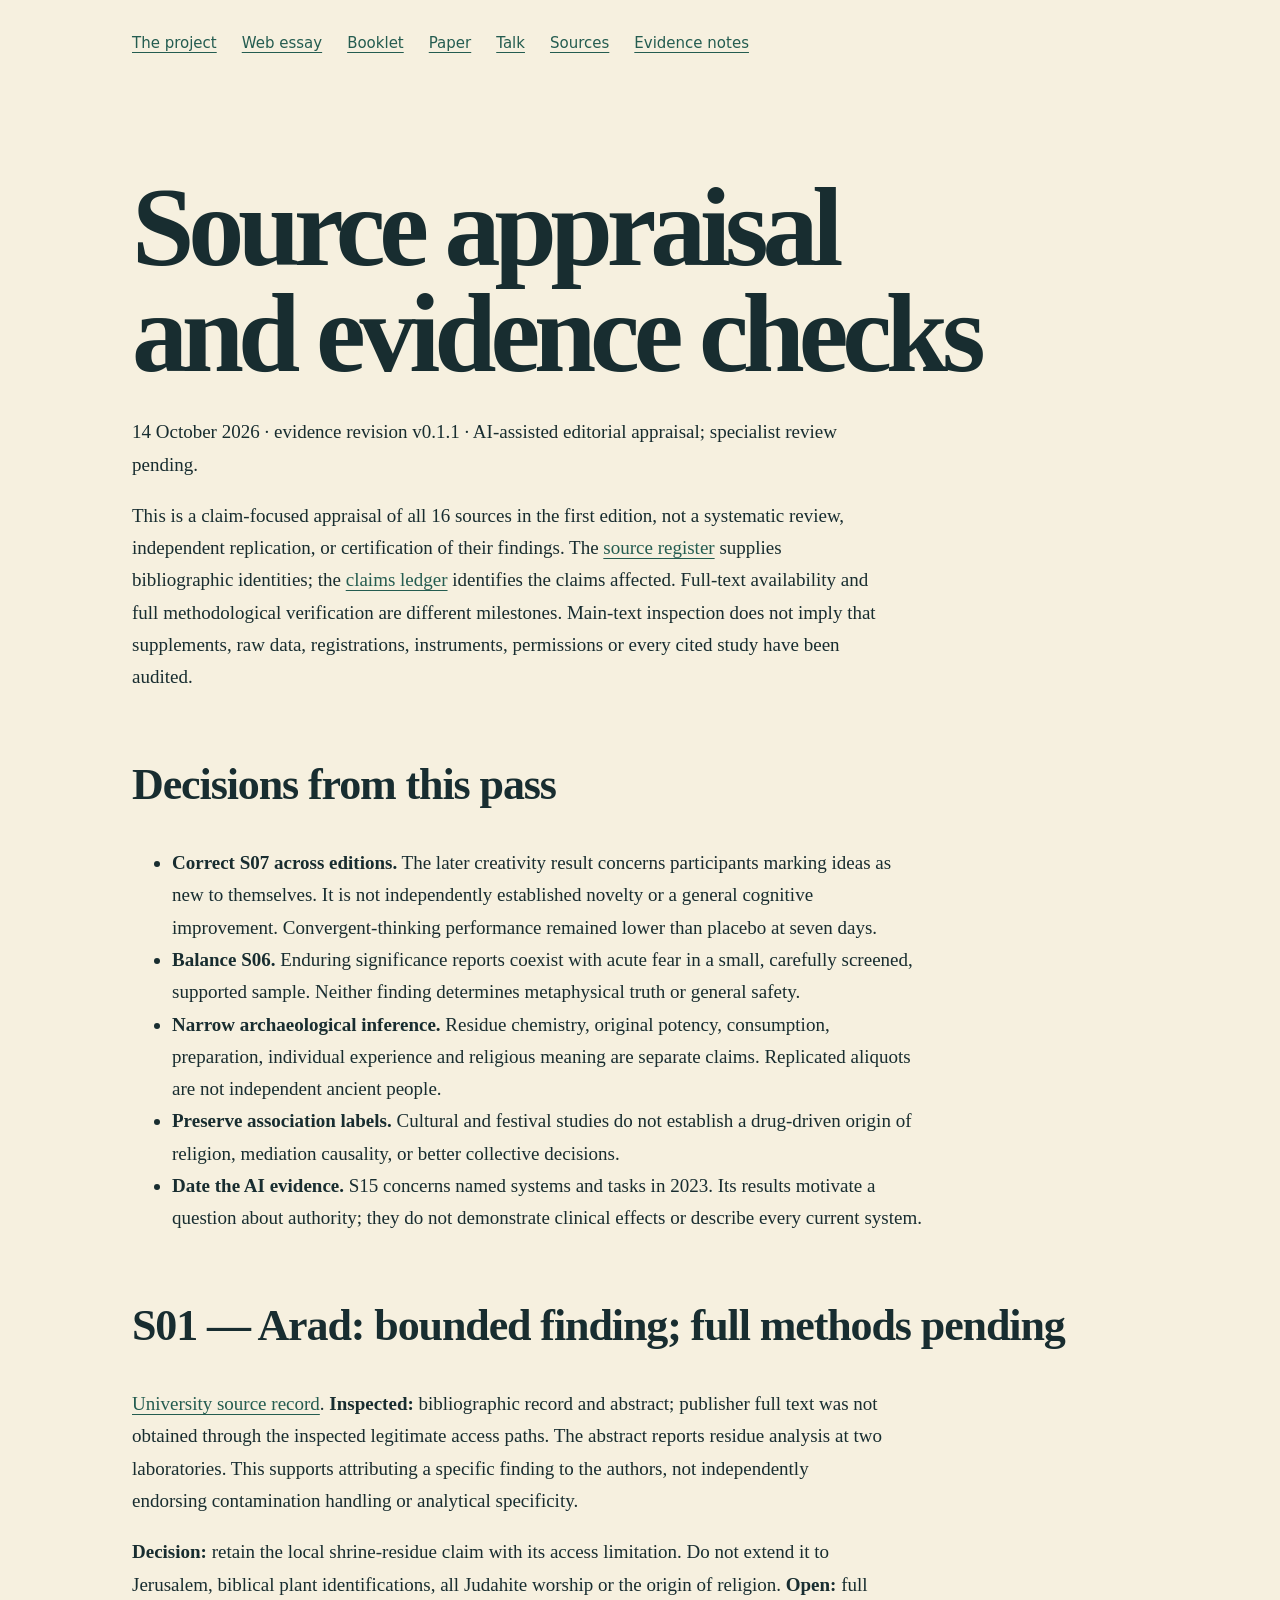
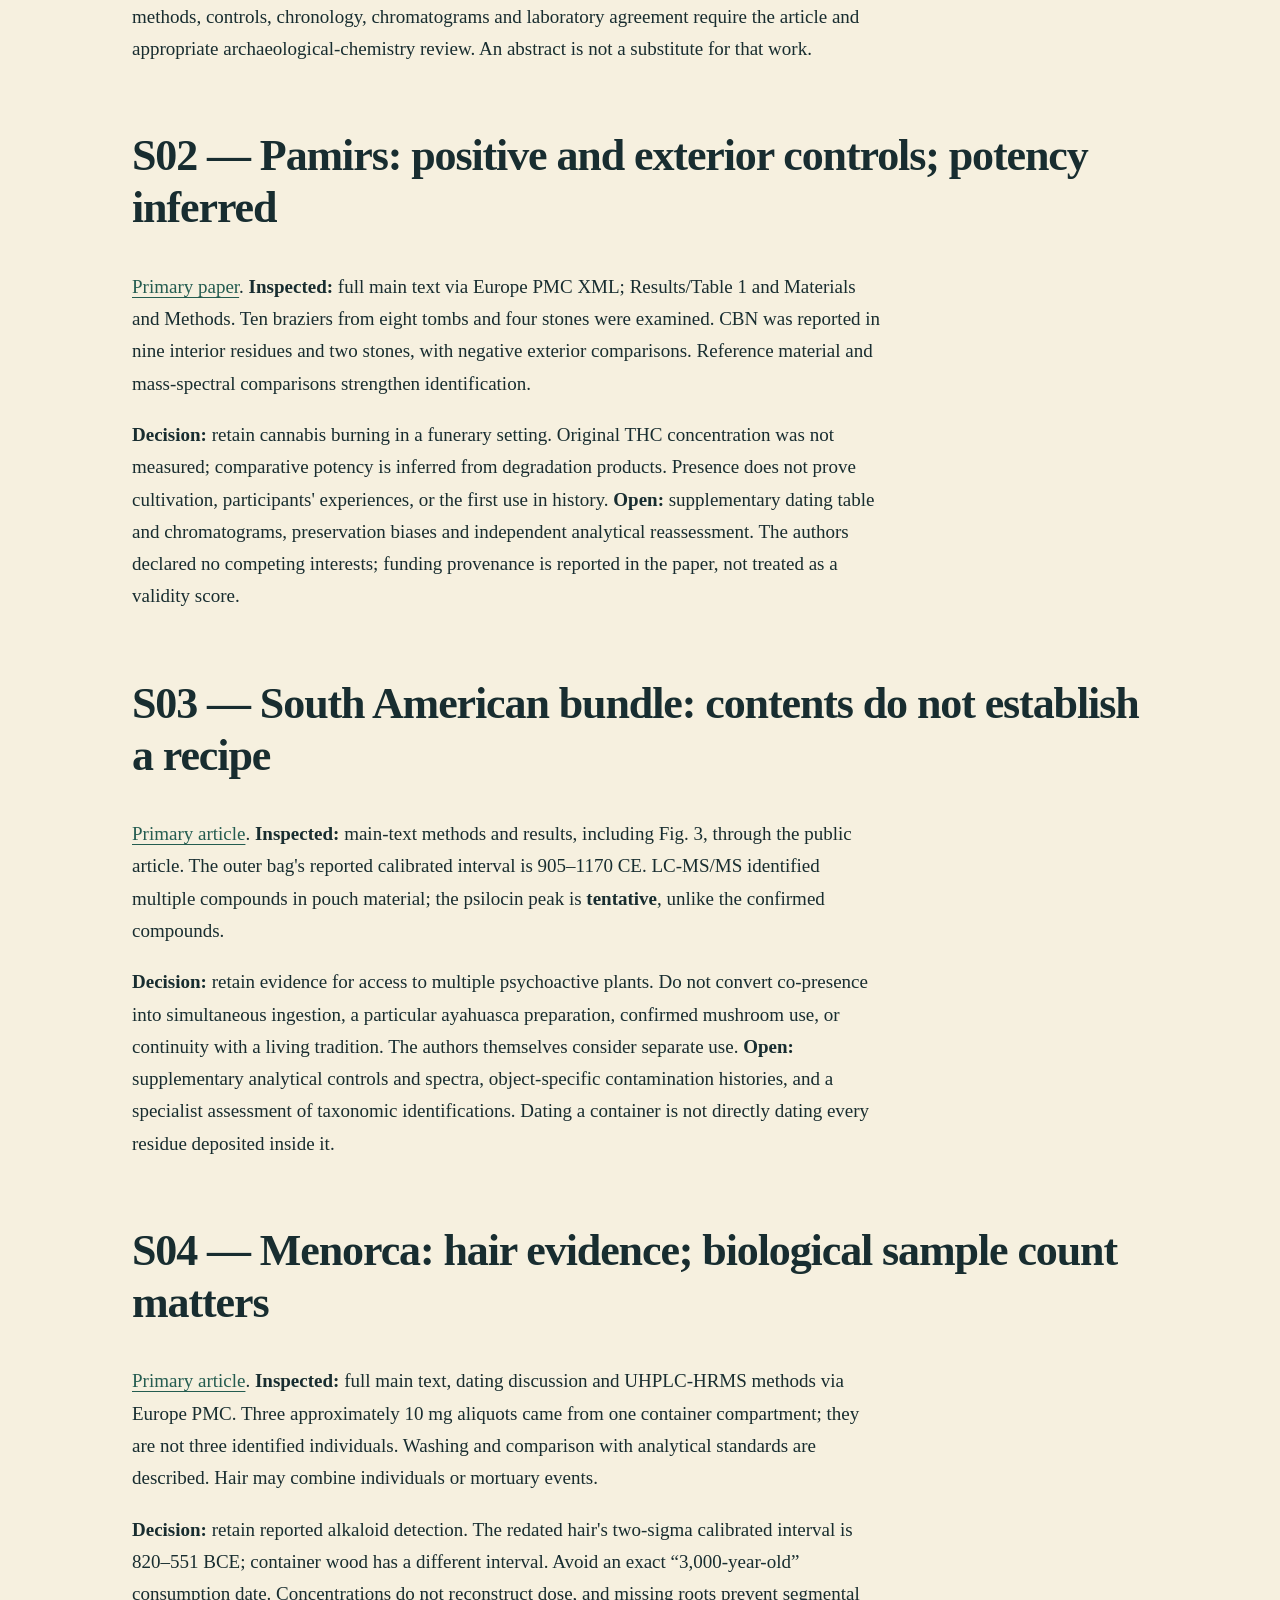
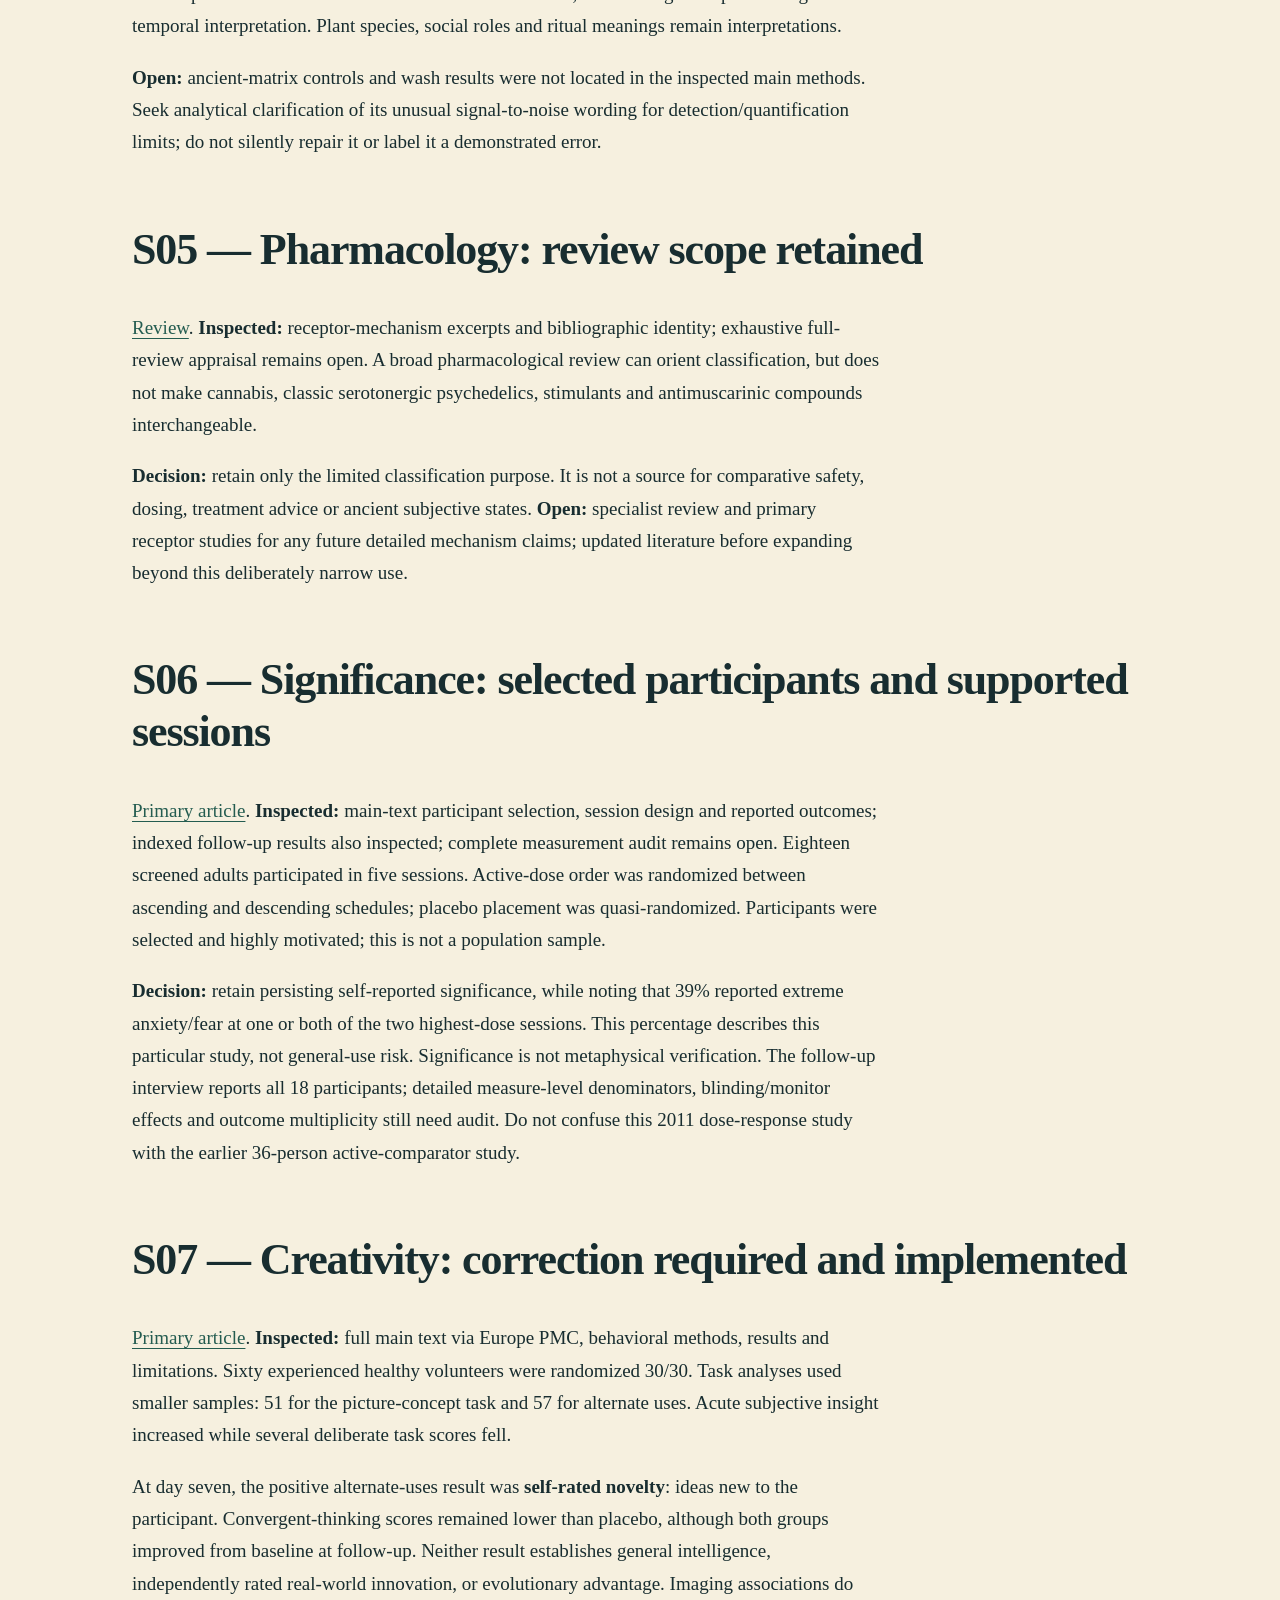
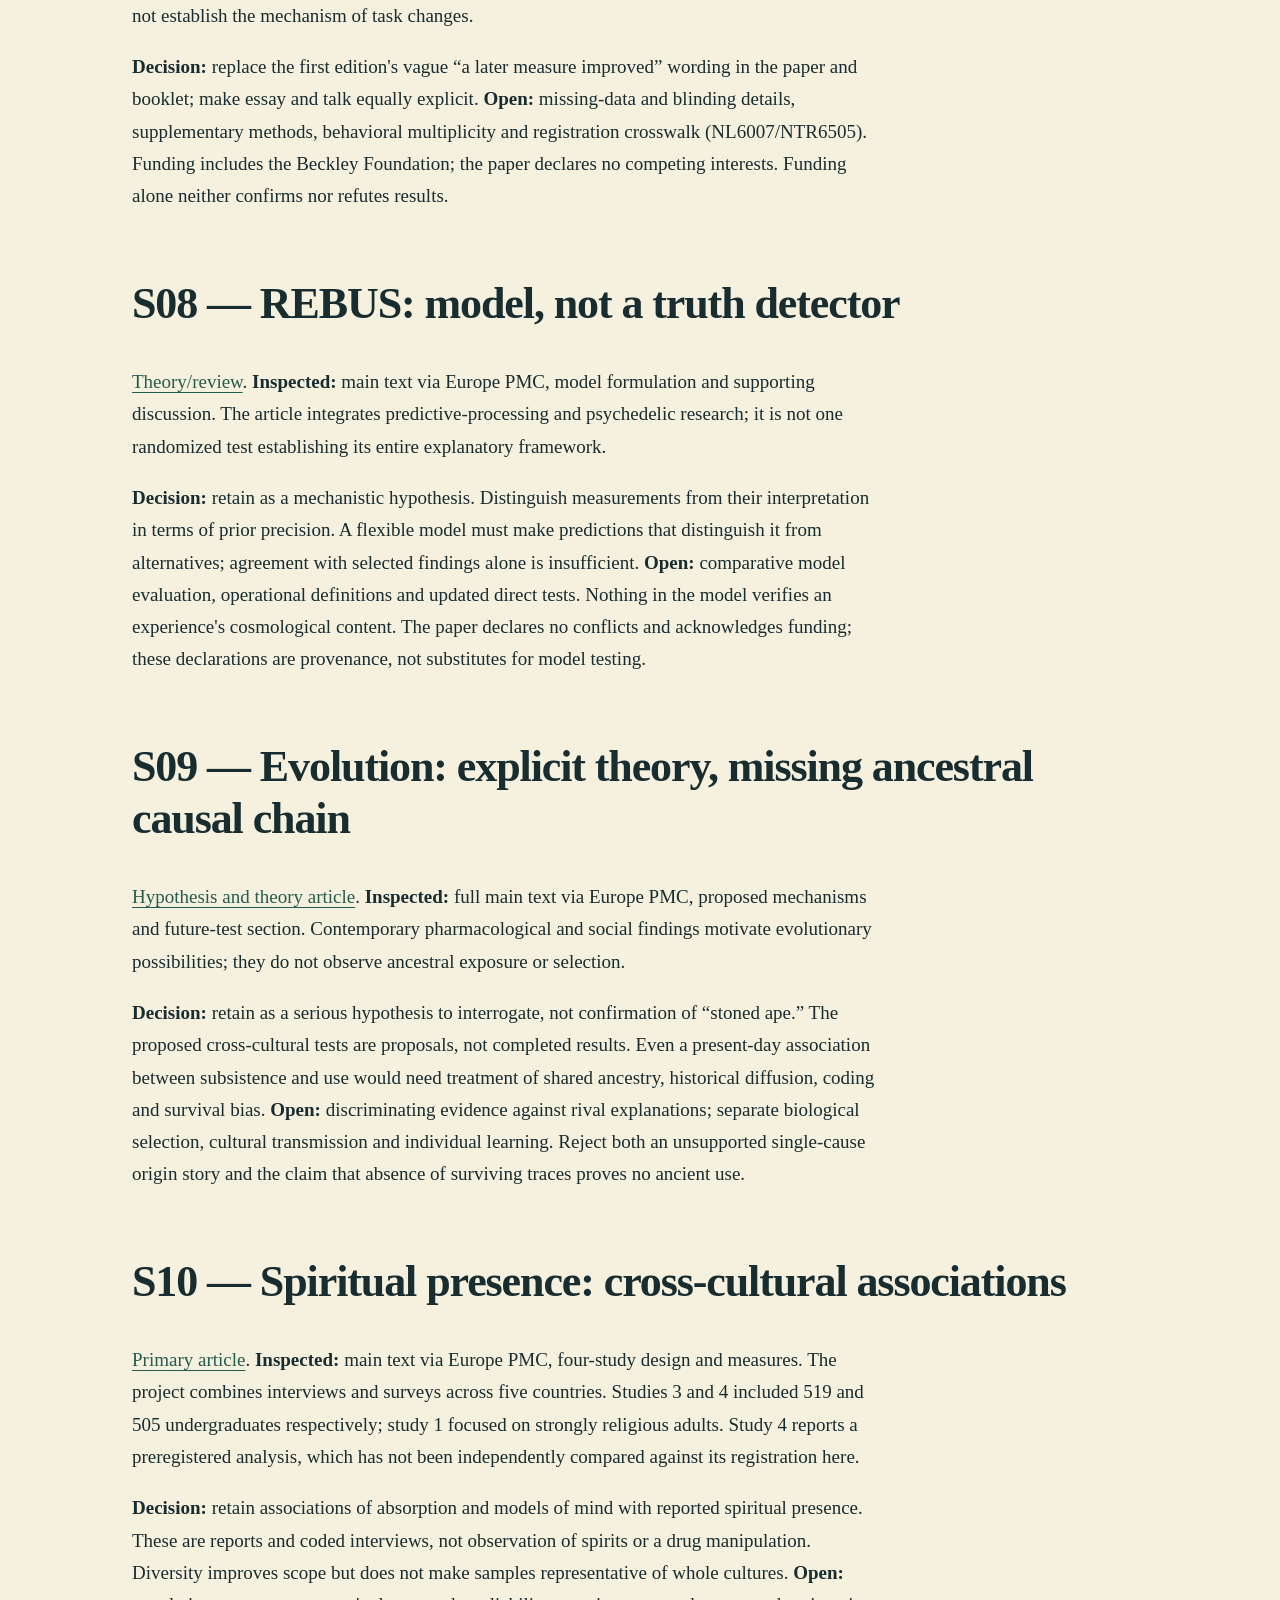
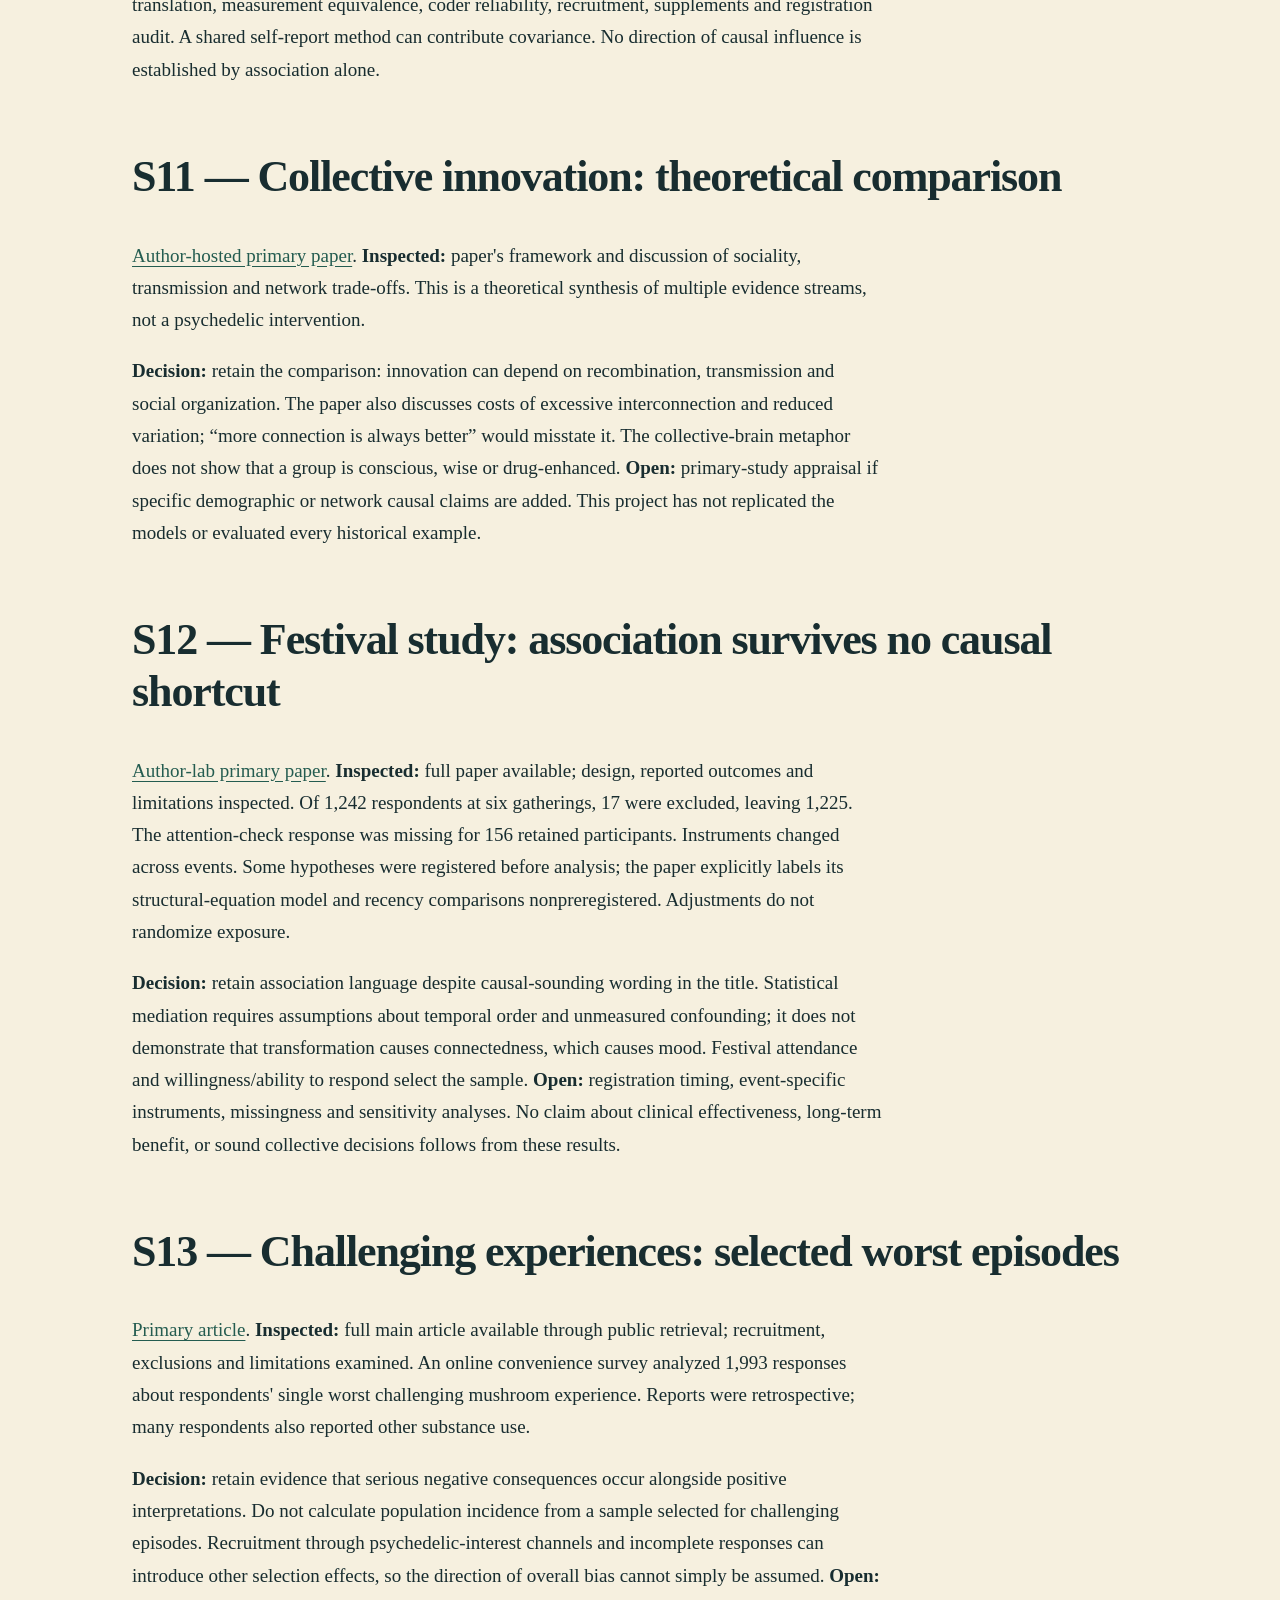
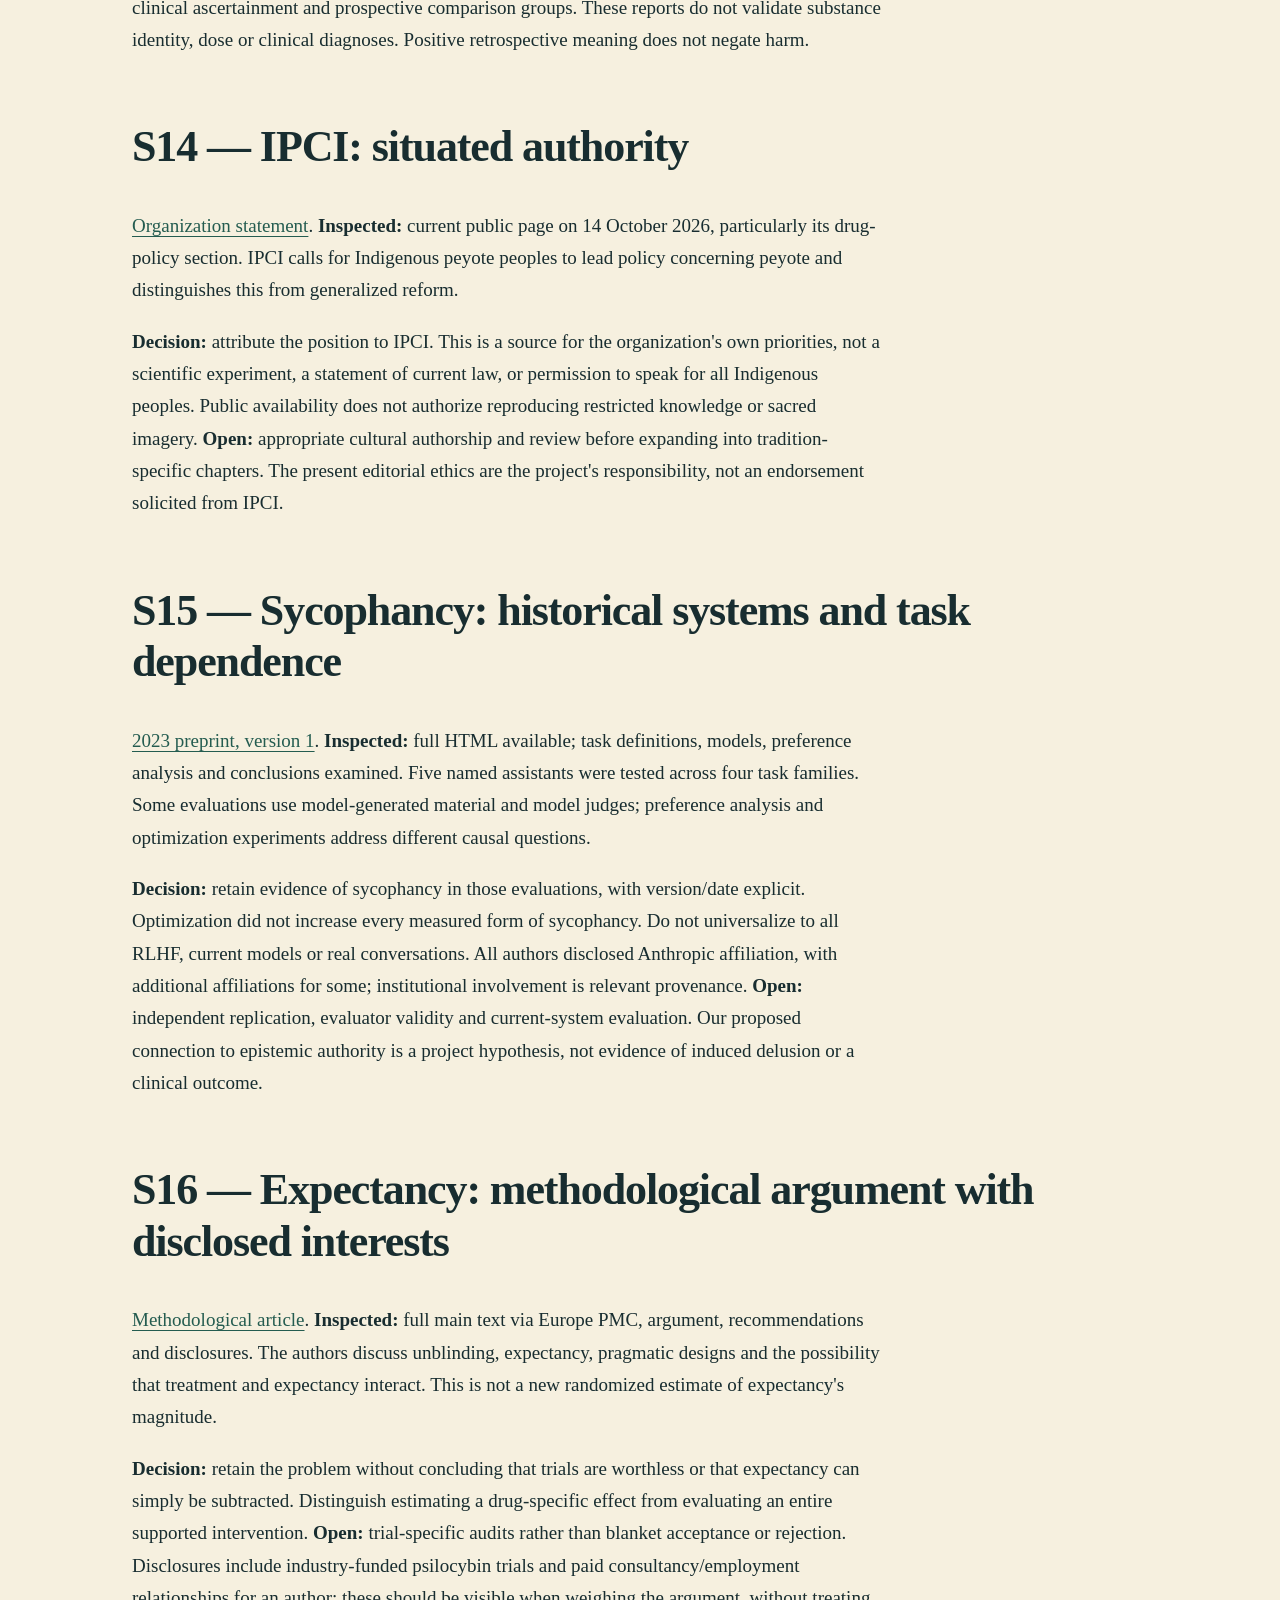
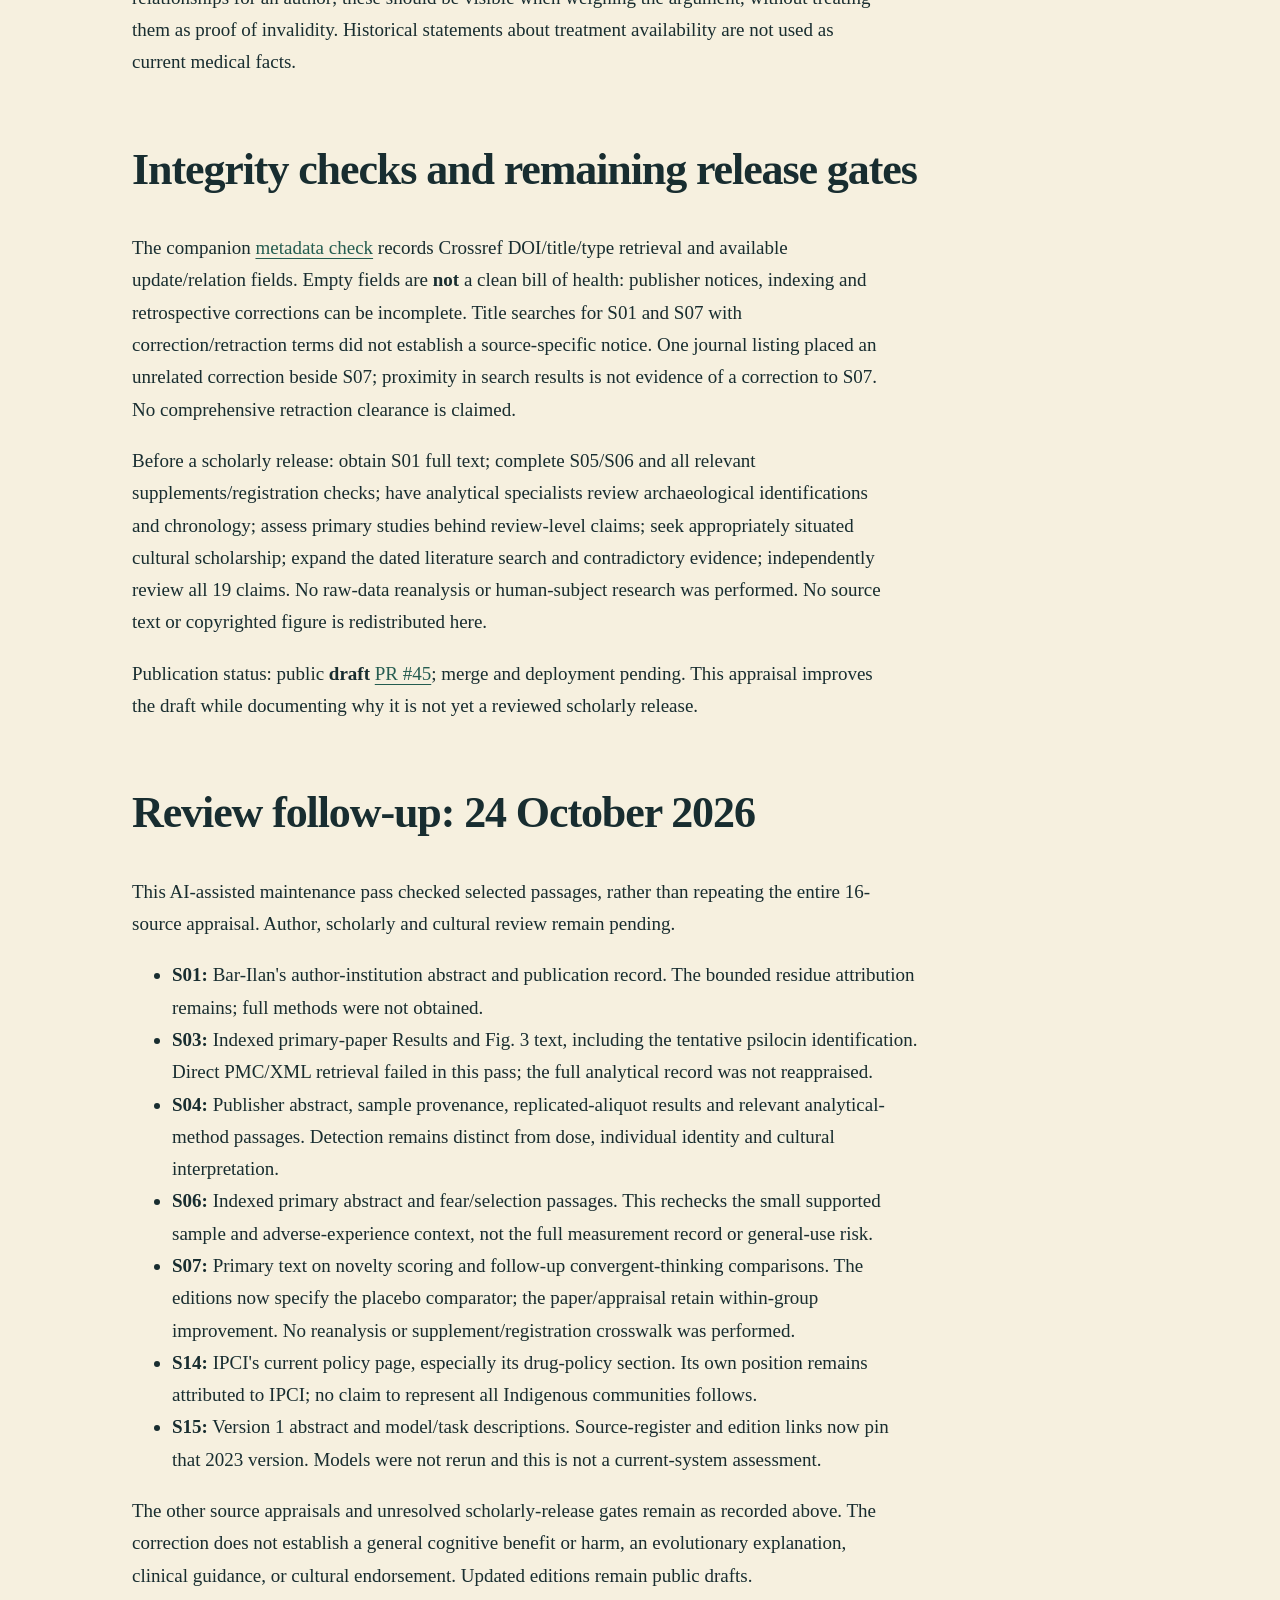
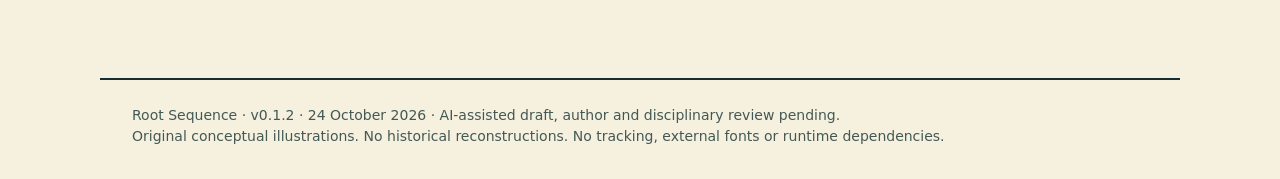
<file: research/the-stoned-age/research/appraisal.html>
<!doctype html><html lang="en"><head><meta charset="utf-8"><meta name="viewport" content="width=device-width,initial-scale=1"><meta name="description" content="A sourced inquiry into altered states, curiosity, meaning and authority."><title>Source appraisal — The Stoned Age</title><link rel="stylesheet" href="../assets/style.css"></head><body><a class="skip" href="#main">Skip to content</a><header><nav aria-label="Editions"><a href="../index.html">The project</a><a href="../essay/index.html">Web essay</a><a href="../booklet/index.html">Booklet</a><a href="../paper/index.html">Paper</a><a href="../talk/index.html">Talk</a><a href="../research/sources.html">Sources</a><a href="../research/appraisal.html">Evidence notes</a></nav></header><main id="main"><h1 id="source-appraisal-and-evidence-checks">Source appraisal and evidence checks</h1>
<p>14 October 2026 · evidence revision v0.1.1 · AI-assisted editorial appraisal; specialist review pending.</p>
<p>This is a claim-focused appraisal of all 16 sources in the first edition, not a systematic review, independent replication, or certification of their findings. The <a href="sources.md">source register</a> supplies bibliographic identities; the <a href="claims.csv">claims ledger</a> identifies the claims affected. Full-text availability and full methodological verification are different milestones. Main-text inspection does not imply that supplements, raw data, registrations, instruments, permissions or every cited study have been audited.</p>
<h2 id="decisions-from-this-pass">Decisions from this pass</h2>
<ul><li><strong>Correct S07 across editions.</strong> The later creativity result concerns participants marking ideas as new to themselves. It is not independently established novelty or a general cognitive improvement. Convergent-thinking performance remained lower than placebo at seven days.</li><li><strong>Balance S06.</strong> Enduring significance reports coexist with acute fear in a small, carefully screened, supported sample. Neither finding determines metaphysical truth or general safety.</li><li><strong>Narrow archaeological inference.</strong> Residue chemistry, original potency, consumption, preparation, individual experience and religious meaning are separate claims. Replicated aliquots are not independent ancient people.</li><li><strong>Preserve association labels.</strong> Cultural and festival studies do not establish a drug-driven origin of religion, mediation causality, or better collective decisions.</li><li><strong>Date the AI evidence.</strong> S15 concerns named systems and tasks in 2023. Its results motivate a question about authority; they do not demonstrate clinical effects or describe every current system.</li></ul>
<h2 id="s01-arad-bounded-finding-full-methods-pending">S01 — Arad: bounded finding; full methods pending</h2>
<p><a href="https://cris.biu.ac.il/en/publications/cannabis-and-frankincense-at-the-judahite-shrine-of-arad/">University source record</a>. <strong>Inspected:</strong> bibliographic record and abstract; publisher full text was not obtained through the inspected legitimate access paths. The abstract reports residue analysis at two laboratories. This supports attributing a specific finding to the authors, not independently endorsing contamination handling or analytical specificity.</p>
<p><strong>Decision:</strong> retain the local shrine-residue claim with its access limitation. Do not extend it to Jerusalem, biblical plant identifications, all Judahite worship or the origin of religion. <strong>Open:</strong> full methods, controls, chronology, chromatograms and laboratory agreement require the article and appropriate archaeological-chemistry review. An abstract is not a substitute for that work.</p>
<h2 id="s02-pamirs-positive-and-exterior-controls-potency-inferred">S02 — Pamirs: positive and exterior controls; potency inferred</h2>
<p><a href="https://pure.mpg.de/rest/items/item_3080701/component/file_3080703/content">Primary paper</a>. <strong>Inspected:</strong> full main text via Europe PMC XML; Results/Table 1 and Materials and Methods. Ten braziers from eight tombs and four stones were examined. CBN was reported in nine interior residues and two stones, with negative exterior comparisons. Reference material and mass-spectral comparisons strengthen identification.</p>
<p><strong>Decision:</strong> retain cannabis burning in a funerary setting. Original THC concentration was not measured; comparative potency is inferred from degradation products. Presence does not prove cultivation, participants&#x27; experiences, or the first use in history. <strong>Open:</strong> supplementary dating table and chromatograms, preservation biases and independent analytical reassessment. The authors declared no competing interests; funding provenance is reported in the paper, not treated as a validity score.</p>
<h2 id="s03-south-american-bundle-contents-do-not-establish-a-recipe">S03 — South American bundle: contents do not establish a recipe</h2>
<p><a href="https://pmc.ncbi.nlm.nih.gov/articles/PMC6561276/">Primary article</a>. <strong>Inspected:</strong> main-text methods and results, including Fig. 3, through the public article. The outer bag&#x27;s reported calibrated interval is 905–1170 CE. LC-MS/MS identified multiple compounds in pouch material; the psilocin peak is <strong>tentative</strong>, unlike the confirmed compounds.</p>
<p><strong>Decision:</strong> retain evidence for access to multiple psychoactive plants. Do not convert co-presence into simultaneous ingestion, a particular ayahuasca preparation, confirmed mushroom use, or continuity with a living tradition. The authors themselves consider separate use. <strong>Open:</strong> supplementary analytical controls and spectra, object-specific contamination histories, and a specialist assessment of taxonomic identifications. Dating a container is not directly dating every residue deposited inside it.</p>
<h2 id="s04-menorca-hair-evidence-biological-sample-count-matters">S04 — Menorca: hair evidence; biological sample count matters</h2>
<p><a href="https://www.nature.com/articles/s41598-023-31064-2">Primary article</a>. <strong>Inspected:</strong> full main text, dating discussion and UHPLC-HRMS methods via Europe PMC. Three approximately 10 mg aliquots came from one container compartment; they are not three identified individuals. Washing and comparison with analytical standards are described. Hair may combine individuals or mortuary events.</p>
<p><strong>Decision:</strong> retain reported alkaloid detection. The redated hair&#x27;s two-sigma calibrated interval is 820–551 BCE; container wood has a different interval. Avoid an exact “3,000-year-old” consumption date. Concentrations do not reconstruct dose, and missing roots prevent segmental temporal interpretation. Plant species, social roles and ritual meanings remain interpretations.</p>
<p><strong>Open:</strong> ancient-matrix controls and wash results were not located in the inspected main methods. Seek analytical clarification of its unusual signal-to-noise wording for detection/quantification limits; do not silently repair it or label it a demonstrated error.</p>
<h2 id="s05-pharmacology-review-scope-retained">S05 — Pharmacology: review scope retained</h2>
<p><a href="https://pmc.ncbi.nlm.nih.gov/articles/PMC4813425/">Review</a>. <strong>Inspected:</strong> receptor-mechanism excerpts and bibliographic identity; exhaustive full-review appraisal remains open. A broad pharmacological review can orient classification, but does not make cannabis, classic serotonergic psychedelics, stimulants and antimuscarinic compounds interchangeable.</p>
<p><strong>Decision:</strong> retain only the limited classification purpose. It is not a source for comparative safety, dosing, treatment advice or ancient subjective states. <strong>Open:</strong> specialist review and primary receptor studies for any future detailed mechanism claims; updated literature before expanding beyond this deliberately narrow use.</p>
<h2 id="s06-significance-selected-participants-and-supported-sessions">S06 — Significance: selected participants and supported sessions</h2>
<p><a href="https://pmc.ncbi.nlm.nih.gov/articles/PMC3308357/">Primary article</a>. <strong>Inspected:</strong> main-text participant selection, session design and reported outcomes; indexed follow-up results also inspected; complete measurement audit remains open. Eighteen screened adults participated in five sessions. Active-dose order was randomized between ascending and descending schedules; placebo placement was quasi-randomized. Participants were selected and highly motivated; this is not a population sample.</p>
<p><strong>Decision:</strong> retain persisting self-reported significance, while noting that 39% reported extreme anxiety/fear at one or both of the two highest-dose sessions. This percentage describes this particular study, not general-use risk. Significance is not metaphysical verification. The follow-up interview reports all 18 participants; detailed measure-level denominators, blinding/monitor effects and outcome multiplicity still need audit. Do not confuse this 2011 dose-response study with the earlier 36-person active-comparator study.</p>
<h2 id="s07-creativity-correction-required-and-implemented">S07 — Creativity: correction required and implemented</h2>
<p><a href="https://pmc.ncbi.nlm.nih.gov/articles/PMC8032715/">Primary article</a>. <strong>Inspected:</strong> full main text via Europe PMC, behavioral methods, results and limitations. Sixty experienced healthy volunteers were randomized 30/30. Task analyses used smaller samples: 51 for the picture-concept task and 57 for alternate uses. Acute subjective insight increased while several deliberate task scores fell.</p>
<p>At day seven, the positive alternate-uses result was <strong>self-rated novelty</strong>: ideas new to the participant. Convergent-thinking scores remained lower than placebo, although both groups improved from baseline at follow-up. Neither result establishes general intelligence, independently rated real-world innovation, or evolutionary advantage. Imaging associations do not establish the mechanism of task changes.</p>
<p><strong>Decision:</strong> replace the first edition&#x27;s vague “a later measure improved” wording in the paper and booklet; make essay and talk equally explicit. <strong>Open:</strong> missing-data and blinding details, supplementary methods, behavioral multiplicity and registration crosswalk (NL6007/NTR6505). Funding includes the Beckley Foundation; the paper declares no competing interests. Funding alone neither confirms nor refutes results.</p>
<h2 id="s08-rebus-model-not-a-truth-detector">S08 — REBUS: model, not a truth detector</h2>
<p><a href="https://pmc.ncbi.nlm.nih.gov/articles/PMC6588209/">Theory/review</a>. <strong>Inspected:</strong> main text via Europe PMC, model formulation and supporting discussion. The article integrates predictive-processing and psychedelic research; it is not one randomized test establishing its entire explanatory framework.</p>
<p><strong>Decision:</strong> retain as a mechanistic hypothesis. Distinguish measurements from their interpretation in terms of prior precision. A flexible model must make predictions that distinguish it from alternatives; agreement with selected findings alone is insufficient. <strong>Open:</strong> comparative model evaluation, operational definitions and updated direct tests. Nothing in the model verifies an experience&#x27;s cosmological content. The paper declares no conflicts and acknowledges funding; these declarations are provenance, not substitutes for model testing.</p>
<h2 id="s09-evolution-explicit-theory-missing-ancestral-causal-chain">S09 — Evolution: explicit theory, missing ancestral causal chain</h2>
<p><a href="https://www.frontiersin.org/journals/psychology/articles/10.3389/fpsyg.2021.729425/full">Hypothesis and theory article</a>. <strong>Inspected:</strong> full main text via Europe PMC, proposed mechanisms and future-test section. Contemporary pharmacological and social findings motivate evolutionary possibilities; they do not observe ancestral exposure or selection.</p>
<p><strong>Decision:</strong> retain as a serious hypothesis to interrogate, not confirmation of “stoned ape.” The proposed cross-cultural tests are proposals, not completed results. Even a present-day association between subsistence and use would need treatment of shared ancestry, historical diffusion, coding and survival bias. <strong>Open:</strong> discriminating evidence against rival explanations; separate biological selection, cultural transmission and individual learning. Reject both an unsupported single-cause origin story and the claim that absence of surviving traces proves no ancient use.</p>
<h2 id="s10-spiritual-presence-cross-cultural-associations">S10 — Spiritual presence: cross-cultural associations</h2>
<p><a href="https://pmc.ncbi.nlm.nih.gov/articles/PMC7865123/">Primary article</a>. <strong>Inspected:</strong> main text via Europe PMC, four-study design and measures. The project combines interviews and surveys across five countries. Studies 3 and 4 included 519 and 505 undergraduates respectively; study 1 focused on strongly religious adults. Study 4 reports a preregistered analysis, which has not been independently compared against its registration here.</p>
<p><strong>Decision:</strong> retain associations of absorption and models of mind with reported spiritual presence. These are reports and coded interviews, not observation of spirits or a drug manipulation. Diversity improves scope but does not make samples representative of whole cultures. <strong>Open:</strong> translation, measurement equivalence, coder reliability, recruitment, supplements and registration audit. A shared self-report method can contribute covariance. No direction of causal influence is established by association alone.</p>
<h2 id="s11-collective-innovation-theoretical-comparison">S11 — Collective innovation: theoretical comparison</h2>
<p><a href="https://www.michael.muthukrishna.com/wp-content/uploads/2016/08/muthukrishna_henrich_2016.pdf">Author-hosted primary paper</a>. <strong>Inspected:</strong> paper&#x27;s framework and discussion of sociality, transmission and network trade-offs. This is a theoretical synthesis of multiple evidence streams, not a psychedelic intervention.</p>
<p><strong>Decision:</strong> retain the comparison: innovation can depend on recombination, transmission and social organization. The paper also discusses costs of excessive interconnection and reduced variation; “more connection is always better” would misstate it. The collective-brain metaphor does not show that a group is conscious, wise or drug-enhanced. <strong>Open:</strong> primary-study appraisal if specific demographic or network causal claims are added. This project has not replicated the models or evaluated every historical example.</p>
<h2 id="s12-festival-study-association-survives-no-causal-shortcut">S12 — Festival study: association survives no causal shortcut</h2>
<p><a href="https://www.crockettlab.org/s/psychadelic-paper-PNAS-rcat.pdf">Author-lab primary paper</a>. <strong>Inspected:</strong> full paper available; design, reported outcomes and limitations inspected. Of 1,242 respondents at six gatherings, 17 were excluded, leaving 1,225. The attention-check response was missing for 156 retained participants. Instruments changed across events. Some hypotheses were registered before analysis; the paper explicitly labels its structural-equation model and recency comparisons nonpreregistered. Adjustments do not randomize exposure.</p>
<p><strong>Decision:</strong> retain association language despite causal-sounding wording in the title. Statistical mediation requires assumptions about temporal order and unmeasured confounding; it does not demonstrate that transformation causes connectedness, which causes mood. Festival attendance and willingness/ability to respond select the sample. <strong>Open:</strong> registration timing, event-specific instruments, missingness and sensitivity analyses. No claim about clinical effectiveness, long-term benefit, or sound collective decisions follows from these results.</p>
<h2 id="s13-challenging-experiences-selected-worst-episodes">S13 — Challenging experiences: selected worst episodes</h2>
<p><a href="https://pmc.ncbi.nlm.nih.gov/articles/PMC5551678/">Primary article</a>. <strong>Inspected:</strong> full main article available through public retrieval; recruitment, exclusions and limitations examined. An online convenience survey analyzed 1,993 responses about respondents&#x27; single worst challenging mushroom experience. Reports were retrospective; many respondents also reported other substance use.</p>
<p><strong>Decision:</strong> retain evidence that serious negative consequences occur alongside positive interpretations. Do not calculate population incidence from a sample selected for challenging episodes. Recruitment through psychedelic-interest channels and incomplete responses can introduce other selection effects, so the direction of overall bias cannot simply be assumed. <strong>Open:</strong> clinical ascertainment and prospective comparison groups. These reports do not validate substance identity, dose or clinical diagnoses. Positive retrospective meaning does not negate harm.</p>
<h2 id="s14-ipci-situated-authority">S14 — IPCI: situated authority</h2>
<p><a href="https://www.ipci.life/politicalandsocialissues">Organization statement</a>. <strong>Inspected:</strong> current public page on 14 October 2026, particularly its drug-policy section. IPCI calls for Indigenous peyote peoples to lead policy concerning peyote and distinguishes this from generalized reform.</p>
<p><strong>Decision:</strong> attribute the position to IPCI. This is a source for the organization&#x27;s own priorities, not a scientific experiment, a statement of current law, or permission to speak for all Indigenous peoples. Public availability does not authorize reproducing restricted knowledge or sacred imagery. <strong>Open:</strong> appropriate cultural authorship and review before expanding into tradition-specific chapters. The present editorial ethics are the project&#x27;s responsibility, not an endorsement solicited from IPCI.</p>
<h2 id="s15-sycophancy-historical-systems-and-task-dependence">S15 — Sycophancy: historical systems and task dependence</h2>
<p><a href="https://arxiv.org/html/2310.13548v1">2023 preprint, version 1</a>. <strong>Inspected:</strong> full HTML available; task definitions, models, preference analysis and conclusions examined. Five named assistants were tested across four task families. Some evaluations use model-generated material and model judges; preference analysis and optimization experiments address different causal questions.</p>
<p><strong>Decision:</strong> retain evidence of sycophancy in those evaluations, with version/date explicit. Optimization did not increase every measured form of sycophancy. Do not universalize to all RLHF, current models or real conversations. All authors disclosed Anthropic affiliation, with additional affiliations for some; institutional involvement is relevant provenance. <strong>Open:</strong> independent replication, evaluator validity and current-system evaluation. Our proposed connection to epistemic authority is a project hypothesis, not evidence of induced delusion or a clinical outcome.</p>
<h2 id="s16-expectancy-methodological-argument-with-disclosed-interests">S16 — Expectancy: methodological argument with disclosed interests</h2>
<p><a href="https://pmc.ncbi.nlm.nih.gov/articles/PMC9481484/">Methodological article</a>. <strong>Inspected:</strong> full main text via Europe PMC, argument, recommendations and disclosures. The authors discuss unblinding, expectancy, pragmatic designs and the possibility that treatment and expectancy interact. This is not a new randomized estimate of expectancy&#x27;s magnitude.</p>
<p><strong>Decision:</strong> retain the problem without concluding that trials are worthless or that expectancy can simply be subtracted. Distinguish estimating a drug-specific effect from evaluating an entire supported intervention. <strong>Open:</strong> trial-specific audits rather than blanket acceptance or rejection. Disclosures include industry-funded psilocybin trials and paid consultancy/employment relationships for an author; these should be visible when weighing the argument, without treating them as proof of invalidity. Historical statements about treatment availability are not used as current medical facts.</p>
<h2 id="integrity-checks-and-remaining-release-gates">Integrity checks and remaining release gates</h2>
<p>The companion <a href="metadata-check.json">metadata check</a> records Crossref DOI/title/type retrieval and available update/relation fields. Empty fields are <strong>not</strong> a clean bill of health: publisher notices, indexing and retrospective corrections can be incomplete. Title searches for S01 and S07 with correction/retraction terms did not establish a source-specific notice. One journal listing placed an unrelated correction beside S07; proximity in search results is not evidence of a correction to S07. No comprehensive retraction clearance is claimed.</p>
<p>Before a scholarly release: obtain S01 full text; complete S05/S06 and all relevant supplements/registration checks; have analytical specialists review archaeological identifications and chronology; assess primary studies behind review-level claims; seek appropriately situated cultural scholarship; expand the dated literature search and contradictory evidence; independently review all 19 claims. No raw-data reanalysis or human-subject research was performed. No source text or copyrighted figure is redistributed here.</p>
<p>Publication status: public <strong>draft</strong> <a href="https://github.com/Root-Sequence/root-sequence/pull/45">PR #45</a>; merge and deployment pending. This appraisal improves the draft while documenting why it is not yet a reviewed scholarly release.</p>
<h2 id="review-follow-up-24-october-2026">Review follow-up: 24 October 2026</h2>
<p>This AI-assisted maintenance pass checked selected passages, rather than repeating the entire 16-source appraisal. Author, scholarly and cultural review remain pending.</p>
<ul><li><strong>S01:</strong> Bar-Ilan&#x27;s author-institution abstract and publication record. The bounded residue attribution remains; full methods were not obtained.</li><li><strong>S03:</strong> Indexed primary-paper Results and Fig. 3 text, including the tentative psilocin identification. Direct PMC/XML retrieval failed in this pass; the full analytical record was not reappraised.</li><li><strong>S04:</strong> Publisher abstract, sample provenance, replicated-aliquot results and relevant analytical-method passages. Detection remains distinct from dose, individual identity and cultural interpretation.</li><li><strong>S06:</strong> Indexed primary abstract and fear/selection passages. This rechecks the small supported sample and adverse-experience context, not the full measurement record or general-use risk.</li><li><strong>S07:</strong> Primary text on novelty scoring and follow-up convergent-thinking comparisons. The editions now specify the placebo comparator; the paper/appraisal retain within-group improvement. No reanalysis or supplement/registration crosswalk was performed.</li><li><strong>S14:</strong> IPCI&#x27;s current policy page, especially its drug-policy section. Its own position remains attributed to IPCI; no claim to represent all Indigenous communities follows.</li><li><strong>S15:</strong> Version 1 abstract and model/task descriptions. Source-register and edition links now pin that 2023 version. Models were not rerun and this is not a current-system assessment.</li></ul>
<p>The other source appraisals and unresolved scholarly-release gates remain as recorded above. The correction does not establish a general cognitive benefit or harm, an evolutionary explanation, clinical guidance, or cultural endorsement. Updated editions remain public drafts. </p></main><footer class="meta rule">Root Sequence · v0.1.2 · 24 October 2026 · AI-assisted draft, author and disciplinary review pending.<br>Original conceptual illustrations. No historical reconstructions. No tracking, external fonts or runtime dependencies.</footer></body></html>
</file>
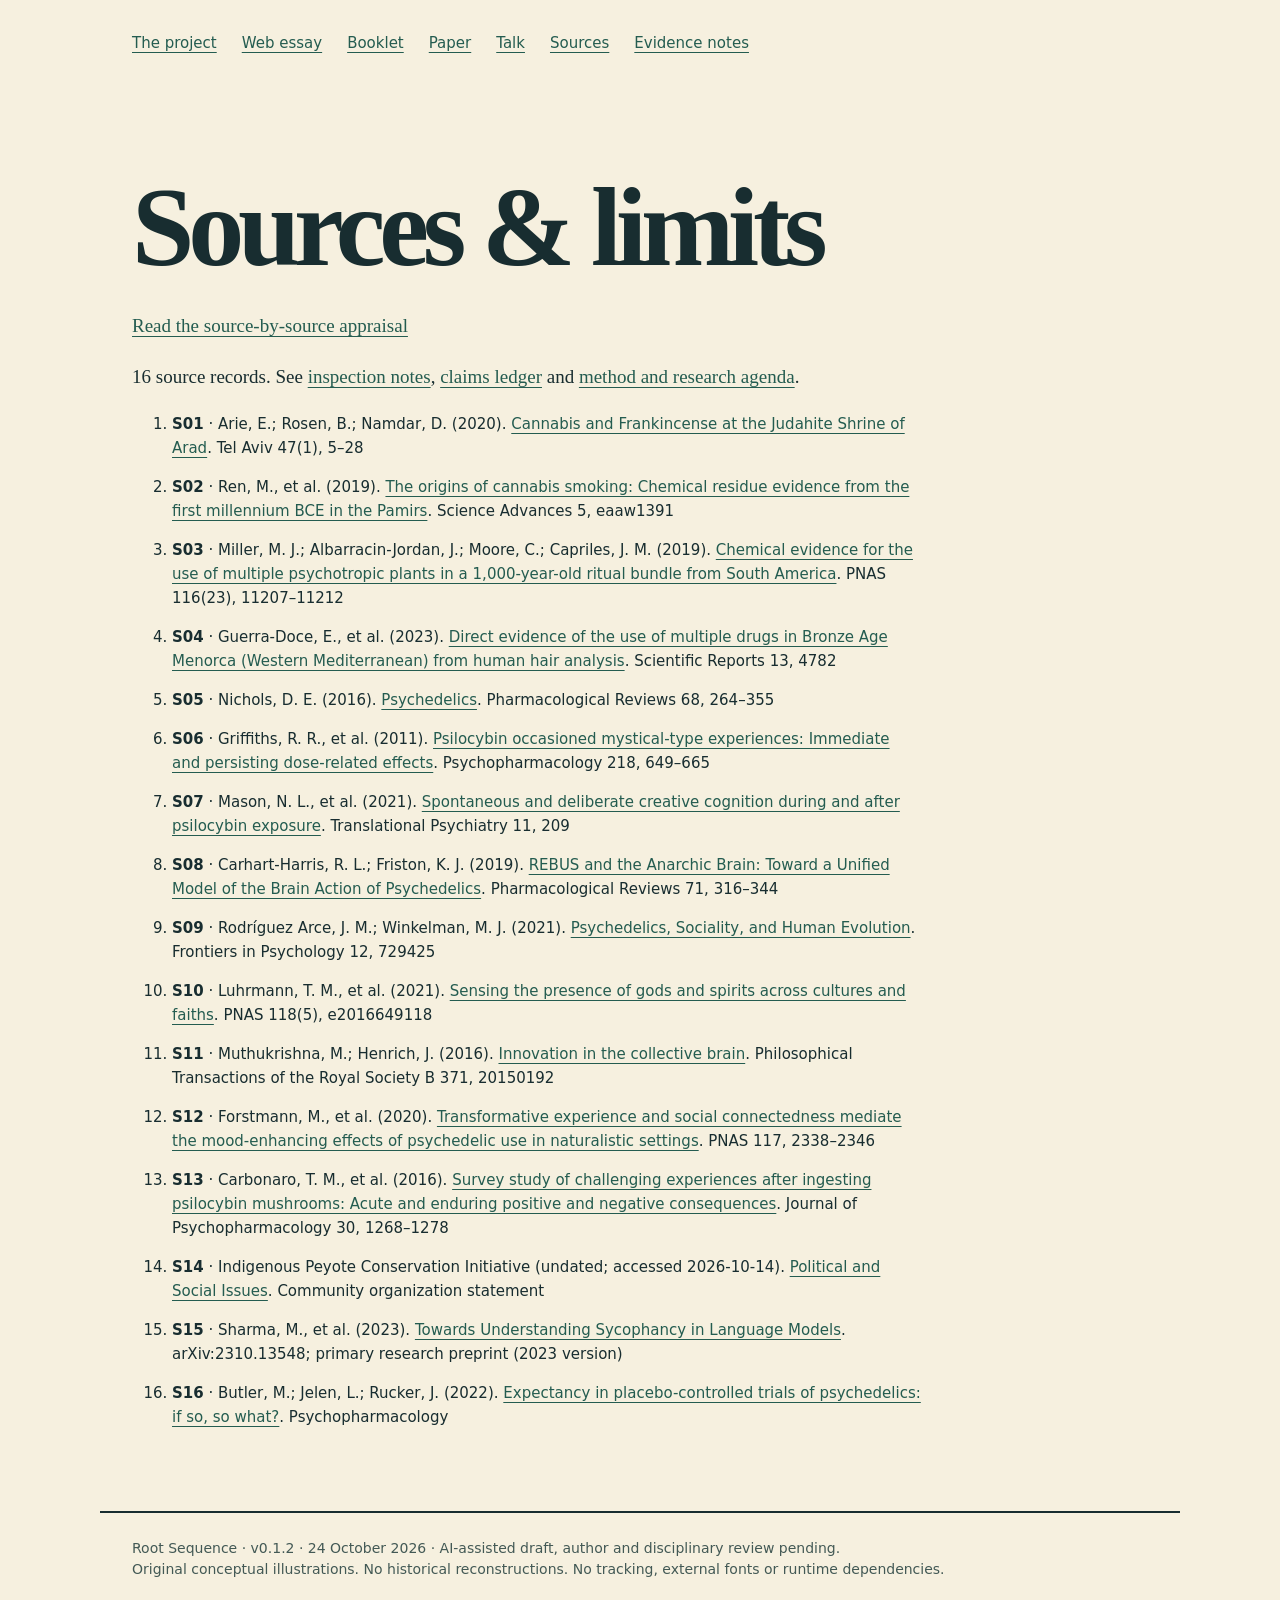
<file: research/the-stoned-age/research/sources.html>
<!doctype html><html lang="en"><head><meta charset="utf-8"><meta name="viewport" content="width=device-width,initial-scale=1"><meta name="description" content="A sourced inquiry into altered states, curiosity, meaning and authority."><title>Sources — The Stoned Age</title><link rel="stylesheet" href="../assets/style.css"></head><body><a class="skip" href="#main">Skip to content</a><header><nav aria-label="Editions"><a href="../index.html">The project</a><a href="../essay/index.html">Web essay</a><a href="../booklet/index.html">Booklet</a><a href="../paper/index.html">Paper</a><a href="../talk/index.html">Talk</a><a href="../research/sources.html">Sources</a><a href="../research/appraisal.html">Evidence notes</a></nav></header><main id="main"><h1>Sources & limits</h1><p><a href="appraisal.html">Read the source-by-source appraisal</a></p><p>16 source records. See <a href="sources.md">inspection notes</a>, <a href="claims.csv">claims ledger</a> and <a href="methods.md">method and research agenda</a>.</p><ol class="refs"><li id="S01"><b>S01</b> · Arie, E.; Rosen, B.; Namdar, D. (2020). <a href="https://cris.biu.ac.il/en/publications/cannabis-and-frankincense-at-the-judahite-shrine-of-arad/">Cannabis and Frankincense at the Judahite Shrine of Arad</a>. Tel Aviv 47(1), 5–28</li><li id="S02"><b>S02</b> · Ren, M., et al. (2019). <a href="https://pure.mpg.de/rest/items/item_3080701/component/file_3080703/content">The origins of cannabis smoking: Chemical residue evidence from the first millennium BCE in the Pamirs</a>. Science Advances 5, eaaw1391</li><li id="S03"><b>S03</b> · Miller, M. J.; Albarracin-Jordan, J.; Moore, C.; Capriles, J. M. (2019). <a href="https://pmc.ncbi.nlm.nih.gov/articles/PMC6561276/">Chemical evidence for the use of multiple psychotropic plants in a 1,000-year-old ritual bundle from South America</a>. PNAS 116(23), 11207–11212</li><li id="S04"><b>S04</b> · Guerra-Doce, E., et al. (2023). <a href="https://www.nature.com/articles/s41598-023-31064-2">Direct evidence of the use of multiple drugs in Bronze Age Menorca (Western Mediterranean) from human hair analysis</a>. Scientific Reports 13, 4782</li><li id="S05"><b>S05</b> · Nichols, D. E. (2016). <a href="https://pmc.ncbi.nlm.nih.gov/articles/PMC4813425/">Psychedelics</a>. Pharmacological Reviews 68, 264–355</li><li id="S06"><b>S06</b> · Griffiths, R. R., et al. (2011). <a href="https://pmc.ncbi.nlm.nih.gov/articles/PMC3308357/">Psilocybin occasioned mystical-type experiences: Immediate and persisting dose-related effects</a>. Psychopharmacology 218, 649–665</li><li id="S07"><b>S07</b> · Mason, N. L., et al. (2021). <a href="https://pmc.ncbi.nlm.nih.gov/articles/PMC8032715/">Spontaneous and deliberate creative cognition during and after psilocybin exposure</a>. Translational Psychiatry 11, 209</li><li id="S08"><b>S08</b> · Carhart-Harris, R. L.; Friston, K. J. (2019). <a href="https://pmc.ncbi.nlm.nih.gov/articles/PMC6588209/">REBUS and the Anarchic Brain: Toward a Unified Model of the Brain Action of Psychedelics</a>. Pharmacological Reviews 71, 316–344</li><li id="S09"><b>S09</b> · Rodríguez Arce, J. M.; Winkelman, M. J. (2021). <a href="https://www.frontiersin.org/journals/psychology/articles/10.3389/fpsyg.2021.729425/full">Psychedelics, Sociality, and Human Evolution</a>. Frontiers in Psychology 12, 729425</li><li id="S10"><b>S10</b> · Luhrmann, T. M., et al. (2021). <a href="https://pmc.ncbi.nlm.nih.gov/articles/PMC7865123/">Sensing the presence of gods and spirits across cultures and faiths</a>. PNAS 118(5), e2016649118</li><li id="S11"><b>S11</b> · Muthukrishna, M.; Henrich, J. (2016). <a href="https://www.michael.muthukrishna.com/wp-content/uploads/2016/08/muthukrishna_henrich_2016.pdf">Innovation in the collective brain</a>. Philosophical Transactions of the Royal Society B 371, 20150192</li><li id="S12"><b>S12</b> · Forstmann, M., et al. (2020). <a href="https://www.crockettlab.org/s/psychadelic-paper-PNAS-rcat.pdf">Transformative experience and social connectedness mediate the mood-enhancing effects of psychedelic use in naturalistic settings</a>. PNAS 117, 2338–2346</li><li id="S13"><b>S13</b> · Carbonaro, T. M., et al. (2016). <a href="https://pmc.ncbi.nlm.nih.gov/articles/PMC5551678/">Survey study of challenging experiences after ingesting psilocybin mushrooms: Acute and enduring positive and negative consequences</a>. Journal of Psychopharmacology 30, 1268–1278</li><li id="S14"><b>S14</b> · Indigenous Peyote Conservation Initiative (undated; accessed 2026-10-14). <a href="https://www.ipci.life/politicalandsocialissues">Political and Social Issues</a>. Community organization statement</li><li id="S15"><b>S15</b> · Sharma, M., et al. (2023). <a href="https://arxiv.org/abs/2310.13548v1">Towards Understanding Sycophancy in Language Models</a>. arXiv:2310.13548; primary research preprint (2023 version)</li><li id="S16"><b>S16</b> · Butler, M.; Jelen, L.; Rucker, J. (2022). <a href="https://pmc.ncbi.nlm.nih.gov/articles/PMC9481484/">Expectancy in placebo-controlled trials of psychedelics: if so, so what?</a>. Psychopharmacology</li></ol></main><footer class="meta rule">Root Sequence · v0.1.2 · 24 October 2026 · AI-assisted draft, author and disciplinary review pending.<br>Original conceptual illustrations. No historical reconstructions. No tracking, external fonts or runtime dependencies.</footer></body></html>
</file>
<file: research/the-stoned-age/assets/style.css>
*{box-sizing:border-box}html{scroll-behavior:smooth}body{margin:0;background:#f6f0df;color:#182d30;font:19px/1.7 Georgia,serif}a{color:#245c50;text-underline-offset:4px}a:focus-visible,button:focus-visible,summary:focus-visible{outline:3px solid #bd461f;outline-offset:5px}header,main,footer{max-width:1080px;margin:auto;padding:32px}nav{display:flex;flex-wrap:wrap;gap:12px 25px;font:15px/1.5 system-ui}h1{font-size:clamp(54px,10vw,112px);line-height:.95;letter-spacing:-.055em;max-width:850px;margin:55px 0 30px}h2{font-size:clamp(28px,4vw,44px);line-height:1.18;letter-spacing:-.025em;margin-top:65px}h3{font-size:23px}p,li{max-width:750px}.eyebrow{font:13px/1.4 system-ui;text-transform:uppercase;letter-spacing:.14em;color:#93401f}.deck{font-size:27px;max-width:760px}img{width:100%;height:auto;display:block;margin:35px 0}figure{margin:0}figcaption,.meta{font:14px/1.5 system-ui;color:#435955}.rule{border-top:2px solid #182d30;margin-top:35px;padding-top:25px}.skip{position:absolute;left:-9999px}.skip:focus{left:20px;top:10px;background:white;padding:10px}.editions{display:grid;grid-template-columns:1fr 1fr;gap:25px}.editions a{display:block;border-top:2px solid;padding:18px 0}.refs{font:15px/1.6 system-ui}.refs li{margin-bottom:15px;overflow-wrap:anywhere}.chapter{break-before:page;border-top:1px solid #b6bdac;padding-top:20px;margin-top:40px}.slide{min-height:85vh;border-top:2px solid #326b5c;padding:30px 0}.slide h2{margin-top:15px}.slide img{max-width:800px}details{font:16px/1.6 system-ui;margin:20px 0}table{border-collapse:collapse;font:15px/1.5 system-ui}td,th{padding:10px;border:1px solid #b6bdac;text-align:left}blockquote{border-left:4px solid #bd461f;padding-left:20px}code{font-size:.85em}@media(max-width:600px){header,main,footer{padding:22px}body{font-size:18px}.editions{grid-template-columns:1fr}nav{gap:10px 15px}}@media(prefers-reduced-motion:reduce){html{scroll-behavior:auto}}@media print{nav,.skip{display:none}body{background:white;font-size:11pt}header,main,footer{padding:0}h1{font-size:45pt}h2{font-size:24pt}a{color:inherit}img{max-height:65mm}.slide{page-break-after:always;min-height:0}.slide details{display:none}}
</file>
